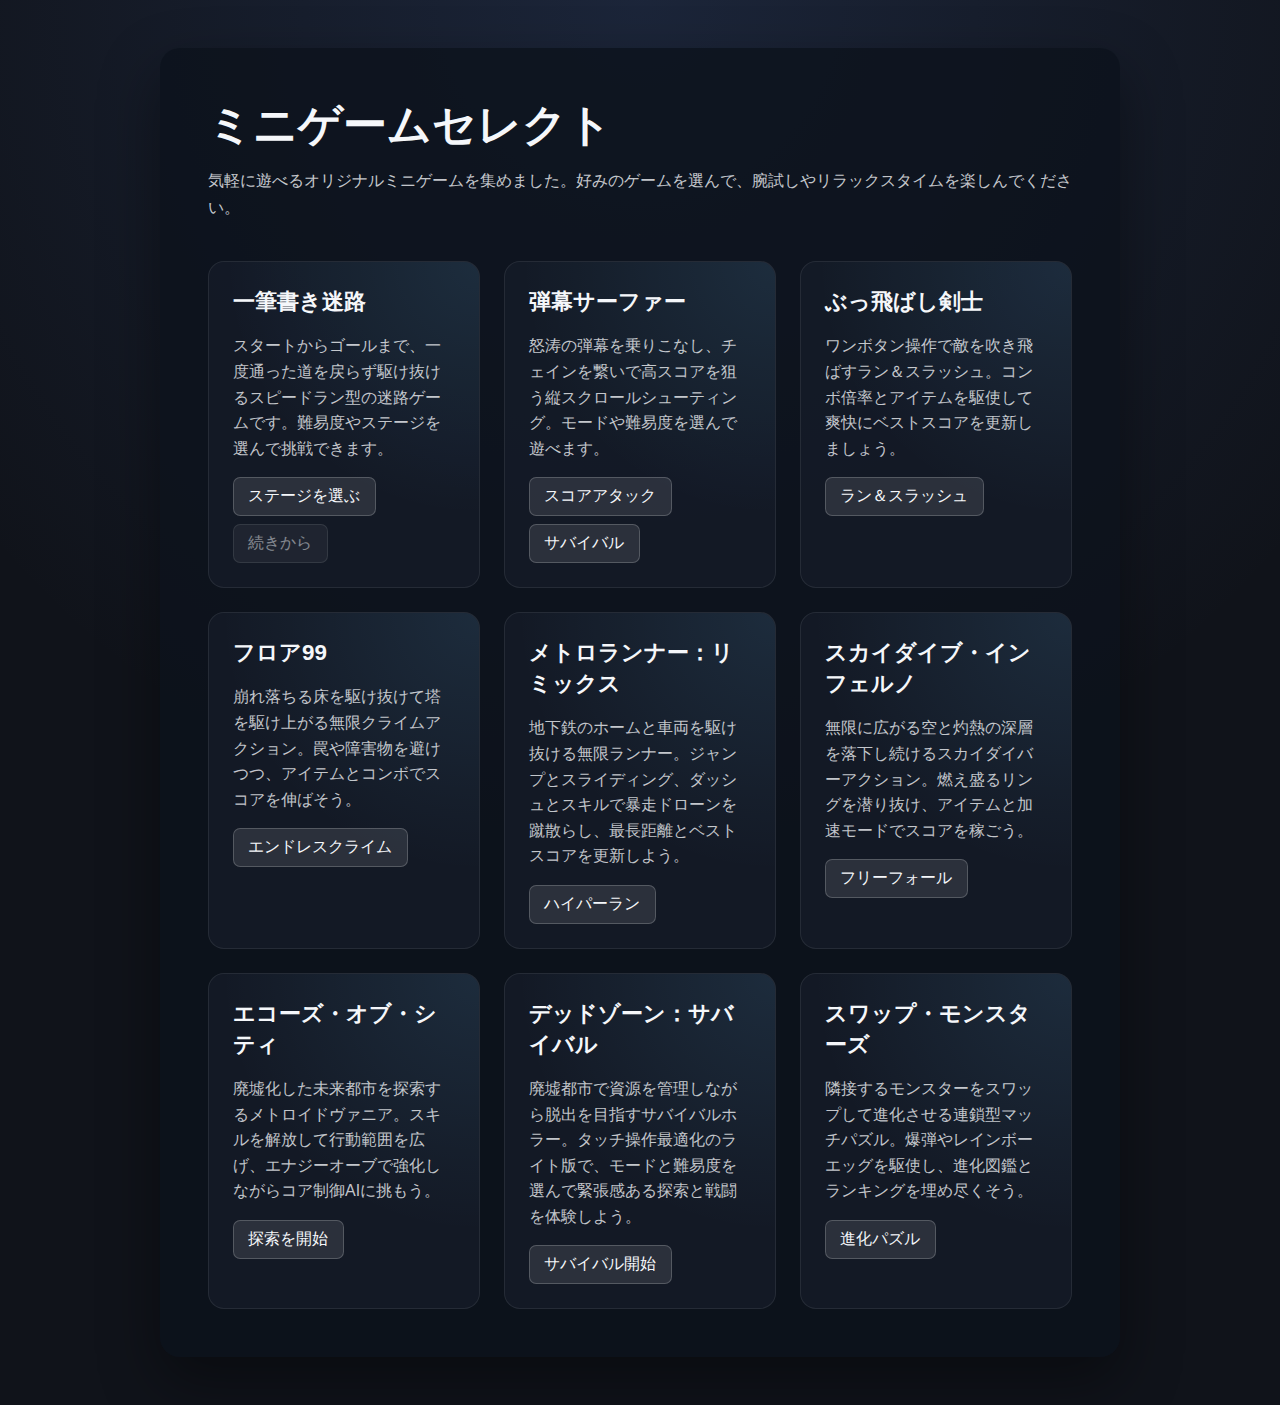
<file: index.html>
<!DOCTYPE html>
<html lang="ja">
<head>
  <meta charset="utf-8" />
  <meta name="viewport" content="width=device-width, initial-scale=1.0, maximum-scale=1.0, user-scalable=no" />
  <title>ミニゲームセレクト</title>
  <style>
    :root {
      color-scheme: dark light;
      --bg: #10131a;
      --panel: rgba(20, 27, 39, 0.85);
      --accent: #6cf;
      --text: #f5f7fa;
      --safe-top: env(safe-area-inset-top, 0px);
      --safe-right: env(safe-area-inset-right, 0px);
      --safe-bottom: env(safe-area-inset-bottom, 0px);
      --safe-left: env(safe-area-inset-left, 0px);
      --page-padding: clamp(1.5rem, 4vw, 3rem);
      font-family: 'Segoe UI', 'Hiragino Sans', sans-serif;
    }
    * { box-sizing: border-box; }
    body {
      margin: 0;
      min-height: 100vh;
      min-height: 100dvh;
      display: flex;
      justify-content: center;
      align-items: center;
      padding: var(--page-padding);
      padding-top: calc(var(--page-padding) + var(--safe-top));
      padding-bottom: calc(var(--page-padding) + var(--safe-bottom));
      padding-left: calc(var(--page-padding) + var(--safe-left));
      padding-right: calc(var(--page-padding) + var(--safe-right));
      background: radial-gradient(circle at top, rgba(80,120,200,0.18), transparent 55%), var(--bg);
      color: var(--text);
    }
    .menu-screen {
      width: min(960px, 100%);
      background: rgba(12,18,28,0.82);
      border-radius: 1.25rem;
      box-shadow: 0 24px 60px rgba(0,0,0,0.4);
      display: flex;
      justify-content: center;
    }
    .menu-content {
      width: 100%;
      padding: clamp(2rem, 5vw, 3rem);
      display: flex;
      flex-direction: column;
      gap: clamp(1.5rem, 4vw, 2.5rem);
    }
    .menu-header h1 {
      margin: 0 0 0.75rem;
      font-size: clamp(2rem, 4vw, 2.75rem);
    }
    .menu-header p {
      margin: 0;
      line-height: 1.7;
      color: rgba(245,247,250,0.8);
    }
    .menu-grid {
      display: grid;
      grid-template-columns: repeat(auto-fit, minmax(240px, 1fr));
      gap: 1.5rem;
    }
    .menu-card {
      background: rgba(20,27,39,0.9);
      border-radius: 1rem;
      padding: 1.5rem;
      display: flex;
      flex-direction: column;
      gap: 1rem;
      border: 1px solid rgba(255,255,255,0.08);
      position: relative;
      overflow: hidden;
    }
    .menu-card::before {
      content: '';
      position: absolute;
      inset: 0;
      background: radial-gradient(circle at top right, rgba(110,200,255,0.18), transparent 60%);
      opacity: 0.6;
      pointer-events: none;
      z-index: 0;
    }
    .menu-card > * {
      position: relative;
      z-index: 1;
    }
    .menu-card h2 {
      margin: 0;
      font-size: 1.4rem;
    }
    .menu-card p {
      margin: 0;
      line-height: 1.6;
      color: rgba(245,247,250,0.78);
    }
    .menu-actions {
      display: flex;
      flex-wrap: wrap;
      gap: 0.5rem;
    }
    button {
      font: inherit;
      border-radius: 0.45rem;
      border: 1px solid rgba(255,255,255,0.2);
      background: rgba(255,255,255,0.1);
      color: inherit;
      padding: 0.5rem 0.9rem;
      cursor: pointer;
      transition: transform 0.1s ease, background 0.2s ease;
    }
    button:hover:not(:disabled) { background: rgba(255,255,255,0.2); }
    button:active:not(:disabled) { transform: scale(0.97); }
    button:disabled {
      cursor: not-allowed;
      opacity: 0.5;
    }
    @media (max-width: 640px) {
      body {
        justify-content: flex-start;
        align-items: stretch;
      }
      .menu-actions {
        width: 100%;
      }
      button {
        flex: 1;
      }
    }
  </style>
</head>
<body>
  <div class="menu-screen" id="menuScreen">
    <div class="menu-content">
      <div class="menu-header">
        <h1>ミニゲームセレクト</h1>
        <p>気軽に遊べるオリジナルミニゲームを集めました。好みのゲームを選んで、腕試しやリラックスタイムを楽しんでください。</p>
      </div>
      <div class="menu-grid">
        <article class="menu-card">
          <h2>一筆書き迷路</h2>
          <p>スタートからゴールまで、一度通った道を戻らず駆け抜けるスピードラン型の迷路ゲームです。難易度やステージを選んで挑戦できます。</p>
          <div class="menu-actions">
            <button id="menuStartBtn" type="button">ステージを選ぶ</button>
            <button id="menuContinueBtn" type="button" aria-disabled="true" disabled>続きから</button>
          </div>
        </article>
        <article class="menu-card">
          <h2>弾幕サーファー</h2>
          <p>怒涛の弾幕を乗りこなし、チェインを繋いで高スコアを狙う縦スクロールシューティング。モードや難易度を選んで遊べます。</p>
          <div class="menu-actions">
            <button id="menuShooterScoreBtn" type="button">スコアアタック</button>
            <button id="menuShooterSurvivalBtn" type="button">サバイバル</button>
          </div>
        </article>
        <article class="menu-card">
          <h2>ぶっ飛ばし剣士</h2>
          <p>ワンボタン操作で敵を吹き飛ばすラン＆スラッシュ。コンボ倍率とアイテムを駆使して爽快にベストスコアを更新しましょう。</p>
          <div class="menu-actions">
            <button id="menuBladeBtn" type="button">ラン＆スラッシュ</button>
          </div>
        </article>
        <article class="menu-card">
          <h2>フロア99</h2>
          <p>崩れ落ちる床を駆け抜けて塔を駆け上がる無限クライムアクション。罠や障害物を避けつつ、アイテムとコンボでスコアを伸ばそう。</p>
          <div class="menu-actions">
            <button id="menuTowerBtn" type="button">エンドレスクライム</button>
          </div>
        </article>
        <article class="menu-card">
          <h2>メトロランナー：リミックス</h2>
          <p>地下鉄のホームと車両を駆け抜ける無限ランナー。ジャンプとスライディング、ダッシュとスキルで暴走ドローンを蹴散らし、最長距離とベストスコアを更新しよう。</p>
          <div class="menu-actions">
            <button id="menuRunnerBtn" type="button">ハイパーラン</button>
          </div>
        </article>
        <article class="menu-card">
          <h2>スカイダイブ・インフェルノ</h2>
          <p>無限に広がる空と灼熱の深層を落下し続けるスカイダイバーアクション。燃え盛るリングを潜り抜け、アイテムと加速モードでスコアを稼ごう。</p>
          <div class="menu-actions">
            <button id="menuSkydiveBtn" type="button">フリーフォール</button>
          </div>
        </article>
        <article class="menu-card">
          <h2>エコーズ・オブ・シティ</h2>
          <p>廃墟化した未来都市を探索するメトロイドヴァニア。スキルを解放して行動範囲を広げ、エナジーオーブで強化しながらコア制御AIに挑もう。</p>
          <div class="menu-actions">
            <button id="menuEchoesBtn" type="button">探索を開始</button>
          </div>
        </article>
        <article class="menu-card">
          <h2>デッドゾーン：サバイバル</h2>
          <p>廃墟都市で資源を管理しながら脱出を目指すサバイバルホラー。タッチ操作最適化のライト版で、モードと難易度を選んで緊張感ある探索と戦闘を体験しよう。</p>
          <div class="menu-actions">
            <button id="menuDeadzoneBtn" type="button">サバイバル開始</button>
          </div>
        </article>
        <article class="menu-card">
          <h2>スワップ・モンスターズ</h2>
          <p>隣接するモンスターをスワップして進化させる連鎖型マッチパズル。爆弾やレインボーエッグを駆使し、進化図鑑とランキングを埋め尽くそう。</p>
          <div class="menu-actions">
            <button id="menuSwapBtn" type="button">進化パズル</button>
          </div>
        </article>
      </div>
    </div>
  </div>
  <script>
  (() => {
    const startBtn = document.getElementById('menuStartBtn');
    const continueBtn = document.getElementById('menuContinueBtn');
    const scoreBtn = document.getElementById('menuShooterScoreBtn');
    const survivalBtn = document.getElementById('menuShooterSurvivalBtn');
    const bladeBtn = document.getElementById('menuBladeBtn');
    const towerBtn = document.getElementById('menuTowerBtn');
    const runnerBtn = document.getElementById('menuRunnerBtn');
    const skydiveBtn = document.getElementById('menuSkydiveBtn');
    const echoesBtn = document.getElementById('menuEchoesBtn');
    const deadzoneBtn = document.getElementById('menuDeadzoneBtn');
    const swapBtn = document.getElementById('menuSwapBtn');

    function getContinueData() {
      try {
        const data = JSON.parse(localStorage.getItem('osm_continue'));
        if (!data || typeof data !== 'object') return null;
        if (!data.difficulty || typeof data.stage === 'undefined') return null;
        return data;
      } catch (err) {
        return null;
      }
    }

    function updateContinue() {
      if (!continueBtn) return;
      const hasData = !!getContinueData();
      continueBtn.disabled = !hasData;
      continueBtn.setAttribute('aria-disabled', hasData ? 'false' : 'true');
    }

    if (startBtn) {
      startBtn.addEventListener('click', () => {
        window.location.href = 'maze.html';
      });
    }

    if (continueBtn) {
      continueBtn.addEventListener('click', () => {
        if (!continueBtn.disabled) {
          window.location.href = 'maze.html?continue=1';
        }
      });
    }

    if (scoreBtn) {
      scoreBtn.addEventListener('click', () => {
        window.location.href = 'shooter.html?mode=score&autostart=1';
      });
    }

    if (survivalBtn) {
      survivalBtn.addEventListener('click', () => {
        window.location.href = 'shooter.html?mode=survival&autostart=1';
      });
    }

    if (bladeBtn) {
      bladeBtn.addEventListener('click', () => {
        window.location.href = 'swordsman.html';
      });
    }

    if (towerBtn) {
      towerBtn.addEventListener('click', () => {
        window.location.href = 'floor99.html';
      });
    }

    if (runnerBtn) {
      runnerBtn.addEventListener('click', () => {
        window.location.href = 'metrorunner.html';
      });
    }

    if (skydiveBtn) {
      skydiveBtn.addEventListener('click', () => {
        window.location.href = 'skydive.html';
      });
    }

    if (echoesBtn) {
      echoesBtn.addEventListener('click', () => {
        window.location.href = 'echoes.html';
      });
    }

    if (deadzoneBtn) {
      deadzoneBtn.addEventListener('click', () => {
        window.location.href = 'deadzone.html';
      });
    }

    if (swapBtn) {
      swapBtn.addEventListener('click', () => {
        window.location.href = 'swapmonsters.html';
      });
    }

    updateContinue();
    window.addEventListener('storage', updateContinue);
  })();
  </script>
</body>
</html>
</file>
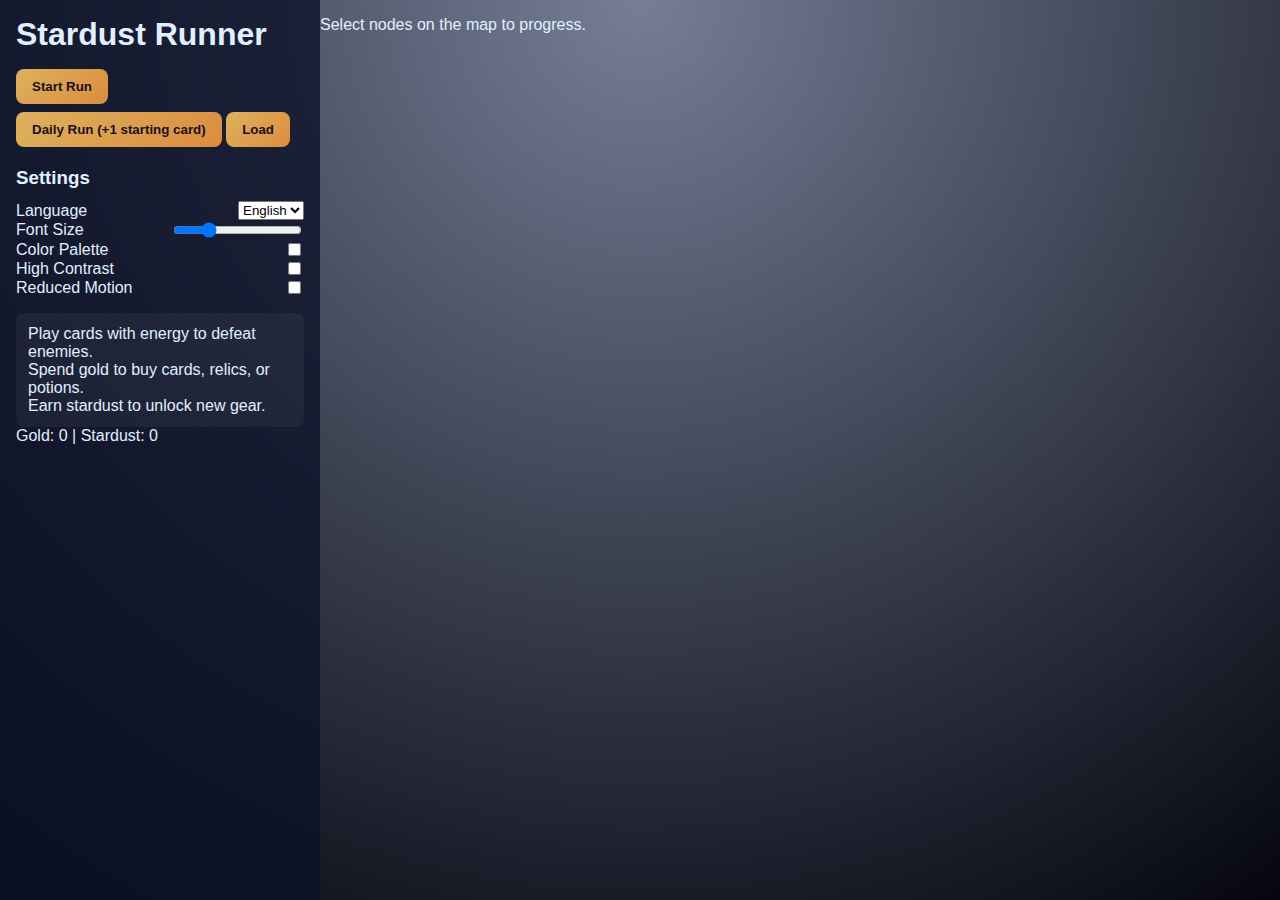
<file: stardust/index.html>
<!DOCTYPE html>
<html lang="en">
<head>
  <meta charset="UTF-8" />
  <title>Stardust Runner</title>
  <meta name="viewport" content="width=device-width, initial-scale=1" />
  <link rel="stylesheet" href="styles.css" />
</head>
<body>
  <main>
    <aside id="sidebar">
      <h1 id="title">Stardust Runner</h1>
      <div class="settings-group">
        <button id="start-btn"></button>
        <button id="daily-btn"></button>
        <button id="load-btn"></button>
      </div>
      <div class="settings-group">
        <h3 id="settings-title"></h3>
        <div class="label-row">
          <label for="language-select" id="language-label"></label>
          <select id="language-select">
            <option value="en">English</option>
            <option value="ja">日本語</option>
          </select>
        </div>
        <div class="label-row">
          <label for="font-range" id="font-label"></label>
          <input type="range" id="font-range" min="14" max="22" step="1" value="16" />
        </div>
        <div class="label-row">
          <label for="palette-toggle" id="palette-label"></label>
          <input type="checkbox" id="palette-toggle" />
        </div>
        <div class="label-row">
          <label for="contrast-toggle" id="contrast-label"></label>
          <input type="checkbox" id="contrast-toggle" />
        </div>
        <div class="label-row">
          <label for="motion-toggle" id="motion-label"></label>
          <input type="checkbox" id="motion-toggle" />
        </div>
      </div>
      <div id="tutorial"></div>
      <div id="meta"></div>
    </aside>
    <section id="content">
      <div id="scene"></div>
      <div class="toast" id="toast"></div>
    </section>
  </main>
  <script type="module" src="src/main.js"></script>
</body>
</html>
</file>
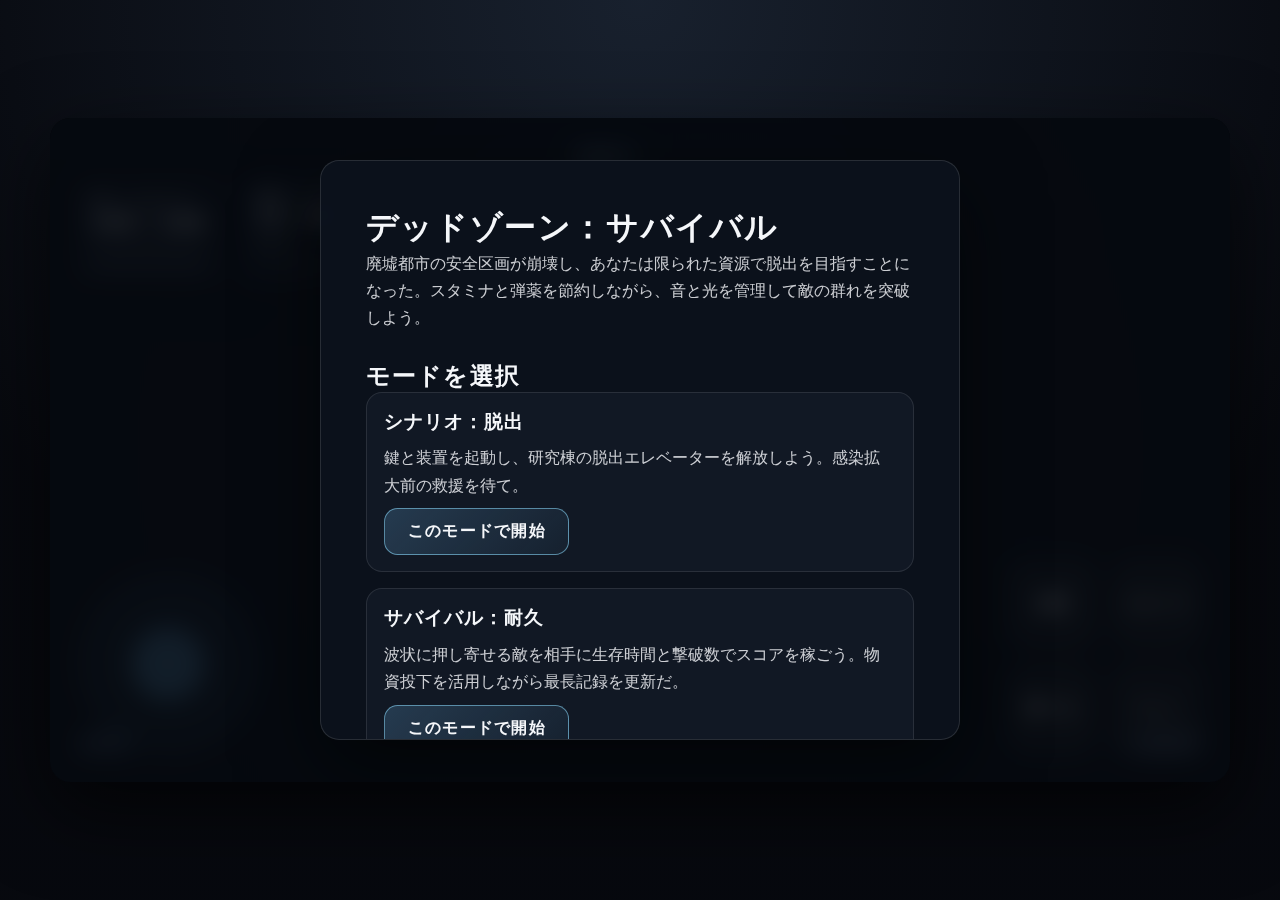
<file: deadzone.html>
<!DOCTYPE html>
<html lang="ja">
<head>
  <meta charset="utf-8" />
  <meta name="viewport" content="width=device-width, initial-scale=1.0, maximum-scale=1.0, user-scalable=no" />
  <title>デッドゾーン：サバイバル</title>
  <style>
    :root {
      color-scheme: dark;
      font-family: "Segoe UI", "Hiragino Sans", system-ui, sans-serif;
      --bg: radial-gradient(circle at top, rgba(28, 42, 64, 0.6), rgba(6, 8, 14, 0.92) 70%);
      --panel: rgba(12, 16, 24, 0.86);
      --panel-border: rgba(255, 255, 255, 0.12);
      --accent: #8cf;
      --accent-strong: #50c8ff;
      --danger: #ff5967;
      --safe-top: env(safe-area-inset-top, 0px);
      --safe-right: env(safe-area-inset-right, 0px);
      --safe-bottom: env(safe-area-inset-bottom, 0px);
      --safe-left: env(safe-area-inset-left, 0px);
      --page-padding: clamp(0.8rem, 3vw, 1.6rem);
    }
    * {
      box-sizing: border-box;
      user-select: none;
    }
    body {
      margin: 0;
      min-height: 100vh;
      min-height: 100dvh;
      background: var(--bg);
      color: #f5f7fa;
      display: flex;
      align-items: center;
      justify-content: center;
      padding: var(--page-padding);
      padding-top: calc(var(--page-padding) + var(--safe-top));
      padding-bottom: calc(var(--page-padding) + var(--safe-bottom));
      padding-left: calc(var(--page-padding) + var(--safe-left));
      padding-right: calc(var(--page-padding) + var(--safe-right));
      touch-action: none;
    }
    .app-shell {
      position: relative;
      width: min(1180px, 100%);
      aspect-ratio: 16 / 9;
      background: rgba(6, 10, 18, 0.92);
      border-radius: clamp(0.8rem, 1.6vw, 1.4rem);
      overflow: hidden;
      box-shadow: 0 28px 80px rgba(0, 0, 0, 0.65);
      display: flex;
      justify-content: stretch;
      align-items: stretch;
    }
    canvas#gameCanvas {
      flex: 1;
      width: 100%;
      height: 100%;
      display: block;
      background: radial-gradient(circle, rgba(12, 18, 28, 0.6), rgba(4, 6, 10, 0.96));
    }
    .hud-layer {
      position: absolute;
      inset: 0;
      display: flex;
      flex-direction: column;
      justify-content: space-between;
      pointer-events: none;
      padding: clamp(1rem, 3vw, 1.5rem);
    }
    .hud-top {
      display: flex;
      flex-wrap: wrap;
      gap: clamp(0.5rem, 1.2vw, 0.9rem);
      align-items: center;
    }
    .hud-bottom {
      display: flex;
      justify-content: space-between;
      align-items: flex-end;
      flex-wrap: wrap;
      gap: clamp(0.6rem, 1vw, 1.2rem);
    }
    .hud-card {
      pointer-events: auto;
      background: rgba(12, 18, 28, 0.78);
      border-radius: 0.9rem;
      border: 1px solid rgba(255, 255, 255, 0.12);
      padding: 0.65rem 0.9rem;
      min-width: 150px;
      box-shadow: 0 14px 40px rgba(0, 0, 0, 0.4);
    }
    .hud-card h2 {
      margin: 0;
      font-size: 0.85rem;
      letter-spacing: 0.08em;
      text-transform: uppercase;
      color: rgba(255, 255, 255, 0.7);
    }
    .hud-card strong {
      display: block;
      font-size: clamp(0.95rem, 1.8vw, 1.3rem);
      letter-spacing: 0.04em;
    }
    .bar {
      position: relative;
      height: 12px;
      border-radius: 999px;
      background: rgba(255, 255, 255, 0.12);
      overflow: hidden;
      margin-top: 0.4rem;
    }
    .bar span {
      position: absolute;
      inset: 0;
      width: 0%;
      border-radius: inherit;
      transition: width 0.2s ease;
    }
    .bar-health span { background: linear-gradient(90deg, #ff6575, #ff314e); }
    .bar-stamina span { background: linear-gradient(90deg, #66dcff, #3aa7ff); }
    .bar-noise span { background: linear-gradient(90deg, rgba(255, 214, 102, 0.92), rgba(255, 132, 74, 0.9)); }
    .ammo-indicator {
      display: grid;
      grid-template-columns: auto auto;
      gap: 0.25rem 0.75rem;
      margin-top: 0.4rem;
      font-size: 0.78rem;
      letter-spacing: 0.04em;
      color: rgba(255, 255, 255, 0.72);
    }
    .inventory {
      display: flex;
      gap: 0.35rem;
      margin-top: 0.4rem;
      flex-wrap: wrap;
    }
    .inventory-slot {
      width: 36px;
      height: 36px;
      border-radius: 0.6rem;
      background: rgba(255, 255, 255, 0.08);
      border: 1px solid rgba(255, 255, 255, 0.16);
      display: grid;
      place-items: center;
      font-size: 0.8rem;
      letter-spacing: 0.04em;
      color: rgba(255, 255, 255, 0.82);
    }
    .inventory-slot.empty {
      opacity: 0.35;
    }
    .minimap {
      width: clamp(120px, 18vw, 180px);
      height: clamp(120px, 18vw, 180px);
      border-radius: 1rem;
      background: rgba(6, 10, 18, 0.86);
      border: 1px solid rgba(255, 255, 255, 0.12);
      position: relative;
      overflow: hidden;
    }
    canvas#minimapCanvas {
      width: 100%;
      height: 100%;
      display: block;
    }
    .wave-info {
      background: rgba(20, 36, 56, 0.75);
      border-radius: 0.7rem;
      padding: 0.4rem 0.7rem;
      font-size: 0.75rem;
      letter-spacing: 0.05em;
      color: rgba(255, 255, 255, 0.76);
      align-self: flex-start;
    }
    .touch-controls {
      position: absolute;
      inset: 0;
      pointer-events: none;
      padding: clamp(0.9rem, 2.2vw, 1.8rem);
      display: flex;
      justify-content: space-between;
      align-items: flex-end;
      gap: 1rem;
    }
    .thumb-zone {
      pointer-events: auto;
      touch-action: none;
      display: grid;
      place-items: center;
    }
    .joystick {
      position: relative;
      width: clamp(120px, 24vw, 180px);
      height: clamp(120px, 24vw, 180px);
      border-radius: 50%;
      background: radial-gradient(circle, rgba(120, 200, 255, 0.16), rgba(120, 200, 255, 0.05));
      border: 1px solid rgba(120, 200, 255, 0.35);
      backdrop-filter: blur(6px);
    }
    .joystick-handle {
      position: absolute;
      width: 40%;
      height: 40%;
      border-radius: 50%;
      background: rgba(120, 200, 255, 0.5);
      border: 1px solid rgba(120, 200, 255, 0.8);
      transform: translate(-50%, -50%);
      left: 50%;
      top: 50%;
      transition: left 0.1s ease, top 0.1s ease;
    }
    .button-cluster {
      display: grid;
      grid-template-columns: repeat(2, minmax(66px, clamp(70px, 18vw, 90px)));
      grid-auto-rows: minmax(66px, clamp(70px, 18vw, 90px));
      gap: clamp(0.5rem, 1.4vw, 0.9rem);
    }
    .touch-button {
      pointer-events: auto;
      border-radius: 1.4rem;
      border: 1px solid rgba(255, 255, 255, 0.16);
      background: rgba(255, 255, 255, 0.08);
      color: #f5f7fa;
      font-weight: 600;
      letter-spacing: 0.04em;
      font-size: clamp(0.7rem, 1.4vw, 1rem);
      display: flex;
      justify-content: center;
      align-items: center;
      text-align: center;
      padding: 0.5rem;
      backdrop-filter: blur(8px);
    }
    .touch-button.highlight {
      background: rgba(128, 220, 255, 0.35);
      border-color: rgba(128, 220, 255, 0.8);
    }
    .touch-button.small {
      font-size: clamp(0.6rem, 1.2vw, 0.85rem);
      border-radius: 1rem;
    }
    .overlay {
      position: absolute;
      inset: 0;
      display: grid;
      place-items: center;
      background: rgba(6, 10, 16, 0.82);
      backdrop-filter: blur(12px);
      opacity: 0;
      pointer-events: none;
      transition: opacity 0.3s ease;
      padding: clamp(1.4rem, 4vw, 2.6rem);
    }
    .overlay.active {
      opacity: 1;
      pointer-events: auto;
    }
    .panel {
      width: min(640px, 100%);
      background: rgba(12, 18, 28, 0.92);
      border-radius: 1.2rem;
      border: 1px solid rgba(255, 255, 255, 0.12);
      box-shadow: 0 30px 80px rgba(0, 0, 0, 0.55);
      padding: clamp(1.6rem, 4vw, 2.8rem);
      display: flex;
      flex-direction: column;
      gap: clamp(1rem, 3vw, 1.8rem);
      max-height: min(100%, 88vh);
      overflow-y: auto;
      -webkit-overflow-scrolling: touch;
    }
    h1, h2, h3 {
      margin: 0;
      letter-spacing: 0.05em;
    }
    p {
      margin: 0;
      line-height: 1.7;
      color: rgba(245, 247, 250, 0.82);
    }
    .mode-list {
      display: grid;
      gap: 1rem;
    }
    .mode-card {
      background: rgba(18, 26, 38, 0.9);
      border-radius: 1rem;
      border: 1px solid rgba(255, 255, 255, 0.1);
      padding: 1rem 1.1rem;
      display: grid;
      gap: 0.6rem;
    }
    .mode-card button {
      justify-self: flex-start;
    }
    .button-row {
      display: flex;
      flex-wrap: wrap;
      gap: 0.6rem;
    }
    button {
      font: inherit;
      letter-spacing: 0.08em;
      font-weight: 600;
      border-radius: 0.85rem;
      border: 1px solid rgba(140, 220, 255, 0.55);
      padding: 0.75rem 1.4rem;
      background: linear-gradient(135deg, rgba(120, 200, 255, 0.2), rgba(120, 200, 255, 0.05));
      color: #f5f7fa;
      cursor: pointer;
      transition: transform 0.16s ease, background 0.2s ease, box-shadow 0.2s ease;
    }
    button:hover:not(:disabled) {
      background: linear-gradient(135deg, rgba(140, 220, 255, 0.35), rgba(120, 200, 255, 0.12));
    }
    button:active:not(:disabled) {
      transform: scale(0.97);
    }
    button:disabled {
      opacity: 0.5;
      cursor: not-allowed;
    }
    .toggle-row {
      display: grid;
      gap: 0.4rem;
    }
    label.option {
      display: flex;
      justify-content: space-between;
      align-items: center;
      gap: 0.6rem;
      font-size: 0.9rem;
    }
    input[type="range"] {
      width: 100%;
    }
    .results-grid {
      display: grid;
      grid-template-columns: repeat(auto-fit, minmax(180px, 1fr));
      gap: 0.9rem;
    }
    .result-card {
      padding: 0.75rem;
      background: rgba(12, 18, 28, 0.85);
      border-radius: 0.8rem;
      border: 1px solid rgba(255, 255, 255, 0.1);
      display: grid;
      gap: 0.3rem;
    }
    .result-card span {
      font-size: 0.75rem;
      letter-spacing: 0.05em;
      color: rgba(255, 255, 255, 0.68);
    }
    .result-card strong {
      font-size: 1.1rem;
      letter-spacing: 0.04em;
    }
    .badge-row {
      display: flex;
      flex-wrap: wrap;
      gap: 0.4rem;
    }
    .badge {
      padding: 0.3rem 0.6rem;
      background: rgba(120, 200, 255, 0.18);
      border-radius: 999px;
      font-size: 0.7rem;
      letter-spacing: 0.08em;
      color: rgba(245, 247, 250, 0.78);
      border: 1px solid rgba(120, 200, 255, 0.4);
    }
    .tutorial-tip {
      position: absolute;
      max-width: clamp(200px, 40vw, 300px);
      background: rgba(18, 26, 38, 0.9);
      border-radius: 0.8rem;
      border: 1px solid rgba(255, 255, 255, 0.12);
      padding: 0.75rem 1rem;
      box-shadow: 0 16px 40px rgba(0, 0, 0, 0.4);
      color: rgba(245, 247, 250, 0.85);
      backdrop-filter: blur(10px);
      pointer-events: auto;
      animation: fadeIn 0.4s ease;
    }
    .tutorial-tip button {
      margin-top: 0.6rem;
      padding: 0.55rem 1rem;
      font-size: 0.75rem;
    }
    @keyframes fadeIn {
      from { opacity: 0; transform: translateY(12px); }
      to { opacity: 1; transform: translateY(0); }
    }
    @media (max-width: 720px) {
      body { padding: 0; }
      .app-shell {
        border-radius: 0;
        width: 100vw;
        height: 100vh;
        aspect-ratio: auto;
      }
      .hud-layer {
        padding: 1rem;
      }
      .hud-card { min-width: unset; }
      .touch-controls { padding: 1rem; }
      .button-cluster { grid-template-columns: repeat(2, minmax(62px, 28vw)); }
    }
  </style>
</head>
<body>
  <div class="app-shell" id="appShell">
    <canvas id="gameCanvas" width="1280" height="720" aria-label="ゲーム画面"></canvas>
    <div class="hud-layer" aria-live="polite">
      <div class="hud-top">
        <div class="hud-card" id="healthCard">
          <h2>HP / スタミナ</h2>
          <strong id="healthText">100 / 100</strong>
          <div class="bar bar-health"><span id="healthBar"></span></div>
          <div class="bar bar-stamina"><span id="staminaBar"></span></div>
        </div>
        <div class="hud-card" id="ammoCard">
          <h2>弾薬 / スコア</h2>
          <strong id="ammoText">15 / 45</strong>
          <div class="ammo-indicator">
            <div>命中率</div><div id="accuracyText">0%</div>
            <div>ヘッドショット</div><div id="headshotText">0</div>
          </div>
        </div>
        <div class="hud-card" id="inventoryCard">
          <h2>所持品</h2>
          <div class="inventory" id="inventorySlots"></div>
        </div>
        <div class="wave-info" id="objectiveInfo">準備完了</div>
        <div class="minimap">
          <canvas id="minimapCanvas" width="180" height="180" aria-hidden="true"></canvas>
        </div>
      </div>
      <div class="hud-bottom">
        <div class="wave-info" id="timerInfo">00:00</div>
        <div class="wave-info" id="difficultyInfo">NORMAL</div>
      </div>
    </div>
    <div class="touch-controls" id="touchControls" aria-hidden="true">
      <div class="thumb-zone" id="leftThumb">
        <div class="joystick" id="joystick">
          <div class="joystick-handle" id="joystickHandle"></div>
        </div>
      </div>
      <div class="thumb-zone" id="rightThumb">
        <div class="button-cluster" id="buttonCluster">
          <div class="touch-button" id="shootButton">射撃</div>
          <div class="touch-button" id="reloadButton">リロード</div>
          <div class="touch-button" id="actionButton">調べる</div>
          <div class="touch-button small" id="lightButton">ライト</div>
        </div>
      </div>
    </div>
    <div class="overlay active" id="startOverlay" role="dialog" aria-modal="true">
      <div class="panel">
        <header>
          <h1>デッドゾーン：サバイバル</h1>
          <p>廃墟都市の安全区画が崩壊し、あなたは限られた資源で脱出を目指すことになった。スタミナと弾薬を節約しながら、音と光を管理して敵の群れを突破しよう。</p>
        </header>
        <section>
          <h2>モードを選択</h2>
          <div class="mode-list">
            <article class="mode-card">
              <h3>シナリオ：脱出</h3>
              <p>鍵と装置を起動し、研究棟の脱出エレベーターを解放しよう。感染拡大前の救援を待て。</p>
              <div class="button-row">
                <button data-mode="scenario">このモードで開始</button>
              </div>
            </article>
            <article class="mode-card">
              <h3>サバイバル：耐久</h3>
              <p>波状に押し寄せる敵を相手に生存時間と撃破数でスコアを稼ごう。物資投下を活用しながら最長記録を更新だ。</p>
              <div class="button-row">
                <button data-mode="survival">このモードで開始</button>
              </div>
            </article>
          </div>
        </section>
        <section>
          <h2>難易度</h2>
          <div class="button-row" id="difficultyButtons">
            <button data-difficulty="easy">EASY</button>
            <button data-difficulty="normal" class="active">NORMAL</button>
            <button data-difficulty="hard">HARD</button>
          </div>
        </section>
        <section class="toggle-row">
          <label class="option">照準アシスト強度 <input type="range" id="aimSlider" min="0" max="1" step="0.1" value="0.6" /></label>
          <label class="option">触覚フィードバック <input type="checkbox" id="vibrationToggle" checked /></label>
          <label class="option">片手モード <input type="checkbox" id="oneHandToggle" /></label>
          <label class="option">品質プリセット
            <select id="qualitySelect">
              <option value="high">高</option>
              <option value="medium" selected>中</option>
              <option value="low">低</option>
            </select>
          </label>
        </section>
        <section>
          <div class="button-row">
            <button id="continueButton" disabled>続きから</button>
            <button id="clearRecordsButton">記録をリセット</button>
          </div>
        </section>
      </div>
    </div>
    <div class="overlay" id="pauseOverlay" role="dialog" aria-modal="true" aria-hidden="true">
      <div class="panel">
        <h2>ポーズ</h2>
        <p>タッチまたはキーボードで操作を再開できます。戦術を見直し、資源を節約しよう。</p>
        <div class="button-row">
          <button id="resumeButton">再開</button>
          <button id="restartButton">やり直す</button>
          <button id="returnButton">メニューに戻る</button>
        </div>
        <section class="toggle-row">
          <label class="option">照準アシスト <input type="range" id="pauseAimSlider" min="0" max="1" step="0.1" /></label>
          <label class="option">スクリーンシェイク <input type="range" id="shakeSlider" min="0" max="1" step="0.1" value="0.6" /></label>
          <label class="option">UI左右反転 <input type="checkbox" id="swapUiToggle" /></label>
          <label class="option">ブラー抑制 <input type="checkbox" id="blurToggle" /></label>
        </section>
      </div>
    </div>
    <div class="overlay" id="resultOverlay" role="dialog" aria-modal="true" aria-hidden="true">
      <div class="panel">
        <header>
          <h2 id="resultTitle">リザルト</h2>
          <p id="resultSubtitle">スコアの詳細を確認しよう。</p>
        </header>
        <section class="results-grid">
          <div class="result-card"><span>総合スコア</span><strong id="resultScore">0</strong></div>
          <div class="result-card"><span>生存時間</span><strong id="resultTime">00:00</strong></div>
          <div class="result-card"><span>撃破数</span><strong id="resultKills">0</strong></div>
          <div class="result-card"><span>命中率</span><strong id="resultAccuracy">0%</strong></div>
          <div class="result-card"><span>最大連続ヘッドショット</span><strong id="resultStreak">0</strong></div>
          <div class="result-card"><span>探索率</span><strong id="resultExplore">0%</strong></div>
        </section>
        <section>
          <h3>取得ボーナス</h3>
          <div class="badge-row" id="resultBadges"></div>
        </section>
        <section>
          <h3>ベスト記録</h3>
          <p id="resultBest">-</p>
        </section>
        <div class="button-row">
          <button id="resultRetry">再挑戦</button>
          <button id="resultMenu">メニューへ戻る</button>
        </div>
      </div>
    </div>
    <div class="tutorial-tip" id="tutorialTip" hidden>
      <p id="tutorialText">移動：左のバーチャルスティックをドラッグ。</p>
      <button id="tutorialNext">次へ</button>
    </div>
  </div>
  <script>
  (() => {
    const canvas = document.getElementById('gameCanvas');
    const ctx = canvas.getContext('2d');
    const minimapCanvas = document.getElementById('minimapCanvas');
    const minimapCtx = minimapCanvas.getContext('2d');
    const appShell = document.getElementById('appShell');

    const startOverlay = document.getElementById('startOverlay');
    const pauseOverlay = document.getElementById('pauseOverlay');
    const resultOverlay = document.getElementById('resultOverlay');
    const tutorialTip = document.getElementById('tutorialTip');

    const aimSlider = document.getElementById('aimSlider');
    const pauseAimSlider = document.getElementById('pauseAimSlider');
    const vibrationToggle = document.getElementById('vibrationToggle');
    const oneHandToggle = document.getElementById('oneHandToggle');
    const qualitySelect = document.getElementById('qualitySelect');
    const shakeSlider = document.getElementById('shakeSlider');
    const swapUiToggle = document.getElementById('swapUiToggle');
    const blurToggle = document.getElementById('blurToggle');

    const healthBar = document.getElementById('healthBar');
    const staminaBar = document.getElementById('staminaBar');
    const ammoText = document.getElementById('ammoText');
    const healthText = document.getElementById('healthText');
    const accuracyText = document.getElementById('accuracyText');
    const headshotText = document.getElementById('headshotText');
    const objectiveInfo = document.getElementById('objectiveInfo');
    const timerInfo = document.getElementById('timerInfo');
    const difficultyInfo = document.getElementById('difficultyInfo');
    const inventorySlots = document.getElementById('inventorySlots');

    const joystick = document.getElementById('joystick');
    const joystickHandle = document.getElementById('joystickHandle');
    const shootButton = document.getElementById('shootButton');
    const reloadButton = document.getElementById('reloadButton');
    const actionButton = document.getElementById('actionButton');
    const lightButton = document.getElementById('lightButton');
    const touchControls = document.getElementById('touchControls');
    const rightThumb = document.getElementById('rightThumb');
    const leftThumb = document.getElementById('leftThumb');

    const resumeButton = document.getElementById('resumeButton');
    const restartButton = document.getElementById('restartButton');
    const returnButton = document.getElementById('returnButton');
    const tutorialNext = document.getElementById('tutorialNext');

    const resultTitle = document.getElementById('resultTitle');
    const resultSubtitle = document.getElementById('resultSubtitle');
    const resultScore = document.getElementById('resultScore');
    const resultTime = document.getElementById('resultTime');
    const resultKills = document.getElementById('resultKills');
    const resultAccuracy = document.getElementById('resultAccuracy');
    const resultStreak = document.getElementById('resultStreak');
    const resultExplore = document.getElementById('resultExplore');
    const resultBadges = document.getElementById('resultBadges');
    const resultBest = document.getElementById('resultBest');
    const resultRetry = document.getElementById('resultRetry');
    const resultMenu = document.getElementById('resultMenu');

    const continueButton = document.getElementById('continueButton');
    const clearRecordsButton = document.getElementById('clearRecordsButton');

    const difficultyButtons = Array.from(document.querySelectorAll('#difficultyButtons button'));
    let selectedDifficulty = 'normal';
    difficultyButtons.forEach(btn => {
      btn.addEventListener('click', () => {
        selectedDifficulty = btn.dataset.difficulty;
        difficultyButtons.forEach(b => b.classList.toggle('active', b === btn));
        difficultyInfo.textContent = selectedDifficulty.toUpperCase();
      });
    });

    const state = {
      scene: 'menu',
      mode: 'scenario',
      difficulty: 'normal',
      running: false,
      lastTimestamp: 0,
      delta: 0,
      time: 0,
      survivalTime: 0,
      headshotStreak: 0,
      bestHeadshotStreak: 0,
      kills: 0,
      shotsFired: 0,
      shotsHit: 0,
      exploredCells: 0,
      totalCells: 1,
      wave: 0,
      noiseLevel: 0,
      lightOn: false,
      paused: false,
      inventoryHinted: false,
      tutorialStep: 0,
      autopause: false,
      quality: 'medium',
      aimAssist: 0.6,
      touchAvailable: 'ontouchstart' in window || navigator.maxTouchPoints > 0,
      gyroOffsetX: 0,
      gyroOffsetY: 0,
      bossIntroduced: false,
      records: {},
      pendingSave: null,
      mapSeed: Math.random() * 1e9 | 0,
    };

    const player = {
      x: 640,
      y: 360,
      angle: 0,
      speed: 0,
      vx: 0,
      vy: 0,
      radius: 18,
      health: 100,
      maxHealth: 100,
      stamina: 100,
      maxStamina: 100,
      staminaRecovery: 18,
      dashCooldown: 0,
      dashWindow: 0,
      dashVector: { x: 0, y: 0 },
      ammo: 12,
      clip: 12,
      maxClip: 12,
      reserve: 48,
      reloadTime: 1.2,
      reloadTimer: 0,
      reloading: false,
      fireRate: 0.2,
      fireTimer: 0,
      meleeCooldown: 0,
      items: [],
      maxItems: 5,
      lightPower: 1,
      visionRange: 260,
      exploration: new Set(),
      lastShotNoise: 0,
    };

    const world = {
      width: 1600,
      height: 1200,
      rooms: [],
      obstacles: [],
      exit: { x: 1200, y: 220, radius: 40, locked: true, visible: false },
      noiseSpots: [],
      safeRooms: [],
    };

    const input = {
      keys: new Set(),
      mouse: { x: 0, y: 0, down: false },
      joystick: { active: false, x: 0, y: 0, magnitude: 0, dashTap: 0, lastTapTime: 0 },
      shootHeld: false,
      actionHeld: false,
      reloadHeld: false,
      meleeQueued: false,
      swapUi: false,
      aimAssist: 0.6,
    };

    const arrays = {
      enemies: [],
      bullets: [],
      particles: [],
      pickups: [],
      damageTexts: [],
    };

    const difficulties = {
      easy: {
        enemyHp: 0.8,
        staminaDrain: 0.85,
        ammoBonus: 12,
        aimAssist: 0.8,
        scoreMultiplier: 0.8,
      },
      normal: {
        enemyHp: 1,
        staminaDrain: 1,
        ammoBonus: 0,
        aimAssist: 0.6,
        scoreMultiplier: 1,
      },
      hard: {
        enemyHp: 1.2,
        staminaDrain: 1.2,
        ammoBonus: -6,
        aimAssist: 0.4,
        scoreMultiplier: 1.3,
      },
    };

    const enemyTypes = {
      zombie: { speed: 36, damage: 9, health: 65, noiseSense: 220, fov: 140, attackRate: 1.4, score: 30 },
      runner: { speed: 88, damage: 14, health: 45, noiseSense: 320, fov: 170, attackRate: 1, score: 40 },
      armored: { speed: 48, damage: 18, health: 150, noiseSense: 260, fov: 120, attackRate: 1.8, headshotOnly: true, score: 75 },
      boss: { speed: 42, damage: 26, health: 650, noiseSense: 400, fov: 200, attackRate: 0.8, boss: true, score: 500 },
    };

    const pickupTypes = {
      medkit: { label: '回復', effect: () => healPlayer(45) },
      ammo: { label: '弾薬', effect: () => addAmmo(24) },
      stamina: { label: 'スタミナ', effect: () => { player.stamina = Math.min(player.maxStamina, player.stamina + 40); } },
      flash: { label: '閃光', effect: () => { triggerFlash(); } },
      key: { label: '鍵', effect: () => unlockExit(); },
      toolkit: { label: '工具', effect: () => reduceCooldowns(); },
    };

    const tutorialSteps = [
      { text: '移動：左のバーチャルスティックをドラッグ、または WASD。', anchor: () => joystick.getBoundingClientRect() },
      { text: '射撃：右下の「射撃」ボタンを長押し。PC はマウス左クリック。', anchor: () => shootButton.getBoundingClientRect() },
      { text: 'ダッシュ：左スティックを二度タップ、PCは Shift。スタミナに注意。', anchor: () => joystick.getBoundingClientRect() },
      { text: 'アクション：アイテムや装置で「調べる」ボタン。', anchor: () => actionButton.getBoundingClientRect() },
      { text: 'ライト：暗所でライトを点灯し敵の目を眩ませよう。', anchor: () => lightButton.getBoundingClientRect() },
    ];

    function loadRecords() {
      try {
        const data = JSON.parse(localStorage.getItem('deadzone_records'));
        if (data && typeof data === 'object') {
          state.records = data;
        }
      } catch (err) {
        console.warn('record load failed', err);
      }
    }

    function saveRecords() {
      try {
        localStorage.setItem('deadzone_records', JSON.stringify(state.records));
      } catch (err) {
        console.warn('record save failed', err);
      }
    }

    loadRecords();

    function updateContinueButton() {
      const key = localStorage.getItem('deadzone_continue');
      continueButton.disabled = !key;
    }

    updateContinueButton();

    function setOverlay(overlay, active) {
      if (active) {
        overlay.classList.add('active');
        overlay.setAttribute('aria-hidden', 'false');
      } else {
        overlay.classList.remove('active');
        overlay.setAttribute('aria-hidden', 'true');
      }
    }

    function vibrate(pattern) {
      if (!vibrationToggle.checked) return;
      if (navigator.vibrate) navigator.vibrate(pattern);
    }

    function formatTime(sec) {
      const minutes = Math.floor(sec / 60).toString().padStart(2, '0');
      const seconds = Math.floor(sec % 60).toString().padStart(2, '0');
      return `${minutes}:${seconds}`;
    }

    function distance(ax, ay, bx, by) {
      const dx = ax - bx;
      const dy = ay - by;
      return Math.hypot(dx, dy);
    }

    function clamp(v, min, max) {
      return Math.max(min, Math.min(max, v));
    }

    function lerp(a, b, t) {
      return a + (b - a) * t;
    }

    function randRange(min, max) {
      return Math.random() * (max - min) + min;
    }

    function seededRandom(seed) {
      const x = Math.sin(seed++) * 10000;
      return x - Math.floor(x);
    }

    function seededShuffle(arr, seed) {
      const clone = [...arr];
      for (let i = clone.length - 1; i > 0; i--) {
        const r = Math.floor(seededRandom(seed + i * 13.37) * (i + 1));
        [clone[i], clone[r]] = [clone[r], clone[i]];
      }
      return clone;
    }

    function resetWorld(seed = Math.random() * 1e9 | 0) {
      state.mapSeed = seed;
      world.rooms = [];
      world.obstacles = [];
      world.safeRooms = [];
      world.exit.locked = true;
      world.exit.visible = false;
      arrays.pickups.length = 0;
      arrays.enemies.length = 0;
      arrays.bullets.length = 0;
      arrays.particles.length = 0;
      arrays.damageTexts.length = 0;
      state.wave = 0;
      state.bossIntroduced = false;

      const rng = () => seededRandom(seed++);
      world.width = 1600;
      world.height = 1200;

      const baseRooms = [
        { x: 160, y: 180, w: 320, h: 260 },
        { x: 520, y: 220, w: 360, h: 280 },
        { x: 980, y: 180, w: 360, h: 260 },
        { x: 300, y: 560, w: 400, h: 300 },
        { x: 760, y: 520, w: 420, h: 320 },
        { x: 1120, y: 620, w: 340, h: 300 },
        { x: 460, y: 900, w: 360, h: 240 },
        { x: 980, y: 940, w: 420, h: 260 },
      ];
      world.rooms = seededShuffle(baseRooms, seed);
      world.safeRooms = [world.rooms[0], world.rooms[3]];

      world.exit.x = world.rooms[world.rooms.length - 1].x + 0.5 * world.rooms[world.rooms.length - 1].w;
      world.exit.y = world.rooms[world.rooms.length - 1].y + 20;

      const obstacleCount = 18;
      for (let i = 0; i < obstacleCount; i++) {
        const w = 60 + rng() * 120;
        const h = 40 + rng() * 90;
        const x = 100 + rng() * (world.width - 200 - w);
        const y = 100 + rng() * (world.height - 200 - h);
        world.obstacles.push({ x, y, w, h, solid: true });
      }

      for (const room of world.rooms) {
        spawnPickupAt('ammo', room.x + room.w * rng(), room.y + room.h * rng());
        if (rng() > 0.5) spawnPickupAt('medkit', room.x + room.w * rng(), room.y + room.h * rng());
        if (rng() > 0.7) spawnPickupAt('stamina', room.x + room.w * rng(), room.y + room.h * rng());
      }

      spawnPickupAt('key', world.rooms[1].x + world.rooms[1].w / 2, world.rooms[1].y + world.rooms[1].h / 2);
      spawnPickupAt('toolkit', world.rooms[2].x + world.rooms[2].w / 2, world.rooms[2].y + world.rooms[2].h / 2);
      spawnPickupAt('flash', world.rooms[4].x + world.rooms[4].w / 2, world.rooms[4].y + world.rooms[4].h / 2);

      spawnInitialEnemies();
      updateExploration();
    }
    function spawnInitialEnemies() {
      const baseSpawns = [
        { type: 'zombie', count: 8 },
        { type: 'runner', count: 4 },
        { type: 'armored', count: 3 },
      ];
      if (state.mode === 'survival') baseSpawns.push({ type: 'runner', count: 4 });
      baseSpawns.forEach(sp => {
        for (let i = 0; i < sp.count; i++) {
          const pos = randomSpawnPoint();
          spawnEnemy(sp.type, pos.x, pos.y);
        }
      });
    }

    function spawnEnemy(type, x, y) {
      const def = enemyTypes[type];
      if (!def) return;
      const hp = def.health * difficulties[state.difficulty].enemyHp;
      arrays.enemies.push({
        type,
        x,
        y,
        vx: 0,
        vy: 0,
        radius: def.boss ? 38 : 20,
        health: hp,
        maxHealth: hp,
        state: 'patrol',
        patrolAngle: Math.random() * Math.PI * 2,
        speed: def.speed,
        damage: def.damage,
        attackTimer: 0,
        attackRate: def.attackRate,
        noiseSense: def.noiseSense,
        fov: def.fov,
        headshotOnly: !!def.headshotOnly,
        boss: !!def.boss,
        score: def.score,
        stunned: 0,
        target: null,
      });
    }

    function randomSpawnPoint() {
      const margin = 120;
      let x, y;
      do {
        x = margin + Math.random() * (world.width - margin * 2);
        y = margin + Math.random() * (world.height - margin * 2);
      } while (distance(x, y, player.x, player.y) < 180);
      return { x, y };
    }

    function spawnPickupAt(type, x, y) {
      const def = pickupTypes[type];
      if (!def) return;
      arrays.pickups.push({ type, x, y, radius: 18, active: true, label: def.label, glow: Math.random() * Math.PI * 2 });
    }

    function healPlayer(amount) {
      player.health = clamp(player.health + amount, 0, player.maxHealth);
      vibrate(20);
    }

    function addAmmo(amount) {
      player.reserve = Math.min(player.reserve + amount + difficulties[state.difficulty].ammoBonus, 120);
    }

    function triggerFlash() {
      arrays.enemies.forEach(e => {
        if (distance(e.x, e.y, player.x, player.y) < 260) {
          e.stunned = Math.max(e.stunned, 1.5);
        }
      });
      state.noiseLevel += 40;
      vibrate([20, 20, 20]);
    }

    function unlockExit() {
      world.exit.locked = false;
      world.exit.visible = true;
      objectiveInfo.textContent = '脱出地点が解放された！';
      addBadge('exit');
    }

    function reduceCooldowns() {
      player.reloadTime *= 0.85;
      player.fireRate *= 0.92;
    }

    function addBadge(type) {
      arrays.particles.push({ type: 'badge', ttl: 2 });
    }

    function updateInventorySlots() {
      inventorySlots.innerHTML = '';
      const max = player.maxItems;
      for (let i = 0; i < max; i++) {
        const slot = document.createElement('div');
        slot.className = 'inventory-slot';
        if (player.items[i]) {
          slot.textContent = player.items[i].label;
        } else {
          slot.classList.add('empty');
        }
        inventorySlots.appendChild(slot);
      }
    }

    function updateHUD() {
      healthBar.style.width = `${(player.health / player.maxHealth) * 100}%`;
      staminaBar.style.width = `${(player.stamina / player.maxStamina) * 100}%`;
      healthText.textContent = `${Math.round(player.health)} / ${player.maxHealth}`;
      ammoText.textContent = `${player.clip} / ${player.reserve}`;
      const accuracy = state.shotsFired ? Math.round((state.shotsHit / state.shotsFired) * 100) : 0;
      accuracyText.textContent = `${accuracy}%`;
      headshotText.textContent = `${state.bestHeadshotStreak}`;
      updateInventorySlots();
    }

    function exploreCurrentCell() {
      const cellSize = 140;
      const cx = Math.floor(player.x / cellSize);
      const cy = Math.floor(player.y / cellSize);
      const key = `${cx}:${cy}`;
      if (!player.exploration.has(key)) {
        player.exploration.add(key);
        state.exploredCells = player.exploration.size;
      }
    }

    function updateExploration() {
      const cellSize = 140;
      const cellsX = Math.ceil(world.width / cellSize);
      const cellsY = Math.ceil(world.height / cellSize);
      state.totalCells = cellsX * cellsY;
    }

    function drawMinimap() {
      minimapCtx.clearRect(0, 0, minimapCanvas.width, minimapCanvas.height);
      minimapCtx.fillStyle = 'rgba(20,30,44,0.85)';
      minimapCtx.fillRect(0, 0, minimapCanvas.width, minimapCanvas.height);
      const scaleX = minimapCanvas.width / world.width;
      const scaleY = minimapCanvas.height / world.height;
      minimapCtx.strokeStyle = 'rgba(120,200,255,0.35)';
      minimapCtx.lineWidth = 1;
      for (const room of world.rooms) {
        minimapCtx.strokeRect(room.x * scaleX, room.y * scaleY, room.w * scaleX, room.h * scaleY);
      }
      minimapCtx.fillStyle = 'rgba(255,0,80,0.8)';
      arrays.enemies.forEach(e => {
        minimapCtx.beginPath();
        minimapCtx.arc(e.x * scaleX, e.y * scaleY, e.boss ? 5 : 3, 0, Math.PI * 2);
        minimapCtx.fill();
      });
      minimapCtx.fillStyle = 'rgba(120,200,255,0.9)';
      minimapCtx.beginPath();
      minimapCtx.arc(player.x * scaleX, player.y * scaleY, 4, 0, Math.PI * 2);
      minimapCtx.fill();
      if (!world.exit.locked) {
        minimapCtx.fillStyle = 'rgba(255, 255, 120, 0.9)';
        minimapCtx.beginPath();
        minimapCtx.arc(world.exit.x * scaleX, world.exit.y * scaleY, 4, 0, Math.PI * 2);
        minimapCtx.fill();
      }
    }

    function setOneHandMode(enabled) {
      if (enabled) {
        touchControls.style.flexDirection = 'row-reverse';
        leftThumb.style.alignItems = 'flex-end';
        rightThumb.style.alignItems = 'flex-start';
      } else {
        touchControls.style.flexDirection = '';
        leftThumb.style.alignItems = '';
        rightThumb.style.alignItems = '';
      }
    }

    oneHandToggle.addEventListener('change', () => setOneHandMode(oneHandToggle.checked));

    swapUiToggle.addEventListener('change', () => {
      input.swapUi = swapUiToggle.checked;
      if (input.swapUi) {
        touchControls.style.flexDirection = 'row-reverse';
      } else {
        touchControls.style.flexDirection = '';
      }
    });

    aimSlider.addEventListener('input', () => {
      state.aimAssist = parseFloat(aimSlider.value);
      pauseAimSlider.value = state.aimAssist;
      input.aimAssist = state.aimAssist;
    });

    pauseAimSlider.addEventListener('input', () => {
      state.aimAssist = parseFloat(pauseAimSlider.value);
      aimSlider.value = state.aimAssist;
      input.aimAssist = state.aimAssist;
    });

    qualitySelect.addEventListener('change', () => {
      state.quality = qualitySelect.value;
    });

    blurToggle.addEventListener('change', () => {
      appShell.style.backdropFilter = blurToggle.checked ? 'none' : '';
    });

    clearRecordsButton.addEventListener('click', () => {
      state.records = {};
      saveRecords();
      updateContinueButton();
    });

    continueButton.addEventListener('click', () => {
      const saved = localStorage.getItem('deadzone_continue');
      if (!saved) return;
      try {
        const data = JSON.parse(saved);
        if (data) {
          state.mode = data.mode || 'scenario';
          state.difficulty = data.difficulty || 'normal';
          selectedDifficulty = state.difficulty;
          difficultyButtons.forEach(b => b.classList.toggle('active', b.dataset.difficulty === state.difficulty));
          loadGameState(data);
          beginGame();
        }
      } catch (err) {
        console.warn('failed to load continue', err);
      }
    });

    function loadGameState(data) {
      resetWorld(data.mapSeed || Math.random() * 1e9 | 0);
      player.x = data.player?.x ?? 640;
      player.y = data.player?.y ?? 360;
      player.health = data.player?.health ?? player.maxHealth;
      player.stamina = data.player?.stamina ?? player.maxStamina;
      player.clip = data.player?.clip ?? player.maxClip;
      player.reserve = data.player?.reserve ?? 48;
      player.items = data.player?.items ?? [];
      state.time = data.time ?? 0;
      state.wave = data.wave ?? 0;
      state.mode = data.mode || 'scenario';
      state.difficulty = data.difficulty || 'normal';
      state.noiseLevel = data.noiseLevel ?? 0;
      state.lightOn = data.lightOn ?? false;
      if (data.exit) {
        world.exit.locked = data.exit.locked;
        world.exit.visible = data.exit.visible;
      }
      updateInventorySlots();
      state.shotsFired = data.shotsFired ?? 0;
      state.shotsHit = data.shotsHit ?? 0;
      state.kills = data.kills ?? 0;
      state.bestHeadshotStreak = data.bestHeadshotStreak ?? 0;
    }

    function saveContinue() {
      const payload = {
        mode: state.mode,
        difficulty: state.difficulty,
        time: state.time,
        wave: state.wave,
        player: {
          x: player.x,
          y: player.y,
          health: player.health,
          stamina: player.stamina,
          clip: player.clip,
          reserve: player.reserve,
          items: player.items,
        },
        mapSeed: state.mapSeed,
        noiseLevel: state.noiseLevel,
        lightOn: state.lightOn,
        exit: { ...world.exit },
        shotsFired: state.shotsFired,
        shotsHit: state.shotsHit,
        kills: state.kills,
        bestHeadshotStreak: state.bestHeadshotStreak,
      };
      try {
        localStorage.setItem('deadzone_continue', JSON.stringify(payload));
        updateContinueButton();
      } catch (err) {
        console.warn('continue save failed', err);
      }
    }

    document.querySelectorAll('[data-mode]').forEach(btn => {
      btn.addEventListener('click', () => {
        state.mode = btn.dataset.mode;
        state.difficulty = selectedDifficulty;
        beginGame();
      });
    });

    function beginGame() {
      resetWorld(Math.random() * 1e9 | 0);
      state.running = true;
      state.scene = 'game';
      state.time = 0;
      state.survivalTime = 0;
      state.kills = 0;
      state.shotsFired = 0;
      state.shotsHit = 0;
      state.bestHeadshotStreak = 0;
      state.headshotStreak = 0;
      state.noiseLevel = 0;
      state.lightOn = false;
      state.paused = false;
      player.health = player.maxHealth;
      player.stamina = player.maxStamina;
      player.clip = player.maxClip;
      player.reserve = 48 + difficulties[state.difficulty].ammoBonus;
      player.items = [];
      player.exploration.clear();
      exploreCurrentCell();
      state.tutorialStep = 0;
      updateHUD();
      setOverlay(startOverlay, false);
      setOverlay(resultOverlay, false);
      setOverlay(pauseOverlay, false);
      tutorialTip.hidden = false;
      showTutorialStep(0);
      state.lastTimestamp = performance.now();
      requestAnimationFrame(gameLoop);
    }

    function showTutorialStep(index) {
      if (!tutorialSteps[index]) {
        tutorialTip.hidden = true;
        return;
      }
      const step = tutorialSteps[index];
      tutorialTip.hidden = false;
      tutorialTip.querySelector('#tutorialText').textContent = step.text;
      positionTutorial(step.anchor());
    }

    function positionTutorial(rect) {
      if (!rect) return;
      const tipRect = tutorialTip.getBoundingClientRect();
      const offsetX = rect.left + rect.width / 2 - tipRect.width / 2;
      const offsetY = rect.top - tipRect.height - 16;
      tutorialTip.style.left = `${Math.max(16, offsetX)}px`;
      tutorialTip.style.top = `${Math.max(16, offsetY)}px`;
    }

    tutorialNext.addEventListener('click', () => {
      state.tutorialStep += 1;
      if (state.tutorialStep >= tutorialSteps.length) {
        tutorialTip.hidden = true;
      } else {
        showTutorialStep(state.tutorialStep);
      }
    });

    resumeButton.addEventListener('click', () => togglePause(false));
    restartButton.addEventListener('click', () => beginGame());
    returnButton.addEventListener('click', () => {
      togglePause(false);
      state.scene = 'menu';
      state.running = false;
      setOverlay(startOverlay, true);
    });

    resultRetry.addEventListener('click', () => {
      setOverlay(resultOverlay, false);
      beginGame();
    });

    resultMenu.addEventListener('click', () => {
      setOverlay(resultOverlay, false);
      state.scene = 'menu';
      state.running = false;
      setOverlay(startOverlay, true);
    });

    document.addEventListener('visibilitychange', () => {
      if (document.hidden && state.scene === 'game') {
        togglePause(true);
        state.autopause = true;
      } else if (!document.hidden && state.autopause) {
        state.autopause = false;
      }
    });

    document.addEventListener('keydown', e => {
      if (['INPUT', 'TEXTAREA'].includes(e.target.tagName)) return;
      if (e.key === 'Escape') {
        togglePause(!state.paused);
      }
      if (state.scene !== 'game') return;
      input.keys.add(e.key.toLowerCase());
      if (e.key === ' ') {
        input.meleeQueued = true;
      }
      if (e.key === 'Shift') {
        dash();
      }
      if (e.key.toLowerCase() === 'f') {
        toggleLight();
      }
      if (e.key.toLowerCase() === 'r') {
        requestReload();
      }
      if (e.key.toLowerCase() === 'e') {
        interact();
      }
    });

    document.addEventListener('keyup', e => {
      input.keys.delete(e.key.toLowerCase());
    });

    canvas.addEventListener('mousedown', () => {
      input.mouse.down = true;
      input.shootHeld = true;
    });
    canvas.addEventListener('mouseup', () => {
      input.mouse.down = false;
      input.shootHeld = false;
    });
    canvas.addEventListener('mousemove', e => {
      const rect = canvas.getBoundingClientRect();
      input.mouse.x = (e.clientX - rect.left) * (canvas.width / rect.width);
      input.mouse.y = (e.clientY - rect.top) * (canvas.height / rect.height);
    });

    function setupTouchControls() {
      if (!state.touchAvailable) return;
      touchControls.setAttribute('aria-hidden', 'false');
      const activeTouches = new Map();

      const onPointerDown = (target, handler) => {
        target.addEventListener('pointerdown', handler);
        target.addEventListener('touchstart', e => e.preventDefault(), { passive: false });
      };

      onPointerDown(joystick, e => {
        joystick.setPointerCapture(e.pointerId);
        activeTouches.set(e.pointerId, 'joystick');
        updateJoystick(e, true);
      });

      joystick.addEventListener('pointermove', e => {
        if (activeTouches.get(e.pointerId) !== 'joystick') return;
        updateJoystick(e, false);
      });

      joystick.addEventListener('pointerup', e => {
        if (activeTouches.get(e.pointerId) !== 'joystick') return;
        activeTouches.delete(e.pointerId);
        resetJoystick();
      });

      function updateJoystick(e, start) {
        const rect = joystick.getBoundingClientRect();
        const x = e.clientX - rect.left;
        const y = e.clientY - rect.top;
        const cx = rect.width / 2;
        const cy = rect.height / 2;
        const dx = x - cx;
        const dy = y - cy;
        const dist = Math.hypot(dx, dy);
        const max = rect.width * 0.45;
        const ratio = Math.min(1, dist / max);
        const angle = Math.atan2(dy, dx);
        joystickHandle.style.left = `${cx + Math.cos(angle) * ratio * max}px`;
        joystickHandle.style.top = `${cy + Math.sin(angle) * ratio * max}px`;
        input.joystick.active = true;
        input.joystick.x = Math.cos(angle) * ratio;
        input.joystick.y = Math.sin(angle) * ratio;
        input.joystick.magnitude = ratio;
        if (start) {
          const now = performance.now();
          if (now - input.joystick.lastTapTime < 280) {
            dash();
          }
          input.joystick.lastTapTime = now;
        }
      }

      function resetJoystick() {
        joystickHandle.style.left = '50%';
        joystickHandle.style.top = '50%';
        input.joystick.active = false;
        input.joystick.x = 0;
        input.joystick.y = 0;
        input.joystick.magnitude = 0;
      }

      const handleButton = (button, onStart, onEnd) => {
        button.addEventListener('pointerdown', e => {
          e.preventDefault();
          button.setPointerCapture(e.pointerId);
          button.classList.add('highlight');
          onStart();
          activeTouches.set(e.pointerId, button.id);
        });
        button.addEventListener('pointerup', e => {
          e.preventDefault();
          button.releasePointerCapture(e.pointerId);
          button.classList.remove('highlight');
          onEnd();
          activeTouches.delete(e.pointerId);
        });
      };

      handleButton(shootButton, () => {
        input.shootHeld = true;
        shootButton.dataset.startX = null;
      }, () => {
        input.shootHeld = false;
      });

      shootButton.addEventListener('pointerdown', e => {
        shootButton.dataset.startX = e.clientX;
        shootButton.dataset.startY = e.clientY;
      });

      shootButton.addEventListener('pointerup', e => {
        if (!shootButton.dataset.startX) return;
        const dx = e.clientX - Number(shootButton.dataset.startX);
        const dy = e.clientY - Number(shootButton.dataset.startY);
        const distance = Math.hypot(dx, dy);
        if (distance > 60) {
          input.meleeQueued = true;
        }
        shootButton.dataset.startX = null;
      });

      handleButton(reloadButton, () => {
        requestReload();
        input.reloadHeld = true;
      }, () => {
        input.reloadHeld = false;
      });

      handleButton(actionButton, () => {
        input.actionHeld = true;
        interact();
      }, () => {
        input.actionHeld = false;
      });

      handleButton(lightButton, () => {
        toggleLight();
      }, () => {});
    }

    setupTouchControls();
    function togglePause(force) {
      if (state.scene !== 'game') return;
      state.paused = force;
      setOverlay(pauseOverlay, state.paused);
      if (!state.paused) {
        state.lastTimestamp = performance.now();
      }
    }

    function requestReload() {
      if (player.reloading || player.clip >= player.maxClip || player.reserve <= 0) return;
      player.reloading = true;
      player.reloadTimer = player.reloadTime;
      vibrate(16);
    }

    function toggleLight() {
      state.lightOn = !state.lightOn;
      if (state.lightOn) {
        objectiveInfo.textContent = 'ライト ON：敵が反応する場合があります。';
      } else {
        objectiveInfo.textContent = 'ライト OFF：静かに進め。';
      }
    }

    function dash() {
      if (player.stamina <= 15 || player.dashCooldown > 0) return;
      const dirX = input.joystick.active ? input.joystick.x : (input.keys.has('d') - input.keys.has('a'));
      const dirY = input.joystick.active ? input.joystick.y : (input.keys.has('s') - input.keys.has('w'));
      const mag = Math.hypot(dirX, dirY) || 1;
      player.dashVector.x = dirX / mag;
      player.dashVector.y = dirY / mag;
      player.dashCooldown = 1.2;
      player.stamina -= 18 * difficulties[state.difficulty].staminaDrain;
      player.dashWindow = 0.22;
      vibrate(30);
    }

    function interact() {
      let interacted = false;
      for (const pickup of arrays.pickups) {
        if (!pickup.active) continue;
        if (distance(player.x, player.y, pickup.x, pickup.y) < player.radius + pickup.radius + 10) {
          if (player.items.length >= player.maxItems && pickup.type !== 'key' && pickup.type !== 'toolkit') {
            objectiveInfo.textContent = '容量がいっぱいだ。セーフルームで整理しよう。';
            interacted = true;
            continue;
          }
          pickup.active = false;
          player.items.push({ type: pickup.type, label: pickup.label });
          objectiveInfo.textContent = `${pickup.label} を入手した。`;
          vibrate(20);
          interacted = true;
        }
      }

      if (distance(player.x, player.y, world.exit.x, world.exit.y) < 80) {
        if (state.mode === 'scenario') {
          if (world.exit.locked) {
            const hasKey = player.items.some(i => i.type === 'key');
            if (hasKey) {
              world.exit.locked = false;
              world.exit.visible = true;
              objectiveInfo.textContent = 'エレベーターが起動した。脱出地点へ。';
            } else {
              objectiveInfo.textContent = '鍵が必要だ。研究室を探索しよう。';
            }
          } else {
            finishGame(true, '脱出に成功した！');
          }
        }
        interacted = true;
      }

      if (!interacted && player.items.length) {
        useItem();
      }
      updateInventorySlots();
    }

    function useItem() {
      const item = player.items.shift();
      if (!item) return;
      const def = pickupTypes[item.type];
      if (def && def.effect) def.effect();
      objectiveInfo.textContent = `${item.label} を使用した。`;
      updateInventorySlots();
    }

    function shootBullet(target) {
      if (player.clip <= 0 || player.reloading) return;
      player.clip -= 1;
      state.shotsFired += 1;
      player.fireTimer = player.fireRate;
      const noise = 40;
      state.noiseLevel += noise;
      player.lastShotNoise = noise;
      vibrate(10);

      const targetAngle = target ? Math.atan2(target.y - player.y, target.x - player.x) : player.angle;
      const spread = lerp(0.02, 0.2, 1 - state.aimAssist);
      const angle = targetAngle + (Math.random() - 0.5) * spread;
      const speed = 640;
      const bullet = {
        x: player.x + Math.cos(angle) * 24,
        y: player.y + Math.sin(angle) * 24,
        vx: Math.cos(angle) * speed,
        vy: Math.sin(angle) * speed,
        life: 0.6,
        damage: 34,
        headshot: target ? Math.random() < (0.35 + state.aimAssist * 0.4) : false,
      };
      arrays.bullets.push(bullet);
    }

    function meleeAttack() {
      if (player.meleeCooldown > 0 || player.stamina < 10) return;
      player.meleeCooldown = 0.8;
      player.stamina -= 10 * difficulties[state.difficulty].staminaDrain;
      vibrate([20, 40, 20]);
      const range = 90;
      let hit = false;
      arrays.enemies.forEach(enemy => {
        if (distance(player.x, player.y, enemy.x, enemy.y) < range + enemy.radius) {
          enemy.health -= 40;
          enemy.stunned = 0.5;
          enemy.state = 'chase';
          addDamageText(enemy, 40, true);
          hit = true;
        }
      });
      if (!hit) {
        objectiveInfo.textContent = '空振りした。距離を詰めろ。';
      }
    }

    function addDamageText(enemy, amount, melee = false) {
      arrays.damageTexts.push({
        x: enemy.x + (Math.random() - 0.5) * 20,
        y: enemy.y - enemy.radius,
        value: amount,
        ttl: 0.8,
        melee,
      });
    }

    function spawnParticles(x, y, color, amount) {
      if (state.quality === 'low') amount = Math.min(amount, 4);
      for (let i = 0; i < amount; i++) {
        arrays.particles.push({
          x,
          y,
          vx: (Math.random() - 0.5) * 160,
          vy: (Math.random() - 0.5) * 160,
          ttl: 0.5 + Math.random() * 0.6,
          color,
        });
      }
    }

    function updatePlayer(dt) {
      let dirX = 0;
      let dirY = 0;
      if (input.joystick.active) {
        dirX = input.joystick.x;
        dirY = input.joystick.y;
      } else {
        dirX = (input.keys.has('d') ? 1 : 0) - (input.keys.has('a') ? 1 : 0);
        dirY = (input.keys.has('s') ? 1 : 0) - (input.keys.has('w') ? 1 : 0);
      }
      const speed = 140;
      let magnitude = Math.hypot(dirX, dirY);
      if (magnitude > 1) {
        dirX /= magnitude;
        dirY /= magnitude;
        magnitude = 1;
      }
      let currentSpeed = speed * magnitude;
      if (input.keys.has('shift') || (input.joystick.magnitude > 0.75)) {
        if (player.stamina > 1) {
          currentSpeed *= 1.65;
          player.stamina -= 28 * dt * difficulties[state.difficulty].staminaDrain;
          state.noiseLevel += 30 * dt;
        } else {
          objectiveInfo.textContent = 'スタミナが枯渇した。休め。';
        }
      }
      if (!input.keys.has('shift') && input.joystick.magnitude <= 0.75) {
        player.stamina = clamp(player.stamina + player.staminaRecovery * dt, 0, player.maxStamina);
      }

      player.vx = lerp(player.vx, dirX * currentSpeed, 0.4);
      player.vy = lerp(player.vy, dirY * currentSpeed, 0.4);

      if (player.dashWindow > 0) {
        const dashSpeed = 420;
        player.vx = player.dashVector.x * dashSpeed;
        player.vy = player.dashVector.y * dashSpeed;
        player.dashWindow -= dt;
      }

      const nextX = player.x + player.vx * dt;
      const nextY = player.y + player.vy * dt;
      if (!collides(nextX, player.y)) player.x = clamp(nextX, player.radius, world.width - player.radius);
      if (!collides(player.x, nextY)) player.y = clamp(nextY, player.radius, world.height - player.radius);

      player.dashCooldown = Math.max(0, player.dashCooldown - dt);
      player.fireTimer = Math.max(0, player.fireTimer - dt);
      player.meleeCooldown = Math.max(0, player.meleeCooldown - dt);

      if (player.reloading) {
        player.reloadTimer -= dt;
        if (player.reloadTimer <= 0) {
          const needed = player.maxClip - player.clip;
          const load = Math.min(needed, player.reserve);
          player.clip += load;
          player.reserve -= load;
          player.reloading = false;
          vibrate(10);
        }
      }

      const target = findAutoTarget();
      if (input.shootHeld && player.fireTimer <= 0) {
        shootBullet(target);
      }
      if (input.meleeQueued) {
        meleeAttack();
        input.meleeQueued = false;
      }

      if (state.lightOn) {
        state.noiseLevel += 5 * dt;
      }

      exploreCurrentCell();
    }

    function collides(x, y) {
      for (const obstacle of world.obstacles) {
        if (x > obstacle.x && x < obstacle.x + obstacle.w && y > obstacle.y && y < obstacle.y + obstacle.h) {
          return true;
        }
      }
      return false;
    }

    function findAutoTarget() {
      const range = 560;
      let best = null;
      let bestScore = Infinity;
      arrays.enemies.forEach(enemy => {
        const d = distance(player.x, player.y, enemy.x, enemy.y);
        if (d < range) {
          const score = d - (enemy.type === 'runner' ? 40 : 0) - (enemy.type === 'boss' ? 60 : 0);
          if (score < bestScore) {
            best = enemy;
            bestScore = score;
          }
        }
      });
      if (best && state.aimAssist > 0) {
        return { x: best.x, y: best.y, enemy: best };
      }
      return null;
    }

    function updateEnemies(dt) {
      const { enemies } = arrays;
      enemies.forEach(enemy => {
        if (enemy.health <= 0) return;
        if (enemy.stunned > 0) {
          enemy.stunned -= dt;
          return;
        }
        const dist = distance(player.x, player.y, enemy.x, enemy.y);
        if (dist < enemy.fov || state.noiseLevel > enemy.noiseSense) {
          enemy.state = 'chase';
        }
        if (state.lightOn && dist < 180) {
          enemy.stunned = 0.4;
          return;
        }
        if (enemy.state === 'chase') {
          const dirX = player.x - enemy.x;
          const dirY = player.y - enemy.y;
          const mag = Math.hypot(dirX, dirY) || 1;
          enemy.vx = (dirX / mag) * enemy.speed;
          enemy.vy = (dirY / mag) * enemy.speed;
        } else {
          enemy.vx = Math.cos(enemy.patrolAngle) * enemy.speed * 0.3;
          enemy.vy = Math.sin(enemy.patrolAngle) * enemy.speed * 0.3;
          if (Math.random() < 0.01) enemy.patrolAngle += (Math.random() - 0.5) * 0.8;
        }
        const nx = enemy.x + enemy.vx * dt;
        const ny = enemy.y + enemy.vy * dt;
        if (!collides(nx, enemy.y)) enemy.x = clamp(nx, enemy.radius, world.width - enemy.radius);
        if (!collides(enemy.x, ny)) enemy.y = clamp(ny, enemy.radius, world.height - enemy.radius);

        if (dist < enemy.radius + player.radius + 6) {
          enemy.attackTimer -= dt;
          if (enemy.attackTimer <= 0) {
            applyDamage(enemy.damage);
            enemy.attackTimer = enemy.attackRate;
          }
        } else {
          enemy.attackTimer = Math.max(enemy.attackTimer, 0);
        }
      });
    }

    function applyDamage(amount) {
      player.health -= amount;
      vibrate([30, 60, 30]);
      if (player.health <= 0) {
        finishGame(false, '感染により戦闘不能となった。');
      }
    }

    function updateBullets(dt) {
      const { bullets, enemies } = arrays;
      for (let i = bullets.length - 1; i >= 0; i--) {
        const bullet = bullets[i];
        bullet.x += bullet.vx * dt;
        bullet.y += bullet.vy * dt;
        bullet.life -= dt;
        let hitEnemy = null;
        for (const enemy of enemies) {
          if (enemy.health <= 0) continue;
          if (distance(bullet.x, bullet.y, enemy.x, enemy.y) < enemy.radius) {
            hitEnemy = enemy;
            break;
          }
        }
        if (hitEnemy) {
          const isHeadshot = bullet.headshot || bullet.damage > 40;
          if (hitEnemy.headshotOnly && !isHeadshot) {
            addDamageText(hitEnemy, 0);
          } else {
            hitEnemy.health -= bullet.damage * (isHeadshot ? 1.6 : 1);
            addDamageText(hitEnemy, Math.round(bullet.damage * (isHeadshot ? 1.6 : 1)));
            spawnParticles(hitEnemy.x, hitEnemy.y, isHeadshot ? '#ffd66a' : '#ff6677', state.quality === 'high' ? 12 : 6);
            state.shotsHit += 1;
            if (isHeadshot) {
              state.headshotStreak += 1;
              state.bestHeadshotStreak = Math.max(state.bestHeadshotStreak, state.headshotStreak);
            } else {
              state.headshotStreak = 0;
            }
            if (hitEnemy.health <= 0) {
              state.kills += 1;
              spawnPickupDrop(hitEnemy);
              if (hitEnemy.boss) {
                objectiveInfo.textContent = 'ボスを撃破！脱出経路が開く。';
                world.exit.visible = true;
                world.exit.locked = false;
              }
            }
          }
          bullets.splice(i, 1);
          continue;
        }
        if (bullet.life <= 0) {
          bullets.splice(i, 1);
          state.headshotStreak = 0;
        }
      }
    }

    function spawnPickupDrop(enemy) {
      if (Math.random() < 0.4) {
        spawnPickupAt('ammo', enemy.x, enemy.y);
      }
      if (Math.random() < 0.25) {
        spawnPickupAt('medkit', enemy.x + randRange(-20, 20), enemy.y + randRange(-20, 20));
      }
      if (!state.bossIntroduced && state.mode === 'survival' && state.wave >= 3 && Math.random() < 0.1) {
        spawnEnemy('boss', enemy.x + randRange(-120, 120), enemy.y + randRange(-120, 120));
        state.bossIntroduced = true;
        objectiveInfo.textContent = '大型ボス接近：ギミックを活用せよ。';
      }
    }

    function updatePickups(dt) {
      arrays.pickups.forEach(p => {
        p.glow += dt * 3;
      });
    }

    function updateParticles(dt) {
      for (let i = arrays.particles.length - 1; i >= 0; i--) {
        const p = arrays.particles[i];
        if (p.ttl !== undefined) {
          p.ttl -= dt;
          if (p.ttl <= 0) {
            arrays.particles.splice(i, 1);
            continue;
          }
        }
        if (p.vx !== undefined) {
          p.x += p.vx * dt;
          p.y += p.vy * dt;
          p.vx *= 0.92;
          p.vy *= 0.92;
        }
      }
      for (let i = arrays.damageTexts.length - 1; i >= 0; i--) {
        const dtxt = arrays.damageTexts[i];
        dtxt.ttl -= dt;
        dtxt.y -= 30 * dt;
        if (dtxt.ttl <= 0) arrays.damageTexts.splice(i, 1);
      }
    }

    function updateNoise(dt) {
      state.noiseLevel = Math.max(0, state.noiseLevel - dt * 35);
    }

    function updateWaves(dt) {
      if (state.mode !== 'survival') return;
      state.survivalTime += dt;
      const waveInterval = 35;
      if (state.survivalTime > (state.wave + 1) * waveInterval) {
        state.wave += 1;
        objectiveInfo.textContent = `ウェーブ ${state.wave + 1}`;
        for (let i = 0; i < 4 + state.wave; i++) {
          const pos = randomSpawnPoint();
          const type = Math.random() < 0.6 ? 'zombie' : Math.random() < 0.5 ? 'runner' : 'armored';
          spawnEnemy(type, pos.x, pos.y);
        }
        if (state.wave % 3 === 2) {
          const pos = randomSpawnPoint();
          spawnEnemy('boss', pos.x, pos.y);
        }
      }
    }

    function updateExitVisibility(dt) {
      if (state.mode === 'scenario' && !world.exit.locked) {
        world.exit.visible = true;
      }
      if (state.mode === 'survival') {
        world.exit.visible = false;
      }
    }

    function updateGame(dt) {
      if (state.paused) return;
      state.time += dt;
      updatePlayer(dt);
      updateEnemies(dt);
      updateBullets(dt);
      updatePickups(dt);
      updateParticles(dt);
      updateNoise(dt);
      updateWaves(dt);
      updateExitVisibility(dt);
      updateHUD();
      drawMinimap();

      if (state.time > 120 && state.mode === 'scenario' && !state.bossIntroduced) {
        state.bossIntroduced = true;
        const pos = randomSpawnPoint();
        spawnEnemy('boss', pos.x, pos.y);
        objectiveInfo.textContent = '大型ボス出現：弱点のコアを狙え。';
      }
    }

    function renderGame() {
      ctx.clearRect(0, 0, canvas.width, canvas.height);
      ctx.save();
      const cameraX = clamp(player.x - canvas.width / 2, 0, world.width - canvas.width);
      const cameraY = clamp(player.y - canvas.height / 2, 0, world.height - canvas.height);
      ctx.translate(-cameraX, -cameraY);

      ctx.fillStyle = '#101722';
      ctx.fillRect(0, 0, world.width, world.height);

      ctx.strokeStyle = 'rgba(255,255,255,0.04)';
      world.rooms.forEach(room => {
        ctx.fillStyle = 'rgba(40,52,70,0.3)';
        ctx.fillRect(room.x, room.y, room.w, room.h);
        ctx.strokeRect(room.x, room.y, room.w, room.h);
      });

      ctx.fillStyle = 'rgba(255,255,255,0.08)';
      world.obstacles.forEach(ob => {
        ctx.fillRect(ob.x, ob.y, ob.w, ob.h);
      });

      if (world.exit.visible) {
        ctx.strokeStyle = 'rgba(255,255,160,0.8)';
        ctx.lineWidth = 4;
        ctx.beginPath();
        ctx.arc(world.exit.x, world.exit.y, world.exit.radius, 0, Math.PI * 2);
        ctx.stroke();
      }

      arrays.pickups.forEach(p => {
        if (!p.active) return;
        const glow = (Math.sin(p.glow) * 0.4 + 0.6);
        ctx.fillStyle = `rgba(120,200,255,${0.5 * glow})`;
        ctx.beginPath();
        ctx.arc(p.x, p.y, p.radius, 0, Math.PI * 2);
        ctx.fill();
        ctx.fillStyle = 'rgba(12,16,20,0.7)';
        ctx.fillRect(p.x - p.radius / 2, p.y - 4, p.radius, 8);
      });

      arrays.enemies.forEach(enemy => {
        if (enemy.health <= 0) return;
        ctx.fillStyle = enemy.type === 'runner' ? '#ff7666' : enemy.type === 'armored' ? '#8894ff' : enemy.type === 'boss' ? '#ffb347' : '#8cffd1';
        ctx.beginPath();
        ctx.arc(enemy.x, enemy.y, enemy.radius, 0, Math.PI * 2);
        ctx.fill();
        const hpRatio = clamp(enemy.health / enemy.maxHealth, 0, 1);
        ctx.fillStyle = '#ff4455';
        ctx.fillRect(enemy.x - enemy.radius, enemy.y - enemy.radius - 10, enemy.radius * 2 * hpRatio, 4);
      });

      ctx.fillStyle = '#3aa7ff';
      ctx.beginPath();
      ctx.arc(player.x, player.y, player.radius, 0, Math.PI * 2);
      ctx.fill();

      arrays.bullets.forEach(b => {
        ctx.fillStyle = '#ffd166';
        ctx.fillRect(b.x - 2, b.y - 2, 4, 4);
      });

      arrays.particles.forEach(p => {
        if (p.color) {
          ctx.fillStyle = p.color;
          ctx.fillRect(p.x, p.y, 3, 3);
        }
      });

      arrays.damageTexts.forEach(d => {
        ctx.fillStyle = d.melee ? '#8cf' : '#ffd166';
        ctx.font = '16px Segoe UI';
        ctx.fillText(d.value, d.x, d.y);
      });

      if (state.lightOn) {
        const gradient = ctx.createRadialGradient(player.x, player.y, 20, player.x, player.y, player.visionRange);
        gradient.addColorStop(0, 'rgba(255,255,200,0.35)');
        gradient.addColorStop(1, 'rgba(255,255,200,0)');
        ctx.fillStyle = gradient;
        ctx.beginPath();
        ctx.arc(player.x, player.y, player.visionRange, 0, Math.PI * 2);
        ctx.fill();
      }

      ctx.restore();

      if (state.paused) {
        ctx.fillStyle = 'rgba(6,10,16,0.45)';
        ctx.fillRect(0, 0, canvas.width, canvas.height);
      }
    }

    function finishGame(victory, message) {
      state.running = false;
      setOverlay(resultOverlay, true);
      state.scene = 'result';
      const score = calculateScore(victory);
      const accuracy = state.shotsFired ? Math.round((state.shotsHit / state.shotsFired) * 100) : 0;
      const exploreRate = state.totalCells ? Math.min(100, Math.round((state.exploredCells / state.totalCells) * 100)) : 0;
      resultTitle.textContent = victory ? '脱出成功' : '任務失敗';
      resultSubtitle.textContent = message;
      resultScore.textContent = `${score}`;
      resultTime.textContent = formatTime(state.time);
      resultKills.textContent = `${state.kills}`;
      resultAccuracy.textContent = `${accuracy}%`;
      resultStreak.textContent = `${state.bestHeadshotStreak}`;
      resultExplore.textContent = `${exploreRate}%`;
      const badges = [];
      if (state.time >= 600) badges.push('10分生存');
      if (state.bestHeadshotStreak >= 5) badges.push('ヘッドショット名人');
      if (player.health === player.maxHealth) badges.push('ノーダメージ');
      if (accuracy >= 70) badges.push('精密射撃');
      resultBadges.innerHTML = '';
      badges.forEach(b => {
        const span = document.createElement('span');
        span.className = 'badge';
        span.textContent = b;
        resultBadges.appendChild(span);
      });
      const recordKey = `${state.mode}_${state.difficulty}`;
      const prev = state.records[recordKey];
      if (!prev || prev.score < score) {
        state.records[recordKey] = { score, time: state.time, kills: state.kills, accuracy };
        saveRecords();
      }
      const best = state.records[recordKey];
      if (best) {
        resultBest.textContent = `ベスト：${best.score} / ${formatTime(best.time)} / 撃破 ${best.kills}`;
      } else {
        resultBest.textContent = '-';
      }
      localStorage.removeItem('deadzone_continue');
      updateContinueButton();
    }

    function calculateScore(victory) {
      const baseTime = state.time * 12;
      const killScore = state.kills * 40;
      const accuracy = state.shotsFired ? state.shotsHit / state.shotsFired : 0;
      const accuracyBonus = Math.round(accuracy * 220);
      const exploreBonus = Math.round((state.exploredCells / state.totalCells) * 400);
      const streakBonus = state.bestHeadshotStreak * 30;
      const healthBonus = Math.round((player.health / player.maxHealth) * 180);
      const victoryBonus = victory ? 500 : 0;
      const multiplier = difficulties[state.difficulty].scoreMultiplier;
      return Math.round((baseTime + killScore + accuracyBonus + exploreBonus + streakBonus + healthBonus + victoryBonus) * multiplier);
    }

    function gameLoop(timestamp) {
      if (!state.running) return;
      const dt = Math.min(0.05, (timestamp - state.lastTimestamp) / 1000);
      state.lastTimestamp = timestamp;
      updateGame(dt);
      renderGame();
      timerInfo.textContent = formatTime(state.time);
      requestAnimationFrame(gameLoop);
    }

    resultOverlay.addEventListener('transitionend', () => {
      if (!resultOverlay.classList.contains('active')) {
        state.scene = 'menu';
      }
    });

    pauseOverlay.addEventListener('transitionend', () => {
      if (!pauseOverlay.classList.contains('active')) {
        state.paused = false;
      }
    });

    window.addEventListener('resize', () => {
      if (!tutorialTip.hidden && tutorialSteps[state.tutorialStep]) {
        positionTutorial(tutorialSteps[state.tutorialStep].anchor());
      }
    });

    if (window.DeviceOrientationEvent) {
      window.addEventListener('deviceorientation', e => {
        if (e.gamma == null || e.beta == null) return;
        state.gyroOffsetX = e.gamma / 90;
        state.gyroOffsetY = e.beta / 90;
      });
    }

    shootButton.addEventListener('contextmenu', e => e.preventDefault());
    reloadButton.addEventListener('contextmenu', e => e.preventDefault());
    actionButton.addEventListener('contextmenu', e => e.preventDefault());

    setOneHandMode(oneHandToggle.checked);
    pauseAimSlider.value = aimSlider.value;
    difficultyInfo.textContent = selectedDifficulty.toUpperCase();
    updateInventorySlots();
    updateHUD();

    document.addEventListener('keydown', e => {
      if (e.key.toLowerCase() === 'p') {
        togglePause(!state.paused);
      }
    });

    function persistProgress() {
      if (state.scene === 'game' && state.running) {
        saveContinue();
      }
    }

    window.addEventListener('beforeunload', persistProgress);
  })();
  </script>
</body>
</html>
</file>
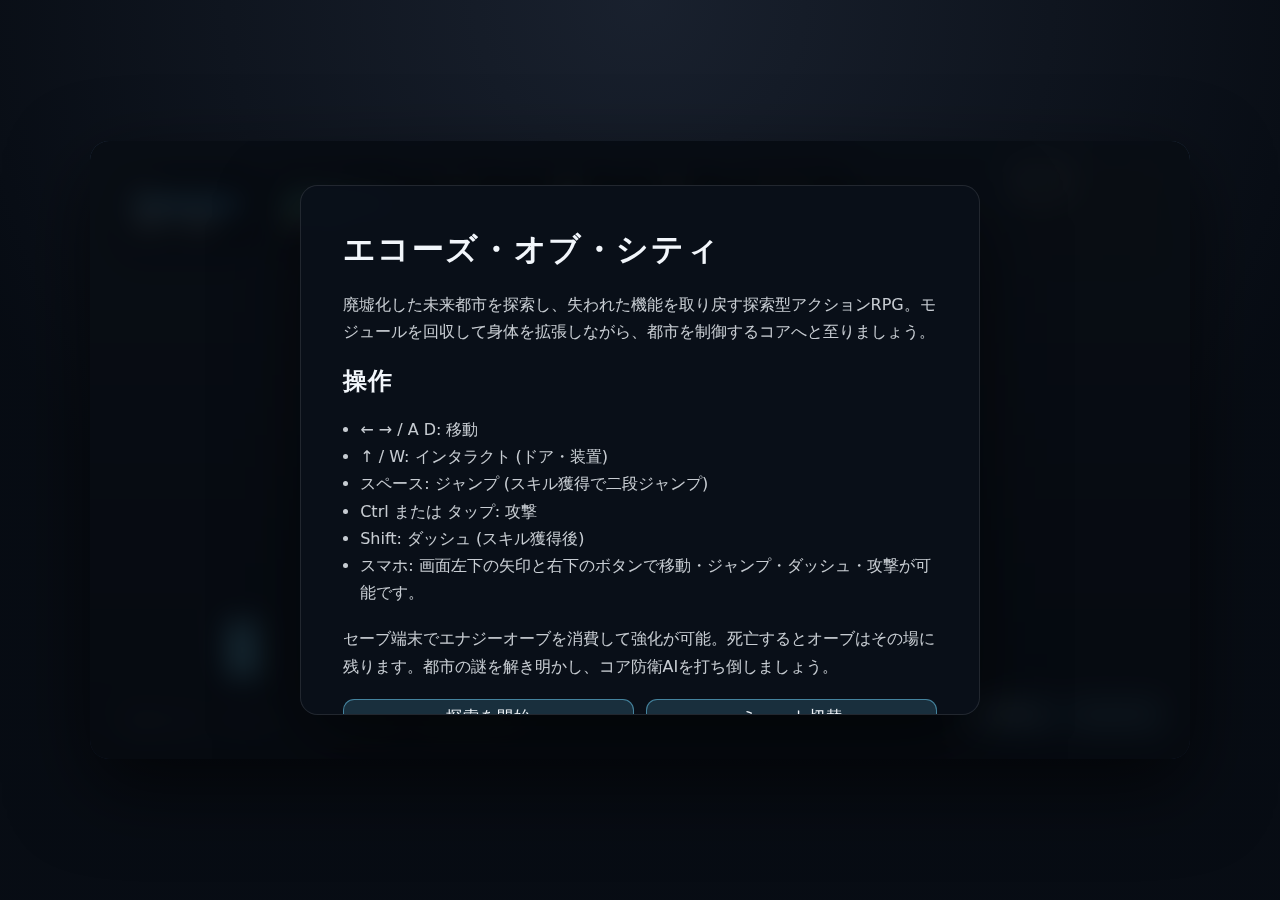
<file: echoes.html>
<!DOCTYPE html>
<html lang="ja">
<head>
  <meta charset="utf-8" />
  <meta name="viewport" content="width=device-width, initial-scale=1.0, maximum-scale=1.0, user-scalable=no" />
  <title>エコーズ・オブ・シティ</title>
  <style>
    :root {
      color-scheme: dark;
      font-family: 'Segoe UI', 'Hiragino Sans', 'Noto Sans JP', system-ui, sans-serif;
      --bg: radial-gradient(circle at top, rgba(38,60,98,0.35), rgba(7,12,20,0.95) 65%);
      --panel: rgba(12,16,24,0.86);
      --panel-border: rgba(255,255,255,0.12);
      --accent: #70d7ff;
      --accent-soft: rgba(112,215,255,0.22);
      --text: #f2f6fb;
      --safe-top: env(safe-area-inset-top, 0px);
      --safe-right: env(safe-area-inset-right, 0px);
      --safe-bottom: env(safe-area-inset-bottom, 0px);
      --safe-left: env(safe-area-inset-left, 0px);
      --page-padding: clamp(1rem, 3vw, 2rem);
      --overlay-padding: clamp(1.6rem, 4vw, 2.8rem);
      --touch-padding: clamp(0.8rem, 4vw, 1.6rem);
    }
    * { box-sizing: border-box; }
    body {
      margin: 0;
      min-height: 100vh;
      min-height: 100dvh;
      background: var(--bg);
      display: flex;
      align-items: center;
      justify-content: center;
      color: var(--text);
      padding: var(--page-padding);
      padding-top: calc(var(--page-padding) + var(--safe-top));
      padding-bottom: calc(var(--page-padding) + var(--safe-bottom));
      padding-left: calc(var(--page-padding) + var(--safe-left));
      padding-right: calc(var(--page-padding) + var(--safe-right));
    }
    .app {
      position: relative;
      width: min(1100px, 100%);
      aspect-ratio: 16 / 9;
      background: rgba(5,9,14,0.85);
      border-radius: 1.2rem;
      overflow: hidden;
      box-shadow: 0 28px 80px rgba(0,0,0,0.6);
    }
    canvas {
      width: 100%;
      height: 100%;
      display: block;
      background: #05080f;
    }
    .hud-layer {
      position: absolute;
      inset: 0;
      display: flex;
      flex-direction: column;
      justify-content: space-between;
      pointer-events: none;
      padding: clamp(1.1rem, 3vw, 1.6rem);
      gap: 0.75rem;
    }
    .top-stats {
      display: flex;
      flex-wrap: wrap;
      gap: 0.75rem;
      align-items: flex-start;
    }
    .stat-card {
      background: rgba(10,16,24,0.78);
      border: 1px solid rgba(255,255,255,0.08);
      border-radius: 0.9rem;
      padding: 0.6rem 0.85rem;
      min-width: 140px;
      display: flex;
      flex-direction: column;
      gap: 0.3rem;
      pointer-events: auto;
      box-shadow: 0 12px 24px rgba(0,0,0,0.3);
    }
    .stat-card.small {
      min-width: 92px;
      text-align: center;
      gap: 0.2rem;
      padding: 0.55rem 0.7rem;
    }
    .stat-card span {
      font-size: 0.7rem;
      letter-spacing: 0.05em;
      opacity: 0.72;
    }
    .stat-card strong {
      font-size: 0.95rem;
      letter-spacing: 0.04em;
    }
    .bar {
      width: 100%;
      height: 14px;
      border-radius: 999px;
      background: rgba(255,255,255,0.08);
      overflow: hidden;
      border: 1px solid rgba(255,255,255,0.12);
    }
    .bar .fill {
      height: 100%;
      background: linear-gradient(90deg, rgba(120,210,255,0.9), rgba(70,180,255,0.88));
      width: 0%;
      transition: width 0.2s ease;
    }
    .bar .fill.skill {
      background: linear-gradient(90deg, rgba(100,255,200,0.85), rgba(120,180,255,0.9));
    }
    .bottom-hud {
      display: flex;
      justify-content: space-between;
      align-items: flex-end;
    }
    .skill-strip {
      display: flex;
      gap: 0.5rem;
      flex-wrap: wrap;
    }
    .skill-strip span {
      padding: 0.3rem 0.6rem;
      border-radius: 0.6rem;
      border: 1px solid rgba(255,255,255,0.12);
      background: rgba(255,255,255,0.06);
      font-size: 0.68rem;
      letter-spacing: 0.06em;
      opacity: 0.45;
      transition: opacity 0.2s ease, background 0.3s ease, border-color 0.3s ease;
    }
    .skill-strip span.active {
      opacity: 0.95;
      background: rgba(110,210,255,0.18);
      border-color: rgba(110,210,255,0.35);
      box-shadow: 0 0 12px rgba(110,210,255,0.2);
    }
    .hud-buttons {
      display: flex;
      gap: 0.5rem;
      pointer-events: auto;
    }
    button {
      font: inherit;
      border: 1px solid rgba(112,215,255,0.5);
      border-radius: 0.7rem;
      background: rgba(112,215,255,0.16);
      color: var(--text);
      padding: 0.45rem 0.9rem;
      letter-spacing: 0.06em;
      cursor: pointer;
      transition: transform 0.14s ease, background 0.2s ease, box-shadow 0.2s ease;
    }
    button:hover {
      background: rgba(112,215,255,0.28);
      box-shadow: 0 10px 24px rgba(112,215,255,0.25);
    }
    button:active {
      transform: translateY(2px) scale(0.98);
    }
    .message {
      position: absolute;
      left: 50%;
      bottom: 14%;
      transform: translateX(-50%);
      background: rgba(10,16,24,0.9);
      border: 1px solid rgba(255,255,255,0.1);
      border-radius: 0.9rem;
      padding: 0.6rem 1rem;
      font-size: 0.82rem;
      letter-spacing: 0.05em;
      opacity: 0;
      transition: opacity 0.3s ease;
      pointer-events: none;
      max-width: 70%;
      text-align: center;
      box-shadow: 0 16px 36px rgba(0,0,0,0.4);
      z-index: 8;
    }
    .message.show { opacity: 1; }
    .overlay {
      position: absolute;
      inset: 0;
      display: grid;
      place-items: center;
      background: rgba(5,9,14,0.82);
      backdrop-filter: blur(14px);
      opacity: 0;
      pointer-events: none;
      transition: opacity 0.3s ease;
      padding: var(--overlay-padding);
      overflow-y: auto;
      -webkit-overflow-scrolling: touch;
      z-index: 10;
    }
    .overlay.active {
      opacity: 1;
      pointer-events: auto;
    }
    .panel {
      width: min(680px, 100%);
      background: rgba(10,16,26,0.92);
      border: 1px solid rgba(255,255,255,0.1);
      border-radius: 1.1rem;
      padding: clamp(1.5rem, 4vw, 2.6rem);
      box-shadow: 0 28px 80px rgba(0,0,0,0.55);
      display: flex;
      flex-direction: column;
      gap: 1.2rem;
      max-height: min(100%, 90vh, 90dvh);
      overflow-y: auto;
      -webkit-overflow-scrolling: touch;
    }
    .panel h1, .panel h2, .panel h3 { margin: 0; letter-spacing: 0.05em; }
    .panel p { margin: 0; line-height: 1.7; color: rgba(242,246,251,0.82); }
    .panel ul {
      margin: 0;
      padding-left: 1.1rem;
      color: rgba(242,246,251,0.82);
      line-height: 1.7;
    }
    .panel-footer {
      display: flex;
      flex-wrap: wrap;
      gap: 0.75rem;
    }
    .panel-footer button { flex: 1; min-width: 160px; }
    .touch-controls {
      position: absolute;
      inset: 0;
      display: none;
      justify-content: space-between;
      align-items: flex-end;
      padding: var(--touch-padding);
      padding-bottom: calc(var(--touch-padding) + var(--safe-bottom));
      padding-left: calc(var(--touch-padding) + var(--safe-left));
      padding-right: calc(var(--touch-padding) + var(--safe-right));
      pointer-events: none;
      opacity: 0;
      transition: opacity 0.25s ease;
      z-index: 6;
      gap: clamp(1rem, 6vw, 2.4rem);
    }
    .touch-controls.visible {
      display: flex;
    }
    .touch-controls.visible.controls-enabled {
      opacity: 1;
    }
    .touch-controls .touch-panel {
      display: flex;
      pointer-events: none;
    }
    .touch-controls .touch-panel.left {
      flex-direction: column;
      align-items: flex-start;
      gap: clamp(0.4rem, 2.4vw, 0.8rem);
    }
    .touch-controls .touch-panel.right {
      flex-direction: column;
      align-items: flex-end;
      gap: clamp(0.4rem, 2.4vw, 0.8rem);
    }
    .touch-move {
      display: flex;
      flex-direction: column;
      align-items: center;
      gap: clamp(0.35rem, 2vw, 0.6rem);
      pointer-events: none;
    }
    .touch-move-row {
      display: flex;
      gap: clamp(0.35rem, 2vw, 0.6rem);
      pointer-events: none;
    }
    .touch-controls button {
      font: inherit;
      border-radius: 0.9rem;
      border: 1px solid rgba(112,215,255,0.4);
      background: rgba(112,215,255,0.22);
      color: var(--text);
      min-width: clamp(58px, 16vw, 88px);
      min-height: clamp(58px, 16vw, 88px);
      display: grid;
      place-items: center;
      box-shadow: 0 14px 32px rgba(0,0,0,0.35);
      backdrop-filter: blur(10px);
      letter-spacing: 0.05em;
      font-size: clamp(0.95rem, 3.4vw, 1.2rem);
      pointer-events: auto;
      touch-action: none;
      transition: transform 0.12s ease, box-shadow 0.2s ease;
    }
    .touch-controls button.small {
      min-width: clamp(52px, 14vw, 74px);
      min-height: clamp(52px, 14vw, 74px);
      font-size: clamp(0.85rem, 3vw, 1.05rem);
    }
    .touch-controls button.action {
      min-width: clamp(68px, 18vw, 108px);
      min-height: clamp(68px, 18vw, 108px);
    }
    .touch-controls button.primary {
      background: rgba(112,215,255,0.32);
      border-color: rgba(112,215,255,0.55);
      box-shadow: 0 18px 38px rgba(112,215,255,0.25);
    }
    .touch-controls button.attack {
      border-radius: 1.1rem;
      font-size: clamp(1.1rem, 4vw, 1.6rem);
    }
    .touch-controls button:focus {
      outline: none;
    }
    .touch-controls button:focus-visible {
      outline: 2px solid rgba(112,215,255,0.6);
      outline-offset: 2px;
    }
    .touch-controls button.active {
      transform: scale(0.94);
      box-shadow: 0 0 0 4px rgba(112,215,255,0.45);
    }
    .upgrade-grid {
      display: grid;
      grid-template-columns: repeat(auto-fit, minmax(180px, 1fr));
      gap: 1rem;
    }
    .upgrade-card {
      background: rgba(12,18,30,0.9);
      border: 1px solid rgba(112,215,255,0.16);
      border-radius: 0.95rem;
      padding: 0.8rem 1rem;
      display: flex;
      flex-direction: column;
      gap: 0.6rem;
    }
    .upgrade-card h3 {
      font-size: 1rem;
    }
    .upgrade-card button {
      margin-top: auto;
    }
    .result-stats {
      display: grid;
      grid-template-columns: repeat(auto-fit, minmax(200px, 1fr));
      gap: 1rem;
    }
    .result-stats div {
      background: rgba(12,18,28,0.85);
      border: 1px solid rgba(255,255,255,0.08);
      border-radius: 0.9rem;
      padding: 0.9rem 1.1rem;
      display: flex;
      flex-direction: column;
      gap: 0.3rem;
    }
    .result-stats span { font-size: 0.75rem; opacity: 0.7; }
    .result-stats strong { font-size: 1.1rem; }
    @media (max-width: 900px) {
      body {
        flex-direction: column;
        justify-content: flex-start;
        align-items: center;
      }
    }

    @media (max-width: 720px) {
      :root {
        --page-padding: clamp(0.85rem, 4vw, 1.4rem);
        --overlay-padding: clamp(1.3rem, 5vw, 2.2rem);
        --touch-padding: clamp(0.7rem, 5vw, 1.4rem);
      }
      .hud-layer {
        padding: clamp(0.9rem, 4vw, 1.2rem);
        gap: 0.6rem;
      }
      .top-stats {
        gap: 0.6rem;
      }
      .stat-card {
        min-width: 120px;
        padding: 0.55rem 0.75rem;
      }
      .stat-card.small {
        min-width: calc(50% - 0.4rem);
      }
      .stat-card span {
        font-size: 0.65rem;
      }
      .stat-card strong {
        font-size: 0.9rem;
      }
      .bar {
        height: 12px;
      }
      .skill-strip {
        gap: 0.4rem;
      }
      .skill-strip span {
        font-size: 0.64rem;
        padding: 0.28rem 0.55rem;
      }
      .hud-buttons {
        gap: 0.4rem;
      }
      .hud-buttons button {
        padding: 0.4rem 0.75rem;
        font-size: 0.74rem;
      }
      .message {
        max-width: 84%;
        font-size: 0.78rem;
      }
      .overlay {
        position: fixed;
        inset: var(--safe-top) var(--safe-right) var(--safe-bottom) var(--safe-left);
        place-items: start center;
        align-content: start;
      }
      .panel {
        width: min(560px, 100%);
        max-height: calc(100vh - var(--safe-top) - var(--safe-bottom) - var(--overlay-padding) * 2);
      }
      .touch-controls {
        gap: clamp(0.85rem, 6vw, 1.6rem);
      }
      .touch-controls .touch-panel.left,
      .touch-controls .touch-panel.right,
      .touch-controls .touch-move,
      .touch-controls .touch-move-row {
        gap: clamp(0.4rem, 4vw, 0.8rem);
      }
      @supports (height: 100dvh) {
        .panel {
          max-height: calc(100dvh - var(--safe-top) - var(--safe-bottom) - var(--overlay-padding) * 2);
        }
      }
    }

    @media (max-width: 540px) {
      .app {
        border-radius: 0.9rem;
      }
      .hud-layer {
        padding: clamp(0.75rem, 4vw, 1.05rem);
        gap: 0.5rem;
      }
      .top-stats {
        gap: 0.5rem;
      }
      .stat-card {
        min-width: calc(50% - 0.4rem);
        padding: 0.5rem 0.65rem;
      }
      .stat-card.small {
        min-width: calc(50% - 0.4rem);
      }
      .stat-card span {
        font-size: 0.6rem;
      }
      .stat-card strong {
        font-size: 0.82rem;
      }
      .bar {
        height: 10px;
      }
      .skill-strip {
        gap: 0.3rem;
      }
      .skill-strip span {
        font-size: 0.58rem;
        padding: 0.24rem 0.45rem;
      }
      .hud-buttons {
        flex-wrap: wrap;
      }
      .hud-buttons button {
        flex: 1 1 calc(50% - 0.4rem);
        min-width: 0;
        font-size: 0.7rem;
        padding: 0.4rem 0.6rem;
      }
      .message {
        font-size: 0.72rem;
        padding: 0.45rem 0.7rem;
        max-width: 90%;
      }
      .touch-controls {
        gap: clamp(0.7rem, 7vw, 1.2rem);
      }
      .touch-controls button {
        min-width: clamp(46px, 16vw, 64px);
        min-height: clamp(46px, 16vw, 64px);
        font-size: clamp(0.76rem, 3.8vw, 0.96rem);
      }
      .touch-controls button.small {
        min-width: clamp(38px, 14vw, 52px);
        min-height: clamp(38px, 14vw, 52px);
        font-size: clamp(0.66rem, 3.2vw, 0.88rem);
      }
      .touch-controls button.action {
        min-width: clamp(48px, 18vw, 68px);
        min-height: clamp(48px, 18vw, 68px);
      }
      .touch-controls button.attack {
        font-size: clamp(0.95rem, 5vw, 1.25rem);
      }
      .panel h1 {
        font-size: 1.35rem;
      }
      .panel h2 {
        font-size: 1.15rem;
      }
      .panel p,
      .panel ul {
        font-size: 0.9rem;
      }
      .panel-footer {
        flex-direction: column;
        align-items: stretch;
      }
      .panel-footer button {
        width: 100%;
        min-width: 0;
      }
      .result-stats {
        grid-template-columns: repeat(auto-fit, minmax(150px, 1fr));
      }
    }
  </style>
</head>
<body>
  <div class="app">
    <canvas id="game" width="960" height="540"></canvas>
    <div class="hud-layer">
      <div class="top-stats">
        <div class="stat-card">
          <span>体力</span>
          <div class="bar"><div id="hpBar" class="fill"></div></div>
          <strong id="hpText">100 / 100</strong>
        </div>
        <div class="stat-card">
          <span>スキルゲージ</span>
          <div class="bar"><div id="skillBar" class="fill skill"></div></div>
          <strong id="skillText">60 / 60</strong>
        </div>
        <div class="stat-card small">
          <span>所持オーブ</span>
          <strong id="orbText">0</strong>
        </div>
        <div class="stat-card small">
          <span>探索率</span>
          <strong id="exploreText">0%</strong>
        </div>
        <div class="stat-card small">
          <span>撃破数</span>
          <strong id="killText">0</strong>
        </div>
        <div class="stat-card small">
          <span>データキャッシュ</span>
          <strong id="cacheText">0 / 3</strong>
        </div>
      </div>
      <div class="bottom-hud">
        <div class="skill-strip" id="skillStrip">
          <span data-skill="double">二段ジャンプ</span>
          <span data-skill="dash">ダッシュ</span>
          <span data-skill="climb">ウォールクライム</span>
          <span data-skill="blade">エナジーブレード</span>
        </div>
        <div class="hud-buttons">
          <button id="pauseBtn" type="button">一時停止</button>
          <button id="muteBtn" type="button">ミュート</button>
        </div>
      </div>
    </div>
    <div class="message" id="messageBox"></div>
    <div class="touch-controls" id="touchControls" aria-hidden="true">
      <div class="touch-panel left">
        <div class="touch-move">
          <button type="button" class="small" data-action="up" aria-label="上方向へインタラクト">↑</button>
          <div class="touch-move-row">
            <button type="button" data-action="left" aria-label="左へ移動">←</button>
            <button type="button" data-action="right" aria-label="右へ移動">→</button>
          </div>
          <button type="button" class="small" data-action="down" aria-label="しゃがむ">↓</button>
        </div>
      </div>
      <div class="touch-panel right">
        <button type="button" class="action attack" data-action="attack" aria-label="攻撃">⚔</button>
        <div class="touch-move-row">
          <button type="button" class="action primary" data-action="jump" aria-label="ジャンプ">ジャンプ</button>
          <button type="button" class="action" data-action="dash" aria-label="ダッシュ">ダッシュ</button>
        </div>
      </div>
    </div>
    <div class="overlay active" id="titleOverlay">
      <div class="panel">
        <h1>エコーズ・オブ・シティ</h1>
        <p>廃墟化した未来都市を探索し、失われた機能を取り戻す探索型アクションRPG。モジュールを回収して身体を拡張しながら、都市を制御するコアへと至りましょう。</p>
        <h2>操作</h2>
        <ul>
          <li>← → / A D: 移動</li>
          <li>↑ / W: インタラクト (ドア・装置)</li>
          <li>スペース: ジャンプ (スキル獲得で二段ジャンプ)</li>
          <li>Ctrl または タップ: 攻撃</li>
          <li>Shift: ダッシュ (スキル獲得後)</li>
          <li>スマホ: 画面左下の矢印と右下のボタンで移動・ジャンプ・ダッシュ・攻撃が可能です。</li>
        </ul>
        <p>セーブ端末でエナジーオーブを消費して強化が可能。死亡するとオーブはその場に残ります。都市の謎を解き明かし、コア防衛AIを打ち倒しましょう。</p>
        <div class="panel-footer">
          <button id="startBtn" type="button">探索を開始</button>
          <button id="muteBtnTitle" type="button">ミュート切替</button>
        </div>
      </div>
    </div>
    <div class="overlay" id="pauseOverlay">
      <div class="panel">
        <h2>ポーズ</h2>
        <p>探索を一時停止中です。</p>
        <div class="panel-footer">
          <button id="resumeBtn" type="button">再開</button>
          <button id="restartBtn" type="button">最初から</button>
        </div>
      </div>
    </div>
    <div class="overlay" id="upgradeOverlay">
      <div class="panel">
        <h2>アップグレード端末</h2>
        <p>所持オーブを使用して能力を強化できます。</p>
        <div class="upgrade-grid">
          <div class="upgrade-card">
            <h3>体力増幅</h3>
            <p>最大体力を増加し、生存性を高めます。</p>
            <strong id="hpCostLabel">30 オーブ</strong>
            <button id="hpUpgradeBtn" type="button">強化する</button>
          </div>
          <div class="upgrade-card">
            <h3>出力向上</h3>
            <p>攻撃力を向上し、敵へのダメージを増やします。</p>
            <strong id="atkCostLabel">35 オーブ</strong>
            <button id="atkUpgradeBtn" type="button">強化する</button>
          </div>
          <div class="upgrade-card">
            <h3>スキルコンデンサ</h3>
            <p>スキルゲージ容量を拡張し、ダッシュやブレードを連続使用可能に。</p>
            <strong id="skillCostLabel">25 オーブ</strong>
            <button id="skillUpgradeBtn" type="button">強化する</button>
          </div>
        </div>
        <div class="panel-footer">
          <button id="upgradeCloseBtn" type="button">閉じる</button>
        </div>
      </div>
    </div>
    <div class="overlay" id="resultOverlay">
      <div class="panel">
        <h2>コア制御奪還</h2>
        <p>都市コアは再起動し、静寂だった街に再び律動が戻った。</p>
        <div class="result-stats">
          <div>
            <span>探索率</span>
            <strong id="resultExplore">0%</strong>
          </div>
          <div>
            <span>撃破数</span>
            <strong id="resultKills">0</strong>
          </div>
          <div>
            <span>データキャッシュ</span>
            <strong id="resultCaches">0 / 3</strong>
          </div>
          <div>
            <span>経過時間</span>
            <strong id="resultTime">0:00</strong>
          </div>
          <div>
            <span>死亡回数</span>
            <strong id="resultDeaths">0</strong>
          </div>
        </div>
        <div class="panel-footer">
          <button id="resultRestartBtn" type="button">再挑戦</button>
          <button id="resultMenuBtn" type="button">タイトルへ</button>
        </div>
      </div>
    </div>
  </div>
  <script>
  (function () {
    const canvas = document.getElementById('game');
    const ctx = canvas.getContext('2d');
    ctx.imageSmoothingEnabled = false;

    const hpBar = document.getElementById('hpBar');
    const hpText = document.getElementById('hpText');
    const skillBar = document.getElementById('skillBar');
    const skillText = document.getElementById('skillText');
    const orbText = document.getElementById('orbText');
    const exploreText = document.getElementById('exploreText');
    const killText = document.getElementById('killText');
    const cacheText = document.getElementById('cacheText');

    const messageBox = document.getElementById('messageBox');
    const titleOverlay = document.getElementById('titleOverlay');
    const pauseOverlay = document.getElementById('pauseOverlay');
    const upgradeOverlay = document.getElementById('upgradeOverlay');
    const resultOverlay = document.getElementById('resultOverlay');
    const touchControls = document.getElementById('touchControls');
    const touchButtons = touchControls ? Array.from(touchControls.querySelectorAll('button[data-action]')) : [];

    const startBtn = document.getElementById('startBtn');
    const muteBtn = document.getElementById('muteBtn');
    const muteBtnTitle = document.getElementById('muteBtnTitle');
    const pauseBtn = document.getElementById('pauseBtn');
    const resumeBtn = document.getElementById('resumeBtn');
    const restartBtn = document.getElementById('restartBtn');
    const upgradeCloseBtn = document.getElementById('upgradeCloseBtn');
    const hpUpgradeBtn = document.getElementById('hpUpgradeBtn');
    const atkUpgradeBtn = document.getElementById('atkUpgradeBtn');
    const skillUpgradeBtn = document.getElementById('skillUpgradeBtn');
    const hpCostLabel = document.getElementById('hpCostLabel');
    const atkCostLabel = document.getElementById('atkCostLabel');
    const skillCostLabel = document.getElementById('skillCostLabel');
    const resultRestartBtn = document.getElementById('resultRestartBtn');
    const resultMenuBtn = document.getElementById('resultMenuBtn');

    const resultExplore = document.getElementById('resultExplore');
    const resultKills = document.getElementById('resultKills');
    const resultCaches = document.getElementById('resultCaches');
    const resultTime = document.getElementById('resultTime');
    const resultDeaths = document.getElementById('resultDeaths');

    const skillStrip = document.getElementById('skillStrip');
    const skillBadges = {
      double: skillStrip.querySelector('[data-skill="double"]'),
      dash: skillStrip.querySelector('[data-skill="dash"]'),
      climb: skillStrip.querySelector('[data-skill="climb"]'),
      blade: skillStrip.querySelector('[data-skill="blade"]')
    };

    const KEY_BINDINGS = {
      ArrowLeft: 'left',
      KeyA: 'left',
      ArrowRight: 'right',
      KeyD: 'right',
      ArrowUp: 'up',
      KeyW: 'up',
      ArrowDown: 'down',
      KeyS: 'down',
      Space: 'jump',
      KeyZ: 'attack',
      KeyX: 'dash',
      ControlLeft: 'attack',
      ControlRight: 'attack',
      ShiftLeft: 'dash',
      ShiftRight: 'dash'
    };

    const input = {
      left: false,
      right: false,
      up: false,
      down: false,
      jump: false,
      attack: false,
      dash: false,
      jumpPressed: false,
      attackPressed: false,
      dashPressed: false,
      interactPressed: false
    };

    const activeTouchPointers = new Map();
    const activeActionCounts = new Map();

    function pressAction(action) {
      if (!action) return;
      if (input[action]) {
        if (action === 'jump') input.jumpPressed = false;
        if (action === 'attack') input.attackPressed = false;
        if (action === 'dash') input.dashPressed = false;
        if (action === 'up') input.interactPressed = false;
      }
      input[action] = true;
      if (action === 'jump') input.jumpPressed = true;
      if (action === 'attack') input.attackPressed = true;
      if (action === 'dash') input.dashPressed = true;
      if (action === 'up') input.interactPressed = true;
    }

    function releaseAction(action) {
      if (!action) return;
      input[action] = false;
    }

    function clearTouchInputs() {
      if (activeTouchPointers.size) {
        for (const [pointerId, info] of activeTouchPointers.entries()) {
          if (info.element) {
            info.element.classList.remove('active');
            try { info.element.releasePointerCapture(pointerId); } catch (err) {}
          }
        }
        activeTouchPointers.clear();
      }
      if (activeActionCounts.size) {
        for (const action of activeActionCounts.keys()) {
          releaseAction(action);
        }
        activeActionCounts.clear();
      }
    }

    function beginTouchAction(action, pointerId, element) {
      if (!action) return;
      const count = activeActionCounts.get(action) || 0;
      if (count === 0) pressAction(action);
      activeActionCounts.set(action, count + 1);
      activeTouchPointers.set(pointerId, { action, element });
      if (element) element.classList.add('active');
    }

    function endTouchAction(pointerId) {
      const info = activeTouchPointers.get(pointerId);
      if (!info) return;
      const { action, element } = info;
      const count = activeActionCounts.get(action) || 0;
      if (count <= 1) {
        activeActionCounts.delete(action);
        releaseAction(action);
      } else {
        activeActionCounts.set(action, count - 1);
      }
      if (element) element.classList.remove('active');
      activeTouchPointers.delete(pointerId);
    }

    function resetPressedFlags() {
      input.jumpPressed = false;
      input.attackPressed = false;
      input.dashPressed = false;
      input.interactPressed = false;
    }

    function handleKeyDown(e) {
      const action = KEY_BINDINGS[e.code];
      if (e.code === 'Escape') {
        if (game.state === 'playing') {
          pauseGame();
        } else if (game.state === 'paused') {
          resumeGame();
        }
        e.preventDefault();
        return;
      }
      if (!action) return;
      if (['left', 'right', 'up', 'down', 'jump', 'attack', 'dash'].includes(action)) {
        e.preventDefault();
      }
      pressAction(action);
    }

    function handleKeyUp(e) {
      const action = KEY_BINDINGS[e.code];
      if (!action) return;
      releaseAction(action);
    }

    document.addEventListener('keydown', handleKeyDown, { passive: false });
    document.addEventListener('keyup', handleKeyUp, { passive: false });

    canvas.addEventListener('pointerdown', () => {
      pressAction('attack');
    });
    canvas.addEventListener('pointerup', () => {
      releaseAction('attack');
    });
    canvas.addEventListener('pointercancel', () => {
      releaseAction('attack');
    });

    window.addEventListener('blur', () => {
      clearTouchInputs();
      for (const key in input) {
        if (typeof input[key] === 'boolean') input[key] = false;
      }
    });

    function clamp(v, min, max) {
      return Math.max(min, Math.min(max, v));
    }

    function lerp(a, b, t) {
      return a + (b - a) * t;
    }

    function rect(x, y, width, height) {
      return { x, y, width, height };
    }

    function copyRect(r) {
      return { x: r.x, y: r.y, width: r.width, height: r.height };
    }

    function intersects(a, b) {
      return (
        a.x < b.x + b.width &&
        a.x + a.width > b.x &&
        a.y < b.y + b.height &&
        a.y + a.height > b.y
      );
    }

    function centerOf(r) {
      return { x: r.x + r.width / 2, y: r.y + r.height / 2 };
    }

    function rand(min, max) {
      return Math.random() * (max - min) + min;
    }

    class SoundManager {
      constructor() {
        this.ctx = null;
        this.master = null;
        this.ambientOsc = null;
        this.ambientGain = null;
        this.muted = false;
        this.mode = 'calm';
      }

      ensure() {
        if (!this.ctx) {
          const Ctx = window.AudioContext || window.webkitAudioContext;
          if (!Ctx) return;
          this.ctx = new Ctx();
          this.master = this.ctx.createGain();
          this.master.gain.value = 0.18;
          this.master.connect(this.ctx.destination);
        }
        if (this.ctx && this.ctx.state === 'suspended') {
          this.ctx.resume();
        }
      }

      setMuted(flag) {
        this.muted = flag;
        if (this.master) {
          this.master.gain.value = flag ? 0 : 0.18;
        }
        if (!flag && this.mode) {
          this.setAmbient(this.mode);
        }
      }

      playTone(freq, duration, type = 'sine', gain = 0.2) {
        if (this.muted) return;
        this.ensure();
        if (!this.ctx) return;
        const osc = this.ctx.createOscillator();
        const g = this.ctx.createGain();
        osc.type = type;
        osc.frequency.value = freq;
        g.gain.value = gain;
        g.gain.exponentialRampToValueAtTime(0.0001, this.ctx.currentTime + duration);
        osc.connect(g).connect(this.master);
        osc.start();
        osc.stop(this.ctx.currentTime + duration);
      }

      play(name) {
        switch (name) {
          case 'attack':
            this.playTone(520, 0.1, 'sawtooth', 0.06);
            break;
          case 'blade':
            this.playTone(720, 0.18, 'square', 0.08);
            break;
          case 'dash':
            this.playTone(340, 0.12, 'sine', 0.06);
            break;
          case 'hit':
            this.playTone(180, 0.08, 'square', 0.05);
            break;
          case 'hurt':
            this.playTone(120, 0.25, 'triangle', 0.06);
            break;
          case 'orb':
            this.playTone(680, 0.18, 'triangle', 0.05);
            break;
          case 'skill':
            this.playTone(440, 0.4, 'sawtooth', 0.08);
            this.playTone(660, 0.45, 'triangle', 0.06);
            break;
          case 'upgrade':
            this.playTone(520, 0.25, 'triangle', 0.06);
            break;
          case 'death':
            this.playTone(90, 0.6, 'sine', 0.08);
            break;
          case 'bossDown':
            this.playTone(820, 0.5, 'square', 0.09);
            this.playTone(440, 0.5, 'triangle', 0.07);
            break;
          default:
            break;
        }
      }

      setAmbient(mode) {
        this.mode = mode;
        if (this.muted) return;
        this.ensure();
        if (!this.ctx) return;
        const freqMap = { calm: 130, danger: 210, boss: 290, triumph: 160 };
        const gainMap = { calm: 0.05, danger: 0.09, boss: 0.12, triumph: 0.08 };
        const freq = freqMap[mode] || 130;
        const gain = gainMap[mode] || 0.05;
        if (!this.ambientOsc) {
          this.ambientOsc = this.ctx.createOscillator();
          this.ambientOsc.type = 'triangle';
          this.ambientGain = this.ctx.createGain();
          this.ambientGain.gain.value = gain;
          this.ambientOsc.connect(this.ambientGain).connect(this.master);
          this.ambientOsc.frequency.value = freq;
          this.ambientOsc.start();
        }
        this.ambientGain.gain.setTargetAtTime(gain, this.ctx.currentTime, 1.0);
        this.ambientOsc.frequency.setTargetAtTime(freq, this.ctx.currentTime, 0.8);
      }
    }

    const sound = new SoundManager();

    const dpr = window.devicePixelRatio || 1;
    function resizeCanvas() {
      const displayWidth = 960 * dpr;
      const displayHeight = 540 * dpr;
      if (canvas.width !== displayWidth || canvas.height !== displayHeight) {
        canvas.width = displayWidth;
        canvas.height = displayHeight;
      }
      ctx.setTransform(dpr, 0, 0, dpr, 0, 0);
    }

    window.addEventListener('resize', resizeCanvas);
    resizeCanvas();

    const BASE_PLATFORMS = [
      rect(-60, 520, 1080, 80),
      rect(-60, -60, 60, 660),
      rect(960, -60, 60, 660),
      rect(-60, -60, 1080, 60)
    ];

    function withBoundaries(extra) {
      return extra.concat(BASE_PLATFORMS.map(copyRect));
    }

    const ROOM_DEFS = {
      '0,0': {
        key: '0,0',
        name: '崩落した玄関',
        ambient: 'calm',
        background: { base: '#08131f', glow: '#16283d' },
        spawn: { x: 120, y: 420 },
        platforms: withBoundaries([
          rect(20, 440, 160, 20),
          rect(260, 410, 160, 20),
          rect(520, 470, 220, 22),
          rect(760, 420, 160, 20),
          rect(840, 360, 100, 18)
        ]),
        doors: [
          { id: 'start_east', x: 920, y: 320, width: 40, height: 200, to: '1,0', label: '旧コンコース', spawn: { x: 120, y: 420 } }
        ],
        barriers: [
          { id: 'atrium_cache_gate', x: 180, y: 420, width: 26, height: 120, requirement: 'blade', label: 'エナジーシール', breakable: true }
        ],
        skillCapsules: [],
        collectibles: [
          { id: 'cache_atrium', type: 'cache', x: 80, y: 390, width: 26, height: 26, requirement: 'blade' }
        ],
        enemySpawns: [
          { id: 'start_drone', type: 'drone', x: 360, y: 400, patrol: [260, 560], amplitude: 16, speed: 1.3, hp: 26, orbs: 12 }
        ],
        savePoint: null,
        hazards: []
      },
      '1,0': {
        key: '1,0',
        name: '旧コンコース',
        ambient: 'danger',
        background: { base: '#0a1826', glow: '#203953' },
        spawn: { x: 140, y: 420 },
        platforms: withBoundaries([
          rect(120, 500, 320, 20),
          rect(520, 460, 220, 20),
          rect(620, 380, 220, 20),
          rect(720, 300, 140, 18),
          rect(200, 430, 140, 18)
        ]),
        doors: [
          { id: 'concourse_west', x: -20, y: 360, width: 40, height: 200, to: '0,0', label: '玄関区画', spawn: { x: 840, y: 420 } },
          { id: 'concourse_down', x: 760, y: 200, width: 60, height: 160, to: '1,1', requirement: 'double', lockedText: '上部の端子に届く推進力が必要', spawn: { x: 420, y: 420 } },
          { id: 'concourse_east', x: 940, y: 280, width: 40, height: 200, to: '2,0', requirement: 'double', lockedText: '高所から跳び移ろう', spawn: { x: 120, y: 420 } }
        ],
        barriers: [],
        skillCapsules: [
          { id: 'skill_double', skill: 'double', x: 760, y: 260, width: 32, height: 32, label: '二段ジャンプモジュール', guardianId: 'concourse_guard' }
        ],
        collectibles: [],
        enemySpawns: [
          { id: 'concourse_guard', type: 'guard', x: 580, y: 440, patrol: [480, 820], hp: 140, damage: 16, orbs: 48, guardian: true }
        ],
        savePoint: null,
        hazards: []
      },
      '2,0': {
        key: '2,0',
        name: '補助リレー棟',
        ambient: 'danger',
        background: { base: '#0a1a28', glow: '#27405d' },
        spawn: { x: 120, y: 420 },
        platforms: withBoundaries([
          rect(140, 500, 320, 20),
          rect(520, 460, 220, 20),
          rect(520, 360, 220, 18),
          rect(720, 300, 160, 18)
        ]),
        doors: [
          { id: 'aux_west', x: -20, y: 320, width: 40, height: 200, to: '1,0', label: '旧コンコース', spawn: { x: 820, y: 320 } },
          { id: 'aux_down', x: 780, y: 200, width: 60, height: 160, to: '2,1', requirement: 'climb', lockedText: '壁面昇降ユニットが必要', spawn: { x: 240, y: 420 } }
        ],
        barriers: [],
        skillCapsules: [],
        collectibles: [
          { id: 'cache_aux', type: 'cache', x: 760, y: 260, width: 26, height: 26 }
        ],
        enemySpawns: [
          { id: 'aux_shooter', type: 'shooter', x: 600, y: 408, facing: -1, cooldown: 150, hp: 90, damage: 16, orbs: 32 },
          { id: 'aux_drone', type: 'drone', x: 300, y: 420, patrol: [220, 480], amplitude: 14, speed: 1.5, hp: 26, orbs: 14 }
        ],
        savePoint: null,
        hazards: []
      },
      '0,1': {
        key: '0,1',
        name: '換気ダクト帯',
        ambient: 'danger',
        background: { base: '#081622', glow: '#1a3246' },
        spawn: { x: 820, y: 420 },
        platforms: withBoundaries([
          rect(120, 500, 280, 20),
          rect(480, 460, 200, 20),
          rect(540, 360, 180, 20),
          rect(300, 320, 140, 18),
          rect(140, 400, 120, 18),
          rect(680, 300, 140, 18)
        ]),
        doors: [
          { id: 'duct_east', x: 940, y: 320, width: 40, height: 200, to: '1,1', label: 'プラザ', spawn: { x: 160, y: 420 } },
          { id: 'duct_down', x: 200, y: 520, width: 80, height: 40, to: '0,2', spawn: { x: 420, y: 160 } }
        ],
        barriers: [
          { id: 'duct_secret', x: 280, y: 440, width: 24, height: 110, requirement: 'dash', label: '補助推進で突破', autoUnlock: true }
        ],
        skillCapsules: [
          { id: 'skill_climb', skill: 'climb', x: 600, y: 280, width: 30, height: 30, label: 'ウォールクライムモジュール', guardianId: 'duct_guardian' }
        ],
        collectibles: [
          { id: 'cache_duct', type: 'cache', x: 220, y: 410, width: 26, height: 26, requirement: 'dash' }
        ],
        enemySpawns: [
          { id: 'duct_guardian', type: 'guard', x: 520, y: 440, patrol: [420, 660], hp: 120, damage: 16, orbs: 42, guardian: true },
          { id: 'duct_shooter', type: 'shooter', x: 260, y: 368, facing: 1, cooldown: 130, hp: 80, damage: 14, orbs: 22 }
        ],
        savePoint: null,
        hazards: []
      },
      '1,1': {
        key: '1,1',
        name: '中央プラザ',
        ambient: 'danger',
        background: { base: '#0b1828', glow: '#213750' },
        spawn: { x: 460, y: 420 },
        platforms: withBoundaries([
          rect(60, 500, 200, 20),
          rect(360, 500, 220, 20),
          rect(660, 500, 220, 20),
          rect(260, 420, 140, 18),
          rect(540, 420, 200, 18),
          rect(640, 340, 200, 18),
          rect(280, 320, 140, 18),
          rect(420, 260, 120, 18)
        ]),
        doors: [
          { id: 'plaza_up', x: 460, y: 200, width: 40, height: 180, to: '1,0', label: '旧コンコース', spawn: { x: 700, y: 320 } },
          { id: 'plaza_west', x: -20, y: 360, width: 40, height: 200, to: '0,1', requirement: 'dash', lockedText: 'ダッシュで断絶を越えろ', spawn: { x: 820, y: 420 } },
          { id: 'plaza_east', x: 940, y: 320, width: 40, height: 200, to: '2,1', requirement: 'climb', lockedText: '壁面を駆け上がれ', spawn: { x: 140, y: 420 } },
          { id: 'plaza_core', x: 460, y: 500, width: 40, height: 80, to: '1,2', requirement: 'blade', lockedText: 'エナジーブレードで封鎖を破壊', spawn: { x: 480, y: 140 } }
        ],
        barriers: [
          { id: 'plaza_seal', x: 430, y: 500, width: 100, height: 80, requirement: 'blade', label: 'エナジーシール', breakable: true }
        ],
        skillCapsules: [
          { id: 'skill_dash', skill: 'dash', x: 680, y: 300, width: 32, height: 32, label: 'ダッシュモジュール', guardianId: 'plaza_guardian' }
        ],
        collectibles: [
          { id: 'cache_plaza', type: 'cache', x: 240, y: 280, width: 26, height: 26, requirement: 'dash' }
        ],
        enemySpawns: [
          { id: 'plaza_guardian', type: 'guard', x: 520, y: 480, patrol: [360, 760], hp: 160, damage: 18, orbs: 55, guardian: true },
          { id: 'plaza_turret', type: 'shooter', x: 340, y: 468, facing: 1, cooldown: 150, hp: 90, damage: 14, orbs: 24 }
        ],
        savePoint: rect(420, 430, 60, 90),
        hazards: []
      },
      '2,1': {
        key: '2,1',
        name: '東塔メンテナンス',
        ambient: 'danger',
        background: { base: '#091523', glow: '#213c58' },
        spawn: { x: 140, y: 420 },
        platforms: withBoundaries([
          rect(220, 520, 240, 20),
          rect(480, 480, 220, 20),
          rect(520, 380, 200, 18),
          rect(520, 260, 200, 18),
          rect(520, 160, 200, 18),
          rect(320, 320, 160, 18)
        ]),
        doors: [
          { id: 'spire_west', x: -20, y: 320, width: 40, height: 200, to: '1,1', label: 'プラザ', spawn: { x: 820, y: 420 } },
          { id: 'spire_up', x: 760, y: 120, width: 60, height: 160, to: '2,0', spawn: { x: 220, y: 420 } }
        ],
        barriers: [
          { id: 'spire_secret', x: 860, y: 220, width: 24, height: 200, requirement: 'blade', label: '封鎖フィールド', breakable: true }
        ],
        skillCapsules: [
          { id: 'skill_blade', skill: 'blade', x: 600, y: 140, width: 32, height: 32, label: 'エナジーブレードモジュール', guardianId: 'spire_guardian' }
        ],
        collectibles: [
          { id: 'cache_spire', type: 'cache', x: 880, y: 200, width: 26, height: 26, requirement: 'blade' }
        ],
        enemySpawns: [
          { id: 'spire_guardian', type: 'guard', x: 560, y: 460, patrol: [520, 720], hp: 190, damage: 20, orbs: 60, guardian: true },
          { id: 'spire_turret', type: 'shooter', x: 360, y: 300, facing: 1, cooldown: 120, hp: 90, damage: 16, orbs: 26 }
        ],
        savePoint: null,
        hazards: []
      },
      '0,2': {
        key: '0,2',
        name: 'サービス下層',
        ambient: 'calm',
        background: { base: '#09111c', glow: '#1b2a3a' },
        spawn: { x: 420, y: 160 },
        platforms: withBoundaries([
          rect(80, 520, 320, 20),
          rect(420, 480, 220, 20),
          rect(720, 500, 200, 20),
          rect(520, 380, 160, 18),
          rect(220, 340, 160, 18)
        ]),
        doors: [
          { id: 'service_up', x: 420, y: 520, width: 80, height: 40, to: '0,1', label: '換気ダクト帯', spawn: { x: 220, y: 420 } },
          { id: 'service_east', x: 940, y: 360, width: 40, height: 200, to: '1,2', requirement: 'blade', lockedText: 'ブレードで隔壁を切断', spawn: { x: 160, y: 420 } }
        ],
        barriers: [],
        skillCapsules: [],
        collectibles: [
          { id: 'cache_service', type: 'cache', x: 520, y: 340, width: 26, height: 26, requirement: 'blade' }
        ],
        enemySpawns: [
          { id: 'service_guard', type: 'guard', x: 340, y: 480, patrol: [220, 580], hp: 120, damage: 16, orbs: 36 },
          { id: 'service_drone', type: 'drone', x: 660, y: 420, patrol: [580, 820], amplitude: 16, speed: 1.2, hp: 26, orbs: 12 }
        ],
        savePoint: null,
        hazards: []
      },
      '1,2': {
        key: '1,2',
        name: 'コア制御室',
        ambient: 'boss',
        background: { base: '#0b1324', glow: '#27345a' },
        spawn: { x: 460, y: 420 },
        platforms: withBoundaries([
          rect(100, 520, 260, 20),
          rect(540, 520, 260, 20),
          rect(360, 440, 180, 18),
          rect(360, 280, 180, 18),
          rect(80, 360, 120, 18),
          rect(700, 360, 120, 18)
        ]),
        doors: [
          { id: 'core_up', x: 460, y: 80, width: 40, height: 180, to: '1,1', label: '中央プラザ', spawn: { x: 460, y: 420 } },
          { id: 'core_secret', x: 940, y: 320, width: 40, height: 220, to: '2,2', requirement: 'boss', lockedText: 'コア制圧後に開放', spawn: { x: 120, y: 420 } }
        ],
        barriers: [],
        skillCapsules: [],
        collectibles: [],
        enemySpawns: [
          { id: 'core_boss', type: 'boss', x: 420, y: 340 }
        ],
        savePoint: rect(420, 460, 60, 70),
        hazards: []
      },
      '2,2': {
        key: '2,2',
        name: '封印区画',
        ambient: 'calm',
        background: { base: '#101e2c', glow: '#2c4a63' },
        spawn: { x: 140, y: 420 },
        platforms: withBoundaries([
          rect(120, 520, 320, 20),
          rect(520, 480, 220, 18),
          rect(680, 360, 180, 18),
          rect(280, 340, 140, 18)
        ]),
        doors: [
          { id: 'sealed_west', x: -20, y: 320, width: 40, height: 200, to: '1,2', label: 'コア制御室', spawn: { x: 820, y: 320 } }
        ],
        barriers: [],
        skillCapsules: [],
        collectibles: [
          { id: 'cache_core', type: 'cache', x: 720, y: 320, width: 26, height: 26 }
        ],
        enemySpawns: [
          { id: 'secret_drone', type: 'drone', x: 400, y: 420, patrol: [320, 520], amplitude: 18, speed: 1.4, hp: 28, orbs: 14 }
        ],
        savePoint: null,
        hazards: []
      }
    };

    const SKILL_INFO = {
      double: { name: '二段ジャンプ', badge: skillBadges.double, hint: '旧コンコース東端の高台からプラザへ到達できる。' },
      dash: { name: 'ダッシュ', badge: skillBadges.dash, hint: 'プラザ西側の断絶を越えて換気ダクトへ進める。' },
      climb: { name: 'ウォールクライム', badge: skillBadges.climb, hint: 'プラザ東塔の垂直路を駆け上がれるようになった。' },
      blade: { name: 'エナジーブレード', badge: skillBadges.blade, hint: 'プラザ下層のエナジーシールを破壊し、コアへの門が開く。' }
    };

    const ROOM_KEYS = Object.keys(ROOM_DEFS);
    const TOTAL_ROOMS = ROOM_KEYS.length;
    const TOTAL_CACHES = ROOM_KEYS.reduce((sum, key) => {
      const room = ROOM_DEFS[key];
      return sum + room.collectibles.filter(c => c.type === 'cache').length;
    }, 0);

    cacheText.textContent = `0 / ${TOTAL_CACHES}`;

    const game = {
      state: 'title',
      currentRoomKey: '0,0',
      roomStates: new Map(),
      visitedRooms: new Set(),
      orbs: 0,
      killCount: 0,
      caches: new Set(),
      messageTimer: 0,
      messageText: '',
      highlightTimer: 0,
      highlightText: '',
      highlightPhase: 0,
      startTime: 0,
      elapsed: 0,
      deathCount: 0,
      timeScale: 1,
      slowTimer: 0,
      lostOrbs: null,
      bossDefeated: false,
      pendingResult: 0
    };

    function refreshTouchControlsState() {
      if (!touchControls) return;
      const visible = touchControls.classList.contains('visible');
      const enabled = visible && game.state === 'playing';
      if (!enabled) {
        clearTouchInputs();
      }
      touchControls.classList.toggle('controls-enabled', enabled);
      touchControls.setAttribute('aria-hidden', enabled ? 'false' : 'true');
    }

    function setupTouchControls() {
      if (!touchControls || touchButtons.length === 0) return;
      const coarseQuery = window.matchMedia('(pointer: coarse)');

      const updateVisibility = () => {
        const shouldShow = coarseQuery.matches || window.innerWidth < 900;
        touchControls.classList.toggle('visible', shouldShow);
        refreshTouchControlsState();
      };

      updateVisibility();
      if (typeof coarseQuery.addEventListener === 'function') {
        coarseQuery.addEventListener('change', updateVisibility);
      } else if (typeof coarseQuery.addListener === 'function') {
        coarseQuery.addListener(updateVisibility);
      }
      window.addEventListener('resize', updateVisibility);

      touchButtons.forEach((btn) => {
        const action = btn.dataset.action;
        if (!action) return;
        btn.addEventListener('pointerdown', (event) => {
          if (!touchControls.classList.contains('controls-enabled')) return;
          event.preventDefault();
          event.stopPropagation();
          beginTouchAction(action, event.pointerId, btn);
          try { btn.setPointerCapture(event.pointerId); } catch (err) {}
        });
        const finish = (event) => {
          const info = activeTouchPointers.get(event.pointerId);
          if (!info || info.element !== btn) return;
          event.preventDefault();
          event.stopPropagation();
          endTouchAction(event.pointerId);
          try { btn.releasePointerCapture(event.pointerId); } catch (err) {}
        };
        btn.addEventListener('pointerup', finish);
        btn.addEventListener('pointercancel', finish);
        btn.addEventListener('lostpointercapture', (event) => {
          const info = activeTouchPointers.get(event.pointerId);
          if (!info || info.element !== btn) return;
          endTouchAction(event.pointerId);
        });
      });
    }

    const player = {
      x: 120,
      y: 420,
      width: 28,
      height: 48,
      vx: 0,
      vy: 0,
      direction: 1,
      onGround: false,
      wallGrab: false,
      wallDir: 0,
      jumpCount: 0,
      dashTimer: 0,
      dashCooldown: 0,
      attackCooldown: 0,
      invulnTimer: 0,
      maxHealth: 100,
      health: 100,
      attackPower: 18,
      skillGauge: 60,
      skillGaugeMax: 60,
      skills: { double: false, dash: false, climb: false, blade: false },
      upgrades: { hp: 0, attack: 0, skill: 0 }
    };

    let activeRoom = null;
    let solids = [];
    let enemies = [];
    let enemyProjectiles = [];
    let playerProjectiles = [];
    let playerHitboxes = [];
    let orbDrops = [];

    let lastTime = 0;
    let accumulator = 0;

    function getRoomState(key) {
      if (!game.roomStates.has(key)) {
        game.roomStates.set(key, {
          openBarriers: new Set(),
          collectedCapsules: new Set(),
          collectedCollectibles: new Set(),
          clearedEnemies: new Set()
        });
      }
      return game.roomStates.get(key);
    }

    function playerHasRequirement(req) {
      if (!req) return true;
      switch (req) {
        case 'double':
          return player.skills.double;
        case 'dash':
          return player.skills.dash;
        case 'climb':
          return player.skills.climb;
        case 'blade':
          return player.skills.blade;
        case 'boss':
          return game.bossDefeated;
        default:
          return true;
      }
    }

    function computeSolids(room, state) {
      const list = room.platforms.map(copyRect);
      if (room.barriers) {
        room.barriers.forEach(bar => {
          if (state.openBarriers.has(bar.id)) return;
          if (bar.autoUnlock && playerHasRequirement(bar.requirement)) {
            state.openBarriers.add(bar.id);
            return;
          }
          list.push(rect(bar.x, bar.y, bar.width, bar.height));
        });
      }
      return list;
    }

    function showMessage(text, duration = 3) {
      game.messageText = text;
      game.messageTimer = duration;
      messageBox.textContent = text;
      messageBox.classList.add('show');
    }

    function clearMessage() {
      game.messageTimer = 0;
      game.messageText = '';
      messageBox.classList.remove('show');
    }

    function updateHud() {
      hpBar.style.width = `${(player.health / player.maxHealth) * 100}%`;
      hpText.textContent = `${Math.round(player.health)} / ${player.maxHealth}`;
      skillBar.style.width = `${(player.skillGauge / player.skillGaugeMax) * 100}%`;
      skillText.textContent = `${Math.round(player.skillGauge)} / ${player.skillGaugeMax}`;
      orbText.textContent = Math.floor(game.orbs);
      const exploreRate = Math.floor((game.visitedRooms.size / TOTAL_ROOMS) * 100);
      exploreText.textContent = `${exploreRate}%`;
      killText.textContent = game.killCount;
      cacheText.textContent = `${game.caches.size} / ${TOTAL_CACHES}`;
      for (const key of Object.keys(SKILL_INFO)) {
        const badge = SKILL_INFO[key].badge;
        if (badge) {
          badge.classList.toggle('active', !!player.skills[key]);
        }
      }
    }

    function updateAmbience() {
      if (!activeRoom) return;
      let mode = activeRoom.ambient || 'calm';
      if (mode !== 'boss') {
        const danger = enemies.some(e => !e.isPassive);
        if (danger) mode = mode === 'boss' ? 'boss' : 'danger';
        else if (mode !== 'calm') mode = activeRoom.ambient;
      }
      if (game.slowTimer > 0) {
        sound.setAmbient('triumph');
      } else {
        sound.setAmbient(mode);
      }
    }

    function resetPlayerStats() {
      player.x = 120;
      player.y = 420;
      player.vx = 0;
      player.vy = 0;
      player.direction = 1;
      player.onGround = false;
      player.wallGrab = false;
      player.wallDir = 0;
      player.jumpCount = 0;
      player.dashTimer = 0;
      player.dashCooldown = 0;
      player.attackCooldown = 0;
      player.invulnTimer = 0;
      player.health = player.maxHealth;
      player.skillGauge = Math.min(player.skillGauge, player.skillGaugeMax);
    }

    function grantSkill(skill) {
      if (!player.skills[skill]) {
        player.skills[skill] = true;
        const info = SKILL_INFO[skill];
        sound.play('skill');
        if (info) {
          showMessage(`${info.name}を獲得！`);
          game.highlightText = info.hint;
          game.highlightTimer = 5;
        }
        updateHud();
      }
    }

    function addOrbs(amount) {
      game.orbs += amount;
      sound.play('orb');
      updateHud();
    }

    function spendOrbs(amount) {
      if (game.orbs >= amount) {
        game.orbs -= amount;
        updateHud();
        return true;
      }
      return false;
    }

    function recordKill() {
      game.killCount += 1;
      updateHud();
    }

    function collectCache(id) {
      if (!game.caches.has(id)) {
        game.caches.add(id);
        updateHud();
      }
    }

    function enterRoom(key, spawnPoint) {
      const room = ROOM_DEFS[key];
      if (!room) return;
      activeRoom = room;
      game.currentRoomKey = key;
      const state = getRoomState(key);
      solids = computeSolids(room, state);
      const spawn = spawnPoint || room.spawn;
      player.x = spawn.x;
      player.y = spawn.y;
      player.vx = 0;
      player.vy = 0;
      player.onGround = false;
      player.wallGrab = false;
      player.jumpCount = 0;
      enemies = [];
      enemyProjectiles = [];
      playerProjectiles = [];
      playerHitboxes = [];
      orbDrops = [];
      room.enemySpawns.forEach(spawnInfo => {
        if (state.clearedEnemies.has(spawnInfo.id)) return;
        const enemy = createEnemy(spawnInfo);
        if (enemy) enemies.push(enemy);
      });
      if (game.lostOrbs && game.lostOrbs.room === key) {
        orbDrops.push({ x: game.lostOrbs.x, y: game.lostOrbs.y, amount: game.lostOrbs.amount, vx: 0, vy: 0, lost: true });
      }
      game.visitedRooms.add(key);
      updateAmbience();
      updateHud();
    }

    function resetGame() {
      game.state = 'playing';
      game.currentRoomKey = '0,0';
      game.roomStates.clear();
      game.visitedRooms.clear();
      game.orbs = 0;
      game.killCount = 0;
      game.caches.clear();
      game.deathCount = 0;
      game.lostOrbs = null;
      game.bossDefeated = false;
      game.pendingResult = 0;
      game.checkpoint = { room: '0,0', spawn: { x: ROOM_DEFS['0,0'].spawn.x, y: ROOM_DEFS['0,0'].spawn.y } };
      game.startTime = performance.now();
      game.elapsed = 0;
      player.maxHealth = 100;
      player.health = 100;
      player.attackPower = 18;
      player.skillGaugeMax = 60;
      player.skillGauge = 60;
      player.skills.double = false;
      player.skills.dash = false;
      player.skills.climb = false;
      player.skills.blade = false;
      player.upgrades = { hp: 0, attack: 0, skill: 0 };
      for (const key of Object.keys(SKILL_INFO)) {
        const badge = SKILL_INFO[key].badge;
        if (badge) badge.classList.remove('active');
      }
      resetPlayerStats();
      enterRoom('0,0');
      refreshTouchControlsState();
    }

    function pauseGame() {
      if (game.state !== 'playing') return;
      game.state = 'paused';
      pauseOverlay.classList.add('active');
      refreshTouchControlsState();
    }

    function resumeGame() {
      if (game.state !== 'paused') return;
      game.state = 'playing';
      pauseOverlay.classList.remove('active');
      refreshTouchControlsState();
    }

    function openUpgradeTerminal() {
      if (game.state !== 'playing') return;
      game.state = 'upgrade';
      upgradeOverlay.classList.add('active');
      refreshUpgradeCosts();
      refreshTouchControlsState();
    }

    function closeUpgradeTerminal() {
      if (game.state !== 'upgrade') return;
      upgradeOverlay.classList.remove('active');
      game.state = 'playing';
      refreshTouchControlsState();
    }

    function formatTime(ms) {
      const totalSec = Math.floor(ms / 1000);
      const minutes = Math.floor(totalSec / 60);
      const seconds = totalSec % 60;
      return `${minutes}:${seconds.toString().padStart(2, '0')}`;
    }

    function openResultScreen() {
      resultExplore.textContent = exploreText.textContent;
      resultKills.textContent = game.killCount;
      resultCaches.textContent = `${game.caches.size} / ${TOTAL_CACHES}`;
      resultTime.textContent = formatTime(game.elapsed);
      resultDeaths.textContent = game.deathCount;
      resultOverlay.classList.add('active');
      game.state = 'result';
      sound.setAmbient('triumph');
      refreshTouchControlsState();
    }

    function showHighlight(text) {
      game.highlightText = text;
      game.highlightTimer = 5;
      game.highlightPhase = 0;
    }

    function refreshUpgradeCosts() {
      const hpCost = 30 + player.upgrades.hp * 12;
      const atkCost = 35 + player.upgrades.attack * 14;
      const skillCost = 25 + player.upgrades.skill * 10;
      hpCostLabel.textContent = `${hpCost} オーブ`;
      atkCostLabel.textContent = `${atkCost} オーブ`;
      skillCostLabel.textContent = `${skillCost} オーブ`;
      hpUpgradeBtn.dataset.cost = hpCost;
      atkUpgradeBtn.dataset.cost = atkCost;
      skillUpgradeBtn.dataset.cost = skillCost;
    }

    function applyUpgrade(type) {
      const cost = Number(type.dataset.cost || 0);
      if (!spendOrbs(cost)) {
        showMessage('オーブが足りない');
        return;
      }
      switch (type) {
        case hpUpgradeBtn:
          player.upgrades.hp += 1;
          player.maxHealth += 25;
          player.health = player.maxHealth;
          break;
        case atkUpgradeBtn:
          player.upgrades.attack += 1;
          player.attackPower += 3;
          break;
        case skillUpgradeBtn:
          player.upgrades.skill += 1;
          player.skillGaugeMax += 18;
          player.skillGauge = player.skillGaugeMax;
          break;
      }
      sound.play('upgrade');
      refreshUpgradeCosts();
      updateHud();
    }

    function dropLostOrbs(amount) {
      if (!amount) return;
      game.lostOrbs = { room: game.currentRoomKey, x: player.x + player.width / 2, y: player.y, amount, active: true };
    }

    function collectLostOrbs(drop) {
      if (drop.lost) {
        addOrbs(drop.amount);
        if (game.lostOrbs) game.lostOrbs = null;
      }
    }

    function playerTakeDamage(amount, knockbackX = 0) {
      if (player.invulnTimer > 0) return;
      player.health -= amount;
      player.invulnTimer = 1;
      player.vx += knockbackX;
      player.vy = -5;
      sound.play('hurt');
      if (player.health <= 0) {
        handlePlayerDeath();
      }
      updateHud();
    }

    function handlePlayerDeath() {
      game.deathCount += 1;
      dropLostOrbs(game.orbs);
      game.orbs = 0;
      sound.play('death');
      resetPlayerStats();
      enemies = [];
      enemyProjectiles = [];
      playerProjectiles = [];
      playerHitboxes = [];
      orbDrops = [];
      const checkpoint = game.checkpoint || { room: '0,0', spawn: ROOM_DEFS['0,0'].spawn };
      enterRoom(checkpoint.room, { x: checkpoint.spawn.x, y: checkpoint.spawn.y });
      showMessage('コア端末で再構築…');
    }

    function clampEntityToBounds(entity) {
      if (entity.x < -40) entity.x = -40;
      if (entity.x + entity.width > 960) entity.x = 960 - entity.width;
      if (entity.y + entity.height > 600) {
        entity.y = 600 - entity.height;
        entity.vy = 0;
      }
    }

    function createEnemy(spawn) {
      switch (spawn.type) {
        case 'drone':
          return createDrone(spawn);
        case 'shooter':
          return createShooter(spawn);
        case 'guard':
          return createGuard(spawn);
        case 'boss':
          return createBoss(spawn);
        default:
          return null;
      }
    }

    // Enemy constructors will be defined below

    function startGame() {
      resetGame();
      titleOverlay.classList.remove('active');
      sound.setAmbient('calm');
    }

    startBtn.addEventListener('click', () => {
      sound.ensure();
      sound.setMuted(false);
      startGame();
    });

    pauseBtn.addEventListener('click', () => {
      if (game.state === 'playing') pauseGame();
      else if (game.state === 'paused') resumeGame();
    });

    muteBtn.addEventListener('click', () => {
      sound.setMuted(!sound.muted);
    });

    muteBtnTitle.addEventListener('click', () => {
      sound.setMuted(!sound.muted);
    });

    resumeBtn.addEventListener('click', () => resumeGame());
    restartBtn.addEventListener('click', () => {
      pauseOverlay.classList.remove('active');
      resetGame();
    });
    upgradeCloseBtn.addEventListener('click', closeUpgradeTerminal);
    hpUpgradeBtn.addEventListener('click', () => applyUpgrade(hpUpgradeBtn));
    atkUpgradeBtn.addEventListener('click', () => applyUpgrade(atkUpgradeBtn));
    skillUpgradeBtn.addEventListener('click', () => applyUpgrade(skillUpgradeBtn));
    resultRestartBtn.addEventListener('click', () => {
      resultOverlay.classList.remove('active');
      resetGame();
    });
    resultMenuBtn.addEventListener('click', () => {
      resultOverlay.classList.remove('active');
      titleOverlay.classList.add('active');
      game.state = 'title';
      refreshTouchControlsState();
    });

    setupTouchControls();
    refreshTouchControlsState();

    // --- Mechanics constants and helpers ---
    const MOVE_ACCEL_GROUND = 900;
    const MOVE_ACCEL_AIR = 520;
    const MAX_RUN_SPEED = 240;
    const GRAVITY = 2200;
    const MAX_FALL_SPEED = 960;
    const JUMP_VELOCITY = -630;
    const DOUBLE_JUMP_VELOCITY = -600;
    const WALL_JUMP_VELOCITY_X = 480;
    const WALL_JUMP_VELOCITY_Y = -640;
    const WALL_SLIDE_SPEED = 160;
    const DASH_SPEED = 760;
    const DASH_DURATION = 0.22;
    const DASH_COOLDOWN = 0.55;
    const DASH_COST = 18;
    const BLADE_COST = 22;
    const BLADE_SPEED = 620;
    const SKILL_REGEN = 26;

    function resolveEntity(entity, dt) {
      entity.onGround = false;
      entity.touchLeft = false;
      entity.touchRight = false;

      entity.x += entity.vx * dt;
      for (const solid of solids) {
        if (intersects(entity, solid)) {
          if (entity.vx > 0) {
            entity.x = solid.x - entity.width;
            entity.touchRight = true;
          } else if (entity.vx < 0) {
            entity.x = solid.x + solid.width;
            entity.touchLeft = true;
          }
          entity.vx = 0;
        }
      }

      entity.y += entity.vy * dt;
      for (const solid of solids) {
        if (intersects(entity, solid)) {
          if (entity.vy > 0) {
            entity.y = solid.y - entity.height;
            entity.onGround = true;
          } else if (entity.vy < 0) {
            entity.y = solid.y + solid.height;
          }
          entity.vy = 0;
        }
      }
      clampEntityToBounds(entity);
    }

    function spawnOrbs(total, x, y, lost = false) {
      if (!total) return;
      const parts = Math.max(1, Math.round(total / 15));
      let remaining = Math.round(total);
      for (let i = 0; i < parts; i += 1) {
        const amount = i === parts - 1 ? remaining : Math.max(1, Math.round(total / parts));
        remaining -= amount;
        orbDrops.push({
          x,
          y,
          vx: rand(-120, 120),
          vy: rand(-240, -140),
          width: 12,
          height: 12,
          amount,
          lost
        });
      }
    }

    function defeatEnemy(enemy) {
      const state = getRoomState(game.currentRoomKey);
      if (enemy.id) state.clearedEnemies.add(enemy.id);
      spawnOrbs(enemy.orbs || 20, enemy.x + enemy.width / 2, enemy.y, false);
      recordKill();
      enemies = enemies.filter(e => e !== enemy);
    }

    // Enemy constructors and behaviour definitions
    function createDrone(spawn) {
      const drone = {
        id: spawn.id,
        type: 'drone',
        x: spawn.x,
        y: spawn.y,
        baseY: spawn.y,
        width: 28,
        height: 24,
        dir: spawn.dir || 1,
        patrol: spawn.patrol || [spawn.x - 140, spawn.x + 140],
        amplitude: spawn.amplitude || 16,
        speed: (spawn.speed || 140),
        hp: spawn.hp || 30,
        maxHp: spawn.hp || 30,
        damage: spawn.damage || 12,
        orbs: spawn.orbs || 12,
        phase: 0,
        isPassive: false,
        update(dt, scale) {
          this.phase += dt * scale * 2.6;
          this.x += this.dir * this.speed * dt * scale;
          if (this.x < this.patrol[0]) {
            this.x = this.patrol[0];
            this.dir = 1;
          }
          if (this.x > this.patrol[1]) {
            this.x = this.patrol[1];
            this.dir = -1;
          }
          this.y = this.baseY + Math.sin(this.phase) * this.amplitude;
          if (intersects(this, player)) {
            playerTakeDamage(this.damage, this.dir * 160);
          }
        },
        takeDamage(amount) {
          this.hp -= amount;
          sound.play('hit');
          if (this.hp <= 0) {
            defeatEnemy(this);
          }
        }
      };
      return drone;
    }

    function createShooter(spawn) {
      const cooldown = (spawn.cooldown || 150) / 60;
      const shooter = {
        id: spawn.id,
        type: 'shooter',
        x: spawn.x,
        y: spawn.y,
        width: 36,
        height: 40,
        hp: spawn.hp || 90,
        maxHp: spawn.hp || 90,
        damage: spawn.damage || 14,
        orbs: spawn.orbs || 24,
        cooldown,
        timer: cooldown * Math.random(),
        facing: spawn.facing || 1,
        isPassive: false,
        update(dt, scale) {
          this.timer -= dt * scale;
          const px = player.x + player.width / 2;
          this.facing = px < this.x ? -1 : 1;
          if (this.timer <= 0) {
            this.timer = this.cooldown;
            this.fire();
          }
          if (intersects(this, player)) {
            playerTakeDamage(this.damage, this.facing * 120);
          }
        },
        fire() {
          const originX = this.x + this.width / 2;
          const originY = this.y + 12;
          const tx = player.x + player.width / 2;
          const ty = player.y + player.height / 2;
          const angle = Math.atan2(ty - originY, tx - originX);
          const speed = 320;
          enemyProjectiles.push({
            x: originX - 6,
            y: originY - 6,
            width: 12,
            height: 12,
            vx: Math.cos(angle) * speed,
            vy: Math.sin(angle) * speed,
            damage: this.damage,
            time: 4
          });
        },
        takeDamage(amount) {
          this.hp -= amount;
          sound.play('hit');
          if (this.hp <= 0) {
            defeatEnemy(this);
          }
        }
      };
      return shooter;
    }

    function createGuard(spawn) {
      const guard = {
        id: spawn.id,
        type: 'guard',
        x: spawn.x,
        y: spawn.y,
        width: 34,
        height: 52,
        vx: 0,
        vy: 0,
        dir: spawn.dir || -1,
        patrol: spawn.patrol || [spawn.x - 180, spawn.x + 180],
        speed: spawn.speed || 260,
        hp: spawn.hp || 160,
        maxHp: spawn.hp || 160,
        damage: spawn.damage || 18,
        orbs: spawn.orbs || 48,
        guardian: !!spawn.guardian,
        isPassive: false,
        update(dt, scale) {
          const accel = this.onGround ? 700 : 420;
          this.vx += this.dir * accel * dt * scale;
          this.vx = clamp(this.vx, -this.speed, this.speed);
          this.vy += GRAVITY * dt * scale;
          if (this.vy > MAX_FALL_SPEED) this.vy = MAX_FALL_SPEED;
          resolveEntity(this, dt * scale);
          if (this.x < this.patrol[0]) {
            this.x = this.patrol[0];
            this.dir = 1;
          }
          if (this.x + this.width > this.patrol[1]) {
            this.x = this.patrol[1] - this.width;
            this.dir = -1;
          }
          if (this.onGround && Math.random() < 0.01) {
            this.vy = -420;
          }
          if (intersects(this, player)) {
            playerTakeDamage(this.damage, this.dir * 220);
          }
        },
        takeDamage(amount) {
          this.hp -= amount;
          sound.play('hit');
          if (this.hp <= 0) {
            defeatEnemy(this);
          }
        }
      };
      return guard;
    }

    function createBoss(spawn) {
      const boss = {
        id: spawn.id,
        type: 'boss',
        x: spawn.x,
        y: spawn.y,
        width: 84,
        height: 84,
        vx: 0,
        vy: 0,
        dir: 1,
        hp: 540,
        maxHp: 540,
        shieldHealth: 140,
        shieldActive: true,
        shieldTimer: 0,
        damage: 26,
        orbs: 120,
        attackTimer: 2.8,
        isPassive: false,
        update(dt, scale) {
          this.attackTimer -= dt * scale;
          this.vy += GRAVITY * dt * scale * 0.6;
          if (this.vy > MAX_FALL_SPEED) this.vy = MAX_FALL_SPEED;
          resolveEntity(this, dt * scale);
          const leftBound = 200;
          const rightBound = 720 - this.width;
          if (this.x < leftBound) {
            this.x = leftBound;
            this.dir = 1;
          }
          if (this.x > rightBound) {
            this.x = rightBound;
            this.dir = -1;
          }
          if (this.attackTimer <= 0) {
            if (this.shieldActive) {
              this.fireBurst();
              this.attackTimer = 3.6;
            } else {
              this.dashStrike();
              this.attackTimer = 2.4;
            }
          }
          if (!this.shieldActive) {
            this.shieldTimer -= dt * scale;
            if (this.shieldTimer <= 0) {
              this.shieldActive = true;
              this.shieldHealth = 140;
              showMessage('シールドが再展開した…', 2);
            }
          }
          if (intersects(this, player)) {
            playerTakeDamage(this.damage, this.dir * 260);
          }
        },
        fireBurst() {
          const originX = this.x + this.width / 2;
          const originY = this.y + this.height / 2;
          const patterns = 6;
          for (let i = 0; i < patterns; i += 1) {
            const angle = -0.5 + (i / (patterns - 1)) * 1.0;
            const vx = Math.cos(angle) * 360;
            const vy = Math.sin(angle) * 360;
            enemyProjectiles.push({
              x: originX - 8,
              y: originY - 8,
              width: 16,
              height: 16,
              vx,
              vy,
              damage: 24,
              time: 3
            });
          }
        },
        dashStrike() {
          this.vx = this.dir * 520;
          this.vy = -360;
          this.dir *= -1;
        },
        takeDamage(amount, source) {
          if (this.shieldActive) {
            if (source === 'blade') {
              this.shieldHealth -= amount;
              sound.play('hit');
              if (this.shieldHealth <= 0) {
                this.shieldActive = false;
                this.shieldTimer = 8;
                showMessage('シールドを破壊！', 2.4);
              }
            } else {
              this.hp -= amount * 0.1;
            }
          } else {
            this.hp -= amount;
          }
          if (this.hp <= 0) {
            defeatEnemy(this);
            handleBossDefeat(this);
          }
        }
      };
      return boss;
    }

    function handleBossDefeat(boss) {
      if (game.bossDefeated) return;
      sound.play('bossDown');
      game.bossDefeated = true;
      game.slowTimer = 2.6;
      game.timeScale = 0.35;
      showHighlight('都市コアが制圧された。');
      if (!game.pendingResult) game.pendingResult = 3.2;
    }

    function handlePlayerMovement(dt) {
      const move = (input.right ? 1 : 0) - (input.left ? 1 : 0);
      if (player.dashTimer > 0) {
        player.vx = player.direction * DASH_SPEED;
        player.vy = 0;
      } else {
        const accel = player.onGround ? MOVE_ACCEL_GROUND : MOVE_ACCEL_AIR;
        if (move !== 0) {
          player.vx += move * accel * dt;
          player.direction = move > 0 ? 1 : -1;
        } else {
          const friction = (player.onGround ? MOVE_ACCEL_GROUND : MOVE_ACCEL_AIR * 0.4) * dt;
          if (Math.abs(player.vx) <= friction) player.vx = 0;
          else player.vx -= Math.sign(player.vx) * friction;
        }
        player.vx = clamp(player.vx, -MAX_RUN_SPEED, MAX_RUN_SPEED);
      }

      if (!player.onGround && !player.wallGrab) {
        player.vy += GRAVITY * dt;
        if (player.vy > MAX_FALL_SPEED) player.vy = MAX_FALL_SPEED;
      }

      if (input.jumpPressed) {
        if (player.onGround) {
          player.vy = JUMP_VELOCITY;
          player.onGround = false;
          player.jumpCount = 1;
        } else if (player.wallGrab) {
          player.vy = WALL_JUMP_VELOCITY_Y;
          player.vx = -player.wallDir * WALL_JUMP_VELOCITY_X;
          player.wallGrab = false;
          player.jumpCount = 1;
        } else if (player.skills.double && player.jumpCount < 2) {
          player.vy = DOUBLE_JUMP_VELOCITY;
          player.jumpCount = 2;
        }
      }

      if (input.dashPressed && player.skills.dash && player.dashCooldown <= 0 && player.skillGauge >= DASH_COST) {
        const dir = input.right ? 1 : input.left ? -1 : player.direction;
        if (dir !== 0) {
          player.direction = dir;
          player.dashTimer = DASH_DURATION;
          player.dashCooldown = DASH_COOLDOWN;
          player.vx = dir * DASH_SPEED;
          player.vy = 0;
          player.skillGauge = Math.max(0, player.skillGauge - DASH_COST);
          player.invulnTimer = Math.max(player.invulnTimer, 0.3);
          sound.play('dash');
        }
      }
    }

    function performAttack() {
      if (player.attackCooldown > 0) return;
      player.attackCooldown = player.skills.blade ? 0.28 : 0.32;
      const slashWidth = player.skills.blade ? 56 : 42;
      const slashHeight = 32;
      const slashX = player.direction > 0 ? player.x + player.width : player.x - slashWidth;
      const slash = {
        x: slashX,
        y: player.y + 10,
        width: slashWidth,
        height: slashHeight,
        damage: player.attackPower,
        time: 0.18,
        type: player.skills.blade ? 'bladeSlash' : 'slash',
        hitSet: new Set()
      };
      playerHitboxes.push(slash);
      sound.play('attack');
      if (player.skills.blade && player.skillGauge >= BLADE_COST) {
        player.skillGauge = Math.max(0, player.skillGauge - BLADE_COST);
        playerProjectiles.push({
          type: 'blade',
          x: player.direction > 0 ? player.x + player.width + 6 : player.x - 34,
          y: player.y + 16,
          width: 34,
          height: 18,
          vx: player.direction * BLADE_SPEED,
          vy: 0,
          damage: player.attackPower + 6,
          time: 0.8
        });
        sound.play('blade');
      }
    }

    function updatePlayerAttacks(dt) {
      for (let i = playerHitboxes.length - 1; i >= 0; i -= 1) {
        const hit = playerHitboxes[i];
        hit.time -= dt;
        if (hit.time <= 0) {
          playerHitboxes.splice(i, 1);
          continue;
        }
        for (const enemy of enemies) {
          if (hit.hitSet.has(enemy.id)) continue;
          if (intersects(hit, enemy)) {
            hit.hitSet.add(enemy.id);
            enemy.takeDamage(hit.damage, hit.type === 'bladeSlash' ? 'blade' : 'melee');
          }
        }
      }
    }

    function updateProjectiles(dt) {
      for (let i = playerProjectiles.length - 1; i >= 0; i -= 1) {
        const proj = playerProjectiles[i];
        proj.time -= dt;
        proj.x += proj.vx * dt;
        proj.y += (proj.vy || 0) * dt;
        let remove = proj.time <= 0;
        if (!remove) {
          for (const solid of solids) {
            if (intersects(proj, solid)) {
              remove = true;
              break;
            }
          }
        }
        if (!remove) {
          for (const enemy of enemies) {
            if (intersects(proj, enemy)) {
              enemy.takeDamage(proj.damage, proj.type);
              remove = true;
              break;
            }
          }
        }
        if (remove) {
          playerProjectiles.splice(i, 1);
        }
      }
    }

    function updateEnemyProjectiles(dt) {
      for (let i = enemyProjectiles.length - 1; i >= 0; i -= 1) {
        const proj = enemyProjectiles[i];
        proj.time -= dt;
        proj.x += proj.vx * dt;
        proj.y += proj.vy * dt;
        let remove = proj.time <= 0;
        if (!remove) {
          for (const solid of solids) {
            if (intersects(proj, solid)) {
              remove = true;
              break;
            }
          }
        }
        if (!remove && intersects(proj, player)) {
          playerTakeDamage(proj.damage, Math.sign(proj.vx) * 140);
          remove = true;
        }
        if (remove) {
          enemyProjectiles.splice(i, 1);
        }
      }
    }

    function updateOrbs(dt) {
      for (let i = orbDrops.length - 1; i >= 0; i -= 1) {
        const orb = orbDrops[i];
        orb.vy += GRAVITY * dt * 0.6;
        orb.vx *= 0.96;
        orb.vy *= 0.96;
        const dx = player.x + player.width / 2 - orb.x;
        const dy = player.y + player.height / 2 - orb.y;
        const dist = Math.hypot(dx, dy);
        if (dist < 180) {
          const pull = (180 - dist) * 4 * dt;
          orb.vx += (dx / Math.max(dist, 1)) * pull;
          orb.vy += (dy / Math.max(dist, 1)) * pull;
        }
        orb.x += orb.vx * dt;
        orb.y += orb.vy * dt;
        const orbRect = { x: orb.x - 6, y: orb.y - 6, width: 12, height: 12 };
        if (intersects(orbRect, player)) {
          if (orb.lost) {
            collectLostOrbs(orb);
          } else {
            addOrbs(orb.amount);
          }
          orbDrops.splice(i, 1);
        }
      }
    }

    function checkBarriers() {
      if (!activeRoom || !activeRoom.barriers) return;
      const state = getRoomState(game.currentRoomKey);
      let changed = false;
      for (const barrier of activeRoom.barriers) {
        if (state.openBarriers.has(barrier.id)) continue;
        if (barrier.autoUnlock && playerHasRequirement(barrier.requirement)) {
          state.openBarriers.add(barrier.id);
          changed = true;
          continue;
        }
        if (barrier.requirement === 'blade' && player.skills.blade) {
          const area = rect(barrier.x, barrier.y, barrier.width, barrier.height);
          let broken = false;
          for (const hit of playerHitboxes) {
            if (intersects(hit, area)) {
              broken = true;
              break;
            }
          }
          if (!broken) {
            for (const proj of playerProjectiles) {
              if (proj.type === 'blade' && intersects(proj, area)) {
                broken = true;
                break;
              }
            }
          }
          if (broken) {
            state.openBarriers.add(barrier.id);
            changed = true;
            showMessage('封鎖を破壊した！', 1.6);
          }
        }
      }
      if (changed) {
        solids = computeSolids(activeRoom, state);
      }
    }

    function checkInteractions(dt) {
      if (!activeRoom) return;
      const state = getRoomState(game.currentRoomKey);

      if (activeRoom.savePoint) {
        const sp = activeRoom.savePoint;
        const area = typeof sp.width === 'number' ? sp : rect(sp.x, sp.y, sp.width, sp.height);
        if (intersects(player, area)) {
          if (input.interactPressed) {
            game.checkpoint = { room: game.currentRoomKey, spawn: { x: player.x, y: player.y - 6 } };
            showMessage('再構築ポイント更新', 1.4);
            openUpgradeTerminal();
          } else if (game.messageTimer <= 0) {
            showMessage('↑で端末アクセス', 1.0);
          }
        }
      }

      if (activeRoom.skillCapsules) {
        for (const capsule of activeRoom.skillCapsules) {
          if (state.collectedCapsules.has(capsule.id)) continue;
          if (capsule.guardianId && !state.clearedEnemies.has(capsule.guardianId)) continue;
          const area = rect(capsule.x, capsule.y, capsule.width, capsule.height);
          if (intersects(player, area)) {
            state.collectedCapsules.add(capsule.id);
            grantSkill(capsule.skill);
          }
        }
      }

      if (activeRoom.collectibles) {
        for (const item of activeRoom.collectibles) {
          if (state.collectedCollectibles.has(item.id)) continue;
          if (item.requirement && !playerHasRequirement(item.requirement)) continue;
          const area = rect(item.x, item.y, item.width, item.height);
          if (intersects(player, area)) {
            state.collectedCollectibles.add(item.id);
            if (item.type === 'cache') {
              collectCache(item.id);
              showMessage('データキャッシュを回収', 1.4);
            } else {
              addOrbs(item.value || 25);
            }
          }
        }
      }

      for (const door of activeRoom.doors) {
        const area = rect(door.x, door.y, door.width, door.height);
        if (intersects(player, area)) {
          if (!playerHasRequirement(door.requirement)) {
            if (door.lockedText && game.messageTimer <= 0) {
              showMessage(door.lockedText, 1.5);
            }
            continue;
          }
          const targetSpawn = door.spawn ? { x: door.spawn.x, y: door.spawn.y } : { x: ROOM_DEFS[door.to].spawn.x, y: ROOM_DEFS[door.to].spawn.y };
          enterRoom(door.to, targetSpawn);
          return;
        }
      }
    }

    function updateGame(dt) {
      if (!activeRoom) return;
      const isPlaying = game.state === 'playing';
      const scaledDt = dt * (isPlaying ? game.timeScale : 1);

      if (isPlaying) {
        game.elapsed = performance.now() - game.startTime;
      }

      if (game.pendingResult > 0 && isPlaying) {
        game.pendingResult -= dt;
        if (game.pendingResult <= 0) {
          openResultScreen();
          return;
        }
      }

      if (game.slowTimer > 0 && isPlaying) {
        game.slowTimer -= dt;
        if (game.slowTimer <= 0) {
          game.timeScale = 1;
          game.slowTimer = 0;
        }
      }

      if (game.messageTimer > 0) {
        game.messageTimer -= scaledDt;
        if (game.messageTimer <= 0) clearMessage();
      }
      if (game.highlightTimer > 0) {
        game.highlightTimer -= scaledDt;
        game.highlightPhase += scaledDt;
        if (game.highlightTimer <= 0) {
          game.highlightText = '';
        }
      }

      if (!isPlaying) {
        resetPressedFlags();
        return;
      }

      player.skillGauge = clamp(player.skillGauge + SKILL_REGEN * scaledDt, 0, player.skillGaugeMax);
      if (player.invulnTimer > 0) player.invulnTimer = Math.max(0, player.invulnTimer - scaledDt);
      if (player.attackCooldown > 0) player.attackCooldown = Math.max(0, player.attackCooldown - scaledDt);
      if (player.dashCooldown > 0) player.dashCooldown = Math.max(0, player.dashCooldown - scaledDt);
      if (player.dashTimer > 0) player.dashTimer = Math.max(0, player.dashTimer - scaledDt);

      handlePlayerMovement(scaledDt);
      resolveEntity(player, scaledDt);
      if (player.onGround) {
        player.jumpCount = 0;
        player.wallGrab = false;
      } else if (player.skills.climb && ((player.touchLeft && input.left) || (player.touchRight && input.right))) {
        player.wallGrab = true;
        player.wallDir = player.touchLeft ? -1 : 1;
        if (player.vy > WALL_SLIDE_SPEED) player.vy = WALL_SLIDE_SPEED;
        if (input.up) player.vy = -360;
      } else {
        player.wallGrab = false;
      }

      if ((input.attackPressed || (input.attack && player.attackCooldown <= 0))) {
        performAttack();
      }

      updatePlayerAttacks(scaledDt);
      updateProjectiles(scaledDt);
      updateEnemyProjectiles(scaledDt);
      updateOrbs(scaledDt);
      checkBarriers();
      for (let i = enemies.length - 1; i >= 0; i -= 1) {
        enemies[i].update(dt, game.timeScale);
      }
      checkInteractions(scaledDt);
      updateAmbience();
      updateHud();
      resetPressedFlags();
    }

    function drawGame() {
      ctx.setTransform(dpr, 0, 0, dpr, 0, 0);
      const room = activeRoom;
      const bg = room ? room.background : { base: '#0d1320', glow: '#1b2738' };
      const gradient = ctx.createLinearGradient(0, 0, 0, 540);
      gradient.addColorStop(0, bg.glow);
      gradient.addColorStop(1, bg.base);
      ctx.fillStyle = gradient;
      ctx.fillRect(0, 0, 960, 540);

      if (room) {
        drawRoomGeometry(room);
      }

      drawOrbsVisual();
      drawProjectilesVisual();
      drawEnemies();
      drawPlayer();
      drawHighlightText();
      drawMinimap();
    }

    function drawRoomGeometry(room) {
      const state = getRoomState(game.currentRoomKey);
      ctx.fillStyle = 'rgba(30,48,72,0.8)';
      for (const platform of room.platforms) {
        if (platform.x < -40 || platform.y < -40) continue;
        ctx.fillRect(platform.x, platform.y, platform.width, platform.height);
      }

      if (room.barriers) {
        for (const barrier of room.barriers) {
          if (state.openBarriers.has(barrier.id)) continue;
          const grad = ctx.createLinearGradient(barrier.x, barrier.y, barrier.x + barrier.width, barrier.y + barrier.height);
          grad.addColorStop(0, 'rgba(110,200,255,0.8)');
          grad.addColorStop(1, 'rgba(110,200,255,0.2)');
          ctx.fillStyle = grad;
          ctx.fillRect(barrier.x, barrier.y, barrier.width, barrier.height);
        }
      }

      if (room.doors) {
        ctx.fillStyle = 'rgba(255,255,255,0.06)';
        for (const door of room.doors) {
          ctx.fillRect(door.x, door.y, door.width, door.height);
        }
      }

      if (room.savePoint) {
        const sp = room.savePoint;
        const area = typeof sp.width === 'number' ? sp : rect(sp.x, sp.y, sp.width, sp.height);
        const grad = ctx.createLinearGradient(area.x, area.y, area.x, area.y + area.height);
        grad.addColorStop(0, 'rgba(120,220,255,0.6)');
        grad.addColorStop(1, 'rgba(80,160,220,0.1)');
        ctx.fillStyle = grad;
        ctx.fillRect(area.x, area.y, area.width, area.height);
      }

      if (room.skillCapsules) {
        for (const capsule of room.skillCapsules) {
          if (state.collectedCapsules.has(capsule.id)) continue;
          if (capsule.guardianId && !state.clearedEnemies.has(capsule.guardianId)) continue;
          ctx.fillStyle = 'rgba(110,210,255,0.85)';
          ctx.beginPath();
          ctx.arc(capsule.x + capsule.width / 2, capsule.y + capsule.height / 2, capsule.width / 2, 0, Math.PI * 2);
          ctx.fill();
        }
      }

      if (room.collectibles) {
        for (const item of room.collectibles) {
          if (state.collectedCollectibles.has(item.id)) continue;
          ctx.fillStyle = item.type === 'cache' ? 'rgba(255,220,120,0.9)' : 'rgba(140,255,160,0.9)';
          ctx.fillRect(item.x, item.y, item.width, item.height);
        }
      }
    }

    function drawPlayer() {
      ctx.save();
      ctx.translate(player.x, player.y);
      ctx.fillStyle = player.invulnTimer > 0 ? 'rgba(255,200,220,0.8)' : 'rgba(120,220,255,0.85)';
      ctx.fillRect(0, 0, player.width, player.height);
      ctx.fillStyle = 'rgba(20,30,40,0.6)';
      ctx.fillRect(player.direction > 0 ? player.width - 8 : 0, 12, 8, 12);
      ctx.restore();
    }

    function drawEnemies() {
      for (const enemy of enemies) {
        ctx.save();
        ctx.translate(enemy.x, enemy.y);
        let color = 'rgba(255,150,140,0.9)';
        if (enemy.type === 'drone') color = 'rgba(140,200,255,0.85)';
        if (enemy.type === 'shooter') color = 'rgba(255,170,110,0.85)';
        if (enemy.type === 'boss') color = 'rgba(200,140,255,0.85)';
        ctx.fillStyle = color;
        ctx.fillRect(0, 0, enemy.width, enemy.height);
        if (enemy.type === 'boss') {
          const boss = enemy;
          if (boss.shieldActive) {
            ctx.strokeStyle = 'rgba(120,220,255,0.7)';
            ctx.lineWidth = 4;
            ctx.strokeRect(-4, -4, enemy.width + 8, enemy.height + 8);
          }
        }
        ctx.restore();
      }
    }

    function drawProjectilesVisual() {
      ctx.fillStyle = 'rgba(120,230,255,0.8)';
      for (const proj of playerProjectiles) {
        ctx.fillRect(proj.x, proj.y, proj.width, proj.height);
      }
      ctx.fillStyle = 'rgba(255,130,130,0.8)';
      for (const proj of enemyProjectiles) {
        ctx.fillRect(proj.x, proj.y, proj.width, proj.height);
      }
    }

    function drawOrbsVisual() {
      for (const orb of orbDrops) {
        ctx.fillStyle = orb.lost ? 'rgba(255,200,120,0.9)' : 'rgba(140,255,200,0.9)';
        ctx.beginPath();
        ctx.arc(orb.x, orb.y, 6, 0, Math.PI * 2);
        ctx.fill();
      }
    }

    function drawHighlightText() {
      if (!game.highlightText) return;
      ctx.fillStyle = 'rgba(255,255,255,0.85)';
      ctx.font = '16px "Segoe UI", sans-serif';
      ctx.textAlign = 'center';
      ctx.fillText(game.highlightText, 480, 70);
    }

    function drawMinimap() {
      const width = 132;
      const height = 90;
      const cellW = width / 3;
      const cellH = height / 3;
      const offsetX = 960 - width - 20;
      const offsetY = 20;
      ctx.fillStyle = 'rgba(10,16,24,0.7)';
      ctx.fillRect(offsetX, offsetY, width, height);
      for (const key of ROOM_KEYS) {
        const [rx, ry] = key.split(',').map(Number);
        const x = offsetX + rx * cellW;
        const y = offsetY + ry * cellH;
        const visited = game.visitedRooms.has(key);
        ctx.fillStyle = visited ? 'rgba(110,200,255,0.6)' : 'rgba(255,255,255,0.08)';
        ctx.fillRect(x + 2, y + 2, cellW - 4, cellH - 4);
        if (game.currentRoomKey === key) {
          ctx.strokeStyle = 'rgba(255,255,255,0.85)';
          ctx.lineWidth = 2;
          ctx.strokeRect(x + 2, y + 2, cellW - 4, cellH - 4);
        }
      }
    }

    const STEP = 1 / 60;
    function loop(timestamp) {
      if (!lastTime) lastTime = timestamp;
      let delta = (timestamp - lastTime) / 1000;
      if (delta > 0.08) delta = 0.08;
      accumulator += delta;
      while (accumulator >= STEP) {
        updateGame(STEP);
        accumulator -= STEP;
      }
      drawGame();
      lastTime = timestamp;
      requestAnimationFrame(loop);
    }

    updateHud();
    drawGame();
    requestAnimationFrame(loop);
  })();
  </script>
</body>
</html>
</file>
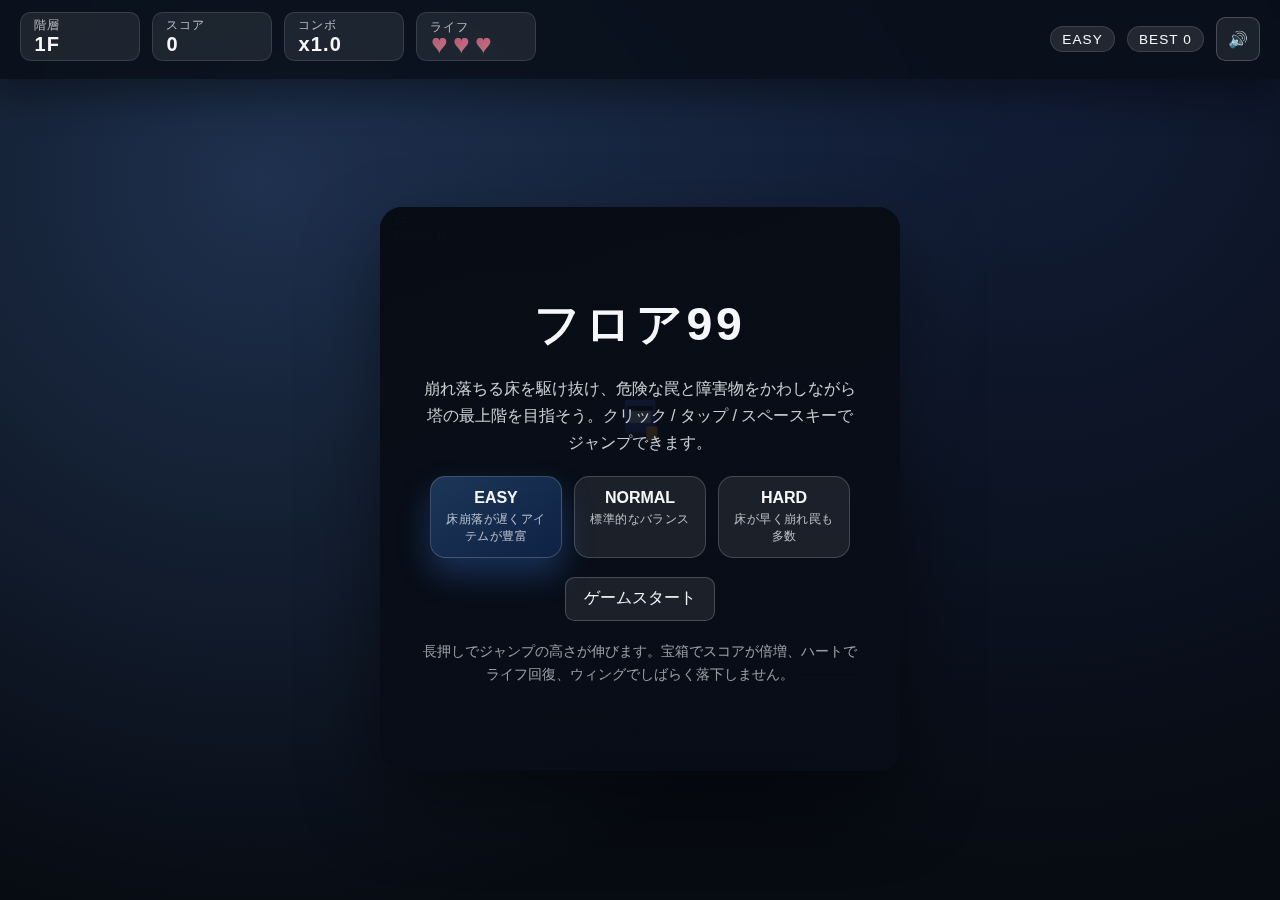
<file: floor99.html>
<!DOCTYPE html>
<html lang="ja">
<head>
  <meta charset="utf-8" />
  <meta name="viewport" content="width=device-width, initial-scale=1.0, maximum-scale=1.0, user-scalable=no" />
  <link rel="stylesheet" href="styles/responsive.css" />
  <title>フロア99</title>
  <style>
    :root {
      color-scheme: dark light;
      --bg: #070b12;
      --bg-soft: #111a28;
      --panel: rgba(10, 16, 26, 0.86);
      --panel-strong: rgba(18, 28, 44, 0.92);
      --accent: #6dc7ff;
      --accent-strong: #39a8ff;
      --danger: #ff6f8e;
      --warning: #ffb449;
      --success: #5be0b5;
      --text: #f5f7fa;
      --safe-top: env(safe-area-inset-top, 0px);
      --safe-right: env(safe-area-inset-right, 0px);
      --safe-bottom: env(safe-area-inset-bottom, 0px);
      --safe-left: env(safe-area-inset-left, 0px);
      font-family: 'Segoe UI', 'Hiragino Sans', sans-serif;
    }
    * { box-sizing: border-box; }
    body {
      margin: 0;
      min-height: 100vh;
      min-height: 100dvh;
      display: flex;
      flex-direction: column;
      background: radial-gradient(circle at 20% 20%, rgba(100,160,255,0.25), transparent 60%),
                  radial-gradient(circle at 80% 10%, rgba(60,100,200,0.2), transparent 60%),
                  var(--bg);
      color: var(--text);
      padding-top: var(--safe-top);
      padding-bottom: var(--safe-bottom);
      padding-left: var(--safe-left);
      padding-right: var(--safe-right);
    }
    button {
      font: inherit;
      border-radius: 0.6rem;
      border: 1px solid rgba(255,255,255,0.2);
      background: rgba(255,255,255,0.08);
      color: inherit;
      padding: 0.65rem 1.1rem;
      cursor: pointer;
      transition: transform 0.12s ease, background 0.2s ease, box-shadow 0.2s ease;
      position: relative;
      overflow: hidden;
    }
    button::after {
      content: '';
      position: absolute;
      inset: 0;
      background: radial-gradient(circle at top, rgba(255,255,255,0.24), transparent 70%);
      opacity: 0;
      transition: opacity 0.2s ease;
      pointer-events: none;
    }
    button:hover:not(:disabled) {
      background: rgba(255,255,255,0.16);
    }
    button:hover:not(:disabled)::after { opacity: 0.4; }
    button:active:not(:disabled) { transform: scale(0.97); }
    button:disabled {
      cursor: not-allowed;
      opacity: 0.55;
    }
    .tower-app {
      display: flex;
      flex-direction: column;
      min-height: 100vh;
    }
    .tower-topbar {
      display: flex;
      justify-content: space-between;
      gap: 1rem;
      align-items: center;
      padding: 0.75rem 1.25rem;
      background: rgba(8, 14, 24, 0.84);
      backdrop-filter: blur(12px);
      position: sticky;
      top: var(--safe-top);
      z-index: 20;
      box-shadow: 0 18px 36px rgba(0,0,0,0.35);
    }
    .hud-left {
      display: flex;
      gap: 0.75rem;
      flex-wrap: wrap;
      align-items: stretch;
    }
    .hud-item {
      display: flex;
      flex-direction: column;
      justify-content: center;
      padding: 0.35rem 0.9rem;
      background: rgba(255,255,255,0.08);
      border-radius: 0.65rem;
      min-width: 120px;
      box-shadow: inset 0 0 0 1px rgba(255,255,255,0.12);
    }
    .hud-item span {
      font-size: 0.72rem;
      letter-spacing: 0.08em;
      opacity: 0.7;
      text-transform: uppercase;
    }
    .hud-item strong {
      font-size: 1.25rem;
      font-weight: 600;
      letter-spacing: 0.06em;
    }
    .life-strip {
      display: flex;
      gap: 0.25rem;
      margin-top: 0.2rem;
      align-items: center;
    }
    .life-heart {
      width: 18px;
      height: 16px;
      background: linear-gradient(135deg, #ff708a, #ff9ab0);
      clip-path: path('M9 3 C9 -1 16 -1 16 4 C16 8 9 12 9 16 C9 12 2 8 2 4 C2 -1 9 -1 9 3 Z');
      filter: drop-shadow(0 2px 4px rgba(255,105,135,0.35));
      opacity: 0.88;
    }
    .hud-right {
      display: flex;
      align-items: center;
      gap: 0.75rem;
      flex-wrap: wrap;
      justify-content: flex-end;
    }
    .hud-badge {
      padding: 0.35rem 0.75rem;
      border-radius: 999px;
      background: rgba(255,255,255,0.1);
      font-size: 0.85rem;
      letter-spacing: 0.08em;
      text-transform: uppercase;
      box-shadow: inset 0 0 0 1px rgba(255,255,255,0.12);
    }
    .hud-btn {
      width: 44px;
      height: 44px;
      display: grid;
      place-items: center;
      padding: 0;
    }
    .hud-btn[aria-pressed="true"] {
      background: rgba(255,255,255,0.2);
      box-shadow: 0 0 0 2px rgba(109,199,255,0.45);
    }
    .hud-buffs {
      display: flex;
      gap: 0.4rem;
      margin-top: 0.35rem;
      flex-wrap: wrap;
    }
    .buff-tag {
      padding: 0.25rem 0.55rem;
      border-radius: 0.5rem;
      font-size: 0.75rem;
      letter-spacing: 0.05em;
      background: rgba(255,255,255,0.16);
      box-shadow: inset 0 0 0 1px rgba(255,255,255,0.14);
    }
    .buff-tag.wing { background: rgba(93,224,181,0.25); }
    .buff-tag.treasure { background: rgba(255,180,73,0.25); }

    .tower-main {
      flex: 1;
      display: flex;
      justify-content: center;
      align-items: center;
      padding: clamp(1rem, 4vw, 2.5rem);
    }
    .tower-stage {
      position: relative;
      width: 100%;
      max-width: 520px;
      --frame-max-width: 520px;
      --frame-aspect: 0.6666667;
      --frame-horizontal-gap: clamp(1rem, 4vw, 2.5rem);
      --frame-vertical-gap: calc(clamp(1rem, 4vw, 2.5rem) + 8rem);
      aspect-ratio: 2 / 3;
      background: rgba(12,18,28,0.82);
      border-radius: 1.4rem;
      overflow: hidden;
      box-shadow: 0 32px 80px rgba(0,0,0,0.45);
      display: flex;
      justify-content: center;
      align-items: center;
    }
    canvas {
      width: 100%;
      height: 100%;
      display: block;
      touch-action: none;
    }
    .tower-overlay {
      position: absolute;
      inset: 0;
      display: flex;
      flex-direction: column;
      justify-content: center;
      align-items: center;
      text-align: center;
      padding: clamp(1.5rem, 4vw, 2.5rem);
      gap: 1.2rem;
      background: linear-gradient(160deg, rgba(8,12,20,0.92), rgba(8,12,22,0.82));
      color: var(--text);
      transition: opacity 0.35s ease;
      z-index: 5;
      overflow-y: auto;
      -webkit-overflow-scrolling: touch;
    }
    .tower-overlay.hidden {
      opacity: 0;
      pointer-events: none;
    }
    .tower-overlay h1 {
      margin: 0;
      font-size: clamp(2rem, 5vw, 2.9rem);
      letter-spacing: 0.08em;
    }
    .tower-overlay p {
      margin: 0;
      line-height: 1.7;
      color: rgba(245,247,250,0.82);
    }
    .tower-difficulty {
      display: grid;
      grid-template-columns: repeat(auto-fit, minmax(120px, 1fr));
      gap: 0.75rem;
      width: min(420px, 100%);
    }
    .tower-difficulty button {
      display: flex;
      flex-direction: column;
      gap: 0.25rem;
      padding: 0.75rem 0.85rem;
      border-radius: 0.95rem;
      border: 1px solid rgba(255,255,255,0.18);
      background: rgba(255,255,255,0.08);
      font-weight: 600;
    }
    .tower-difficulty button span {
      font-size: 0.75rem;
      font-weight: 400;
      opacity: 0.72;
      letter-spacing: 0.04em;
    }
    .tower-difficulty button.active {
      background: linear-gradient(145deg, rgba(80,160,255,0.28), rgba(40,120,255,0.2));
      box-shadow: 0 16px 32px rgba(70,140,255,0.28);
    }
    .result-grid {
      display: grid;
      grid-template-columns: repeat(auto-fit, minmax(160px, 1fr));
      gap: 0.75rem;
      width: min(460px, 100%);
    }
    .result-card {
      padding: 0.85rem 0.9rem;
      border-radius: 0.9rem;
      background: rgba(255,255,255,0.08);
      box-shadow: inset 0 0 0 1px rgba(255,255,255,0.12);
      display: flex;
      flex-direction: column;
      gap: 0.2rem;
    }
    .result-card span {
      font-size: 0.75rem;
      opacity: 0.7;
      letter-spacing: 0.06em;
      text-transform: uppercase;
    }
    .result-card strong {
      font-size: 1.45rem;
      letter-spacing: 0.04em;
    }
    .overlay-actions {
      display: flex;
      gap: 0.75rem;
      flex-wrap: wrap;
      justify-content: center;
    }
    .tips {
      font-size: 0.85rem;
      opacity: 0.75;
    }
    @media (max-width: 640px) {
      .tower-topbar {
        flex-direction: column;
        align-items: stretch;
      }
      .hud-left { justify-content: center; }
      .hud-right { justify-content: center; }
      .tower-stage {
        max-width: min(92vw, 480px);
        --frame-horizontal-gap: clamp(1rem, 4vw, 2.5rem);
        --frame-vertical-gap: calc(clamp(1rem, 4vw, 2.5rem) + 7rem);
      }
    }
  </style>
</head>
<body>
  <div class="tower-app">
    <header class="tower-topbar">
      <div>
        <div class="hud-left">
          <div class="hud-item">
            <span>階層</span>
            <strong id="hudFloor">1F</strong>
          </div>
          <div class="hud-item">
            <span>スコア</span>
            <strong id="hudScore">0</strong>
          </div>
          <div class="hud-item">
            <span>コンボ</span>
            <strong id="hudCombo">x1.0</strong>
          </div>
          <div class="hud-item">
            <span>ライフ</span>
            <div class="life-strip" id="hudLife"></div>
          </div>
        </div>
        <div class="hud-buffs" id="hudBuffs"></div>
      </div>
      <div class="hud-right">
        <div class="hud-badge" id="hudDifficulty">NORMAL</div>
        <div class="hud-badge" id="hudBest">BEST 0</div>
        <button class="hud-btn" id="hudMuteBtn" type="button" aria-pressed="false" title="ミュート切替">🔊</button>
      </div>
    </header>
    <main class="tower-main">
      <div class="tower-stage responsive-frame responsive-frame--tower">
        <canvas id="towerCanvas" width="480" height="720" aria-label="ゲーム画面"></canvas>
        <div class="tower-overlay" id="startOverlay">
          <h1>フロア99</h1>
          <p>崩れ落ちる床を駆け抜け、危険な罠と障害物をかわしながら塔の最上階を目指そう。クリック / タップ / スペースキーでジャンプできます。</p>
          <div class="tower-difficulty">
            <button type="button" data-diff="easy" class="active">
              EASY
              <span>床崩落が遅くアイテムが豊富</span>
            </button>
            <button type="button" data-diff="normal">
              NORMAL
              <span>標準的なバランス</span>
            </button>
            <button type="button" data-diff="hard">
              HARD
              <span>床が早く崩れ罠も多数</span>
            </button>
          </div>
          <button id="startBtn" type="button">ゲームスタート</button>
          <p class="tips">長押しでジャンプの高さが伸びます。宝箱でスコアが倍増、ハートでライフ回復、ウィングでしばらく落下しません。</p>
        </div>
        <div class="tower-overlay hidden" id="gameOverOverlay">
          <h2>ゲームオーバー</h2>
          <div class="result-grid">
            <div class="result-card">
              <span>到達階層</span>
              <strong id="resultFloor">1F</strong>
            </div>
            <div class="result-card">
              <span>スコア</span>
              <strong id="resultScore">0</strong>
            </div>
            <div class="result-card">
              <span>ベストスコア</span>
              <strong id="resultBest">0</strong>
            </div>
          </div>
          <div class="overlay-actions">
            <button id="retryBtn" type="button">リトライ</button>
            <button id="menuBtn" type="button">メニューへ</button>
          </div>
        </div>
      </div>
    </main>
  </div>
  <script>
  (() => {
    const canvas = document.getElementById('towerCanvas');
    const ctx = canvas.getContext('2d');

    const hudFloor = document.getElementById('hudFloor');
    const hudScore = document.getElementById('hudScore');
    const hudCombo = document.getElementById('hudCombo');
    const hudLife = document.getElementById('hudLife');
    const hudBuffs = document.getElementById('hudBuffs');
    const hudDiff = document.getElementById('hudDifficulty');
    const hudBest = document.getElementById('hudBest');
    const muteBtn = document.getElementById('hudMuteBtn');

    const startOverlay = document.getElementById('startOverlay');
    const gameOverOverlay = document.getElementById('gameOverOverlay');
    const startBtn = document.getElementById('startBtn');
    const retryBtn = document.getElementById('retryBtn');
    const menuBtn = document.getElementById('menuBtn');
    const diffButtons = Array.from(document.querySelectorAll('.tower-difficulty button'));

    const resultFloor = document.getElementById('resultFloor');
    const resultScore = document.getElementById('resultScore');
    const resultBest = document.getElementById('resultBest');

    const storageKey = 'floor99_best_score';

    const difficulties = {
      easy: {
        label: 'EASY',
        collapseDelay: 2.6,
        collapseSpeed: 520,
        floorGap: 130,
        floorGapVariance: 28,
        runSpeed: 150,
        gravity: 2200,
        jumpSpeed: 840,
        holdBoost: 1400,
        holdDuration: 0.18,
        coyoteTime: 0.14,
        spikeChance: 0.14,
        obstacleChance: 0.2,
        fallChance: 0.12,
        itemChance: 0.48,
        minFloorWidth: 200,
        maxFloorWidth: 320
      },
      normal: {
        label: 'NORMAL',
        collapseDelay: 2.05,
        collapseSpeed: 600,
        floorGap: 150,
        floorGapVariance: 32,
        runSpeed: 170,
        gravity: 2360,
        jumpSpeed: 880,
        holdBoost: 1650,
        holdDuration: 0.17,
        coyoteTime: 0.12,
        spikeChance: 0.2,
        obstacleChance: 0.28,
        fallChance: 0.2,
        itemChance: 0.34,
        minFloorWidth: 182,
        maxFloorWidth: 300
      },
      hard: {
        label: 'HARD',
        collapseDelay: 1.6,
        collapseSpeed: 680,
        floorGap: 164,
        floorGapVariance: 34,
        runSpeed: 188,
        gravity: 2520,
        jumpSpeed: 910,
        holdBoost: 1820,
        holdDuration: 0.16,
        coyoteTime: 0.1,
        spikeChance: 0.26,
        obstacleChance: 0.36,
        fallChance: 0.28,
        itemChance: 0.24,
        minFloorWidth: 170,
        maxFloorWidth: 280
      }
    };

    const audio = {
      ctx: null,
      muted: false,
      ensure() {
        if (!this.ctx) {
          const AudioCtx = window.AudioContext || window.webkitAudioContext;
          if (AudioCtx) {
            this.ctx = new AudioCtx();
          }
        }
      },
      play(type) {
        if (this.muted) return;
        this.ensure();
        if (!this.ctx) return;
        const ctx = this.ctx;
        const now = ctx.currentTime;
        const osc = ctx.createOscillator();
        const gain = ctx.createGain();
        gain.gain.setValueAtTime(0.16, now);
        let duration = 0.22;
        switch (type) {
          case 'jump':
            osc.frequency.setValueAtTime(540, now);
            osc.frequency.exponentialRampToValueAtTime(880, now + 0.18);
            duration = 0.18;
            break;
          case 'collapse':
            osc.frequency.setValueAtTime(220, now);
            osc.frequency.exponentialRampToValueAtTime(90, now + 0.32);
            gain.gain.setValueAtTime(0.2, now);
            duration = 0.32;
            break;
          case 'treasure':
            osc.frequency.setValueAtTime(660, now);
            osc.frequency.exponentialRampToValueAtTime(1240, now + 0.28);
            gain.gain.setValueAtTime(0.18, now);
            duration = 0.3;
            break;
          case 'gameover':
            osc.frequency.setValueAtTime(420, now);
            osc.frequency.linearRampToValueAtTime(140, now + 0.6);
            gain.gain.setValueAtTime(0.24, now);
            duration = 0.6;
            break;
          default:
            osc.frequency.setValueAtTime(400, now);
        }
        gain.gain.exponentialRampToValueAtTime(0.001, now + duration);
        osc.type = 'triangle';
        osc.connect(gain);
        gain.connect(ctx.destination);
        osc.start(now);
        osc.stop(now + duration);
      }
    };

    const input = {
      holding: false,
      pressed: false
    };

    const player = {
      width: 48,
      height: 64,
      x: canvas.width / 2 - 24,
      y: -120,
      vx: 0,
      vy: 0,
      dir: 1,
      onGround: false,
      coyoteTimer: 0,
      life: 3,
      maxLife: 5,
      invincibleTimer: 0,
      wingTimer: 0,
      jumpHold: false,
      jumpHoldTime: 0,
      currentFloor: null,
      lastFloorId: null,
      highestLevel: 1,
      hitFlash: 0,
      prevY: -120
    };

    const game = {
      state: 'ready',
      difficulty: 'easy',
      floors: [],
      obstacles: [],
      items: [],
      floorId: 0,
      levelCounter: 0,
      nextSpawnY: -150,
      cameraY: -360,
      score: 0,
      floorReached: 1,
      comboCount: 0,
      comboMultiplier: 1,
      treasureTimer: 0,
      bestScore: Number(localStorage.getItem(storageKey) || 0)
    };

    let lastTime = 0;

    const hudState = {
      floor: null,
      score: null,
      combo: null,
      best: null,
      life: null,
      wingLabel: null,
      treasureActive: false
    };

    function setDifficulty(diffKey) {
      if (!difficulties[diffKey]) return;
      game.difficulty = diffKey;
      diffButtons.forEach(btn => {
        btn.classList.toggle('active', btn.dataset.diff === diffKey);
      });
      hudDiff.textContent = difficulties[diffKey].label;
    }

    function updateLifeDisplay() {
      if (hudState.life === player.life) return;
      hudLife.innerHTML = '';
      for (let i = 0; i < player.life; i += 1) {
        const span = document.createElement('span');
        span.className = 'life-heart';
        hudLife.appendChild(span);
      }
      hudState.life = player.life;
    }

    function updateBuffDisplay() {
      const wingActive = player.wingTimer > 0;
      const wingLabel = wingActive ? player.wingTimer.toFixed(1) : null;
      const treasureActive = game.treasureTimer > 0;
      if (hudState.wingLabel === wingLabel && hudState.treasureActive === treasureActive) return;
      const tags = [];
      if (wingActive && wingLabel) {
        tags.push(`<span class="buff-tag wing">WING ${wingLabel}s</span>`);
      }
      if (treasureActive) {
        tags.push(`<span class="buff-tag treasure">SCORE x2</span>`);
      }
      hudBuffs.innerHTML = tags.join('');
      hudState.wingLabel = wingLabel;
      hudState.treasureActive = treasureActive;
    }

    function updateHUD() {
      const floorValue = Math.max(game.floorReached, 1);
      const scoreValue = Math.round(game.score);
      const comboValue = `x${game.comboMultiplier.toFixed(1)}`;
      const bestValue = Math.round(Math.max(game.bestScore, game.score));

      if (hudState.floor !== floorValue) {
        hudFloor.textContent = `${floorValue}F`;
        hudState.floor = floorValue;
      }
      if (hudState.score !== scoreValue) {
        hudScore.textContent = scoreValue.toLocaleString('ja-JP');
        hudState.score = scoreValue;
      }
      if (hudState.combo !== comboValue) {
        hudCombo.textContent = comboValue;
        hudState.combo = comboValue;
      }
      if (hudState.best !== bestValue) {
        hudBest.textContent = `BEST ${bestValue.toLocaleString('ja-JP')}`;
        hudState.best = bestValue;
      }
      updateLifeDisplay();
      updateBuffDisplay();
    }

    function createFloor(props = {}) {
      game.floorId += 1;
      const floor = {
        id: game.floorId,
        level: props.levelOverride ?? (game.levelCounter + 1),
        x: props.x ?? 60,
        y: props.y ?? -100,
        width: props.width ?? 260,
        height: 24,
        type: props.type || 'normal',
        touched: false,
        timer: 0,
        collapsing: false,
        collapseVelocity: 0,
        immutable: !!props.immutable
      };
      game.levelCounter = Math.max(game.levelCounter, floor.level);
      if (floor.type === 'base') {
        floor.immutable = true;
      }
      game.floors.push(floor);
      return floor;
    }

    function spawnInitialFloors() {
      game.floors.length = 0;
      game.obstacles.length = 0;
      game.items.length = 0;
      game.floorId = 0;
      game.levelCounter = 0;

      const baseWidth = 340;
      const baseFloor = createFloor({
        y: 0,
        x: canvas.width / 2 - baseWidth / 2,
        width: baseWidth,
        type: 'base',
        immutable: true,
        levelOverride: 1
      });
      baseFloor.touched = true;

      const diff = difficulties[game.difficulty];
      game.nextSpawnY = baseFloor.y - diff.floorGap;
      game.levelCounter = 1;

      while (game.nextSpawnY > game.cameraY - canvas.height * 1.4) {
        spawnFloor();
      }

      player.x = canvas.width / 2 - player.width / 2;
      player.y = baseFloor.y - player.height;
      player.vx = diff.runSpeed;
      player.vy = 0;
      player.dir = 1;
      player.onGround = true;
      player.currentFloor = baseFloor;
      player.lastFloorId = baseFloor.id;
      player.highestLevel = baseFloor.level;
      player.coyoteTimer = diff.coyoteTime;
    }

    function randomRange(min, max) {
      return Math.random() * (max - min) + min;
    }

    function spawnFloor() {
      const diff = difficulties[game.difficulty];
      const width = randomRange(diff.minFloorWidth, diff.maxFloorWidth);
      const x = randomRange(36, canvas.width - width - 36);
      const gap = diff.floorGap + Math.random() * diff.floorGapVariance;
      const y = game.nextSpawnY;
      game.nextSpawnY -= gap;

      const level = game.levelCounter + 1;
      let type = 'normal';
      if (level > 2 && Math.random() < diff.spikeChance) {
        type = 'spike';
      }
      const floor = createFloor({ y, x, width, type, levelOverride: level });
      floor.timer = 0;

      if (type === 'normal' && level > 2 && Math.random() < diff.itemChance) {
        spawnItemOnFloor(floor);
      }
      if (level > 3 && Math.random() < diff.obstacleChance) {
        spawnObstacleNearFloor(floor);
      } else if (level > 4 && Math.random() < diff.fallChance) {
        spawnFallingBlock(floor);
      }
    }

    function spawnItemOnFloor(floor) {
      const roll = Math.random();
      let type = 'treasure';
      if (roll < 0.33) type = 'heart';
      else if (roll < 0.66) type = 'wing';
      const item = {
        id: `item_${floor.id}_${Math.random().toString(16).slice(2, 6)}`,
        type,
        x: floor.x + floor.width / 2 - 16,
        y: floor.y - 32,
        width: 32,
        height: 32,
        phase: Math.random() * Math.PI * 2,
        collected: false
      };
      game.items.push(item);
    }

    function spawnObstacleNearFloor(floor) {
      const type = Math.random() < 0.55 ? 'slider' : 'wall';
      if (type === 'slider') {
        const range = Math.min(randomRange(90, 170), canvas.width - 60);
        const baseX = Math.max(28, floor.x - 40);
        const slider = {
          id: `obs_${floor.id}_${Math.random().toString(16).slice(2, 6)}`,
          type: 'slider',
          baseX,
          x: baseX + Math.random() * Math.max(20, Math.min(range, canvas.width - baseX - 80)),
          range: Math.max(60, Math.min(range, canvas.width - baseX - 60)),
          width: 60,
          height: randomRange(110, 180),
          y: floor.y - randomRange(120, 180),
          speed: randomRange(70, 110),
          dir: Math.random() < 0.5 ? -1 : 1
        };
        game.obstacles.push(slider);
      } else {
        const wall = {
          id: `obs_${floor.id}_${Math.random().toString(16).slice(2, 6)}`,
          type: 'wall',
          x: Math.random() < 0.5 ? floor.x - 30 : floor.x + floor.width - 30,
          width: 60,
          height: randomRange(120, 200),
          y: floor.y - randomRange(80, 160),
          slideDir: Math.random() < 0.5 ? -1 : 1,
          slideRange: randomRange(0, 60),
          slideBase: 0,
          slideSpeed: randomRange(30, 60)
        };
        wall.slideBase = wall.x;
        game.obstacles.push(wall);
      }
    }

    function spawnFallingBlock(floor) {
      const block = {
        id: `fall_${floor.id}_${Math.random().toString(16).slice(2, 6)}`,
        type: 'fall',
        x: floor.x + Math.random() * Math.max(40, floor.width - 40),
        y: floor.y - randomRange(200, 260),
        width: 44,
        height: 44,
        vy: 0,
        dropDelay: randomRange(0.25, 0.9)
      };
      game.obstacles.push(block);
    }
    function addScore(points) {
      const treasureMultiplier = game.treasureTimer > 0 ? 2 : 1;
      const total = Math.round(points * treasureMultiplier * game.comboMultiplier);
      game.score += total;
    }

    function updateCombo() {
      game.comboMultiplier = Math.min(2, 1 + game.comboCount * 0.1);
    }

    function resetCombo() {
      game.comboCount = 0;
      updateCombo();
    }

    function applyDamage(amount = 1) {
      if (player.invincibleTimer > 0 || game.state !== 'playing') return;
      player.life -= amount;
      player.invincibleTimer = 1.2;
      player.hitFlash = 0.35;
      resetCombo();
      player.vy = -difficulties[game.difficulty].jumpSpeed * 0.55;
      player.dir *= -1;
      if (player.life <= 0) {
        triggerGameOver();
      }
      updateLifeDisplay();
    }

    function triggerGameOver() {
      if (game.state === 'gameover') return;
      game.state = 'gameover';
      resultFloor.textContent = `${Math.max(game.floorReached, 1)}F`;
      resultScore.textContent = Math.round(game.score).toLocaleString('ja-JP');
      const best = Math.max(game.bestScore, game.score);
      game.bestScore = best;
      localStorage.setItem(storageKey, String(Math.round(best)));
      resultBest.textContent = Math.round(best).toLocaleString('ja-JP');
      hudBest.textContent = `BEST ${Math.round(best).toLocaleString('ja-JP')}`;
      hudState.best = Math.round(best);
      gameOverOverlay.classList.remove('hidden');
      startOverlay.classList.add('hidden');
      audio.play('gameover');
    }

    function resetGameState() {
      const diff = difficulties[game.difficulty];
      player.life = 3;
      player.maxLife = 5;
      player.invincibleTimer = 0;
      player.wingTimer = 0;
      player.hitFlash = 0;
      player.jumpHold = false;
      player.jumpHoldTime = 0;
      player.dir = 1;
      player.highestLevel = 1;
      player.lastFloorId = null;
      player.currentFloor = null;
      game.score = 0;
      game.floorReached = 1;
      game.comboCount = 0;
      game.comboMultiplier = 1;
      game.treasureTimer = 0;
      game.cameraY = -360;
      game.nextSpawnY = -diff.floorGap;
      spawnInitialFloors();
      updateHUD();
    }

    function startGame() {
      resetGameState();
      game.state = 'playing';
      startOverlay.classList.add('hidden');
      gameOverOverlay.classList.add('hidden');
    }

    function loop(time) {
      const dt = Math.min((time - lastTime) / 1000 || 0, 0.05);
      lastTime = time;

      if (game.state === 'playing') {
        updateGame(dt);
      }
      renderGame();
      requestAnimationFrame(loop);
    }

    function updateGame(dt) {
      const diff = difficulties[game.difficulty];
      player.prevY = player.y;

      if (player.onGround) {
        player.coyoteTimer = diff.coyoteTime;
      } else if (player.coyoteTimer > 0) {
        player.coyoteTimer = Math.max(0, player.coyoteTimer - dt);
      }

      player.invincibleTimer = Math.max(0, player.invincibleTimer - dt);
      player.wingTimer = Math.max(0, player.wingTimer - dt);
      game.treasureTimer = Math.max(0, game.treasureTimer - dt);
      if (player.hitFlash > 0) player.hitFlash = Math.max(0, player.hitFlash - dt);

      if (input.pressed) {
        attemptJump();
        input.pressed = false;
      }

      if (player.jumpHold && input.holding) {
        player.jumpHoldTime += dt;
        if (player.jumpHoldTime < diff.holdDuration) {
          player.vy -= diff.holdBoost * dt;
        } else {
          player.jumpHold = false;
        }
      } else {
        player.jumpHold = false;
      }

      const gravity = player.wingTimer > 0 ? diff.gravity * 0.28 : diff.gravity;
      player.vy += gravity * dt;
      if (player.wingTimer > 0) {
        player.vy = Math.min(player.vy, 90);
      } else {
        player.vy = Math.min(player.vy, 980);
      }

      if (player.onGround) {
        player.vx = player.dir * diff.runSpeed;
      }

      player.x += player.vx * dt;
      player.y += player.vy * dt;

      if (player.x < 28) {
        player.x = 28;
        player.dir = 1;
        if (!player.onGround) player.vx = Math.abs(player.vx);
      } else if (player.x + player.width > canvas.width - 28) {
        player.x = canvas.width - 28 - player.width;
        player.dir = -1;
        if (!player.onGround) player.vx = -Math.abs(player.vx);
      }

      const prevBottom = player.prevY + player.height;
      const currentBottom = player.y + player.height;
      let landedFloor = null;

      for (let i = game.floors.length - 1; i >= 0; i -= 1) {
        const floor = game.floors[i];
        if (floor.touched && !floor.immutable && !floor.collapsing) {
          floor.timer += dt;
          if (floor.timer >= diff.collapseDelay) {
            floor.collapsing = true;
            floor.collapseVelocity = 40;
            audio.play('collapse');
            if (player.currentFloor && player.currentFloor.id === floor.id) {
              player.onGround = false;
            }
          }
        }
        if (floor.collapsing) {
          floor.collapseVelocity += diff.gravity * 0.8 * dt;
          floor.y += floor.collapseVelocity * dt;
          if (floor.y - game.cameraY > canvas.height + 120) {
            if (player.currentFloor && player.currentFloor.id === floor.id) {
              player.currentFloor = null;
              player.onGround = false;
            }
            game.floors.splice(i, 1);
            continue;
          }
        }
        if (!floor.collapsing && prevBottom <= floor.y && currentBottom >= floor.y) {
          const playerLeft = player.x + player.width * 0.2;
          const playerRight = player.x + player.width * 0.8;
          if (playerRight > floor.x && playerLeft < floor.x + floor.width) {
            landedFloor = floor;
          }
        }
        if (floor.y - game.cameraY > canvas.height + 200) {
          if (player.currentFloor && player.currentFloor.id === floor.id) {
            player.currentFloor = null;
          }
          game.floors.splice(i, 1);
        }
      }

      if (landedFloor && !landedFloor.collapsing) {
        player.y = landedFloor.y - player.height;
        player.vy = 0;
        player.onGround = true;
        player.currentFloor = landedFloor;
        player.dir = Math.sign(player.vx || player.dir) || 1;
        landedFloor.touched = true;

        if (landedFloor.level > player.highestLevel) {
          player.highestLevel = landedFloor.level;
          if (landedFloor.type !== 'spike') {
            game.floorReached = landedFloor.level;
            game.comboCount += 1;
            updateCombo();
            addScore(10);
          }
        }

        if (landedFloor.type === 'spike') {
          applyDamage(1);
          player.vy = -diff.jumpSpeed * 0.6;
          player.onGround = false;
        }
      } else {
        if (player.onGround) {
          player.onGround = false;
        }
      }

      if (player.onGround && player.currentFloor) {
        const floor = player.currentFloor;
        const leftBound = floor.x;
        const rightBound = floor.x + floor.width - player.width;
        if (player.x <= leftBound) {
          player.x = leftBound;
          player.dir = 1;
        } else if (player.x >= rightBound) {
          player.x = rightBound;
          player.dir = -1;
        }
      }

      for (let i = game.obstacles.length - 1; i >= 0; i -= 1) {
        const obs = game.obstacles[i];
        if (obs.type === 'slider') {
          obs.x += obs.speed * dt * obs.dir;
          if (obs.x < obs.baseX) {
            obs.x = obs.baseX;
            obs.dir = 1;
          } else if (obs.x > obs.baseX + obs.range) {
            obs.x = obs.baseX + obs.range;
            obs.dir = -1;
          }
        } else if (obs.type === 'wall') {
          if (obs.slideRange > 0) {
            obs.slideBase += obs.slideSpeed * dt * obs.slideDir;
            if (obs.slideBase > obs.x + obs.slideRange) {
              obs.slideDir = -1;
            } else if (obs.slideBase < obs.x - obs.slideRange) {
              obs.slideDir = 1;
            }
            obs.x = obs.slideBase;
          }
        } else if (obs.type === 'fall') {
          if (obs.dropDelay > 0) {
            obs.dropDelay -= dt;
          } else {
            obs.vy += diff.gravity * 0.75 * dt;
            obs.y += obs.vy * dt;
          }
          if (obs.y - game.cameraY > canvas.height + 200) {
            game.obstacles.splice(i, 1);
            continue;
          }
        }

        const screenY = obs.y - game.cameraY;
        if (screenY > canvas.height + 220) {
          game.obstacles.splice(i, 1);
          continue;
        }

        if (rectsIntersect(player.x, player.y, player.width, player.height, obs.x, obs.y, obs.width, obs.height)) {
          applyDamage(1);
          if (obs.type === 'slider' || obs.type === 'wall') {
            if (player.x + player.width / 2 < obs.x + obs.width / 2) {
              player.dir = -1;
              player.vx = -Math.abs(player.vx);
            } else {
              player.dir = 1;
              player.vx = Math.abs(player.vx);
            }
          } else if (obs.type === 'fall') {
            obs.vy *= 0.6;
          }
        }
      }

      for (let i = game.items.length - 1; i >= 0; i -= 1) {
        const item = game.items[i];
        item.phase += dt * 3;
        const offset = Math.sin(item.phase) * 6;
        const itemTop = item.y + offset;
        if (itemTop - game.cameraY > canvas.height + 200) {
          game.items.splice(i, 1);
          continue;
        }
        if (!item.collected && rectsIntersect(player.x, player.y, player.width, player.height, item.x, itemTop, item.width, item.height)) {
          item.collected = true;
          handleItemPickup(item.type);
          game.items.splice(i, 1);
        }
      }

      const targetCamera = player.y - canvas.height * 0.45;
      if (targetCamera < game.cameraY) {
        game.cameraY += (targetCamera - game.cameraY) * 0.2;
      } else {
        game.cameraY += (targetCamera - game.cameraY) * 0.05;
      }

      while (game.nextSpawnY > game.cameraY - canvas.height * 1.4) {
        spawnFloor();
      }

      if (player.y - game.cameraY > canvas.height + 60) {
        triggerGameOver();
      }

      updateHUD();
    }
    function attemptJump() {
      if (game.state !== 'playing') return;
      const diff = difficulties[game.difficulty];
      if (player.onGround || player.coyoteTimer > 0.01) {
        player.vy = -diff.jumpSpeed;
        player.onGround = false;
        player.jumpHold = true;
        player.jumpHoldTime = 0;
        player.coyoteTimer = 0;
        audio.play('jump');
      }
    }

    function rectsIntersect(ax, ay, aw, ah, bx, by, bw, bh) {
      return ax < bx + bw && ax + aw > bx && ay < by + bh && ay + ah > by;
    }

    function handleItemPickup(type) {
      if (type === 'treasure') {
        game.treasureTimer = Math.max(game.treasureTimer, 8);
        addScore(150);
        audio.play('treasure');
      } else if (type === 'heart') {
        if (player.life < player.maxLife) {
          player.life += 1;
        }
        addScore(60);
        audio.play('treasure');
      } else if (type === 'wing') {
        player.wingTimer = Math.max(player.wingTimer, 5.5);
        addScore(80);
        audio.play('treasure');
      }
      updateLifeDisplay();
    }

    function renderGame() {
      const gradient = ctx.createLinearGradient(0, 0, 0, canvas.height);
      gradient.addColorStop(0, '#0a1320');
      gradient.addColorStop(0.5, '#0e1b2e');
      gradient.addColorStop(1, '#09111c');
      ctx.fillStyle = gradient;
      ctx.fillRect(0, 0, canvas.width, canvas.height);

      const parallax = (game.cameraY % 80);
      ctx.fillStyle = 'rgba(255,255,255,0.04)';
      for (let y = parallax; y < canvas.height; y += 80) {
        ctx.fillRect(0, Math.round(y), canvas.width, 1);
      }

      for (const floor of game.floors) {
        const screenY = floor.y - game.cameraY;
        if (screenY > canvas.height + 120 || screenY + floor.height < -120) continue;
        const grd = ctx.createLinearGradient(floor.x, screenY, floor.x, screenY + floor.height);
        if (floor.type === 'spike') {
          grd.addColorStop(0, '#2c3444');
          grd.addColorStop(1, '#1c2434');
        } else if (floor.type === 'base') {
          grd.addColorStop(0, '#2a3a52');
          grd.addColorStop(1, '#1b2638');
        } else {
          grd.addColorStop(0, '#253447');
          grd.addColorStop(1, '#1a2534');
        }
        ctx.fillStyle = grd;
        ctx.fillRect(floor.x, screenY, floor.width, floor.height);
        ctx.fillStyle = 'rgba(255,255,255,0.08)';
        ctx.fillRect(floor.x, screenY, floor.width, 2);

        if (floor.type === 'spike') {
          const spikeCount = Math.max(3, Math.floor(floor.width / 16));
          ctx.fillStyle = '#ff748b';
          for (let i = 0; i < spikeCount; i += 1) {
            const sx = floor.x + (i / spikeCount) * floor.width;
            ctx.beginPath();
            ctx.moveTo(sx, screenY + floor.height);
            ctx.lineTo(sx + floor.width / spikeCount / 2, screenY - 10);
            ctx.lineTo(sx + floor.width / spikeCount, screenY + floor.height);
            ctx.closePath();
            ctx.fill();
          }
        }

        if (floor.collapsing) {
          ctx.fillStyle = 'rgba(255,90,110,0.35)';
          ctx.fillRect(floor.x, screenY, floor.width, floor.height);
        } else if (floor.touched && !floor.immutable) {
          ctx.fillStyle = 'rgba(255,255,255,0.08)';
          const timerRatio = Math.min(1, floor.timer / difficulties[game.difficulty].collapseDelay);
          ctx.fillRect(floor.x, screenY, floor.width * timerRatio, 4);
        }
      }

      for (const obs of game.obstacles) {
        const screenY = obs.y - game.cameraY;
        if (screenY > canvas.height + 160 || screenY + obs.height < -160) continue;
        if (obs.type === 'slider') {
          ctx.fillStyle = '#2d90ff';
          ctx.fillRect(obs.x, screenY, obs.width, obs.height);
          ctx.fillStyle = 'rgba(255,255,255,0.18)';
          ctx.fillRect(obs.x + 6, screenY + 6, obs.width - 12, obs.height - 12);
        } else if (obs.type === 'wall') {
          ctx.fillStyle = '#1f2b3c';
          ctx.fillRect(obs.x, screenY, obs.width, obs.height);
          ctx.fillStyle = 'rgba(255,255,255,0.08)';
          for (let y = screenY; y < screenY + obs.height; y += 16) {
            ctx.fillRect(obs.x, y, obs.width, 2);
          }
        } else if (obs.type === 'fall') {
          ctx.fillStyle = '#ffa24d';
          ctx.fillRect(obs.x, screenY, obs.width, obs.height);
          ctx.fillStyle = 'rgba(255,255,255,0.25)';
          ctx.fillRect(obs.x + 6, screenY + 6, obs.width - 12, obs.height - 12);
        }
      }

      for (const item of game.items) {
        const offset = Math.sin(item.phase) * 6;
        const screenY = item.y + offset - game.cameraY;
        if (screenY > canvas.height + 120 || screenY + item.height < -120) continue;
        ctx.save();
        ctx.translate(item.x + item.width / 2, screenY + item.height / 2);
        if (item.type === 'treasure') {
          ctx.fillStyle = '#ffb347';
          ctx.fillRect(-16, -12, 32, 24);
          ctx.fillStyle = '#ffe9b0';
          ctx.fillRect(-14, -4, 28, 8);
        } else if (item.type === 'heart') {
          ctx.fillStyle = '#ff6f8e';
          ctx.beginPath();
          ctx.moveTo(0, 12);
          ctx.bezierCurveTo(18, -4, 12, -18, 0, -6);
          ctx.bezierCurveTo(-12, -18, -18, -4, 0, 12);
          ctx.fill();
        } else if (item.type === 'wing') {
          ctx.fillStyle = '#6de0ff';
          ctx.beginPath();
          ctx.moveTo(-16, 8);
          ctx.quadraticCurveTo(-4, -12, 0, -2);
          ctx.quadraticCurveTo(4, -12, 16, 8);
          ctx.quadraticCurveTo(4, 0, 0, 6);
          ctx.quadraticCurveTo(-4, 0, -16, 8);
          ctx.fill();
        }
        ctx.restore();
      }

      const playerScreenY = player.y - game.cameraY;
      if (!(player.invincibleTimer > 0 && Math.floor(player.invincibleTimer * 10) % 2 === 0)) {
        ctx.save();
        ctx.translate(player.x + player.width / 2, playerScreenY + player.height / 2);
        if (player.dir < 0) ctx.scale(-1, 1);
        ctx.translate(-player.width / 2, -player.height / 2);
        const bodyGradient = ctx.createLinearGradient(0, 0, 0, player.height);
        bodyGradient.addColorStop(0, '#4f6cff');
        bodyGradient.addColorStop(1, '#2038a8');
        ctx.fillStyle = player.hitFlash > 0 ? 'rgba(255,100,120,0.8)' : bodyGradient;
        ctx.fillRect(10, 6, player.width - 20, player.height - 12);
        ctx.fillStyle = '#1a2030';
        ctx.fillRect(10, player.height - 16, player.width - 20, 16);
        ctx.fillStyle = '#b8e1ff';
        ctx.fillRect(14, 16, player.width - 28, 20);
        ctx.fillStyle = '#0d1320';
        ctx.fillRect(12, 14, player.width - 24, 6);
        ctx.fillStyle = '#ffb347';
        ctx.fillRect(player.width - 18, player.height - 24, 10, 18);
        if (player.wingTimer > 0) {
          ctx.fillStyle = 'rgba(109,224,255,0.45)';
          ctx.beginPath();
          ctx.moveTo(-12, 18);
          ctx.quadraticCurveTo(-24, 4, -12, -12);
          ctx.quadraticCurveTo(0, -4, -4, 12);
          ctx.fill();
          ctx.beginPath();
          ctx.moveTo(player.width + 12, 18);
          ctx.quadraticCurveTo(player.width + 24, 4, player.width + 12, -12);
          ctx.quadraticCurveTo(player.width, -4, player.width + 4, 12);
          ctx.fill();
        }
        ctx.restore();
      }

      ctx.fillStyle = 'rgba(255,255,255,0.12)';
      ctx.font = '14px "Segoe UI", sans-serif';
      ctx.textBaseline = 'top';
      ctx.fillText(`${Math.max(game.floorReached, 1)}F`, 12, 12);
      ctx.fillText(`Score ${Math.round(game.score)}`, 12, 30);
    }

    function handlePointerDown(event) {
      event.preventDefault();
      input.holding = true;
      input.pressed = true;
      audio.ensure();
      if (audio.ctx) {
        audio.ctx.resume().catch(() => {});
      }
    }

    function handlePointerUp(event) {
      event.preventDefault();
      input.holding = false;
      player.jumpHold = false;
    }

    function handleKeyDown(event) {
      if (event.code === 'Space') {
        event.preventDefault();
        if (!input.holding) {
          input.pressed = true;
          input.holding = true;
        }
        audio.ensure();
        if (audio.ctx) {
          audio.ctx.resume().catch(() => {});
        }
      }
    }

    function handleKeyUp(event) {
      if (event.code === 'Space') {
        event.preventDefault();
        input.holding = false;
        player.jumpHold = false;
      }
    }

    canvas.addEventListener('pointerdown', handlePointerDown);
    canvas.addEventListener('pointerup', handlePointerUp);
    canvas.addEventListener('pointerleave', handlePointerUp);
    canvas.addEventListener('pointercancel', handlePointerUp);
    window.addEventListener('keydown', handleKeyDown);
    window.addEventListener('keyup', handleKeyUp);

    muteBtn.addEventListener('click', () => {
      audio.muted = !audio.muted;
      muteBtn.setAttribute('aria-pressed', audio.muted ? 'true' : 'false');
      muteBtn.textContent = audio.muted ? '🔇' : '🔊';
    });

    diffButtons.forEach(btn => {
      btn.addEventListener('click', () => {
        const diff = btn.dataset.diff;
        setDifficulty(diff);
      });
    });

    startBtn.addEventListener('click', () => {
      startGame();
    });

    retryBtn.addEventListener('click', () => {
      startGame();
    });

    menuBtn.addEventListener('click', () => {
      window.location.href = 'index.html';
    });

    setDifficulty('easy');
    updateHUD();
    lastTime = performance.now();
    requestAnimationFrame(loop);
  })();
  </script>
</body>
</html>
</file>
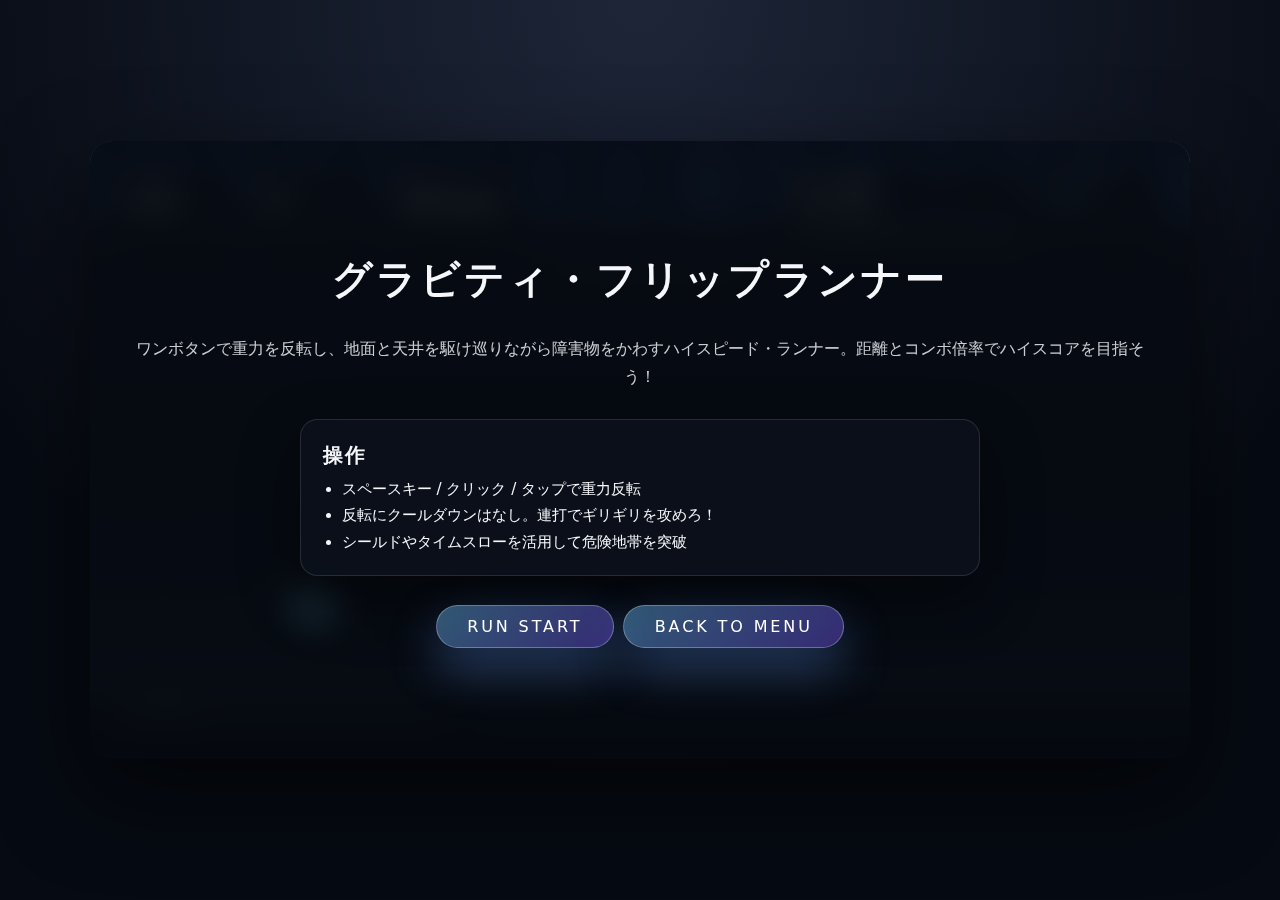
<file: gravityflip.html>
<!DOCTYPE html>
<html lang="ja">
<head>
  <meta charset="utf-8" />
  <meta name="viewport" content="width=device-width, initial-scale=1.0, maximum-scale=1.0, user-scalable=no" />
  <link rel="stylesheet" href="styles/responsive.css" />
  <title>グラビティ・フリップランナー</title>
  <style>
    :root {
      color-scheme: dark;
      font-family: 'Segoe UI', 'Hiragino Sans', 'Noto Sans JP', system-ui, sans-serif;
      --bg: radial-gradient(circle at top, rgba(90, 140, 255, 0.16), rgba(6, 10, 18, 1) 70%);
      --panel: rgba(12, 16, 26, 0.82);
      --panel-border: rgba(255, 255, 255, 0.12);
      --accent: #6cf8ff;
      --accent-soft: rgba(110, 200, 255, 0.18);
      --text: #f5f7fa;
      --safe-top: env(safe-area-inset-top, 0px);
      --safe-right: env(safe-area-inset-right, 0px);
      --safe-bottom: env(safe-area-inset-bottom, 0px);
      --safe-left: env(safe-area-inset-left, 0px);
      --page-padding: clamp(1rem, 3vw, 2rem);
    }
    * { box-sizing: border-box; }
    body {
      margin: 0;
      min-height: 100vh;
      min-height: 100dvh;
      display: flex;
      align-items: center;
      justify-content: center;
      padding: var(--page-padding);
      padding-top: calc(var(--page-padding) + var(--safe-top));
      padding-bottom: calc(var(--page-padding) + var(--safe-bottom));
      padding-left: calc(var(--page-padding) + var(--safe-left));
      padding-right: calc(var(--page-padding) + var(--safe-right));
      background: var(--bg);
      color: var(--text);
      overflow: hidden;
    }
    .app {
      position: relative;
      width: 100%;
      max-width: 1100px;
      --frame-max-width: 1100px;
      --frame-horizontal-gap: var(--page-padding);
      --frame-vertical-gap: var(--page-padding);
      --frame-min-width: 280px;
      aspect-ratio: 16 / 9;
      background: rgba(4, 8, 14, 0.94);
      border-radius: clamp(1rem, 2vw, 1.4rem);
      box-shadow: 0 32px 90px rgba(0, 0, 0, 0.6);
      overflow: hidden;
      display: flex;
      align-items: stretch;
      justify-content: stretch;
      touch-action: none;
    }
    canvas {
      width: 100%;
      height: 100%;
      display: block;
      background: #03060a;
    }
    .hud {
      position: absolute;
      inset: 0;
      padding: clamp(1rem, 3vw, 1.6rem);
      display: flex;
      flex-direction: column;
      justify-content: space-between;
      pointer-events: none;
    }
    .hud-row {
      display: flex;
      gap: clamp(0.6rem, 2vw, 1rem);
      flex-wrap: wrap;
    }
    .hud-card {
      background: rgba(10, 16, 26, 0.78);
      border-radius: 0.9rem;
      border: 1px solid rgba(255, 255, 255, 0.12);
      padding: 0.6rem 0.85rem;
      min-width: 120px;
      pointer-events: auto;
      box-shadow: 0 18px 36px rgba(0, 0, 0, 0.35);
    }
    .hud-card strong {
      display: block;
      font-size: clamp(1.05rem, 2.2vw, 1.3rem);
      letter-spacing: 0.05em;
    }
    .hud-card span {
      display: block;
      font-size: clamp(0.65rem, 1.5vw, 0.75rem);
      opacity: 0.72;
      letter-spacing: 0.08em;
    }
    .hud-right {
      margin-left: auto;
      display: flex;
      align-items: stretch;
      gap: clamp(0.5rem, 1.5vw, 0.8rem);
      flex-wrap: wrap;
    }
    .combo-panel {
      display: flex;
      flex-direction: column;
      justify-content: center;
      gap: 0.25rem;
    }
    .combo-panel strong {
      font-size: clamp(1.1rem, 2.5vw, 1.4rem);
      letter-spacing: 0.08em;
    }
    .combo-panel small {
      font-size: clamp(0.58rem, 1.4vw, 0.72rem);
      letter-spacing: 0.08em;
      opacity: 0.74;
    }
    .combo-meter {
      position: relative;
      width: clamp(160px, 22vw, 220px);
      height: 14px;
      border-radius: 999px;
      background: rgba(255, 255, 255, 0.1);
      overflow: hidden;
      border: 1px solid rgba(255, 255, 255, 0.16);
    }
    .combo-meter-fill {
      position: absolute;
      inset: 0;
      width: 0%;
      background: linear-gradient(120deg, rgba(110, 200, 255, 0.85), rgba(160, 120, 255, 0.9));
      transition: width 0.15s ease;
    }
    .shield-dots {
      display: flex;
      gap: 0.3rem;
      align-items: center;
      margin-top: 0.3rem;
    }
    .shield-dot {
      width: 15px;
      height: 15px;
      border-radius: 50%;
      border: 1px solid rgba(120, 220, 255, 0.75);
      background: rgba(120, 220, 255, 0.6);
      box-shadow: 0 0 10px rgba(120, 220, 255, 0.75);
    }
    .shield-dot.empty {
      background: transparent;
      border-color: rgba(255, 255, 255, 0.2);
      box-shadow: none;
      opacity: 0.4;
    }
    .status-tags {
      display: flex;
      gap: 0.35rem;
      flex-wrap: wrap;
      margin-top: 0.4rem;
    }
    .status-tag {
      background: rgba(255, 255, 255, 0.16);
      padding: 0.18rem 0.55rem;
      border-radius: 999px;
      font-size: clamp(0.52rem, 1.2vw, 0.68rem);
      letter-spacing: 0.08em;
      text-transform: uppercase;
      box-shadow: 0 0 12px rgba(255, 255, 255, 0.25);
    }
    .status-tag.slow {
      background: rgba(120, 200, 255, 0.22);
      box-shadow: 0 0 14px rgba(120, 200, 255, 0.4);
    }
    .status-tag.combo {
      background: rgba(160, 120, 255, 0.24);
      box-shadow: 0 0 14px rgba(160, 120, 255, 0.45);
    }
    .overlay {
      position: absolute;
      inset: 0;
      background: rgba(6, 10, 16, 0.82);
      backdrop-filter: blur(16px);
      display: flex;
      flex-direction: column;
      align-items: center;
      justify-content: center;
      padding: clamp(1.5rem, 4vw, 2.6rem);
      gap: clamp(1.2rem, 3vw, 1.8rem);
      text-align: center;
      color: var(--text);
      transition: opacity 0.25s ease;
      opacity: 0;
      pointer-events: none;
      z-index: 5;
    }
    .overlay.active {
      opacity: 1;
      pointer-events: auto;
    }
    .overlay h1 {
      margin: 0;
      font-size: clamp(1.8rem, 4vw, 2.5rem);
      letter-spacing: 0.08em;
    }
    .overlay p {
      margin: 0;
      line-height: 1.7;
      opacity: 0.82;
      font-size: clamp(0.85rem, 1.9vw, 1rem);
    }
    .overlay-section {
      width: min(680px, 100%);
      background: rgba(12, 18, 30, 0.78);
      border-radius: 1.1rem;
      border: 1px solid rgba(255, 255, 255, 0.12);
      padding: clamp(1rem, 2.8vw, 1.4rem);
      text-align: left;
      box-shadow: 0 24px 60px rgba(0, 0, 0, 0.45);
    }
    .overlay-section h2 {
      margin: 0 0 0.6rem;
      font-size: clamp(1rem, 2.2vw, 1.25rem);
      letter-spacing: 0.06em;
    }
    .overlay-section ul {
      margin: 0;
      padding-left: 1.2em;
      display: grid;
      gap: 0.35rem;
      font-size: clamp(0.8rem, 1.9vw, 0.95rem);
    }
    .overlay button {
      font: inherit;
      padding: 0.7rem 1.9rem;
      border-radius: 999px;
      border: 1px solid rgba(255, 255, 255, 0.28);
      background: linear-gradient(135deg, rgba(110, 200, 255, 0.42), rgba(120, 90, 255, 0.42));
      color: #fff;
      cursor: pointer;
      letter-spacing: 0.18em;
      text-transform: uppercase;
      transition: transform 0.2s ease, box-shadow 0.2s ease;
      box-shadow: 0 20px 48px rgba(100, 160, 255, 0.35);
      pointer-events: auto;
    }
    .overlay button:hover {
      transform: translateY(-2px);
      box-shadow: 0 26px 60px rgba(120, 180, 255, 0.45);
    }
    .overlay button:active {
      transform: translateY(1px);
    }
    .overlay-buttons {
      display: flex;
      flex-wrap: wrap;
      gap: 0.6rem;
      justify-content: center;
    }
    .result-grid {
      display: grid;
      grid-template-columns: repeat(auto-fit, minmax(180px, 1fr));
      gap: 0.8rem;
      margin-top: 0.8rem;
    }
    .result-card {
      background: rgba(10, 16, 26, 0.75);
      border-radius: 0.9rem;
      border: 1px solid rgba(255, 255, 255, 0.12);
      padding: 0.75rem;
      display: flex;
      flex-direction: column;
      gap: 0.2rem;
    }
    .result-card strong {
      font-size: 1.1rem;
      letter-spacing: 0.06em;
    }
    .result-card span {
      font-size: 0.78rem;
      opacity: 0.76;
      letter-spacing: 0.05em;
    }
    .achievement-list {
      margin: 0;
      padding-left: 1.2em;
      display: grid;
      gap: 0.35rem;
      font-size: clamp(0.75rem, 1.8vw, 0.9rem);
    }
    .toast-container {
      position: absolute;
      left: clamp(0.8rem, 2.2vw, 1.4rem);
      bottom: clamp(0.8rem, 2.2vw, 1.4rem);
      display: grid;
      gap: 0.4rem;
      pointer-events: none;
      z-index: 6;
    }
    .toast {
      background: rgba(12, 20, 36, 0.9);
      border-radius: 0.8rem;
      border: 1px solid rgba(120, 200, 255, 0.35);
      padding: 0.65rem 0.9rem;
      display: flex;
      flex-direction: column;
      gap: 0.2rem;
      color: #e9f6ff;
      box-shadow: 0 18px 40px rgba(0, 0, 0, 0.35);
      animation: toast-in 0.3s ease, toast-out 0.3s ease 3.2s forwards;
    }
    .toast strong {
      letter-spacing: 0.06em;
    }
    @keyframes toast-in {
      from { opacity: 0; transform: translateY(10px); }
      to { opacity: 1; transform: translateY(0); }
    }
    @keyframes toast-out {
      to { opacity: 0; transform: translateY(10px); }
    }
    @media (max-width: 900px), (max-height: 700px) {
      body {
        align-items: stretch;
        justify-content: flex-start;
      }
    }
    @media (max-width: 680px) {
      .hud-card { flex: 1; min-width: auto; }
      .combo-meter { width: 100%; }
      .overlay-section { padding: 1rem; }
      .overlay-buttons { flex-direction: column; }
      .overlay button { width: 100%; }
    }
    @media (prefers-reduced-motion: reduce) {
      *, *::before, *::after {
        animation-duration: 0.001ms !important;
        animation-iteration-count: 1 !important;
        transition-duration: 0.001ms !important;
        scroll-behavior: auto !important;
      }
    }
  </style>
</head>
<body class="mobile-full-bleed">
  <div class="app responsive-frame responsive-frame--wide" id="app" aria-label="グラビティ・フリップランナー">
    <canvas id="gameCanvas" width="1280" height="720" role="img" aria-label="ゲーム画面"></canvas>
    <div class="hud" aria-live="polite">
      <div class="hud-row">
        <div class="hud-card" aria-label="走行距離">
          <span>Distance</span>
          <strong id="distanceValue">0 m</strong>
        </div>
        <div class="hud-card" aria-label="スコア">
          <span>Score</span>
          <strong id="scoreValue">0</strong>
        </div>
        <div class="hud-card" aria-label="速度">
          <span>Speed</span>
          <strong id="speedValue">0 km/h</strong>
        </div>
        <div class="hud-right">
          <div class="hud-card combo-panel" aria-label="コンボ倍率">
            <strong id="comboValue">x1.00</strong>
            <small id="comboLabel">FLIP COMBO</small>
            <div class="combo-meter" aria-hidden="true">
              <div class="combo-meter-fill" id="comboMeter"></div>
            </div>
          </div>
          <div class="hud-card" aria-label="シールド">
            <span>Shield</span>
            <div class="shield-dots" id="shieldDots" aria-hidden="true"></div>
          </div>
        </div>
      </div>
      <div class="hud-row">
        <div class="hud-card" style="min-width: clamp(200px, 40%, 320px);">
          <span>ステータス</span>
          <div class="status-tags" id="statusTags"></div>
        </div>
      </div>
    </div>
    <div class="overlay active" id="startOverlay" role="dialog" aria-modal="true">
      <h1>グラビティ・フリップランナー</h1>
      <p>ワンボタンで重力を反転し、地面と天井を駆け巡りながら障害物をかわすハイスピード・ランナー。距離とコンボ倍率でハイスコアを目指そう！</p>
      <div class="overlay-section">
        <h2>操作</h2>
        <ul>
          <li>スペースキー / クリック / タップで重力反転</li>
          <li>反転にクールダウンはなし。連打でギリギリを攻めろ！</li>
          <li>シールドやタイムスローを活用して危険地帯を突破</li>
        </ul>
      </div>
      <div class="overlay-buttons">
        <button type="button" id="startButton">RUN START</button>
        <button type="button" id="menuButton">BACK TO MENU</button>
      </div>
    </div>
    <div class="overlay" id="resultOverlay" role="dialog" aria-modal="true" aria-live="assertive">
      <h1>リザルト</h1>
      <div class="result-grid">
        <div class="result-card">
          <span>総スコア</span>
          <strong id="resultScore">0</strong>
        </div>
        <div class="result-card">
          <span>走行距離</span>
          <strong id="resultDistance">0 m</strong>
        </div>
        <div class="result-card">
          <span>最大コンボ</span>
          <strong id="resultCombo">x1.00</strong>
        </div>
        <div class="result-card">
          <span>最高速度</span>
          <strong id="resultSpeed">0 km/h</strong>
        </div>
        <div class="result-card">
          <span>ベストスコア</span>
          <strong id="resultBest">0</strong>
        </div>
      </div>
      <div class="overlay-section">
        <h2>アンロック実績</h2>
        <ul class="achievement-list" id="resultAchievements"></ul>
      </div>
      <div class="overlay-buttons">
        <button type="button" id="restartButton">RETRY</button>
        <button type="button" id="resultMenuButton">BACK TO MENU</button>
      </div>
    </div>
    <div class="toast-container" id="toastContainer" aria-live="polite" aria-atomic="true"></div>
  </div>
  <script>
    (() => {
      const canvas = document.getElementById('gameCanvas');
      const ctx = canvas.getContext('2d');
      const distanceEl = document.getElementById('distanceValue');
      const scoreEl = document.getElementById('scoreValue');
      const speedEl = document.getElementById('speedValue');
      const comboEl = document.getElementById('comboValue');
      const comboLabelEl = document.getElementById('comboLabel');
      const comboMeterEl = document.getElementById('comboMeter');
      const shieldDotsEl = document.getElementById('shieldDots');
      const statusTagsEl = document.getElementById('statusTags');
      const startOverlay = document.getElementById('startOverlay');
      const resultOverlay = document.getElementById('resultOverlay');
      const startButton = document.getElementById('startButton');
      const restartButton = document.getElementById('restartButton');
      const menuButton = document.getElementById('menuButton');
      const resultMenuButton = document.getElementById('resultMenuButton');
      const resultScoreEl = document.getElementById('resultScore');
      const resultDistanceEl = document.getElementById('resultDistance');
      const resultComboEl = document.getElementById('resultCombo');
      const resultSpeedEl = document.getElementById('resultSpeed');
      const resultBestEl = document.getElementById('resultBest');
      const resultAchievementsEl = document.getElementById('resultAchievements');
      const toastContainer = document.getElementById('toastContainer');
      const app = document.getElementById('app');

      const laneTop = 150;
      const laneBottom = 570;
      const laneHeight = laneBottom - laneTop;
      const laneMid = (laneTop + laneBottom) / 2;
      const playerRadius = 26;
      const comboWindow = 2.6;

      const baseSpeed = 320;
      const maxSpeed = 780;
      const metersPerUnit = 1 / 16;

      const achievementCatalog = [
        { id: 'distance1k', label: '1000m突破', desc: '走行距離1000mに到達した。' },
        { id: 'combo10', label: '10連続フリップ成功', desc: 'フリップコンボ倍率を10段階まで繋いだ。' },
        { id: 'speedHold', label: '速度MAX維持10秒', desc: '最高速度ゾーンを10秒キープした。' }
      ];

      const storageKey = 'gravity_flip_runner_best';
      const achievementKey = 'gravity_flip_runner_achievements';

      let bestScore = Number(localStorage.getItem(storageKey) || '0');
      let achievementData = {};
      try {
        const raw = JSON.parse(localStorage.getItem(achievementKey) || '{}');
        if (raw && typeof raw === 'object') {
          achievementData = raw;
        }
      } catch (err) {
        achievementData = {};
      }

      const game = {
        running: false,
        distance: 0,
        score: 0,
        speed: baseSpeed,
        targetSpeed: baseSpeed,
        stagePhase: 0,
        shields: 1,
        slowTimer: 0,
        comboSlowTimer: 0,
        comboLevel: 0,
        comboTimer: 0,
        comboMultiplier: 1,
        maxCombo: 1,
        maxComboLevel: 0,
        maxSpeed: baseSpeed,
        invincibleTime: 0,
        spawnTimer: 1.2,
        hazards: [],
        items: [],
        particles: [],
        neonTrails: [],
        flipFlash: 0,
        backgroundShift: 0,
        lastStageMessage: -1,
        lastFlipTime: -10,
        lastComboTime: -10,
        highSpeedHold: 0,
        achievementsThisRun: new Set()
      };

      const player = {
        x: 260,
        y: laneBottom - playerRadius,
        vy: 0,
        gravity: 1,
        angle: 0,
        flipVisual: 0,
        shadow: 0
      };

      let audioCtx = null;
      let audioGain = null;
      let beatNextTime = 0;
      let beatTempo = 90;
      let lastTime = 0;

      function initAudio() {
        if (audioCtx) return;
        try {
          audioCtx = new (window.AudioContext || window.webkitAudioContext)();
          audioGain = audioCtx.createGain();
          audioGain.gain.value = 0.12;
          audioGain.connect(audioCtx.destination);
          beatNextTime = audioCtx.currentTime + 0.25;
        } catch (err) {
          audioCtx = null;
        }
      }

      function playTone(frequency, duration = 0.12, gainValue = 0.2) {
        if (!audioCtx || !audioGain) return;
        const osc = audioCtx.createOscillator();
        const gain = audioCtx.createGain();
        osc.frequency.value = frequency;
        osc.type = 'triangle';
        gain.gain.setValueAtTime(Math.max(0.0001, gainValue), audioCtx.currentTime);
        gain.gain.exponentialRampToValueAtTime(0.0001, audioCtx.currentTime + duration);
        osc.connect(gain);
        gain.connect(audioGain);
        osc.start();
        osc.stop(audioCtx.currentTime + duration);
      }

      function playFlipSound() {
        playTone(540 + Math.random() * 120, 0.12, 0.26);
      }

      function playComboSound(level) {
        const base = 320 + level * 22;
        playTone(base, 0.18, 0.28);
      }

      function playItemSound(type) {
        const freq = type === 'shield' ? 420 : type === 'slow' ? 300 : 680;
        playTone(freq, 0.22, 0.24);
      }

      function resizeCanvas() {
        const ratio = canvas.width / canvas.height;
        const parent = canvas.parentElement;
        if (!parent) return;
        const width = parent.clientWidth;
        const height = parent.clientHeight;
        const parentRatio = width / height;
        if (parentRatio > ratio) {
          canvas.style.width = `${height * ratio}px`;
          canvas.style.height = `${height}px`;
        } else {
          canvas.style.width = `${width}px`;
          canvas.style.height = `${width / ratio}px`;
        }
      }

      function resetGame() {
        game.running = false;
        game.distance = 0;
        game.score = 0;
        game.speed = baseSpeed;
        game.targetSpeed = baseSpeed;
        game.stagePhase = 0;
        game.shields = 1;
        game.slowTimer = 0;
        game.comboSlowTimer = 0;
        game.comboLevel = 0;
        game.comboTimer = 0;
        game.comboMultiplier = 1;
        game.maxCombo = 1;
        game.maxComboLevel = 0;
        game.maxSpeed = baseSpeed;
        game.invincibleTime = 0;
        game.spawnTimer = 1.2;
        game.hazards = [];
        game.items = [];
        game.particles = [];
        game.neonTrails = [];
        game.flipFlash = 0;
        game.backgroundShift = 0;
        game.lastStageMessage = -1;
        game.lastFlipTime = -10;
        game.lastComboTime = -10;
        game.highSpeedHold = 0;
        game.achievementsThisRun = new Set();
        player.x = 260;
        player.y = laneBottom - playerRadius;
        player.vy = 0;
        player.gravity = 1;
        player.angle = 0;
        player.flipVisual = 0;
        player.shadow = 0;
        updateHud();
      }

      function startGame() {
        resetGame();
        initAudio();
        if (audioCtx && audioCtx.state === 'suspended') {
          audioCtx.resume().catch(() => {});
        }
        startOverlay.classList.remove('active');
        resultOverlay.classList.remove('active');
        game.running = true;
      }

      function goToMenu() {
        window.location.href = 'index.html';
      }

      function formatNumber(value) {
        return Math.round(value).toLocaleString('ja-JP');
      }

      function formatDistance(value) {
        return `${Math.floor(value)} m`;
      }

      function updateHud() {
        distanceEl.textContent = formatDistance(game.distance);
        scoreEl.textContent = formatNumber(game.score);
        const speedKmh = game.speed * 0.12;
        speedEl.textContent = `${Math.round(speedKmh)} km/h`;
        comboEl.textContent = `x${game.comboMultiplier.toFixed(2)}`;
        comboLabelEl.textContent = game.comboLevel > 0 ? `COMBO ${game.comboLevel}` : 'FLIP COMBO';
        comboMeterEl.style.width = `${Math.min(100, (game.comboTimer / comboWindow) * 100)}%`;
        shieldDotsEl.innerHTML = '';
        const maxShields = 3;
        for (let i = 0; i < maxShields; i += 1) {
          const dot = document.createElement('span');
          dot.className = 'shield-dot' + (i < game.shields ? '' : ' empty');
          shieldDotsEl.appendChild(dot);
        }
        const tags = [];
        if (game.slowTimer > 0) tags.push('<span class="status-tag slow">TIME SLOW</span>');
        if (game.comboLevel >= 3) tags.push('<span class="status-tag combo">FLIP COMBO</span>');
        if (game.invincibleTime > 0) tags.push('<span class="status-tag">SHIELD ACTIVE</span>');
        statusTagsEl.innerHTML = tags.join('');
      }

      function showToast(title, message) {
        const toast = document.createElement('div');
        toast.className = 'toast';
        toast.innerHTML = `<strong>${title}</strong><span>${message}</span>`;
        toastContainer.appendChild(toast);
        setTimeout(() => {
          toast.remove();
        }, 3600);
      }

      function markAchievement(id) {
        if (game.achievementsThisRun.has(id)) return;
        const info = achievementCatalog.find((a) => a.id === id);
        if (!info) return;
        game.achievementsThisRun.add(id);
        if (!achievementData[id]) {
          achievementData[id] = true;
          localStorage.setItem(achievementKey, JSON.stringify(achievementData));
          showToast('実績アンロック', info.label);
        } else {
          showToast('実績達成', info.label);
        }
      }
      function updateResultAchievements() {
        resultAchievementsEl.innerHTML = '';
        if (game.achievementsThisRun.size === 0) {
          const li = document.createElement('li');
          li.textContent = '今回は新しい実績は獲得していません。';
          resultAchievementsEl.appendChild(li);
          return;
        }
        for (const id of game.achievementsThisRun) {
          const info = achievementCatalog.find((a) => a.id === id);
          if (!info) continue;
          const li = document.createElement('li');
          const strong = document.createElement('strong');
          strong.textContent = info.label;
          const span = document.createElement('span');
          span.textContent = info.desc;
          li.appendChild(strong);
          li.appendChild(document.createElement('br'));
          li.appendChild(span);
          resultAchievementsEl.appendChild(li);
        }
      }

      function endGame() {
        if (!game.running) return;
        game.running = false;
        if (audioCtx && audioCtx.state === 'running' && audioCtx.suspend) {
          audioCtx.suspend().catch(() => {});
        }
        resultScoreEl.textContent = formatNumber(game.score);
        resultDistanceEl.textContent = formatDistance(game.distance);
        resultComboEl.textContent = `x${game.maxCombo.toFixed(2)}`;
        resultSpeedEl.textContent = `${Math.round(game.maxSpeed * 0.12)} km/h`;
        if (game.score > bestScore) {
          bestScore = Math.round(game.score);
          localStorage.setItem(storageKey, String(bestScore));
        }
        resultBestEl.textContent = formatNumber(bestScore);
        updateResultAchievements();
        resultOverlay.classList.add('active');
      }

      function spawnParticles(x, y, count, color) {
        for (let i = 0; i < count; i += 1) {
          const angle = Math.random() * Math.PI * 2;
          const speed = 180 + Math.random() * 200;
          game.particles.push({
            x,
            y,
            vx: Math.cos(angle) * speed,
            vy: Math.sin(angle) * speed,
            life: 0,
            maxLife: 0.6 + Math.random() * 0.25,
            size: 3 + Math.random() * 4,
            color
          });
        }
      }

      function spawnFlipParticles(x, y) {
        const hue = game.stagePhase === 2 ? 280 : game.stagePhase === 1 ? 200 : 190;
        spawnParticles(x, y, 18, `hsla(${hue}, 85%, 62%, 1)`);
      }

      function addCombo(now) {
        if (now - game.lastComboTime < 0.25) {
          game.comboTimer = comboWindow;
          return;
        }
        game.lastComboTime = now;
        game.comboLevel += 1;
        game.comboTimer = comboWindow;
        game.comboMultiplier = 1 + Math.min(game.comboLevel, 12) * 0.2;
        game.maxCombo = Math.max(game.maxCombo, game.comboMultiplier);
        game.maxComboLevel = Math.max(game.maxComboLevel, game.comboLevel);
        game.score += 180 * game.comboMultiplier;
        game.comboSlowTimer = Math.min(game.comboSlowTimer + 0.45, 1.1);
        playComboSound(game.comboLevel);
        spawnParticles(player.x, player.y, 14, 'rgba(180, 120, 255, 0.9)');
        if (game.comboLevel >= 10) {
          markAchievement('combo10');
        }
      }

      function checkFlipCombo(prevGravity, now) {
        for (const hazard of game.hazards) {
          const dx = hazard.x - player.x;
          if (dx < -40 || dx > 150) continue;
          if (hazard.type === 'spike') {
            if ((prevGravity === 1 && hazard.orientation === 'floor') || (prevGravity === -1 && hazard.orientation === 'ceiling')) {
              if (dx > -15 && dx < 120) {
                addCombo(now);
                return true;
              }
            }
          } else if (hazard.type === 'laser') {
            if ((prevGravity === 1 && hazard.activeSide === 1) || (prevGravity === -1 && hazard.activeSide === -1)) {
              if (dx > -20 && dx < 110) {
                addCombo(now);
                return true;
              }
            }
          } else if (hazard.type === 'block') {
            const top = hazard.centerY - hazard.height / 2;
            const bottom = hazard.centerY + hazard.height / 2;
            if (prevGravity === 1 && player.y >= top - 10) {
              if (dx > -10 && dx < 120) {
                addCombo(now);
                return true;
              }
            }
            if (prevGravity === -1 && player.y <= bottom + 10) {
              if (dx > -10 && dx < 120) {
                addCombo(now);
                return true;
              }
            }
          }
        }
        return false;
      }

      function circleRectCollision(px, py, radius, rx, ry, rw, rh) {
        const closestX = Math.max(rx, Math.min(px, rx + rw));
        const closestY = Math.max(ry, Math.min(py, ry + rh));
        const dx = px - closestX;
        const dy = py - closestY;
        return dx * dx + dy * dy < radius * radius;
      }

      function spawnSpike(x, orientation) {
        const height = 120;
        const width = 70;
        game.hazards.push({
          type: 'spike',
          x,
          width,
          height,
          orientation
        });
      }

      function spawnMovingBlock(x) {
        const width = 120;
        const height = 90 + Math.random() * 40;
        const base = laneTop + laneHeight * (0.3 + Math.random() * 0.4);
        const amplitude = 70 + Math.random() * 90;
        game.hazards.push({
          type: 'block',
          x,
          width,
          height,
          centerY: base,
          amplitude,
          phase: Math.random() * Math.PI * 2,
          speed: 1.2 + Math.random() * 0.9
        });
      }

      function spawnLaserGate(x) {
        const cycle = 1.6 - Math.min(game.distance / 2600, 0.6);
        game.hazards.push({
          type: 'laser',
          x,
          width: 60,
          cycle,
          timer: Math.random() * cycle,
          activeSide: Math.random() < 0.5 ? 1 : -1,
          pulse: 0
        });
      }

      function spawnItem(x, lane) {
        const typeRoll = Math.random();
        let type = 'orb';
        if (typeRoll > 0.7) {
          type = 'shield';
        } else if (typeRoll > 0.45) {
          type = 'slow';
        }
        let y = lane === 1 ? laneBottom - 100 : laneTop + 100;
        if (type === 'slow') {
          y = laneMid;
        }
        game.items.push({
          type,
          x,
          y,
          radius: type === 'orb' ? 18 : 24,
          pulse: 0,
          value: type === 'orb' ? 260 : 0
        });
      }

      function maybeSpawnItem(baseX) {
        const chance = 0.45 + Math.min(game.distance / 2400, 0.25);
        if (Math.random() > chance) return;
        const laneChoice = Math.random() < 0.5 ? 1 : -1;
        spawnItem(baseX + 120 + Math.random() * 80, laneChoice);
      }

      function spawnPattern() {
        const baseX = canvas.width + 140;
        const stage = game.stagePhase;
        const difficulty = Math.min(1, game.distance / 2400);
        const roll = Math.random();
        if (roll < 0.35) {
          spawnSpike(baseX, Math.random() < 0.55 ? 'floor' : 'ceiling');
          if (Math.random() < 0.45 + difficulty * 0.4) {
            spawnSpike(baseX + 150, Math.random() < 0.5 ? 'ceiling' : 'floor');
          }
        } else if (roll < 0.65) {
          spawnMovingBlock(baseX + 40);
          if (difficulty > 0.4 && Math.random() < difficulty) {
            spawnSpike(baseX + 220, Math.random() < 0.5 ? 'floor' : 'ceiling');
          }
        } else {
          spawnLaserGate(baseX + 20);
          if (difficulty > 0.6 && Math.random() < 0.6) {
            spawnMovingBlock(baseX + 200);
          }
        }
        if (stage >= 1 && Math.random() < 0.3 + difficulty * 0.4) {
          spawnLaserGate(baseX + 320 + Math.random() * 60);
        }
        maybeSpawnItem(baseX);
      }
      const starField = Array.from({ length: 64 }, () => ({
        x: Math.random() * canvas.width,
        y: Math.random() * canvas.height,
        depth: 0.45 + Math.random() * 0.7
      }));

      const cyberLines = Array.from({ length: 26 }, () => ({
        offset: Math.random() * canvas.width,
        tilt: 0.6 + Math.random() * 0.4
      }));
      function handleDamage() {
        if (game.invincibleTime > 0) return;
        if (game.shields > 0) {
          game.shields -= 1;
          game.invincibleTime = 1.1;
          game.comboLevel = 0;
          game.comboTimer = 0;
          game.comboMultiplier = 1;
          game.comboSlowTimer = 0;
          spawnParticles(player.x, player.y, 26, 'rgba(120, 220, 255, 0.9)');
          playItemSound('shield');
          updateHud();
        } else {
          spawnParticles(player.x, player.y, 34, 'rgba(255, 80, 140, 0.9)');
          endGame();
        }
      }

      function collectItem(item) {
        if (item.type === 'orb') {
          const bonus = (item.value || 260) * game.comboMultiplier;
          game.score += bonus;
          spawnParticles(item.x, item.y, 16, 'rgba(255, 220, 120, 0.9)');
        } else if (item.type === 'shield') {
          if (game.shields < 3) {
            game.shields += 1;
          }
          game.invincibleTime = Math.max(game.invincibleTime, 0.3);
          spawnParticles(item.x, item.y, 18, 'rgba(120, 220, 255, 0.95)');
        } else if (item.type === 'slow') {
          game.slowTimer = Math.max(game.slowTimer, 3.8);
          spawnParticles(item.x, item.y, 18, 'rgba(120, 200, 255, 0.85)');
        }
        playItemSound(item.type);
        updateHud();
      }

      function updateHazards(dt, rawDt) {
        const radius = playerRadius - 6;
        const floorY = laneBottom;
        const ceilingY = laneTop;
        game.hazards = game.hazards.filter((hazard) => {
          hazard.x -= game.speed * dt;
          if (hazard.type === 'block') {
            if (!('base' in hazard)) hazard.base = hazard.centerY;
            hazard.phase += rawDt * hazard.speed;
            hazard.centerY = hazard.base + Math.sin(hazard.phase) * hazard.amplitude;
            const half = hazard.height / 2;
            const minY = laneTop + half + 20;
            const maxY = laneBottom - half - 20;
            hazard.centerY = Math.max(minY, Math.min(maxY, hazard.centerY));
            const rectX = hazard.x - hazard.width / 2;
            const rectY = hazard.centerY - half;
            if (game.invincibleTime <= 0 && circleRectCollision(player.x, player.y, radius, rectX, rectY, hazard.width, hazard.height)) {
              handleDamage();
            }
          } else if (hazard.type === 'spike') {
            const width = hazard.width;
            const left = hazard.x - width / 2;
            const triHeight = hazard.height - 20;
            if (hazard.orientation === 'floor') {
              const top = floorY - hazard.height;
              if (game.invincibleTime <= 0 && circleRectCollision(player.x, player.y, radius, left + 6, top + 12, width - 12, triHeight)) {
                handleDamage();
              }
            } else {
              const top = ceilingY;
              if (game.invincibleTime <= 0 && circleRectCollision(player.x, player.y, radius, left + 6, top, width - 12, triHeight)) {
                handleDamage();
              }
            }
          } else if (hazard.type === 'laser') {
            hazard.timer += rawDt;
            if (hazard.timer >= hazard.cycle) {
              hazard.timer -= hazard.cycle;
              hazard.activeSide *= -1;
            }
            const left = hazard.x - hazard.width / 2;
            const beamGap = 20;
            if (hazard.activeSide === 1) {
              const top = laneMid + beamGap;
              const height = laneBottom - top;
              if (game.invincibleTime <= 0 && circleRectCollision(player.x, player.y, radius, left, top, hazard.width, height)) {
                handleDamage();
              }
            } else {
              const top = laneTop;
              const height = laneMid - beamGap - top;
              if (game.invincibleTime <= 0 && circleRectCollision(player.x, player.y, radius, left, top, hazard.width, height)) {
                handleDamage();
              }
            }
            hazard.pulse = Math.sin((hazard.timer / hazard.cycle) * Math.PI);
          }
          return hazard.x + 200 > 0;
        });
      }

      function updateItems(dt, rawDt) {
        game.items = game.items.filter((item) => {
          item.x -= game.speed * dt;
          item.pulse += rawDt * 3.2;
          if (item.x < -160) return false;
          const dist = Math.hypot(player.x - item.x, player.y - item.y);
          if (dist < playerRadius + item.radius) {
            collectItem(item);
            return false;
          }
          return true;
        });
      }

      function updateParticles(rawDt, dt) {
        game.particles = game.particles.filter((p) => {
          p.life += rawDt;
          p.x += p.vx * dt;
          p.y += p.vy * dt;
          p.vx *= 0.98;
          p.vy *= 0.98;
          return p.life < p.maxLife;
        });
      }

      function updateTrails(rawDt) {
        if (game.running && (game.speed > baseSpeed + 40 || game.comboLevel > 0)) {
          game.neonTrails.push({
            x: player.x,
            y: player.y,
            angle: player.angle,
            life: 0,
            maxLife: 0.42 + Math.min(game.comboLevel * 0.05, 0.6)
          });
        }
        game.neonTrails = game.neonTrails.filter((trail) => {
          trail.life += rawDt;
          return trail.life < trail.maxLife;
        });
      }

      function computeTimeScale() {
        let scale = 1;
        if (game.slowTimer > 0) scale = Math.min(scale, 0.45);
        if (game.comboSlowTimer > 0) scale = Math.min(scale, 0.65);
        return scale;
      }

      function updateBeat(rawDt) {
        if (!audioCtx || !audioGain || !game.running) return;
        const desiredTempo = 100 + Math.min((game.speed - baseSpeed) * 0.18, 90);
        beatTempo += (desiredTempo - beatTempo) * Math.min(1, rawDt * 4);
        const now = audioCtx.currentTime;
        const interval = 60 / Math.max(40, beatTempo);
        while (now >= beatNextTime) {
          scheduleBeat(beatNextTime);
          beatNextTime += interval;
        }
      }

      function scheduleBeat(time) {
        if (!audioCtx || !audioGain) return;
        const osc = audioCtx.createOscillator();
        const gain = audioCtx.createGain();
        const stageBase = 140 + game.stagePhase * 45;
        const comboBoost = Math.min(game.comboLevel * 6, 60);
        osc.type = 'sawtooth';
        osc.frequency.setValueAtTime(stageBase + comboBoost, time);
        gain.gain.setValueAtTime(0.0001, time);
        gain.gain.linearRampToValueAtTime(0.22, time + 0.02);
        gain.gain.exponentialRampToValueAtTime(0.0001, time + 0.32);
        osc.connect(gain);
        gain.connect(audioGain);
        osc.start(time);
        osc.stop(time + 0.34);
      }
      function updateGame(rawDt, dt) {
        if (!game.running) return;
        if (game.slowTimer > 0) game.slowTimer = Math.max(0, game.slowTimer - rawDt);
        if (game.comboSlowTimer > 0) game.comboSlowTimer = Math.max(0, game.comboSlowTimer - rawDt);
        if (game.invincibleTime > 0) game.invincibleTime = Math.max(0, game.invincibleTime - rawDt);
        if (game.comboTimer > 0) {
          game.comboTimer = Math.max(0, game.comboTimer - rawDt);
          if (game.comboTimer === 0 && game.comboLevel > 0) {
            game.comboLevel = 0;
            game.comboMultiplier = 1;
          }
        }
        player.flipVisual = Math.max(0, player.flipVisual - rawDt * 2.6);
        player.shadow = Math.max(0, player.shadow - rawDt * 2.2);
        game.flipFlash = Math.max(0, game.flipFlash - rawDt * 2.4);

        const targetAngle = player.gravity === 1 ? 0 : Math.PI;
        player.angle += (targetAngle - player.angle) * Math.min(1, dt * 6.2);

        const gravityForce = 2400;
        player.vy += player.gravity * gravityForce * dt;
        player.vy *= 1 - Math.min(0.22, dt * 0.6);
        player.y += player.vy * dt;

        const floorTarget = laneBottom - playerRadius;
        const ceilTarget = laneTop + playerRadius;
        if (player.gravity === 1 && player.y > floorTarget) {
          player.y = floorTarget;
          player.vy = 0;
        } else if (player.gravity === -1 && player.y < ceilTarget) {
          player.y = ceilTarget;
          player.vy = 0;
        }

        const distanceGain = game.speed * dt * metersPerUnit;
        game.distance += distanceGain;
        const scoreGain = distanceGain * 10 * game.comboMultiplier;
        game.score += scoreGain;

        const targetSpeed = baseSpeed + Math.min(game.distance * 0.4, maxSpeed - baseSpeed);
        game.targetSpeed = targetSpeed;
        game.speed += (game.targetSpeed - game.speed) * Math.min(1, dt * 2.4);
        game.speed = Math.min(game.speed, maxSpeed);
        game.maxSpeed = Math.max(game.maxSpeed, game.speed);

        game.backgroundShift = (game.backgroundShift + game.speed * dt) % canvas.width;

        game.spawnTimer -= dt * (0.9 + game.speed / 420);
        if (game.spawnTimer <= 0) {
          spawnPattern();
          game.spawnTimer = 1.2 - Math.min(game.distance / 2600, 0.6) + Math.random() * 0.5;
        }

        updateHazards(dt, rawDt);
        updateItems(dt, rawDt);
        updateParticles(rawDt, dt);
        updateTrails(rawDt);

        const newStage = game.distance < 1200 ? 0 : game.distance < 2600 ? 1 : 2;
        if (newStage !== game.stagePhase) {
          game.stagePhase = newStage;
          const stageNames = ['ネオシティゾーン', '宇宙トンネル', 'サイバー空間'];
          showToast('ステージチェンジ', stageNames[newStage]);
        }

        if (game.distance >= 1000) {
          markAchievement('distance1k');
        }
        if (game.speed > maxSpeed - 50) {
          game.highSpeedHold += rawDt;
          if (game.highSpeedHold >= 10) {
            markAchievement('speedHold');
          }
        } else {
          game.highSpeedHold = Math.max(0, game.highSpeedHold - rawDt * 0.5);
        }

        updateBeat(rawDt);
        updateHud();
      }

      function updateIdle(rawDt) {
        const idleDt = rawDt * 0.5;
        game.backgroundShift = (game.backgroundShift + 120 * idleDt) % canvas.width;
        player.shadow = Math.max(0, player.shadow - rawDt * 2.2);
        game.flipFlash = Math.max(0, game.flipFlash - rawDt * 2.4);
        updateParticles(rawDt, idleDt);
        game.neonTrails = game.neonTrails.filter((trail) => {
          trail.life += rawDt;
          return trail.life < trail.maxLife;
        });
      }

      function drawBackground() {
        ctx.save();
        let gradient;
        if (game.stagePhase === 0) {
          gradient = ctx.createLinearGradient(0, 0, 0, canvas.height);
          gradient.addColorStop(0, '#0f1f3a');
          gradient.addColorStop(1, '#04070f');
        } else if (game.stagePhase === 1) {
          gradient = ctx.createLinearGradient(0, 0, 0, canvas.height);
          gradient.addColorStop(0, '#140c33');
          gradient.addColorStop(1, '#050712');
        } else {
          gradient = ctx.createLinearGradient(0, 0, 0, canvas.height);
          gradient.addColorStop(0, '#081b25');
          gradient.addColorStop(1, '#02040a');
        }
        ctx.fillStyle = gradient;
        ctx.fillRect(0, 0, canvas.width, canvas.height);

        const shift = game.backgroundShift % canvas.width;
        if (game.stagePhase === 0) {
          ctx.fillStyle = 'rgba(20, 30, 48, 0.65)';
          for (let i = -2; i < 18; i += 1) {
            const offset = ((i * 150) - shift * 0.4 + canvas.width * 3) % (canvas.width + 150) - 150;
            const height = 180 + ((i * 63) % 120);
            ctx.fillRect(offset, laneBottom + 70 - height, 140, height);
          }
          ctx.fillStyle = 'rgba(70, 120, 200, 0.16)';
          for (let i = -2; i < 20; i += 1) {
            const offset = ((i * 90) - shift * 0.8 + canvas.width * 4) % (canvas.width + 90) - 90;
            ctx.fillRect(offset, laneTop - 140, 60, laneTop - 20);
          }
        } else if (game.stagePhase === 1) {
          ctx.fillStyle = 'rgba(120, 200, 255, 0.12)';
          for (const star of starField) {
            let sx = star.x - shift * star.depth * 0.3;
            while (sx < -4) sx += canvas.width;
            while (sx > canvas.width + 4) sx -= canvas.width;
            const size = 1.2 + star.depth * 3.2;
            ctx.fillRect(sx, star.y, size, size);
          }
          ctx.strokeStyle = 'rgba(120, 200, 255, 0.18)';
          ctx.lineWidth = 2;
          ctx.beginPath();
          for (let i = 0; i < 14; i += 1) {
            const y = laneTop - 120 + i * 28;
            const offset = (shift * 0.3 + i * 40) % 200;
            ctx.moveTo(-offset, y);
            ctx.lineTo(canvas.width - offset, y + 8);
          }
          ctx.stroke();
        } else {
          ctx.strokeStyle = 'rgba(100, 255, 220, 0.18)';
          ctx.lineWidth = 1.5;
          for (const line of cyberLines) {
            let offset = (line.offset - shift * (1.1 + line.tilt * 0.6)) % (canvas.width + 200);
            if (offset < -100) offset += canvas.width + 200;
            const x = offset;
            ctx.beginPath();
            ctx.moveTo(x, laneTop - 160);
            ctx.lineTo(x + line.tilt * 180, laneBottom + 180);
            ctx.stroke();
          }
          ctx.fillStyle = 'rgba(120, 255, 200, 0.08)';
          for (let i = 0; i < 12; i += 1) {
            const offset = ((i * 120) - shift * 1.2 + canvas.width * 5) % (canvas.width + 120) - 120;
            ctx.fillRect(offset, laneBottom + 60, 100, 8);
          }
        }

        const tunnelGradient = ctx.createLinearGradient(0, laneTop - 60, 0, laneBottom + 60);
        tunnelGradient.addColorStop(0, 'rgba(12, 18, 32, 0.92)');
        tunnelGradient.addColorStop(0.5, 'rgba(6, 12, 24, 0.92)');
        tunnelGradient.addColorStop(1, 'rgba(12, 18, 32, 0.92)');
        ctx.fillStyle = tunnelGradient;
        ctx.fillRect(0, laneTop - 60, canvas.width, laneHeight + 120);

        ctx.fillStyle = 'rgba(120, 200, 255, 0.16)';
        ctx.fillRect(0, laneTop - 60, canvas.width, 6);
        ctx.fillRect(0, laneBottom + 54, canvas.width, 6);

        if (game.speed > baseSpeed + 60) {
          const blurAlpha = Math.min(0.35, (game.speed - baseSpeed) / 600);
          ctx.fillStyle = `rgba(120, 200, 255, ${blurAlpha})`;
          ctx.fillRect(0, laneTop - 40, canvas.width, 3);
          ctx.fillRect(0, laneBottom + 37, canvas.width, 3);
        }
        ctx.restore();
      }

      function drawHazards() {
        for (const hazard of game.hazards) {
          if (hazard.type === 'spike') {
            const left = hazard.x - hazard.width / 2;
            ctx.beginPath();
            if (hazard.orientation === 'floor') {
              ctx.moveTo(left, laneBottom);
              ctx.lineTo(hazard.x, laneBottom - hazard.height);
              ctx.lineTo(left + hazard.width, laneBottom);
            } else {
              ctx.moveTo(left, laneTop);
              ctx.lineTo(hazard.x, laneTop + hazard.height);
              ctx.lineTo(left + hazard.width, laneTop);
            }
            ctx.closePath();
            ctx.fillStyle = hazard.orientation === 'floor' ? 'rgba(255, 120, 110, 0.9)' : 'rgba(110, 220, 255, 0.9)';
            ctx.fill();
          } else if (hazard.type === 'block') {
            const left = hazard.x - hazard.width / 2;
            const top = hazard.centerY - hazard.height / 2;
            const grd = ctx.createLinearGradient(left, top, left, top + hazard.height);
            grd.addColorStop(0, 'rgba(60, 80, 140, 0.9)');
            grd.addColorStop(1, 'rgba(30, 40, 70, 0.9)');
            ctx.fillStyle = grd;
            ctx.fillRect(left, top, hazard.width, hazard.height);
            ctx.strokeStyle = 'rgba(160, 220, 255, 0.35)';
            ctx.lineWidth = 2;
            ctx.strokeRect(left, top, hazard.width, hazard.height);
          } else if (hazard.type === 'laser') {
            const left = hazard.x - hazard.width / 2;
            ctx.fillStyle = 'rgba(40, 60, 110, 0.5)';
            ctx.fillRect(left, laneTop, hazard.width, laneHeight);
            ctx.save();
            ctx.globalCompositeOperation = 'lighter';
            if (hazard.activeSide === 1) {
              const top = laneMid + 20;
              const height = laneBottom - top;
              ctx.fillStyle = 'rgba(255, 90, 110, 0.8)';
              ctx.fillRect(left, top, hazard.width, height);
            } else {
              const top = laneTop;
              const height = laneMid - 20 - top;
              ctx.fillStyle = 'rgba(120, 200, 255, 0.8)';
              ctx.fillRect(left, top, hazard.width, height);
            }
            ctx.restore();
          }
        }
      }

      function drawItems() {
        for (const item of game.items) {
          ctx.save();
          ctx.translate(item.x, item.y);
          const pulse = 1 + Math.sin(item.pulse * 2) * 0.12;
          ctx.beginPath();
          ctx.fillStyle = item.type === 'orb' ? 'rgba(255, 220, 140, 0.9)' : item.type === 'shield' ? 'rgba(110, 220, 255, 0.9)' : 'rgba(120, 200, 255, 0.85)';
          ctx.arc(0, 0, item.radius * pulse, 0, Math.PI * 2);
          ctx.fill();
          ctx.strokeStyle = 'rgba(255, 255, 255, 0.6)';
          ctx.lineWidth = 2;
          ctx.stroke();
          ctx.restore();
        }
      }

      function drawTrails() {
        for (const trail of game.neonTrails) {
          const alpha = 1 - trail.life / trail.maxLife;
          ctx.save();
          ctx.globalAlpha = alpha * 0.45;
          ctx.translate(trail.x, trail.y);
          ctx.rotate(trail.angle);
          ctx.beginPath();
          ctx.fillStyle = 'rgba(120, 200, 255, 0.9)';
          ctx.ellipse(0, 0, playerRadius * 1.1, playerRadius * 0.6, 0, 0, Math.PI * 2);
          ctx.fill();
          ctx.restore();
        }
      }

      function drawPlayer() {
        ctx.save();
        ctx.translate(player.x, player.y);
        ctx.rotate(player.angle);
        const glow = Math.max(0.4, Math.min(1, (game.speed - baseSpeed) / 320 + game.comboLevel * 0.05));
        ctx.fillStyle = `rgba(110, 220, 255, ${0.6 + glow * 0.4})`;
        ctx.shadowColor = 'rgba(110, 220, 255, 0.8)';
        ctx.shadowBlur = 18 + glow * 12;
        ctx.beginPath();
        const stretch = 1 + player.flipVisual * 0.25;
        ctx.ellipse(0, 0, playerRadius * 0.9, playerRadius * 0.6 * stretch, 0, 0, Math.PI * 2);
        ctx.fill();
        ctx.shadowBlur = 0;
        if (game.invincibleTime > 0 || game.shields > 0) {
          ctx.strokeStyle = 'rgba(120, 220, 255, 0.6)';
          ctx.lineWidth = 3;
          ctx.beginPath();
          ctx.ellipse(0, 0, playerRadius + 10, playerRadius + 4, 0, 0, Math.PI * 2);
          ctx.stroke();
        }
        ctx.restore();
      }

      function drawParticles() {
        ctx.save();
        for (const p of game.particles) {
          const alpha = 1 - p.life / p.maxLife;
          ctx.globalAlpha = alpha;
          ctx.fillStyle = p.color;
          ctx.beginPath();
          ctx.arc(p.x, p.y, p.size, 0, Math.PI * 2);
          ctx.fill();
        }
        ctx.restore();
      }

      function drawOverlayEffects() {
        if (game.flipFlash > 0) {
          ctx.save();
          ctx.globalAlpha = game.flipFlash * 0.5;
          ctx.fillStyle = 'rgba(200, 240, 255, 0.8)';
          ctx.fillRect(0, 0, canvas.width, canvas.height);
          ctx.restore();
        }
        if (game.comboLevel >= 3) {
          const alpha = Math.min(0.35, game.comboLevel * 0.05);
          ctx.save();
          ctx.globalAlpha = alpha;
          ctx.fillStyle = 'rgba(180, 120, 255, 0.6)';
          ctx.fillRect(0, 0, canvas.width, canvas.height);
          ctx.restore();
        }
      }

      function render() {
        ctx.clearRect(0, 0, canvas.width, canvas.height);
        drawBackground();
        drawHazards();
        drawItems();
        drawTrails();
        drawPlayer();
        drawParticles();
        drawOverlayEffects();
      }

      function toggleGravity() {
        if (!game.running) return;
        const now = performance.now() * 0.001;
        const prev = player.gravity;
        player.gravity = -player.gravity;
        player.flipVisual = 1;
        player.shadow = 1.1;
        game.flipFlash = 0.45;
        playFlipSound();
        spawnFlipParticles(player.x, player.y);
        const triggered = checkFlipCombo(prev, now);
        if (!triggered) {
          game.comboTimer = Math.min(comboWindow, game.comboTimer + 0.2);
        }
        game.lastFlipTime = now;
      }
      function gameLoop(timestamp) {
        if (!lastTime) lastTime = timestamp;
        let rawDt = (timestamp - lastTime) / 1000;
        rawDt = Math.min(rawDt, 0.05);
        lastTime = timestamp;
        if (game.running) {
          const timeScale = computeTimeScale();
          const dt = rawDt * timeScale;
          updateGame(rawDt, dt);
        } else {
          updateIdle(rawDt);
        }
        render();
        requestAnimationFrame(gameLoop);
      }

      startButton.addEventListener('click', () => {
        startGame();
      });

      restartButton.addEventListener('click', () => {
        startGame();
      });

      menuButton.addEventListener('click', () => {
        goToMenu();
      });

      resultMenuButton.addEventListener('click', () => {
        goToMenu();
      });

      app.addEventListener('pointerdown', (event) => {
        if (!game.running) return;
        event.preventDefault();
        toggleGravity();
      }, { passive: false });

      app.addEventListener('contextmenu', (event) => {
        event.preventDefault();
      });

      window.addEventListener('keydown', (event) => {
        if (event.code === 'Space' || event.code === 'ArrowUp') {
          if (event.repeat) return;
          event.preventDefault();
          if (game.running) {
            toggleGravity();
          } else if (resultOverlay.classList.contains('active')) {
            startGame();
          } else if (startOverlay.classList.contains('active')) {
            startGame();
          }
        } else if (event.code === 'Escape') {
          event.preventDefault();
          goToMenu();
        }
      });

      window.addEventListener('resize', resizeCanvas);

      resizeCanvas();
      updateHud();
      render();
      requestAnimationFrame(gameLoop);
    })();
  </script>
</body>
</html>
</file>
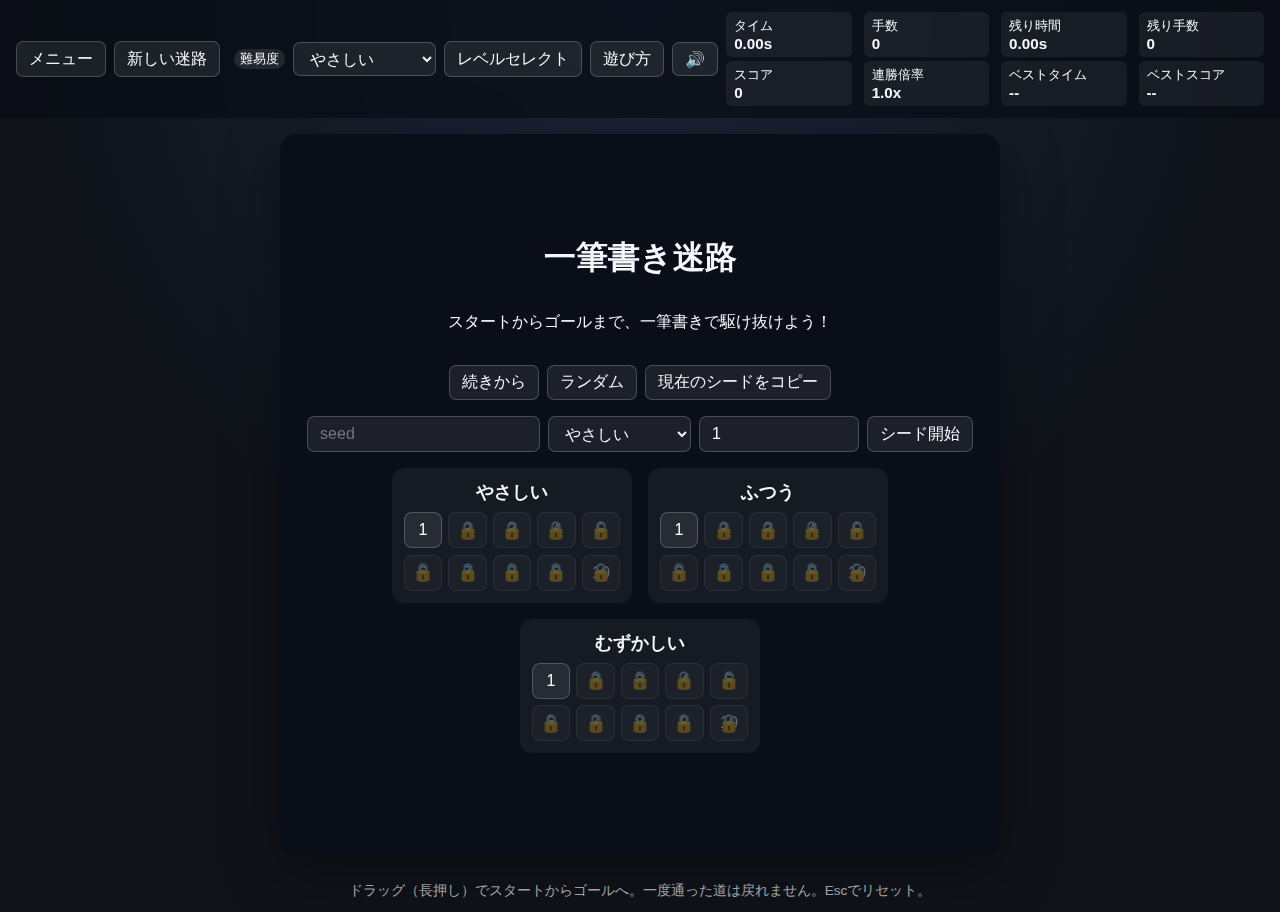
<file: maze.html>
<!DOCTYPE html>
<html lang="ja">
<head>
  <meta charset="utf-8" />
  <meta name="viewport" content="width=device-width, initial-scale=1.0, maximum-scale=1.0, user-scalable=no" />
  <title>一筆書き迷路</title>
  <style>
    :root {
      color-scheme: dark light;
      --bg: #10131a;
      --panel: rgba(20, 27, 39, 0.85);
      --accent: #6cf;
      --green: #38c172;
      --purple: #9966ff;
      --ice: #4ec7ff;
      --warp: #ff7de9;
      --crumble: #d4b483;
      --door-gold: #f5c542;
      --door-blue: #3f8cff;
      --door-red: #ff5f6d;
      --text: #f5f7fa;
      --safe-top: env(safe-area-inset-top, 0px);
      --safe-right: env(safe-area-inset-right, 0px);
      --safe-bottom: env(safe-area-inset-bottom, 0px);
      --safe-left: env(safe-area-inset-left, 0px);
      font-family: 'Segoe UI', 'Hiragino Sans', sans-serif;
    }
    * { box-sizing: border-box; }
    body {
      margin: 0;
      min-height: 100vh;
      min-height: 100dvh;
      background: radial-gradient(circle at top, rgba(80,120,200,0.18), transparent 55%), var(--bg);
      color: var(--text);
      display: flex;
      flex-direction: column;
      padding-top: var(--safe-top);
      padding-bottom: var(--safe-bottom);
      padding-left: var(--safe-left);
      padding-right: var(--safe-right);
    }
    button:disabled {
      cursor: not-allowed;
      opacity: 0.5;
    }
    button, select, input {
      font: inherit;
      border-radius: 0.45rem;
      border: 1px solid rgba(255,255,255,0.2);
      background: rgba(255,255,255,0.08);
      color: inherit;
      padding: 0.4rem 0.75rem;
      cursor: pointer;
      transition: transform 0.1s ease, background 0.2s ease;
    }
    button:hover, select:hover { background: rgba(255,255,255,0.18); }
    button:active { transform: scale(0.97); }
    select { padding-right: 1.8rem; }
    header {
      display: flex;
      flex-wrap: wrap;
      align-items: center;
      justify-content: space-between;
      gap: 0.5rem;
      padding: 0.75rem 1rem;
      background: rgba(8, 12, 20, 0.75);
      backdrop-filter: blur(12px);
      position: sticky;
      top: var(--safe-top);
      z-index: 20;
    }
    header .controls {
      display: flex;
      align-items: center;
      gap: 0.5rem;
      flex-wrap: wrap;
    }
    header .stats {
      display: grid;
      grid-template-columns: repeat(auto-fit, minmax(120px, 1fr));
      gap: 0.25rem 0.75rem;
      min-width: 260px;
      flex: 1;
    }
    header .stat {
      display: flex;
      flex-direction: column;
      font-size: 0.8rem;
      background: rgba(255, 255, 255, 0.06);
      padding: 0.35rem 0.5rem;
      border-radius: 0.35rem;
      min-width: 120px;
    }
    header .stat strong { font-size: 0.95rem; font-weight: 600; }
    main {
      flex: 1;
      display: flex;
      justify-content: center;
      align-items: center;
      padding: 1rem;
      position: relative;
    }
    .canvas-shell {
      position: relative;
      width: min(90vw, 720px);
      aspect-ratio: 1 / 1;
      background: rgba(12,18,28,0.75);
      border-radius: 1rem;
      overflow: hidden;
      box-shadow: 0 20px 60px rgba(0,0,0,0.35);
    }
    #mazeCanvas {
      width: 100%;
      height: 100%;
      display: block;
      touch-action: none;
    }
    .overlay {
      position: absolute;
      inset: 0;
      display: flex;
      flex-direction: column;
      justify-content: center;
      align-items: center;
      background: rgba(10, 14, 24, 0.92);
      color: var(--text);
      padding: 1.5rem;
      gap: 1rem;
      text-align: center;
      overflow-y: auto;
    }
    .overlay.hidden { display: none; }
    .overlay h1, .overlay h2 { margin: 0; }
    .home-actions {
      display: flex;
      flex-wrap: wrap;
      gap: 0.5rem;
      justify-content: center;
    }
    .seed-entry {
      display: flex;
      flex-wrap: wrap;
      gap: 0.5rem;
      justify-content: center;
    }
    .seed-entry input { min-width: 160px; }
    .stage-columns {
      display: flex;
      flex-wrap: wrap;
      justify-content: center;
      gap: 1rem;
      width: 100%;
    }
    .stage-column {
      background: rgba(255,255,255,0.05);
      padding: 0.75rem;
      border-radius: 0.75rem;
      width: min(240px, 100%);
    }
    .stage-column h2 {
      margin-bottom: 0.5rem;
      font-size: 1.1rem;
    }
    .stage-buttons {
      display: grid;
      grid-template-columns: repeat(5, minmax(0, 1fr));
      gap: 0.4rem;
    }
    .stage-buttons button {
      padding: 0.5rem 0.25rem;
      border-radius: 0.5rem;
    }
    .stage-buttons button.locked {
      opacity: 0.35;
      cursor: not-allowed;
      position: relative;
    }
    .stage-buttons button.locked::after {
      content: '\1f512';
      position: absolute;
      inset: 0;
      display: grid;
      place-items: center;
      font-size: 1.1rem;
    }
    .badge {
      font-size: 0.8rem;
      padding: 0.1rem 0.4rem;
      background: rgba(255,255,255,0.1);
      border-radius: 999px;
      margin-left: 0.35rem;
    }
    footer {
      padding: 0.75rem;
      text-align: center;
      font-size: 0.85rem;
      color: rgba(255,255,255,0.7);
    }
    .modal {
      position: fixed;
      inset: 0;
      display: flex;
      justify-content: center;
      align-items: center;
      background: rgba(0,0,0,0.6);
      padding: 1rem;
      z-index: 50;
    }
    .modal.hidden { display: none; }
    .modal-content {
      background: rgba(10,14,24,0.95);
      border-radius: 0.75rem;
      padding: 1.25rem;
      max-width: 420px;
      width: 100%;
      text-align: left;
      line-height: 1.6;
    }
    .modal-content h2 { margin-top: 0; }
    .toast {
      position: fixed;
      bottom: 1.5rem;
      left: 50%;
      transform: translateX(-50%);
      background: rgba(0,0,0,0.65);
      padding: 0.5rem 1rem;
      border-radius: 999px;
      font-size: 0.9rem;
      pointer-events: none;
      opacity: 0;
      transition: opacity 0.3s ease, transform 0.3s ease;
      z-index: 60;
    }
    .toast.show {
      opacity: 1;
      transform: translate(-50%, -0.25rem);
    }
    .clear-panel {
      background: rgba(255,255,255,0.05);
      padding: 1rem 1.5rem;
      border-radius: 1rem;
      display: flex;
      flex-direction: column;
      gap: 0.75rem;
      width: min(360px, 100%);
    }
    .clear-panel h2 {
      margin: 0;
      font-size: 1.8rem;
      color: var(--accent);
    }
    .clear-panel .scoreline {
      display: flex;
      justify-content: space-between;
    }
    @media (max-width: 720px) {
      header {
        flex-direction: column;
        align-items: stretch;
      }
      header .controls {
        width: 100%;
        justify-content: center;
      }
      header .stats { width: 100%; }
      .canvas-shell { width: min(100%, 520px); }
    }
  </style>
</head>
<body>
  <header>
    <div class="controls">
      <button id="menuReturnBtn" aria-label="メニューに戻る">メニュー</button>
      <button id="newGameBtn" aria-label="新しい迷路を生成">新しい迷路</button>
      <label class="badge" for="difficultySelect">難易度</label>
      <select id="difficultySelect" aria-label="難易度選択">
        <option value="easy">やさしい</option>
        <option value="normal">ふつう</option>
        <option value="hard">むずかしい</option>
      </select>
      <button id="levelSelectBtn" aria-label="レベルセレクトを開く">レベルセレクト</button>
      <button id="howToBtn" aria-label="遊び方を表示">遊び方</button>
      <button id="muteBtn" aria-label="ミュート切替" aria-pressed="false">🔊</button>
    </div>
    <div class="stats" role="status" aria-live="polite">
      <div class="stat"><span>タイム</span><strong id="timeLabel">0.00s</strong></div>
      <div class="stat"><span>手数</span><strong id="stepsLabel">0</strong></div>
      <div class="stat"><span>残り時間</span><strong id="timeRemainLabel">--</strong></div>
      <div class="stat"><span>残り手数</span><strong id="stepsRemainLabel">--</strong></div>
      <div class="stat"><span>スコア</span><strong id="scoreLabel">0</strong></div>
      <div class="stat"><span>連勝倍率</span><strong id="comboLabel">1.0x</strong></div>
      <div class="stat"><span>ベストタイム</span><strong id="bestTimeLabel">--</strong></div>
      <div class="stat"><span>ベストスコア</span><strong id="bestScoreLabel">--</strong></div>
    </div>
  </header>
  <main>
    <div class="canvas-shell" id="canvasShell">
      <canvas id="mazeCanvas" aria-label="一筆書き迷路"></canvas>
      <div class="overlay" id="homeOverlay" role="dialog" aria-modal="true">
        <h1>一筆書き迷路</h1>
        <p>スタートからゴールまで、一筆書きで駆け抜けよう！</p>
        <div class="home-actions">
          <button id="continueBtn">続きから</button>
          <button id="randomBtn">ランダム</button>
          <button id="seedCopyBtn">現在のシードをコピー</button>
        </div>
        <div class="seed-entry" aria-label="シード指定">
          <input id="seedInput" type="text" placeholder="seed" />
          <select id="seedDifficulty">
            <option value="easy">やさしい</option>
            <option value="normal">ふつう</option>
            <option value="hard">むずかしい</option>
          </select>
          <input id="seedStage" type="number" min="1" max="10" value="1" aria-label="ステージ番号" />
          <button id="seedStartBtn">シード開始</button>
        </div>
        <div class="stage-columns" id="stageColumns"></div>
      </div>
      <div class="overlay hidden" id="clearOverlay" role="dialog" aria-modal="true">
        <div class="clear-panel">
          <h2>クリア！</h2>
          <div class="scoreline"><span>タイム</span><strong id="clearTime">0.00s</strong></div>
          <div class="scoreline"><span>手数</span><strong id="clearSteps">0</strong></div>
          <div class="scoreline"><span>スコア</span><strong id="clearScore">0</strong></div>
          <div class="scoreline"><span>ベスト更新</span><strong id="clearBest">-</strong></div>
          <div class="home-actions">
            <button id="nextStageBtn">次のステージ</button>
            <button id="retryBtn">もう一度</button>
            <button id="shareBtn">Share</button>
          </div>
        </div>
      </div>
    </div>
  </main>
  <footer id="statusLine">ドラッグ（長押し）でスタートからゴールへ。一度通った道は戻れません。Escでリセット。</footer>
  <div class="modal hidden" id="howToModal" role="dialog" aria-modal="true" aria-labelledby="howToTitle">
    <div class="modal-content">
      <h2 id="howToTitle">遊び方</h2>
      <p>スタート地点を押し、指やマウスを離さずにゴールまで進みます。同じマスや道を二度通ることはできません。氷は滑り、一方通行は矢印の向きにしか進めません。鍵を取ると対応する扉が開き、ワープはペアのマスへ瞬間移動します。崩れる床は一度だけ渡れます。</p>
      <p>時間と手数の制限に気をつけて、コンボ倍率を育てながら高スコアを目指しましょう！</p>
      <button id="howToCloseBtn">閉じる</button>
    </div>
  </div>
  <div class="toast" id="toast"></div>

  <script>
  (() => {
    const $ = (sel) => document.querySelector(sel);
    const canvas = $('#mazeCanvas');
    const ctx = canvas.getContext('2d');
    const shell = $('#canvasShell');
    const homeOverlay = $('#homeOverlay');
    const clearOverlay = $('#clearOverlay');
    const howToModal = $('#howToModal');
    const toastEl = $('#toast');
    const menuReturnBtn = $('#menuReturnBtn');

    const difficultySelect = $('#difficultySelect');
    const stageColumns = $('#stageColumns');
    const continueBtn = $('#continueBtn');
    const randomBtn = $('#randomBtn');
    const seedCopyBtn = $('#seedCopyBtn');
    const seedInput = $('#seedInput');
    const seedDifficulty = $('#seedDifficulty');
    const seedStage = $('#seedStage');
    const seedStartBtn = $('#seedStartBtn');
    const newGameBtn = $('#newGameBtn');
    const levelSelectBtn = $('#levelSelectBtn');
    const howToBtn = $('#howToBtn');
    const howToCloseBtn = $('#howToCloseBtn');
    const muteBtn = $('#muteBtn');

    const timeLabel = $('#timeLabel');
    const stepsLabel = $('#stepsLabel');
    const timeRemainLabel = $('#timeRemainLabel');
    const stepsRemainLabel = $('#stepsRemainLabel');
    const scoreLabel = $('#scoreLabel');
    const comboLabel = $('#comboLabel');
    const bestTimeLabel = $('#bestTimeLabel');
    const bestScoreLabel = $('#bestScoreLabel');
    const statusLine = $('#statusLine');

    const clearTime = $('#clearTime');
    const clearSteps = $('#clearSteps');
    const clearScore = $('#clearScore');
    const clearBest = $('#clearBest');
    const nextStageBtn = $('#nextStageBtn');
    const retryBtn = $('#retryBtn');
    const shareBtn = $('#shareBtn');

    const difficulties = {
      easy: { label: 'やさしい', size: 9, timeLimit: 60, stepLimit: 120, bonus: 200 },
      normal: { label: 'ふつう', size: 15, timeLimit: 90, stepLimit: 220, bonus: 500 },
      hard: { label: 'むずかしい', size: 21, timeLimit: 120, stepLimit: 350, bonus: 900 }
    };

    const colors = {
      start: '#38c172',
      goal: '#9966ff',
      ice: 'rgba(90, 200, 255, 0.35)',
      iceLine: '#4ec7ff',
      warp: '#ff7de9',
      oneway: '#ffbf66',
      crumble: '#d4b483',
      door: {
        gold: '#f5c542',
        blue: '#5ab0ff',
        red: '#ff5f6d'
      },
      key: {
        gold: '#ffd34d',
        blue: '#7cd3ff',
        red: '#ff7f88'
      }
    };

    const combos = { min: 1.0, step: 0.1, max: 1.5 };
    const stageCount = 10;

    const params = new URLSearchParams(location.search);
    const debugMode = params.get('debug') === '1';

    let animationHandle = 0;
    let pixelRatio = window.devicePixelRatio || 1;
    let tileSize = 0;
    let offsetX = 0;
    let offsetY = 0;

    const state = {
      grid: null,
      startCell: null,
      goalCell: null,
      current: null,
      pathCells: [],
      visitedCells: new Set(),
      visitedEdges: new Set(),
      difficulty: 'easy',
      stage: 1,
      stageSeed: '',
      customStage: false,
      timerStart: 0,
      elapsed: 0,
      steps: 0,
      score: 0,
      combo: loadCombo(),
      keyState: {},
      doorLookup: {},
      autoSliding: false,
      slideDir: null,
      pointerDown: false,
      runStarted: false,
      completed: false,
      failed: false,
      lastTick: performance.now(),
      warpCooldown: 0,
      stageInfo: null,
      bestTime: null,
      bestScore: null,
      stepLimit: 0,
      timeLimit: 0,
      difficultyBonus: 0
    };

    const particles = [];
    const audio = createAudio();
    muteBtn.textContent = audio.muted ? '🔇' : '🔊';
    muteBtn.setAttribute('aria-pressed', audio.muted ? 'true' : 'false');

    function loadCombo() {
      const v = parseFloat(localStorage.getItem('osm_combo'));
      if (!Number.isFinite(v)) return 1.0;
      return Math.min(Math.max(v, combos.min), combos.max);
    }

    function saveCombo(v) {
      localStorage.setItem('osm_combo', String(v.toFixed(2)));
    }

    function showToast(text, duration = 1800) {
      toastEl.textContent = text;
      toastEl.classList.add('show');
      setTimeout(() => toastEl.classList.remove('show'), duration);
    }

    function hashString(str) {
      let h = 1779033703 ^ str.length;
      for (let i = 0; i < str.length; i++) {
        h = Math.imul(h ^ str.charCodeAt(i), 3432918353);
        h = (h << 13) | (h >>> 19);
      }
      h = Math.imul(h ^ (h >>> 16), 2246822507);
      h = Math.imul(h ^ (h >>> 13), 3266489909);
      return (h ^= h >>> 16) >>> 0;
    }

    function mulberry32(a) {
      return function () {
        let t = (a += 0x6d2b79f5);
        t = Math.imul(t ^ (t >>> 15), t | 1);
        t ^= t + Math.imul(t ^ (t >>> 7), t | 61);
        return ((t ^ (t >>> 14)) >>> 0) / 4294967296;
      };
    }

    function rngFromSeed(seed) {
      const hashed = hashString(seed);
      const rand = mulberry32(hashed || 1);
      return {
        next: () => rand(),
        int: (max) => Math.floor(rand() * max),
        pick: (arr) => arr[Math.floor(rand() * arr.length)]
      };
    }

    function stageSeedKey(diff, index) {
      return hashString(`${diff}:${index}`);
    }

    function stageSeedString(diff, index) {
      return stageSeedKey(diff, index).toString(16).padStart(8, '0');
    }

    function buildStageList() {
      stageColumns.innerHTML = '';
      Object.entries(difficulties).forEach(([key, info]) => {
        const column = document.createElement('div');
        column.className = 'stage-column';
        const title = document.createElement('h2');
        title.textContent = info.label;
        column.appendChild(title);
        const buttonsWrap = document.createElement('div');
        buttonsWrap.className = 'stage-buttons';
        const unlock = getUnlocked(key);
        for (let i = 1; i <= stageCount; i++) {
          const btn = document.createElement('button');
          btn.textContent = i;
          btn.dataset.difficulty = key;
          btn.dataset.stage = String(i);
          if (i > unlock) {
            btn.disabled = true;
            btn.classList.add('locked');
          } else {
            btn.addEventListener('click', () => {
              homeOverlay.classList.add('hidden');
              startStage({ difficulty: key, stage: i, seed: stageSeedString(key, i), custom: false });
            });
          }
          buttonsWrap.appendChild(btn);
        }
        column.appendChild(buttonsWrap);
        stageColumns.appendChild(column);
      });
    }

    function getUnlocked(diff) {
      const key = `osm_unlock_${diff}`;
      const value = parseInt(localStorage.getItem(key), 10);
      if (!Number.isFinite(value)) {
        localStorage.setItem(key, '1');
        return 1;
      }
      return Math.min(Math.max(value, 1), stageCount);
    }

    function setUnlocked(diff, value) {
      localStorage.setItem(`osm_unlock_${diff}`, String(Math.min(value, stageCount)));
    }

    function createGrid(size) {
      return Array.from({ length: size }, (_, r) =>
        Array.from({ length: size }, (_, c) => ({
          r,
          c,
          walls: { N: true, E: true, S: true, W: true },
          type: 'normal',
          meta: {},
          special: null
        }))
      );
    }

    function carveMaze(grid, rng) {
      const stack = [];
      const visited = new Set();
      const start = grid[0][0];
      stack.push(start);
      visited.add('0,0');
      const dirs = [
        { dr: -1, dc: 0, wall: 'N', opp: 'S' },
        { dr: 0, dc: 1, wall: 'E', opp: 'W' },
        { dr: 1, dc: 0, wall: 'S', opp: 'N' },
        { dr: 0, dc: -1, wall: 'W', opp: 'E' }
      ];

      while (stack.length) {
        const current = stack[stack.length - 1];
        const neighbors = dirs
          .map((dir) => ({ dir, cell: cellAt(grid, current.r + dir.dr, current.c + dir.dc) }))
          .filter(({ cell }) => cell && !visited.has(`${cell.r},${cell.c}`));
        if (neighbors.length === 0) {
          stack.pop();
        } else {
          const { dir, cell } = neighbors[rng.int(neighbors.length)];
          current.walls[dir.wall] = false;
          cell.walls[dir.opp] = false;
          visited.add(`${cell.r},${cell.c}`);
          stack.push(cell);
        }
      }
    }

    function cellAt(grid, r, c) {
      if (!grid) return null;
      if (r < 0 || c < 0 || r >= grid.length || c >= grid.length) return null;
      return grid[r][c];
    }

    function findPath(grid, startCell, goalCell) {
      const visited = new Set();
      const path = [];
      const dirs = [
        { dr: -1, dc: 0, wall: 'N' },
        { dr: 0, dc: 1, wall: 'E' },
        { dr: 1, dc: 0, wall: 'S' },
        { dr: 0, dc: -1, wall: 'W' }
      ];

      function dfs(cell) {
        path.push(cell);
        if (cell === goalCell) return true;
        visited.add(`${cell.r},${cell.c}`);
        for (const dir of dirs) {
          if (cell.walls[dir.wall]) continue;
          const next = cellAt(grid, cell.r + dir.dr, cell.c + dir.dc);
          if (!next || visited.has(`${next.r},${next.c}`)) continue;
          if (dfs(next)) return true;
        }
        path.pop();
        return false;
      }
      dfs(startCell);
      return path.slice();
    }

    function directionBetween(a, b) {
      const dr = b.r - a.r;
      const dc = b.c - a.c;
      if (dr === -1 && dc === 0) return 'N';
      if (dr === 1 && dc === 0) return 'S';
      if (dr === 0 && dc === -1) return 'W';
      if (dr === 0 && dc === 1) return 'E';
      return null;
    }

    function applyGimmicks(grid, path, rng, difficultyKey) {
      const startCell = path[0];
      const goalCell = path[path.length - 1];
      startCell.special = 'start';
      goalCell.special = 'goal';

      const avoid = new Set(path.map((cell) => `${cell.r},${cell.c}`));

      const colorsOrder = ['gold', 'blue', 'red'];
      const color = colorsOrder[rng.int(colorsOrder.length)];
      const doorIdx = Math.max(2, Math.min(path.length - 2, Math.floor(path.length * 0.65)));
      const keyIdx = Math.max(1, Math.floor(doorIdx * 0.5));
      const doorCell = path[doorIdx];
      const keyCell = path[keyIdx];
      if (doorCell && keyCell) {
        doorCell.type = 'door';
        doorCell.meta = { color, locked: true };
        keyCell.type = 'key';
        keyCell.meta = { color };
      }

      const onewayCount = difficultyKey === 'hard' ? 4 : difficultyKey === 'normal' ? 3 : 2;
      const usedIndices = new Set([0, path.length - 1, keyIdx, doorIdx]);
      for (let i = 0; i < onewayCount; i++) {
        let idx = Math.floor(path.length * (0.2 + 0.6 * rng.next()));
        let safety = 0;
        while ((usedIndices.has(idx) || idx <= 1 || idx >= path.length - 2) && safety++ < 40) {
          idx = Math.floor(path.length * rng.next());
        }
        if (usedIndices.has(idx) || idx <= 1 || idx >= path.length - 1) continue;
        usedIndices.add(idx);
        const cell = path[idx];
        if (!cell || cell.type !== 'normal') continue;
        const dir = directionBetween(path[idx - 1], cell);
        const dirOut = directionBetween(cell, path[idx + 1]) || dir;
        cell.type = 'oneway';
        cell.meta = { dirIn: dir, dirOut };
      }

      const straightSegments = [];
      for (let i = 1; i < path.length - 1; i++) {
        const dir1 = directionBetween(path[i - 1], path[i]);
        const dir2 = directionBetween(path[i], path[i + 1]);
        if (dir1 && dir1 === dir2) {
          straightSegments.push({ index: i, dir: dir1 });
        }
      }
      const iceCount = difficultyKey === 'hard' ? 4 : difficultyKey === 'normal' ? 3 : 2;
      const iceUsed = new Set([keyIdx, doorIdx]);
      for (let i = 0; i < iceCount && straightSegments.length; i++) {
        const pick = straightSegments.splice(rng.int(straightSegments.length), 1)[0];
        if (!pick) continue;
        let idx = pick.index;
        if (iceUsed.has(idx)) continue;
        const dir = pick.dir;
        let len = 1 + rng.int(2);
        let j = 0;
        while (j < len && idx + j < path.length - 1) {
          const target = path[idx + j];
          if (!target || target.type !== 'normal') break;
          target.type = 'ice';
          target.meta = { dir };
          iceUsed.add(idx + j);
          j++;
        }
      }

      const warpPairs = Math.min(1 + (difficultyKey === 'hard' ? 1 : 0), Math.floor(path.length / 6));
      const warpList = [];
      for (let p = 0; p < warpPairs; p++) {
        const idxA = Math.max(2, Math.floor(path.length * (0.15 + rng.next() * 0.3)));
        const idxB = Math.max(idxA + 3, Math.floor(path.length * (0.55 + rng.next() * 0.35)));
        const cellA = path[idxA];
        const cellB = path[Math.min(path.length - 2, idxB)];
        if (!cellA || !cellB || cellA === cellB) continue;
        if (cellA.type !== 'normal' || cellB.type !== 'normal') continue;
        const warpId = `warp-${p}-${rng.int(9999)}`;
        cellA.type = 'warp';
        cellA.meta = { id: warpId };
        cellB.type = 'warp';
        cellB.meta = { id: warpId };
        warpList.push({ id: warpId, a: cellA, b: cellB });
      }
      warpList.forEach(({ a, b }) => {
        a.meta.pair = b;
        b.meta.pair = a;
      });

      const branchCells = [];
      for (let r = 0; r < grid.length; r++) {
        for (let c = 0; c < grid.length; c++) {
          const cell = grid[r][c];
          const key = `${r},${c}`;
          if (avoid.has(key)) continue;
          const degree = neighborCells(grid, cell).length;
          if (degree <= 1) branchCells.push(cell);
        }
      }
      const crumbleCount = Math.min(branchCells.length, difficultyKey === 'hard' ? 8 : difficultyKey === 'normal' ? 6 : 4);
      for (let i = 0; i < crumbleCount; i++) {
        const cell = branchCells.splice(rng.int(branchCells.length), 1)[0];
        if (!cell) break;
        cell.type = 'crumble';
        cell.meta = { collapsed: false };
      }

      return { startCell, goalCell, doorCell, keyCell };
    }

    function neighborCells(grid, cell) {
      const dirs = [
        { dr: -1, dc: 0, wall: 'N' },
        { dr: 0, dc: 1, wall: 'E' },
        { dr: 1, dc: 0, wall: 'S' },
        { dr: 0, dc: -1, wall: 'W' }
      ];
      const result = [];
      for (const dir of dirs) {
        if (cell.walls[dir.wall]) continue;
        const next = cellAt(grid, cell.r + dir.dr, cell.c + dir.dc);
        if (next) result.push({ cell: next, dir: dir.wall });
      }
      return result;
    }

    function posToCell(x, y) {
      const rect = canvas.getBoundingClientRect();
      const px = x - rect.left;
      const py = y - rect.top;
      const col = Math.floor((px - offsetX) / tileSize);
      const row = Math.floor((py - offsetY) / tileSize);
      if (Number.isNaN(row) || Number.isNaN(col)) return null;
      if (!state.grid || row < 0 || col < 0 || row >= state.grid.length || col >= state.grid.length) return null;
      return state.grid[row][col];
    }

    function centerOf(cell) {
      return [offsetX + (cell.c + 0.5) * tileSize, offsetY + (cell.r + 0.5) * tileSize];
    }

    function keyFor(cell) {
      return `${cell.r},${cell.c}`;
    }

    function edgeKey(a, b) {
      return a.r < b.r || (a.r === b.r && a.c < b.c) ? `${keyFor(a)}|${keyFor(b)}` : `${keyFor(b)}|${keyFor(a)}`;
    }

    function resetState() {
      state.pathCells = [];
      state.visitedCells.clear();
      state.visitedEdges.clear();
      state.steps = 0;
      state.elapsed = 0;
      state.timerStart = 0;
      state.runStarted = false;
      state.autoSliding = false;
      state.slideDir = null;
      state.pointerDown = false;
      state.completed = false;
      state.failed = false;
      state.warpCooldown = 0;
      state.keyState = {};
      state.score = 0;
      if (state.grid) {
        for (let r = 0; r < state.grid.length; r++) {
          for (let c = 0; c < state.grid.length; c++) {
            const cell = state.grid[r][c];
            if (cell.type === 'crumble' && cell.meta) {
              cell.meta.collapsed = false;
            }
          }
        }
      }
      Object.values(state.doorLookup || {}).forEach((door) => {
        if (door && door.meta) {
          door.type = 'door';
          door.meta.locked = true;
          door.meta.opened = false;
        }
      });
      particles.length = 0;
      if (state.startCell) {
        state.current = state.startCell;
        state.pathCells.push(state.startCell);
        state.visitedCells.add(keyFor(state.startCell));
      }
      updateHUD();
    }

    function startStage({ difficulty, stage, seed, custom }) {
      state.difficulty = difficulty;
      difficultySelect.value = difficulty;
      state.stage = typeof stage === 'number' ? stage : 1;
      state.stageSeed = seed || stageSeedString(difficulty, state.stage);
      state.customStage = Boolean(custom);
      const info = difficulties[difficulty];
      state.timeLimit = info.timeLimit;
      state.stepLimit = info.stepLimit;
      state.difficultyBonus = info.bonus;
      state.stageInfo = info;

      const rng = rngFromSeed(state.stageSeed);
      const size = info.size;
      const grid = createGrid(size);
      carveMaze(grid, rng);
      const path = findPath(grid, grid[0][0], grid[size - 1][size - 1]);
      const { startCell, goalCell, doorCell } = applyGimmicks(grid, path, rng, difficulty);
      state.grid = grid;
      state.startCell = startCell;
      state.goalCell = goalCell;
      state.doorLookup = {};
      if (doorCell && doorCell.meta) {
        state.doorLookup[doorCell.meta.color] = doorCell;
      }
      state.bestTime = loadBest('time');
      state.bestScore = loadBest('score');
      resetState();
      resize();
      updateURL();
      const stageText = state.customStage ? 'カスタム' : `ステージ ${state.stage}`;
      statusLine.textContent = `${info.label} ${stageText} | シード ${state.stageSeed}`;
      localStorage.setItem('osm_continue', JSON.stringify({ difficulty, stage: state.stage, seed: state.stageSeed, custom: !!custom }));
      hideOverlays();
      playSound('start');
    }

    function updateURL() {
      const params = new URLSearchParams(location.search);
      params.set('difficulty', state.difficulty);
      params.set('seed', state.stageSeed);
      params.set('stage', String(state.stage));
      if (debugMode) params.set('debug', '1');
      history.replaceState(null, '', `${location.pathname}?${params.toString()}`);
    }

    function hideOverlays() {
      homeOverlay.classList.add('hidden');
      clearOverlay.classList.add('hidden');
      howToModal.classList.add('hidden');
    }

    function loadBest(kind) {
      const key = state.customStage ? `osm_best_${kind}_${state.stageSeed}` : `osm_best_${kind}_${state.difficulty}_${state.stage}`;
      const value = parseFloat(localStorage.getItem(key));
      if (!Number.isFinite(value)) return null;
      return value;
    }

    function saveBest(kind, value) {
      const key = state.customStage ? `osm_best_${kind}_${state.stageSeed}` : `osm_best_${kind}_${state.difficulty}_${state.stage}`;
      localStorage.setItem(key, String(value));
    }

    function formatTime(value) {
      if (!Number.isFinite(value)) return '--';
      return value.toFixed(2) + 's';
    }

    function updateHUD() {
      timeLabel.textContent = formatTime(state.elapsed);
      stepsLabel.textContent = state.steps.toString();
      const remainTime = Math.max(0, state.timeLimit - state.elapsed);
      timeRemainLabel.textContent = formatTime(remainTime);
      stepsRemainLabel.textContent = Math.max(0, state.stepLimit - state.steps).toString();
      scoreLabel.textContent = Math.round(state.score).toString();
      comboLabel.textContent = `${state.combo.toFixed(1)}x`;
      bestTimeLabel.textContent = state.bestTime ? formatTime(state.bestTime) : '--';
      bestScoreLabel.textContent = state.bestScore ? Math.round(state.bestScore).toString() : '--';
    }

    function pointerDown(event) {
      event.preventDefault();
      if (!state.grid || state.completed || state.failed) return;
      state.pointerDown = true;
      canvas.setPointerCapture(event.pointerId);
      const cell = posToCell(event.clientX, event.clientY);
      if (!cell) return;
      if (cell !== state.startCell && !state.runStarted) {
        state.pointerDown = false;
        return;
      }
      if (!state.runStarted) {
        state.runStarted = true;
        state.timerStart = performance.now();
        state.elapsed = 0;
        state.pathCells = [state.startCell];
        state.visitedCells = new Set([keyFor(state.startCell)]);
        state.visitedEdges = new Set();
        state.current = state.startCell;
        state.autoSliding = false;
        state.score = 0;
      }
      handlePointerMove(event);
    }

    function pointerMove(event) {
      if (!state.pointerDown || state.completed || state.failed) return;
      handlePointerMove(event);
    }

    function handlePointerMove(event) {
      if (!state.runStarted || state.autoSliding) return;
      const cell = posToCell(event.clientX, event.clientY);
      if (!cell || cell === state.current) return;
      attemptMove(cell, { auto: false, dir: directionBetween(state.current, cell) });
    }

    function pointerUp(event) {
      if (!state.pointerDown) return;
      state.pointerDown = false;
      if (canvas.hasPointerCapture(event.pointerId)) {
        canvas.releasePointerCapture(event.pointerId);
      }
      if (!state.completed) {
        fail('指を離しました');
      }
    }

    function keyHandler(event) {
      if (event.repeat) return;
      if (event.key === 'Escape') {
        if (state.grid) fail('リセット');
      } else if (event.key === 'Enter' || event.key === ' ') {
        if (!state.runStarted && homeOverlay && !homeOverlay.classList.contains('hidden')) {
          const data = getContinueData();
          if (data) startStage(data);
          else startStage({ difficulty: difficultySelect.value, stage: 1, seed: stageSeedString(difficultySelect.value, 1), custom: false });
        }
      }
    }

    function attemptMove(target, context = { auto: false, dir: null }) {
      const current = state.current;
      if (!current || target === current) return;
      const dr = target.r - current.r;
      const dc = target.c - current.c;
      if (Math.abs(dr) + Math.abs(dc) !== 1) return;
      const dir = dr === -1 ? 'N' : dr === 1 ? 'S' : dc === -1 ? 'W' : 'E';
      if (current.walls[dir]) {
        if (context.auto) {
          state.autoSliding = false;
          return;
        }
        fail('壁にぶつかりました');
        return;
      }
      if (!canEnter(current, target, dir)) {
        if (context.auto) {
          state.autoSliding = false;
          return;
        }
        fail('通れません');
        return;
      }
      const key = keyFor(target);
      if (state.visitedCells.has(key)) {
        fail('同じマスは通れません');
        return;
      }
      const eKey = edgeKey(current, target);
      if (state.visitedEdges.has(eKey)) {
        fail('同じ道は通れません');
        return;
      }
      applyMove(current, target, dir, context);
    }

    function canEnter(from, to, dir) {
      if (to.type === 'door' && to.meta.locked) return false;
      if (to.type === 'crumble' && to.meta.collapsed) return false;
      if (to.type === 'oneway') {
        const allowed = to.meta.dirIn;
        if (allowed && allowed !== dir) return false;
      }
      return true;
    }

    function applyMove(from, to, dir, context) {
      state.current = to;
      state.visitedCells.add(keyFor(to));
      state.visitedEdges.add(edgeKey(from, to));
      state.pathCells.push(to);
      state.steps += 1;
      playSound('move');
      checkLimits();
      handleTile(from, to, dir, context);
      updateHUD();
    }

    function handleTile(from, to, dir, context) {
      if (from.type === 'crumble' && !from.meta.collapsed) {
        from.meta.collapsed = true;
      }
      if (to === state.goalCell) {
        complete();
        return;
      }
      switch (to.type) {
        case 'key':
          collectKey(to.meta.color);
          break;
        case 'warp':
          triggerWarp(to, dir);
          break;
        case 'ice':
          state.autoSliding = true;
          state.slideDir = dir;
          break;
        default:
          state.autoSliding = false;
          state.slideDir = null;
          break;
      }
    }

    function collectKey(color) {
      if (state.keyState[color]) return;
      playSound('key');
      state.keyState[color] = true;
      const doorCell = state.doorLookup[color];
      if (doorCell) {
        doorCell.type = 'normal';
        doorCell.meta.locked = false;
        doorCell.meta.opened = true;
      }
      showToast(`${colorName(color)}の鍵を入手！`);
    }

    function triggerWarp(cell, dir) {
      if (!cell.meta.pair || state.warpCooldown > 0) return;
      playSound('warp');
      const target = cell.meta.pair;
      if (state.visitedCells.has(keyFor(target))) {
        fail('ワープ先は通れません');
        return;
      }
      state.warpCooldown = 2;
      state.current = target;
      state.visitedCells.add(keyFor(target));
      state.pathCells.push(target);
      if (target === state.goalCell) {
        complete();
        return;
      }
      if (target.type === 'key') {
        collectKey(target.meta.color);
      }
      if (target.type === 'ice') {
        state.autoSliding = true;
        state.slideDir = dir || directionBetween(cell, target) || 'N';
      } else {
        state.autoSliding = false;
        state.slideDir = null;
      }
    }

    function colorName(color) {
      switch (color) {
        case 'gold':
          return '金';
        case 'blue':
          return '青';
        case 'red':
          return '赤';
        default:
          return color;
      }
    }

    function checkLimits() {
      if (state.steps > state.stepLimit) {
        fail('手数制限を超えました');
      }
    }

    function fail(reason) {
      if (state.failed) return;
      state.failed = true;
      state.autoSliding = false;
      state.pointerDown = false;
      state.combo = combos.min;
      saveCombo(state.combo);
      showToast(reason || '失敗');
      playSound('fail');
      setTimeout(() => {
        resetState();
        state.failed = false;
      }, 600);
    }

    function complete() {
      if (state.completed) return;
      state.completed = true;
      state.pointerDown = false;
      state.autoSliding = false;
      const now = performance.now();
      state.elapsed = ((now - state.timerStart) || 0) / 1000;
      const baseScore = Math.max(0, 10000 - state.elapsed * 100 - state.steps * 2 + state.difficultyBonus);
      let score = baseScore * state.combo;
      let bestBonus = false;
      if (!state.bestScore || score > state.bestScore) {
        score += 500;
        bestBonus = true;
      }
      state.score = Math.max(0, Math.round(score));
      if (!state.bestTime || state.elapsed < state.bestTime) {
        saveBest('time', state.elapsed);
        state.bestTime = state.elapsed;
        bestBonus = true;
      }
      if (!state.bestScore || state.score > state.bestScore) {
        saveBest('score', state.score);
        state.bestScore = state.score;
      }
      state.combo = Math.min(state.combo + combos.step, combos.max);
      saveCombo(state.combo);
      updateHUD();
      playSound('clear');
      spawnParticles(centerOf(state.goalCell));
      clearTime.textContent = formatTime(state.elapsed);
      clearSteps.textContent = state.steps.toString();
      clearScore.textContent = state.score.toString();
      clearBest.textContent = bestBonus ? 'Yes!' : 'No';
      clearOverlay.classList.remove('hidden');
      unlockNext();
    }

    function unlockNext() {
      if (state.customStage) return;
      const unlock = getUnlocked(state.difficulty);
      if (state.stage === unlock && state.stage < stageCount) {
        setUnlocked(state.difficulty, state.stage + 1);
        buildStageList();
      }
    }

    function spawnParticles([x, y]) {
      for (let i = 0; i < 26; i++) {
        particles.push({
          x,
          y,
          vx: (Math.random() - 0.5) * 120,
          vy: (Math.random() - 0.5) * 120,
          life: 600,
          age: 0,
          hue: 260 + Math.random() * 40
        });
      }
    }

    function updateParticles(dt) {
      for (let i = particles.length - 1; i >= 0; i--) {
        const p = particles[i];
        p.age += dt;
        if (p.age >= p.life) {
          particles.splice(i, 1);
          continue;
        }
        const t = dt / 1000;
        p.x += p.vx * t;
        p.y += p.vy * t;
        p.vy += 160 * t;
      }
    }

    function draw() {
      if (!state.grid) {
        ctx.clearRect(0, 0, canvas.width, canvas.height);
        return;
      }
      const { grid } = state;
      const size = grid.length;
      ctx.save();
      ctx.clearRect(0, 0, canvas.width, canvas.height);
      ctx.fillStyle = 'rgba(10,13,20,0.95)';
      ctx.fillRect(0, 0, canvas.width / pixelRatio, canvas.height / pixelRatio);
      ctx.save();
      ctx.translate(offsetX, offsetY);
      ctx.fillStyle = 'rgba(255,255,255,0.02)';
      ctx.fillRect(0, 0, tileSize * size, tileSize * size);
      for (let r = 0; r < size; r++) {
        for (let c = 0; c < size; c++) {
          drawCellFloor(grid[r][c]);
        }
      }
      ctx.strokeStyle = 'rgba(255,255,255,0.25)';
      ctx.lineWidth = Math.max(1.5, tileSize * 0.08);
      ctx.beginPath();
      for (let r = 0; r < size; r++) {
        for (let c = 0; c < size; c++) {
          drawCellWalls(grid[r][c]);
        }
      }
      ctx.stroke();
      ctx.restore();

      drawPath();
      drawParticles();

      if (debugMode) {
        ctx.save();
        ctx.fillStyle = 'rgba(255,255,255,0.4)';
        ctx.font = `${Math.max(10, tileSize * 0.35)}px monospace`;
        for (let r = 0; r < size; r++) {
          for (let c = 0; c < size; c++) {
            const cell = grid[r][c];
            const [cx, cy] = centerOf(cell);
            ctx.fillText(cell.type[0], cx - tileSize * 0.15, cy + tileSize * 0.15);
          }
        }
        ctx.restore();
      }
      ctx.restore();
    }

    function drawCellFloor(cell) {
      const [x, y] = [cell.c * tileSize, cell.r * tileSize];
      const size = tileSize;
      ctx.save();
      if (cell.special === 'start') {
        ctx.fillStyle = colors.start;
        ctx.beginPath();
        ctx.arc(x + size / 2, y + size / 2, size * 0.28, 0, Math.PI * 2);
        ctx.fill();
        ctx.restore();
        return;
      }
      if (cell.special === 'goal') {
        ctx.fillStyle = colors.goal;
        drawRoundedRect(x + 4, y + 4, size - 8, size - 8, Math.max(6, size * 0.2));
        ctx.fill();
        ctx.restore();
        return;
      }
      switch (cell.type) {
        case 'ice':
          ctx.fillStyle = colors.ice;
          ctx.fillRect(x + 3, y + 3, size - 6, size - 6);
          ctx.strokeStyle = colors.iceLine;
          ctx.lineWidth = Math.max(1, size * 0.05);
          ctx.beginPath();
          ctx.moveTo(x + size * 0.25, y + size * 0.25);
          ctx.lineTo(x + size * 0.75, y + size * 0.75);
          ctx.moveTo(x + size * 0.25, y + size * 0.75);
          ctx.lineTo(x + size * 0.75, y + size * 0.25);
          ctx.stroke();
          break;
        case 'warp':
          ctx.fillStyle = 'rgba(255, 125, 233, 0.25)';
          ctx.fillRect(x + 3, y + 3, size - 6, size - 6);
          ctx.strokeStyle = colors.warp;
          ctx.lineWidth = Math.max(1.5, size * 0.08);
          ctx.beginPath();
          ctx.arc(x + size / 2, y + size / 2, size * 0.25, 0, Math.PI * 2);
          ctx.stroke();
          break;
        case 'oneway':
          ctx.fillStyle = 'rgba(255, 191, 102, 0.35)';
          ctx.fillRect(x + 3, y + 3, size - 6, size - 6);
          drawArrow(cell.meta.dirIn, x, y, size);
          break;
        case 'key':
          ctx.fillStyle = 'rgba(255,255,255,0.08)';
          ctx.fillRect(x + 3, y + 3, size - 6, size - 6);
          drawKey(cell.meta.color, x, y, size);
          break;
        case 'door':
          ctx.fillStyle = colors.door[cell.meta.color] || colors.door.gold;
          ctx.fillRect(x + 3, y + 3, size - 6, size - 6);
          ctx.strokeStyle = 'rgba(0,0,0,0.45)';
          ctx.lineWidth = Math.max(1, size * 0.05);
          ctx.beginPath();
          ctx.moveTo(x + size * 0.3, y + size * 0.2);
          ctx.lineTo(x + size * 0.7, y + size * 0.2);
          ctx.lineTo(x + size * 0.7, y + size * 0.8);
          ctx.lineTo(x + size * 0.3, y + size * 0.8);
          ctx.closePath();
          ctx.stroke();
          break;
        case 'crumble':
          ctx.fillStyle = cell.meta.collapsed ? 'rgba(80,60,30,0.4)' : 'rgba(212, 180, 131, 0.28)';
          ctx.fillRect(x + 3, y + 3, size - 6, size - 6);
          ctx.strokeStyle = 'rgba(80,60,30,0.6)';
          ctx.lineWidth = Math.max(1, size * 0.05);
          ctx.beginPath();
          ctx.moveTo(x + size * 0.2, y + size * 0.3);
          ctx.lineTo(x + size * 0.45, y + size * 0.55);
          ctx.lineTo(x + size * 0.3, y + size * 0.8);
          ctx.stroke();
          break;
        default:
          ctx.fillStyle = 'rgba(255,255,255,0.03)';
          ctx.fillRect(x + 3, y + 3, size - 6, size - 6);
          break;
      }
      ctx.restore();
    }

    function drawArrow(dir, x, y, size) {
      ctx.save();
      ctx.translate(x + size / 2, y + size / 2);
      const angle = dir === 'N' ? -Math.PI / 2 : dir === 'S' ? Math.PI / 2 : dir === 'E' ? 0 : Math.PI;
      ctx.rotate(angle);
      ctx.fillStyle = 'rgba(255, 210, 130, 0.9)';
      ctx.beginPath();
      ctx.moveTo(-size * 0.25, size * 0.15);
      ctx.lineTo(0, -size * 0.28);
      ctx.lineTo(size * 0.25, size * 0.15);
      ctx.closePath();
      ctx.fill();
      ctx.restore();
    }

    function drawKey(color, x, y, size) {
      ctx.strokeStyle = colors.key[color] || colors.key.gold;
      ctx.lineWidth = Math.max(1.5, size * 0.08);
      ctx.beginPath();
      ctx.arc(x + size * 0.4, y + size * 0.5, size * 0.18, 0, Math.PI * 2);
      ctx.moveTo(x + size * 0.4, y + size * 0.5);
      ctx.lineTo(x + size * 0.7, y + size * 0.5);
      ctx.moveTo(x + size * 0.64, y + size * 0.45);
      ctx.lineTo(x + size * 0.64, y + size * 0.58);
      ctx.stroke();
    }

    function drawCellWalls(cell) {
      const x = cell.c * tileSize;
      const y = cell.r * tileSize;
      const s = tileSize;
      if (cell.walls.N) {
        ctx.moveTo(x, y);
        ctx.lineTo(x + s, y);
      }
      if (cell.walls.S) {
        ctx.moveTo(x, y + s);
        ctx.lineTo(x + s, y + s);
      }
      if (cell.walls.W) {
        ctx.moveTo(x, y);
        ctx.lineTo(x, y + s);
      }
      if (cell.walls.E) {
        ctx.moveTo(x + s, y);
        ctx.lineTo(x + s, y + s);
      }
    }

    function drawPath() {
      if (state.pathCells.length < 2) return;
      ctx.save();
      ctx.shadowColor = 'rgba(100, 200, 255, 0.7)';
      ctx.shadowBlur = Math.max(8, tileSize * 0.4);
      ctx.strokeStyle = 'rgba(120, 220, 255, 0.9)';
      ctx.lineWidth = Math.max(6, tileSize * 0.2);
      ctx.lineJoin = 'round';
      ctx.lineCap = 'round';
      ctx.beginPath();
      const [sx, sy] = centerOf(state.pathCells[0]);
      ctx.moveTo(sx, sy);
      for (let i = 1; i < state.pathCells.length; i++) {
        const [x, y] = centerOf(state.pathCells[i]);
        ctx.lineTo(x, y);
      }
      ctx.stroke();
      ctx.restore();
    }

    function drawParticles() {
      ctx.save();
      for (const p of particles) {
        const alpha = Math.max(0, 1 - p.age / p.life);
        ctx.fillStyle = `hsla(${p.hue.toFixed(1)}, 80%, 60%, ${alpha.toFixed(2)})`;
        ctx.beginPath();
        ctx.arc(p.x, p.y, Math.max(2, tileSize * 0.12) * alpha, 0, Math.PI * 2);
        ctx.fill();
      }
      ctx.restore();
    }

    function drawRoundedRect(x, y, w, h, r) {
      const radius = Math.min(r, w / 2, h / 2);
      ctx.beginPath();
      ctx.moveTo(x + radius, y);
      ctx.lineTo(x + w - radius, y);
      ctx.quadraticCurveTo(x + w, y, x + w, y + radius);
      ctx.lineTo(x + w, y + h - radius);
      ctx.quadraticCurveTo(x + w, y + h, x + w - radius, y + h);
      ctx.lineTo(x + radius, y + h);
      ctx.quadraticCurveTo(x, y + h, x, y + h - radius);
      ctx.lineTo(x, y + radius);
      ctx.quadraticCurveTo(x, y, x + radius, y);
      ctx.closePath();
    }

    function resize() {
      const rect = shell.getBoundingClientRect();
      pixelRatio = window.devicePixelRatio || 1;
      canvas.width = Math.floor(rect.width * pixelRatio);
      canvas.height = Math.floor(rect.height * pixelRatio);
      ctx.setTransform(pixelRatio, 0, 0, pixelRatio, 0, 0);
      if (state.grid) {
        const size = state.grid.length;
        tileSize = Math.min(rect.width, rect.height) / size;
        const drawSize = tileSize * size;
        offsetX = Math.max(0, (rect.width - drawSize) / 2);
        offsetY = Math.max(0, (rect.height - drawSize) / 2);
      }
    }

    const observer = new ResizeObserver(() => {
      resize();
      draw();
    });
    observer.observe(shell);

    function loop(now) {
      animationHandle = requestAnimationFrame(loop);
      const dt = now - state.lastTick;
      state.lastTick = now;
      if (state.runStarted && !state.completed && !state.failed) {
        state.elapsed = (now - state.timerStart) / 1000;
        if (state.elapsed >= state.timeLimit) {
          fail('時間切れ');
        }
        if (state.autoSliding) {
          const dir = state.slideDir;
          const current = state.current;
          const next = neighborByDir(current, dir);
          if (!next || current.walls[dir] || state.visitedCells.has(keyFor(next)) || !canEnter(current, next, dir)) {
            state.autoSliding = false;
          } else {
            attemptMove(next, { auto: true, dir });
          }
        }
      }
      updateParticles(dt);
      updateHUD();
      draw();
    }

    function neighborByDir(cell, dir) {
      if (!cell) return null;
      switch (dir) {
        case 'N':
          return cellAt(state.grid, cell.r - 1, cell.c);
        case 'S':
          return cellAt(state.grid, cell.r + 1, cell.c);
        case 'W':
          return cellAt(state.grid, cell.r, cell.c - 1);
        case 'E':
          return cellAt(state.grid, cell.r, cell.c + 1);
        default:
          return null;
      }
    }

    function getContinueData() {
      try {
        const data = JSON.parse(localStorage.getItem('osm_continue'));
        if (!data) return null;
        if (!difficulties[data.difficulty]) return null;
        return data;
      } catch (err) {
        return null;
      }
    }

    function setupEvents() {
      canvas.addEventListener('pointerdown', pointerDown);
      window.addEventListener('pointermove', pointerMove);
      window.addEventListener('pointerup', pointerUp);
      window.addEventListener('pointercancel', pointerUp);
      window.addEventListener('keydown', keyHandler);

      if (menuReturnBtn) {
        menuReturnBtn.addEventListener('click', () => {
          window.location.href = 'index.html';
        });
      }

      newGameBtn.addEventListener('click', () => {
        const diff = difficultySelect.value;
        const seed = Math.random().toString(36).slice(2, 10);
        startStage({ difficulty: diff, stage: 0, seed, custom: true });
      });

      levelSelectBtn.addEventListener('click', () => {
        homeOverlay.classList.remove('hidden');
      });

      howToBtn.addEventListener('click', () => {
        howToModal.classList.remove('hidden');
      });

      howToCloseBtn.addEventListener('click', () => {
        howToModal.classList.add('hidden');
      });

      muteBtn.addEventListener('click', () => {
        audio.toggle();
        muteBtn.textContent = audio.muted ? '🔇' : '🔊';
        muteBtn.setAttribute('aria-pressed', audio.muted ? 'true' : 'false');
      });

      continueBtn.addEventListener('click', () => {
        const data = getContinueData();
        if (data) startStage(data);
        else showToast('続きはありません');
      });

      randomBtn.addEventListener('click', () => {
        const diff = difficultySelect.value;
        const seed = Math.random().toString(36).slice(2, 10);
        startStage({ difficulty: diff, stage: 0, seed, custom: true });
      });

      seedCopyBtn.addEventListener('click', () => {
        copyText(`${location.origin}${location.pathname}?seed=${state.stageSeed}&difficulty=${state.difficulty}&stage=${state.stage}`);
      });

      seedStartBtn.addEventListener('click', () => {
        const seed = seedInput.value.trim() || Math.random().toString(36).slice(2, 10);
        const diff = seedDifficulty.value;
        const stage = Math.max(1, Math.min(stageCount, Number(seedStage.value) || 1));
        startStage({ difficulty: diff, stage, seed, custom: true });
      });

      nextStageBtn.addEventListener('click', () => {
        if (state.customStage) {
          startStage({ difficulty: state.difficulty, stage: 0, seed: Math.random().toString(36).slice(2, 10), custom: true });
        } else {
          const nextStage = Math.min(stageCount, state.stage + 1);
          startStage({ difficulty: state.difficulty, stage: nextStage, seed: stageSeedString(state.difficulty, nextStage), custom: false });
        }
      });

      retryBtn.addEventListener('click', () => {
        startStage({ difficulty: state.difficulty, stage: state.stage, seed: state.stageSeed, custom: state.customStage });
      });

      shareBtn.addEventListener('click', shareStage);
    }

    function shareStage() {
      const stageLabel = state.customStage ? 'カスタム' : `ステージ${state.stage}`;
      const url = `${location.origin}${location.pathname}?seed=${state.stageSeed}&difficulty=${state.difficulty}&stage=${state.stage}`;
      const text = `一筆書き迷路 ${difficulties[state.difficulty].label} ${stageLabel} - シード:${state.stageSeed}`;
      if (navigator.share) {
        navigator.share({ title: '一筆書き迷路', text, url }).catch(() => copyText(url));
      } else {
        copyText(url);
      }
    }

    function copyText(text) {
      if (navigator.clipboard) {
        navigator.clipboard.writeText(text).then(() => showToast('URLをコピーしました')).catch(() => showToast('コピーできませんでした'));
      } else {
        showToast('クリップボードに対応していません');
      }
    }

    function initFromQuery({ autoStart = false } = {}) {
      const diffParam = params.get('difficulty');
      const stageParam = parseInt(params.get('stage'), 10);
      const seedParam = params.get('seed');
      const difficulty = diffParam && difficulties[diffParam] ? diffParam : 'easy';
      const stage = Number.isFinite(stageParam) ? stageParam : 1;
      difficultySelect.value = difficulty;
      seedDifficulty.value = difficulty;
      seedStage.value = String(Math.max(1, stage));
      seedInput.value = seedParam ? seedParam : '';
      if (!autoStart) return;
      if (seedParam) {
        startStage({ difficulty, stage, seed: seedParam, custom: true });
      } else {
        startStage({ difficulty, stage, seed: stageSeedString(difficulty, stage), custom: false });
      }
    }

    function createAudio() {
      const AudioContext = window.AudioContext || window.webkitAudioContext;
      const ctxAudio = AudioContext ? new AudioContext() : null;
      let muted = localStorage.getItem('osm_muted') === '1';
      let unlocked = false;
      if (ctxAudio) {
        const resume = () => {
          if (!unlocked) {
            ctxAudio.resume();
            unlocked = true;
          }
        };
        window.addEventListener('pointerdown', resume, { once: true });
      }
      function play(type) {
        if (!ctxAudio || muted) return;
        const now = ctxAudio.currentTime;
        const osc = ctxAudio.createOscillator();
        const gain = ctxAudio.createGain();
        osc.type = type === 'clear' ? 'triangle' : type === 'fail' ? 'sawtooth' : 'sine';
        const freq = type === 'key' ? 720 : type === 'warp' ? 440 : type === 'clear' ? 620 : type === 'fail' ? 140 : 280;
        osc.frequency.setValueAtTime(freq, now);
        gain.gain.setValueAtTime(0.001, now);
        gain.gain.exponentialRampToValueAtTime(0.2, now + 0.01);
        gain.gain.exponentialRampToValueAtTime(0.0001, now + 0.35);
        osc.connect(gain).connect(ctxAudio.destination);
        osc.start(now);
        osc.stop(now + 0.4);
      }
      return {
        play,
        toggle() {
          muted = !muted;
          localStorage.setItem('osm_muted', muted ? '1' : '0');
        },
        get muted() {
          return muted;
        }
      };
    }

    function playSound(name) {
      audio.play(name);
    }

    function start() {
      buildStageList();
      setupEvents();
      resize();
      const wantsContinue = params.get('continue') === '1';
      const hasStageParams = params.has('seed') || params.has('difficulty') || params.has('stage');
      if (wantsContinue) {
        const data = getContinueData();
        if (data) {
          startStage(data);
        } else {
          initFromQuery({ autoStart: false });
          if (homeOverlay) homeOverlay.classList.remove('hidden');
          showToast('続きはありません');
        }
      } else if (hasStageParams) {
        initFromQuery({ autoStart: true });
      } else {
        initFromQuery({ autoStart: false });
        if (homeOverlay) homeOverlay.classList.remove('hidden');
      }
      animationHandle = requestAnimationFrame(loop);
    }

    start();
  })();
  </script>
  
</body>
</html>
</file>
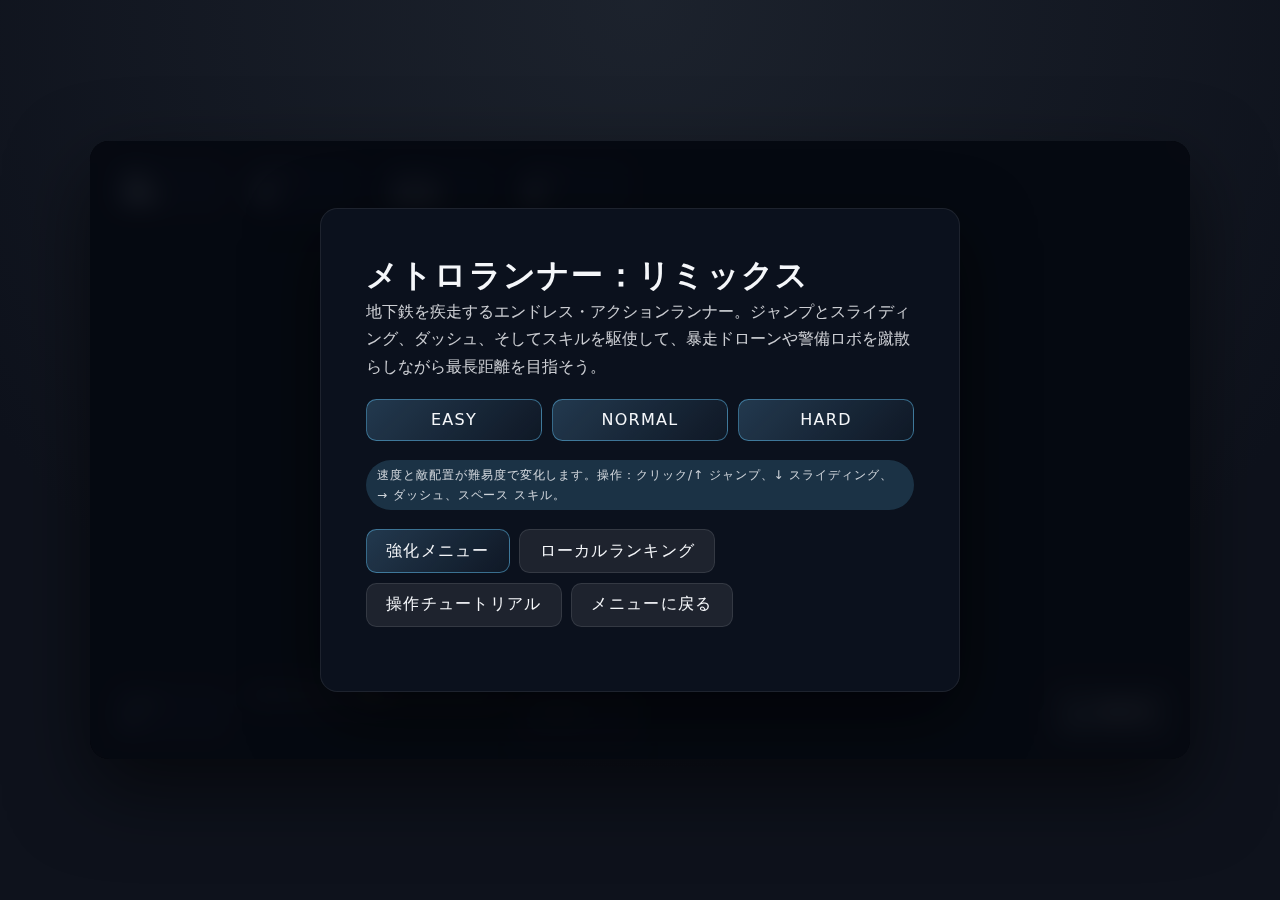
<file: metrorunner.html>
<!DOCTYPE html>
<html lang="ja">
<head>
  <meta charset="utf-8" />
  <meta name="viewport" content="width=device-width, initial-scale=1.0, maximum-scale=1.0, user-scalable=no" />
  <title>メトロランナー：リミックス</title>
  <style>
    :root {
      color-scheme: dark;
      font-family: 'Segoe UI', 'Hiragino Sans', system-ui, sans-serif;
      --bg: radial-gradient(circle at top, rgba(64,92,140,0.22), rgba(14,18,28,1) 70%);
      --panel: rgba(12,16,24,0.78);
      --panel-border: rgba(255,255,255,0.1);
      --accent: #6cf5ff;
      --accent-soft: rgba(102,204,255,0.18);
      --text: #f5f7fa;
      --safe-top: env(safe-area-inset-top, 0px);
      --safe-right: env(safe-area-inset-right, 0px);
      --safe-bottom: env(safe-area-inset-bottom, 0px);
      --safe-left: env(safe-area-inset-left, 0px);
      --page-padding: clamp(1rem, 3vw, 2rem);
    }
    * {
      box-sizing: border-box;
    }
    body {
      margin: 0;
      min-height: 100vh;
      min-height: 100dvh;
      background: var(--bg);
      color: var(--text);
      display: flex;
      align-items: center;
      justify-content: center;
      padding: var(--page-padding);
      padding-top: calc(var(--page-padding) + var(--safe-top));
      padding-bottom: calc(var(--page-padding) + var(--safe-bottom));
      padding-left: calc(var(--page-padding) + var(--safe-left));
      padding-right: calc(var(--page-padding) + var(--safe-right));
    }
    .app {
      position: relative;
      width: min(1100px, 100%);
      aspect-ratio: 16 / 9;
      background: rgba(6,10,18,0.9);
      border-radius: 1.2rem;
      box-shadow: 0 30px 80px rgba(0,0,0,0.55);
      overflow: hidden;
      display: flex;
      align-items: stretch;
      justify-content: stretch;
    }
    canvas {
      width: 100%;
      height: 100%;
      display: block;
      background: #05070c;
    }
    .hud {
      position: absolute;
      inset: 0;
      display: flex;
      flex-direction: column;
      justify-content: space-between;
      pointer-events: none;
      padding: 1.2rem;
      gap: 1rem;
    }
    .hud-row {
      display: flex;
      gap: 0.9rem;
      flex-wrap: wrap;
    }
    .hud-card {
      background: rgba(12,18,28,0.72);
      border: 1px solid rgba(255,255,255,0.07);
      border-radius: 0.75rem;
      padding: 0.55rem 0.9rem;
      min-width: 120px;
      pointer-events: auto;
      box-shadow: 0 12px 24px rgba(0,0,0,0.25);
    }
    .hud-card strong {
      display: block;
      font-size: 1.05rem;
      letter-spacing: 0.04em;
    }
    .hud-card span {
      display: block;
      font-size: 0.7rem;
      opacity: 0.7;
      letter-spacing: 0.06em;
    }
    .hud-right {
      margin-left: auto;
      display: flex;
      gap: 0.6rem;
      align-items: stretch;
    }
    .skill-bar {
      position: relative;
      width: clamp(180px, 22vw, 260px);
      height: 18px;
      border-radius: 999px;
      background: rgba(255,255,255,0.08);
      overflow: hidden;
      border: 1px solid rgba(255,255,255,0.12);
    }
    .skill-bar-fill {
      position: absolute;
      inset: 0;
      width: 0%;
      background: linear-gradient(90deg, rgba(92,200,255,0.95), rgba(180,80,255,0.9));
      transition: width 0.15s ease;
    }
    .skill-bar-label {
      position: absolute;
      inset: 0;
      display: flex;
      align-items: center;
      justify-content: center;
      font-size: 0.7rem;
      letter-spacing: 0.05em;
    }
    .hud-badges {
      display: flex;
      gap: 0.25rem;
      align-items: center;
    }
    .shield-dot {
      width: 14px;
      height: 14px;
      border-radius: 50%;
      border: 1px solid rgba(255,255,255,0.6);
      background: rgba(135,220,255,0.6);
      box-shadow: 0 0 6px rgba(110,200,255,0.6);
    }
    .shield-dot.empty {
      background: transparent;
      border-color: rgba(255,255,255,0.2);
      box-shadow: none;
      opacity: 0.4;
    }
    .overlay {
      position: absolute;
      inset: 0;
      display: grid;
      place-items: center;
      background: rgba(6,10,18,0.82);
      backdrop-filter: blur(12px);
      opacity: 0;
      pointer-events: none;
      transition: opacity 0.3s ease;
      padding: clamp(1.5rem, 4vw, 2.4rem);
      overflow-y: auto;
      -webkit-overflow-scrolling: touch;
    }
    .overlay.active {
      opacity: 1;
      pointer-events: auto;
    }
    .panel {
      width: min(640px, 100%);
      background: rgba(12,18,30,0.92);
      border-radius: 1.1rem;
      border: 1px solid rgba(255,255,255,0.08);
      padding: clamp(1.5rem, 4vw, 2.8rem);
      box-shadow: 0 25px 70px rgba(0,0,0,0.55);
      display: flex;
      flex-direction: column;
      gap: 1.2rem;
      max-height: min(100%, 90vh);
      overflow-y: auto;
      -webkit-overflow-scrolling: touch;
    }
    h1, h2, h3 {
      margin: 0;
      letter-spacing: 0.04em;
    }
    p {
      margin: 0;
      line-height: 1.7;
      color: rgba(245,247,250,0.82);
    }
    .button-row {
      display: flex;
      flex-wrap: wrap;
      gap: 0.6rem;
    }
    button {
      font: inherit;
      border-radius: 0.65rem;
      padding: 0.65rem 1.2rem;
      border: 1px solid rgba(102,204,255,0.45);
      background: linear-gradient(135deg, rgba(120,200,255,0.22), rgba(120,200,255,0.04));
      color: var(--text);
      letter-spacing: 0.08em;
      cursor: pointer;
      transition: transform 0.16s ease, background 0.2s ease, box-shadow 0.2s ease;
    }
    button:hover {
      background: linear-gradient(135deg, rgba(120,200,255,0.35), rgba(120,200,255,0.08));
      box-shadow: 0 12px 24px rgba(120,200,255,0.18);
    }
    button:active {
      transform: translateY(2px) scale(0.99);
    }
    button.subtle {
      background: rgba(255,255,255,0.08);
      border-color: rgba(255,255,255,0.1);
    }
    button.subtle:hover {
      background: rgba(255,255,255,0.12);
    }
    .mode-buttons button {
      flex: 1;
      min-width: 120px;
    }
    .difficulty-tag {
      display: inline-flex;
      align-items: center;
      gap: 0.35rem;
      font-size: 0.75rem;
      letter-spacing: 0.08em;
      padding: 0.3rem 0.7rem;
      background: rgba(102,204,255,0.18);
      border-radius: 999px;
    }
    .list {
      display: flex;
      flex-direction: column;
      gap: 0.75rem;
    }
    .list-item {
      background: rgba(14,20,32,0.8);
      border-radius: 0.8rem;
      border: 1px solid rgba(255,255,255,0.08);
      padding: 0.75rem 1rem;
      display: flex;
      justify-content: space-between;
      align-items: center;
      gap: 0.75rem;
    }
    .list-item strong {
      letter-spacing: 0.06em;
    }
    .list-item small {
      opacity: 0.65;
      letter-spacing: 0.08em;
    }
    .result-grid {
      display: grid;
      grid-template-columns: repeat(auto-fit, minmax(160px, 1fr));
      gap: 0.8rem;
    }
    .result-card {
      background: rgba(14,20,32,0.82);
      border-radius: 0.9rem;
      border: 1px solid rgba(255,255,255,0.1);
      padding: 0.8rem 1rem;
    }
    .result-card span {
      display: block;
      font-size: 0.7rem;
      opacity: 0.7;
      letter-spacing: 0.08em;
    }
    .result-card strong {
      display: block;
      font-size: 1.3rem;
      margin-top: 0.35rem;
      letter-spacing: 0.06em;
    }
    .upgrade-list {
      display: grid;
      grid-template-columns: repeat(auto-fit, minmax(240px, 1fr));
      gap: 0.9rem;
    }
    .upgrade-card {
      padding: 0.9rem 1rem;
      border-radius: 0.9rem;
      border: 1px solid rgba(255,255,255,0.08);
      background: rgba(14,22,34,0.88);
      display: flex;
      flex-direction: column;
      gap: 0.7rem;
    }
    .upgrade-card footer {
      display: flex;
      justify-content: space-between;
      align-items: center;
      gap: 0.6rem;
    }
    .upgrade-card footer button {
      flex: 1;
      font-size: 0.8rem;
      padding: 0.55rem 0.8rem;
    }
    .upgrade-card footer span {
      font-size: 0.8rem;
      opacity: 0.75;
      letter-spacing: 0.08em;
    }
    .toast {
      position: absolute;
      left: 50%;
      top: 12%;
      transform: translate(-50%, -20px);
      background: rgba(20,32,46,0.88);
      border-radius: 0.8rem;
      border: 1px solid rgba(120,200,255,0.4);
      padding: 0.6rem 1rem;
      box-shadow: 0 16px 38px rgba(0,0,0,0.35);
      opacity: 0;
      pointer-events: none;
      transition: opacity 0.3s ease, transform 0.3s ease;
      font-size: 0.85rem;
      letter-spacing: 0.08em;
    }
    .toast.show {
      opacity: 1;
      transform: translate(-50%, 0);
    }
    .badge-list {
      display: flex;
      flex-wrap: wrap;
      gap: 0.35rem;
    }
    .badge {
      padding: 0.2rem 0.55rem;
      border-radius: 999px;
      background: rgba(110,200,255,0.16);
      border: 1px solid rgba(110,200,255,0.3);
      font-size: 0.65rem;
      letter-spacing: 0.08em;
    }
    .muted {
      opacity: 0.55;
    }
    @media (max-width: 720px) {
      .panel {
        padding: 1.6rem 1.2rem;
        border-radius: 1rem;
      }
      .hud {
        padding: 0.9rem;
      }
      .hud-card {
        min-width: 100px;
        padding: 0.45rem 0.7rem;
      }
      button {
        flex: 1;
      }
    }
    @supports (height: 100dvh) {
      .panel {
        max-height: min(100%, 90dvh);
      }
    }
  </style>
</head>
<body>
  <div class="app">
    <canvas id="gameCanvas" width="1280" height="720" aria-label="ゲーム画面"></canvas>
    <div class="hud" aria-hidden="true">
      <div class="hud-row">
        <div class="hud-card">
          <span>距離</span>
          <strong id="hudDistance">0m</strong>
        </div>
        <div class="hud-card">
          <span>スコア</span>
          <strong id="hudScore">0</strong>
        </div>
        <div class="hud-card">
          <span>コンボ</span>
          <strong id="hudCombo">x1.0</strong>
        </div>
        <div class="hud-card">
          <span>コイン</span>
          <strong id="hudCoins">0</strong>
        </div>
      </div>
      <div class="hud-row">
        <div class="hud-card">
          <span>スキル</span>
          <strong id="hudSkillName">--</strong>
        </div>
        <div class="skill-bar" role="progressbar" aria-valuemin="0" aria-valuemax="100" aria-valuenow="0">
          <div class="skill-bar-fill" id="hudSkillFill"></div>
          <div class="skill-bar-label" id="hudSkillLabel">0%</div>
        </div>
        <div class="hud-card hud-badges">
          <span>シールド</span>
          <div class="hud-badges" id="hudShield"></div>
        </div>
        <div class="hud-right">
          <button id="btnMute" class="subtle" type="button">🔈 MUTE</button>
        </div>
      </div>
    </div>

    <section id="titleScreen" class="overlay active" aria-live="polite">
      <div class="panel">
        <div>
          <h1>メトロランナー：リミックス</h1>
          <p>地下鉄を疾走するエンドレス・アクションランナー。ジャンプとスライディング、ダッシュ、そしてスキルを駆使して、暴走ドローンや警備ロボを蹴散らしながら最長距離を目指そう。</p>
        </div>
        <div class="mode-buttons button-row">
          <button type="button" data-start="easy">EASY</button>
          <button type="button" data-start="normal">NORMAL</button>
          <button type="button" data-start="hard">HARD</button>
        </div>
        <div>
          <p class="difficulty-tag">速度と敵配置が難易度で変化します。操作：クリック/↑ ジャンプ、↓ スライディング、→ ダッシュ、スペース スキル。</p>
        </div>
        <div class="button-row">
          <button id="btnUpgrade" type="button">強化メニュー</button>
          <button id="btnShowRanking" type="button" class="subtle">ローカルランキング</button>
          <button id="btnTutorial" type="button" class="subtle">操作チュートリアル</button>
          <button id="btnBackMenu" type="button" class="subtle">メニューに戻る</button>
        </div>
        <div id="titleStats" class="list"></div>
      </div>
    </section>

    <section id="resultScreen" class="overlay" aria-live="polite">
      <div class="panel">
        <div>
          <h2>リザルト</h2>
          <p id="resultMessage">お疲れさまでした！</p>
        </div>
        <div class="result-grid">
          <div class="result-card">
            <span>走行距離</span>
            <strong id="resultDistance">0m</strong>
          </div>
          <div class="result-card">
            <span>最終スコア</span>
            <strong id="resultScore">0</strong>
          </div>
          <div class="result-card">
            <span>撃破数</span>
            <strong id="resultKills">0</strong>
          </div>
          <div class="result-card">
            <span>最大コンボ</span>
            <strong id="resultCombo">x1.0</strong>
          </div>
          <div class="result-card">
            <span>取得コイン</span>
            <strong id="resultCoins">0</strong>
          </div>
          <div class="result-card">
            <span>ベストスコア</span>
            <strong id="resultBest">0</strong>
          </div>
        </div>
        <div>
          <h3>入手実績</h3>
          <div id="resultAchievements" class="badge-list"></div>
        </div>
        <div class="button-row">
          <button id="btnRetry" type="button">リトライ</button>
          <button id="btnResultUpgrade" type="button" class="subtle">強化</button>
          <button id="btnResultTitle" type="button" class="subtle">タイトルへ</button>
        </div>
      </div>
    </section>

    <section id="upgradeScreen" class="overlay" aria-live="polite">
      <div class="panel">
        <div>
          <h2>強化メニュー</h2>
          <p>集めたコインでランナーを強化しよう。新スキルの解放や性能アップで距離を伸ばせます。</p>
        </div>
        <div class="list-item">
          <strong>所持コイン</strong>
          <small id="upgradeCoins">0</small>
        </div>
        <div id="upgradeList" class="upgrade-list"></div>
        <div class="button-row">
          <button id="btnUpgradeClose" type="button" class="subtle">閉じる</button>
        </div>
      </div>
    </section>

    <div id="tutorialScreen" class="overlay" aria-live="polite">
      <div class="panel">
        <h2>操作チュートリアル</h2>
        <div class="list">
          <div class="list-item">
            <div>
              <strong>ジャンプ</strong>
              <p>クリック / タップ / ↑キー。押し続けるほど高さが伸びます。</p>
            </div>
          </div>
          <div class="list-item">
            <div>
              <strong>スライディング</strong>
              <p>↓キーまたは下方向フリック。低い障害物をかわしつつスピードを維持。</p>
            </div>
          </div>
          <div class="list-item">
            <div>
              <strong>ダッシュ</strong>
              <p>→キーまたは右フリックで短距離加速。敵を弾き飛ばしてコンボ倍率を高めよう。</p>
            </div>
          </div>
          <div class="list-item">
            <div>
              <strong>スキル</strong>
              <p>スペースキー。スキルゲージが満タンで発動。スキルオーブで新しい能力を習得できます。</p>
            </div>
          </div>
        </div>
        <div class="button-row">
          <button id="btnTutorialClose" type="button" class="subtle">閉じる</button>
        </div>
      </div>
    </div>

    <div id="rankingScreen" class="overlay" aria-live="polite">
      <div class="panel">
        <h2>ローカルランキング</h2>
        <div id="rankingList" class="list"></div>
        <div class="button-row">
          <button id="btnRankingClose" type="button" class="subtle">閉じる</button>
        </div>
      </div>
    </div>

    <div id="toast" class="toast" role="status" aria-live="polite"></div>
  </div>

  <script>
  (() => {
    const canvas = document.getElementById('gameCanvas');
    const ctx = canvas.getContext('2d');

    const hudDistance = document.getElementById('hudDistance');
    const hudScore = document.getElementById('hudScore');
    const hudCombo = document.getElementById('hudCombo');
    const hudCoins = document.getElementById('hudCoins');
    const hudSkillName = document.getElementById('hudSkillName');
    const hudSkillFill = document.getElementById('hudSkillFill');
    const hudSkillLabel = document.getElementById('hudSkillLabel');
    const hudShield = document.getElementById('hudShield');
    const btnMute = document.getElementById('btnMute');

    const titleScreen = document.getElementById('titleScreen');
    const resultScreen = document.getElementById('resultScreen');
    const upgradeScreen = document.getElementById('upgradeScreen');
    const tutorialScreen = document.getElementById('tutorialScreen');
    const rankingScreen = document.getElementById('rankingScreen');

    const resultDistance = document.getElementById('resultDistance');
    const resultScore = document.getElementById('resultScore');
    const resultKills = document.getElementById('resultKills');
    const resultCombo = document.getElementById('resultCombo');
    const resultCoins = document.getElementById('resultCoins');
    const resultBest = document.getElementById('resultBest');
    const resultAchievements = document.getElementById('resultAchievements');
    const resultMessage = document.getElementById('resultMessage');

    const titleStats = document.getElementById('titleStats');
    const rankingList = document.getElementById('rankingList');

    const upgradeCoins = document.getElementById('upgradeCoins');
    const upgradeList = document.getElementById('upgradeList');

    const toast = document.getElementById('toast');

    const profileKey = 'metroRunnerProfile_v1';
    const defaultProfile = {
      bestScore: 0,
      coins: 0,
      upgrades: { speed: 0, jump: 0, dash: 0, skill: 0 },
      achievements: {},
      ranking: []
    };

    let profile = loadProfile();

    const BASE_WIDTH = 1280;
    const BASE_HEIGHT = 720;

    const difficultySettings = {
      easy: {
        key: 'easy',
        name: 'EASY',
        baseSpeed: 540,
        speedCap: 820,
        acceleration: 26,
        spawnInterval: 1.2,
        enemyBias: 0.35,
        description: '速度ゆっくり。障害物が少なめ。'
      },
      normal: {
        key: 'normal',
        name: 'NORMAL',
        baseSpeed: 620,
        speedCap: 980,
        acceleration: 34,
        spawnInterval: 1.0,
        enemyBias: 0.5,
        description: '標準的なスピード。敵・罠のバランス良し。'
      },
      hard: {
        key: 'hard',
        name: 'HARD',
        baseSpeed: 720,
        speedCap: 1140,
        acceleration: 45,
        spawnInterval: 0.85,
        enemyBias: 0.64,
        description: '高速で開幕。敵もトラップも手強い。'
      }
    };

    const stageThemes = [
      {
        name: '夜のホーム',
        gradient: ['#05070c', '#0b1020'],
        railColor: '#1c2537',
        neon: ['#6cf', '#9ff', '#ff8ed6'],
        detail: '遠くの電光掲示板が流れる。'
      },
      {
        name: '地下トンネル',
        gradient: ['#04060c', '#11131d'],
        railColor: '#1c202c',
        neon: ['#ffbf66', '#70f6ff', '#bba7ff'],
        detail: '天井を照らす保守灯と火花。'
      },
      {
        name: '車両内部',
        gradient: ['#0b111d', '#182034'],
        railColor: '#1f293c',
        neon: ['#ff66a8', '#6cffac', '#ffd866'],
        detail: '広告パネルと車内ディスプレイが連続する。'
      },
      {
        name: '保線区画',
        gradient: ['#05060d', '#10141f'],
        railColor: '#20293a',
        neon: ['#ff825c', '#66ddff', '#8c9cff'],
        detail: '補修用ロボットと配電盤が並ぶ。'
      }
    ];

    const UPGRADE_DEFS = [
      {
        key: 'speed',
        name: 'スプリントブースト',
        desc: '最高速度と加速が向上。',
        max: 6,
        cost: level => 120 + level * 140,
        detail: level => `最高速度+${(level + 1) * 4}%`
      },
      {
        key: 'jump',
        name: 'エアロシューズ',
        desc: 'ジャンプ高度と空中制御力がアップ。',
        max: 5,
        cost: level => 140 + level * 160,
        detail: level => `ジャンプ力+${(level + 1) * 6}%`
      },
      {
        key: 'dash',
        name: 'タクティカルダッシュ',
        desc: 'ダッシュ持続が延び、硬直が短縮。',
        max: 6,
        cost: level => 160 + level * 170,
        detail: level => `硬直- ${(level + 1) * 6}%`
      },
      {
        key: 'skill',
        name: 'ARスキルチップ',
        desc: 'スキルゲージ上昇率アップ。新スキル解放。',
        max: 5,
        cost: level => 200 + level * 220,
        detail: level => `ゲージ効率+${(level + 1) * 10}%`
      }
    ];

    const SKILL_POOL = {
      base: ['shockwave'],
      advanced: ['doubleJump', 'grapple'],
      expert: ['timeWarp']
    };

    const ACHIEVEMENTS = [
      { id: 'dist500', name: '初地下鉄突破', condition: run => run.distance >= 500, description: '距離500m到達' },
      { id: 'dist1500', name: '路線マスター', condition: run => run.distance >= 1500, description: '距離1500m到達' },
      { id: 'kills20', name: 'ドローンハンター', condition: run => run.kills >= 20, description: '敵を20体撃破' },
      { id: 'comboMax', name: 'コンボスパーク', condition: run => run.maxCombo >= 2.5, description: 'コンボ倍率x2.5以上を達成' },
      { id: 'coins80', name: 'メトロ投資家', condition: run => run.coins >= 80, description: 'コインを80枚集める' },
      { id: 'hardClear', name: 'ハードシフター', condition: run => run.difficulty === 'hard' && run.distance >= 800, description: 'HARDで800m到達' }
    ];

    const state = {
      phase: 'title',
      difficulty: difficultySettings.normal,
      running: false,
      distance: 0,
      score: 0,
      combo: 1,
      dashChain: 0,
      comboTimer: 0,
      maxCombo: 1,
      coins: 0,
      kills: 0,
      itemScore: 0,
      killScore: 0,
      time: 0,
      stageIndex: 0,
      stageTimer: 0,
      stageName: stageThemes[0].name,
      nextStage: 500,
      themeLerp: 0,
      lastHit: 0,
      result: null,
      achievements: []
    };

    const player = {
      x: BASE_WIDTH * 0.24,
      y: BASE_HEIGHT * 0.62,
      width: 60,
      height: 96,
      vy: 0,
      onGround: true,
      jumping: false,
      jumpHold: 0,
      jumpMaxHold: 0.26,
      doubleJumpReady: false,
      sliding: false,
      slideTimer: 0,
      dashTimer: 0,
      dashCooldown: 0,
      dashLock: 0,
      invincible: 0,
      shield: 0,
      skill: null,
      skillCharge: 0,
      skillCap: 100,
      skillReady: false,
      speedBoost: 0,
      energyTimer: 0,
      animation: 0
    };

    const world = {
      gravity: 2100,
      speed: difficultySettings.normal.baseSpeed,
      targetSpeed: difficultySettings.normal.baseSpeed,
      speedCap: difficultySettings.normal.speedCap,
      speedEase: 0,
      spawnTimer: 0,
      coinTimer: 2.4,
      itemTimer: 4,
      enemyTimer: 0,
      slowmo: 0,
      shake: 0
    };

    const camera = {
      offsetX: 0,
      offsetY: 0
    };

    const arrays = {
      obstacles: [],
      enemies: [],
      items: [],
      particles: [],
      background: [],
      trains: []
    };

    let lastTimestamp = 0;

    const keys = new Set();
    const pointer = { active: false, startX: 0, startY: 0, startTime: 0 };

    const AUDIO = createAudioSystem();
    const cloneProfile = obj => (typeof structuredClone === 'function') ? structuredClone(obj) : JSON.parse(JSON.stringify(obj));

    function loadProfile() {
      try {
        const raw = localStorage.getItem(profileKey);
        if (!raw) return cloneProfile(defaultProfile);
        const parsed = JSON.parse(raw);
        const base = cloneProfile(defaultProfile);
        return {
          ...base,
          ...parsed,
          upgrades: { ...base.upgrades, ...(parsed.upgrades || {}) },
          achievements: { ...parsed.achievements },
          ranking: Array.isArray(parsed.ranking) ? parsed.ranking : []
        };
      } catch (err) {
        console.warn('Failed to load profile', err);
        return cloneProfile(defaultProfile);
      }
    }

    function saveProfile() {
      try {
        localStorage.setItem(profileKey, JSON.stringify(profile));
      } catch (err) {
        console.warn('Failed to save profile', err);
      }
    }

    function showOverlay(el) {
      for (const overlay of [titleScreen, resultScreen, upgradeScreen, tutorialScreen, rankingScreen]) {
        overlay.classList.remove('active');
      }
      if (el) {
        el.classList.add('active');
      }
    }

    function formatMeters(value) {
      return `${Math.floor(value).toLocaleString()}m`;
    }

    function updateHUD() {
      hudDistance.textContent = formatMeters(state.distance);
      hudScore.textContent = Math.floor(state.score).toLocaleString();
      hudCombo.textContent = `x${state.combo.toFixed(1)}`;
      hudCoins.textContent = state.coins;
      hudSkillName.textContent = player.skill ? skillName(player.skill) : '--';
      const charge = Math.min(100, Math.floor(player.skillCharge));
      hudSkillFill.style.width = `${charge}%`;
      hudSkillLabel.textContent = `${charge}%`;
      hudSkillFill.parentElement.setAttribute('aria-valuenow', `${charge}`);
      hudShield.innerHTML = '';
      const shields = Math.max(0, Math.min(3, player.shield));
      for (let i = 0; i < 3; i++) {
        const dot = document.createElement('div');
        dot.className = 'shield-dot' + (i < shields ? '' : ' empty');
        hudShield.appendChild(dot);
      }
      btnMute.textContent = AUDIO.muted ? '🔇 MUTED' : '🔈 MUTE';
      btnMute.classList.toggle('muted', AUDIO.muted);
    }

    function rebuildTitleStats() {
      titleStats.innerHTML = '';
      const best = document.createElement('div');
      best.className = 'list-item';
      best.innerHTML = `<strong>ベストスコア</strong><small>${profile.bestScore.toLocaleString()}</small>`;
      titleStats.appendChild(best);
      const coins = document.createElement('div');
      coins.className = 'list-item';
      coins.innerHTML = `<strong>所持コイン</strong><small>${profile.coins}</small>`;
      titleStats.appendChild(coins);
      const upgrades = document.createElement('div');
      upgrades.className = 'list-item';
      upgrades.innerHTML = `<strong>アップグレード</strong><small>速度Lv${profile.upgrades.speed} / ジャンプLv${profile.upgrades.jump} / ダッシュLv${profile.upgrades.dash} / スキルLv${profile.upgrades.skill}</small>`;
      titleStats.appendChild(upgrades);
    }

    function rebuildRanking() {
      rankingList.innerHTML = '';
      if (!profile.ranking.length) {
        const empty = document.createElement('p');
        empty.textContent = 'まだスコアが登録されていません。走って記録を残しましょう！';
        rankingList.appendChild(empty);
        return;
      }
      const list = profile.ranking.slice(0, 10);
      list.forEach((entry, index) => {
        const item = document.createElement('div');
        item.className = 'list-item';
        const left = document.createElement('div');
        left.innerHTML = `<strong>#${index + 1} ${entry.score.toLocaleString()}</strong><p style="margin:0;font-size:0.75rem;opacity:0.7;">${entry.distance.toLocaleString()}m / ${entry.kills}撃破 / ${entry.difficulty.toUpperCase()}</p>`;
        const right = document.createElement('small');
        right.textContent = entry.date;
        item.append(left, right);
        rankingList.appendChild(item);
      });
    }

    function rebuildUpgrades() {
      upgradeCoins.textContent = profile.coins.toLocaleString();
      upgradeList.innerHTML = '';
      UPGRADE_DEFS.forEach(def => {
        const level = profile.upgrades[def.key] || 0;
        const card = document.createElement('div');
        card.className = 'upgrade-card';
        const title = document.createElement('div');
        title.innerHTML = `<strong>${def.name}</strong><p>${def.desc}</p>`;
        const info = document.createElement('div');
        info.innerHTML = `<small>Lv ${level}/${def.max} ｜ ${level < def.max ? def.detail(level) : '最大強化済み'}</small>`;
        const footer = document.createElement('footer');
        const cost = def.cost(level);
        const costLabel = document.createElement('span');
        costLabel.textContent = level >= def.max ? 'MAX' : `${cost} コイン`;
        const btn = document.createElement('button');
        btn.type = 'button';
        btn.textContent = level >= def.max ? '強化完了' : '強化する';
        btn.disabled = level >= def.max || profile.coins < cost;
        btn.addEventListener('click', () => {
          if (profile.coins < cost) {
            showToast('コインが足りません');
            return;
          }
          profile.coins -= cost;
          profile.upgrades[def.key] = Math.min(def.max, level + 1);
          saveProfile();
          showToast(`${def.name} を強化しました`);
          rebuildUpgrades();
          rebuildTitleStats();
        });
        footer.append(costLabel, btn);
        card.append(title, info, footer);
        upgradeList.appendChild(card);
      });
    }

    function skillName(key) {
      switch (key) {
        case 'shockwave':
          return 'ショックウェーブ';
        case 'doubleJump':
          return '二段ジャンプ';
        case 'grapple':
          return 'グラップルフック';
        case 'timeWarp':
          return 'クロノドライブ';
        default:
          return '--';
      }
    }

    function skillDescription(key) {
      switch (key) {
        case 'shockwave':
          return '周囲の敵とトラップを弾き飛ばす衝撃波。コンボを継続。';
        case 'doubleJump':
          return '一定時間、空中でもう一度ジャンプ可能。';
        case 'grapple':
          return '先の足場にフックを射出し、一気に加速＆高度を得る。';
        case 'timeWarp':
          return '短時間スローモーション化。全行動の余裕が生まれる。';
        default:
          return '';
      }
    }

    function showToast(message) {
      toast.textContent = message;
      toast.classList.add('show');
      setTimeout(() => toast.classList.remove('show'), 1800);
    }

    function randomRange(min, max) {
      return Math.random() * (max - min) + min;
    }

    function clamp(value, min, max) {
      return Math.max(min, Math.min(max, value));
    }

    function resetRun(difficulty) {
      state.phase = 'running';
      state.difficulty = difficulty;
      state.distance = 0;
      state.score = 0;
      state.combo = 1;
      state.dashChain = 0;
      state.comboTimer = 0;
      state.maxCombo = 1;
      state.coins = 0;
      state.kills = 0;
      state.itemScore = 0;
      state.killScore = 0;
      state.time = 0;
      state.stageIndex = 0;
      state.stageName = stageThemes[0].name;
      state.nextStage = 450;
      state.themeLerp = 0;
      state.achievements = [];
      state.result = null;

      arrays.obstacles.length = 0;
      arrays.enemies.length = 0;
      arrays.items.length = 0;
      arrays.particles.length = 0;
      arrays.background.length = 0;
      arrays.trains.length = 0;

      player.y = BASE_HEIGHT * 0.62;
      player.vy = 0;
      player.onGround = true;
      player.jumping = false;
      player.jumpHold = 0;
      player.jumpMaxHold = 0.26 + profile.upgrades.jump * 0.02;
      player.doubleJumpReady = false;
      player.sliding = false;
      player.slideTimer = 0;
      player.dashTimer = 0;
      player.dashCooldown = 0;
      player.dashLock = 0;
      player.invincible = 0;
      player.shield = Math.min(player.shield, 3);
      player.skillCharge = 0;
      player.skillReady = false;
      player.energyTimer = 0;
      player.animation = 0;
      player.height = 96;

      world.speed = difficulty.baseSpeed * (1 + profile.upgrades.speed * 0.04);
      world.targetSpeed = world.speed;
      world.speedCap = difficulty.speedCap * (1 + profile.upgrades.speed * 0.05);
      world.spawnTimer = difficulty.spawnInterval;
      world.coinTimer = 1.8;
      world.itemTimer = 3.2;
      world.enemyTimer = 1.5;
      world.slowmo = 0;
      world.shake = 0;

      AUDIO.startBgm();
      updateHUD();
    }

    function endRun(reason) {
      state.phase = 'result';
      state.result = {
        reason,
        distance: Math.floor(state.distance),
        score: Math.floor(state.score),
        kills: state.kills,
        coins: state.coins,
        maxCombo: state.maxCombo,
        difficulty: state.difficulty.key
      };
      AUDIO.stopBgm();
      showOverlay(resultScreen);
      populateResult();
      rebuildTitleStats();
    }

    function populateResult() {
      if (!state.result) return;
      const res = state.result;
      const isBest = res.score > profile.bestScore;
      resultDistance.textContent = `${res.distance.toLocaleString()}m`;
      resultScore.textContent = res.score.toLocaleString();
      resultKills.textContent = res.kills.toString();
      resultCombo.textContent = `x${state.maxCombo.toFixed(1)}`;
      resultCoins.textContent = res.coins.toString();
      if (isBest) {
        profile.bestScore = res.score;
        resultMessage.textContent = 'ベストスコア更新！地下鉄の英雄だ！';
      } else {
        resultMessage.textContent = '次のランでさらに遠くへ。';
      }
      profile.coins += res.coins;
      resultBest.textContent = profile.bestScore.toLocaleString();

      const runStats = {
        distance: res.distance,
        score: res.score,
        kills: res.kills,
        coins: res.coins,
        maxCombo: state.maxCombo,
        difficulty: res.difficulty
      };

      const achieved = [];
      ACHIEVEMENTS.forEach(def => {
        if (!profile.achievements[def.id] && def.condition(runStats)) {
          profile.achievements[def.id] = true;
          achieved.push(def);
        }
      });
      state.achievements = achieved;
      resultAchievements.innerHTML = '';
      if (achieved.length) {
        achieved.forEach(a => {
          const badge = document.createElement('span');
          badge.className = 'badge';
          badge.textContent = `${a.name}`;
          resultAchievements.appendChild(badge);
        });
      } else {
        const none = document.createElement('p');
        none.textContent = '今回新しく解除された実績はありません。';
        resultAchievements.appendChild(none);
      }

      profile.ranking.push({
        score: res.score,
        distance: res.distance,
        kills: res.kills,
        difficulty: res.difficulty,
        date: new Date().toLocaleDateString()
      });
      profile.ranking.sort((a, b) => b.score - a.score);
      if (profile.ranking.length > 20) profile.ranking.length = 20;

      saveProfile();
      rebuildRanking();
    }

    function skillPoolForLevel(level) {
      if (level >= 4) {
        return [...SKILL_POOL.base, ...SKILL_POOL.advanced, ...SKILL_POOL.expert];
      }
      if (level >= 2) {
        return [...SKILL_POOL.base, ...SKILL_POOL.advanced];
      }
      return [...SKILL_POOL.base];
    }

    function rollSkill() {
      const pool = skillPoolForLevel(profile.upgrades.skill || 0);
      if (!pool.length) return 'shockwave';
      const index = Math.floor(Math.random() * pool.length);
      return pool[index];
    }

    function addSkillCharge(amount) {
      const efficiency = 1 + (profile.upgrades.skill || 0) * 0.1;
      player.skillCharge = clamp(player.skillCharge + amount * efficiency, 0, 100);
      if (player.skillCharge >= 100) {
        player.skillCharge = 100;
        player.skillReady = true;
      }
    }

    function spendSkillCharge() {
      player.skillCharge = 0;
      player.skillReady = false;
    }

    function triggerSkill() {
      if (!player.skill || !player.skillReady) return;
      const key = player.skill;
      spendSkillCharge();
      switch (key) {
        case 'shockwave':
          AUDIO.play('shockwave');
          world.slowmo = 0.45;
          world.shake = Math.max(world.shake, 12);
          createShockwave();
          break;
        case 'doubleJump':
          AUDIO.play('buff');
          player.doubleJumpReady = true;
          player.jumpMaxHold = 0.32 + profile.upgrades.jump * 0.02;
          setTimeout(() => {
            player.doubleJumpReady = false;
            player.jumpMaxHold = 0.26 + profile.upgrades.jump * 0.02;
          }, 6000);
          break;
        case 'grapple':
          AUDIO.play('grapple');
          player.vy = -900;
          player.onGround = false;
          player.y -= 8;
          world.shake = Math.max(world.shake, 6);
          spawnParticles(player.x + player.width, player.y + player.height / 2, 14, '#8ff');
          break;
        case 'timeWarp':
          AUDIO.play('slow');
          world.slowmo = 0.65;
          break;
        default:
          break;
      }
      updateHUD();
    }

    function createShockwave() {
      arrays.enemies.forEach(enemy => {
        if (!enemy.active) return;
        const dx = (enemy.x + enemy.width / 2) - (player.x + player.width / 2);
        const dy = (enemy.y + enemy.height / 2) - (player.y + player.height / 2);
        const dist = Math.sqrt(dx * dx + dy * dy);
        if (dist < 250) {
          defeatEnemy(enemy, true);
        }
      });
      arrays.obstacles.forEach(ob => {
        if (!ob.active) return;
        const dx = (ob.x + ob.width / 2) - (player.x + player.width / 2);
        if (Math.abs(dx) < 220) {
          ob.active = false;
          spawnParticles(ob.x, ob.y, 12, '#f8f88a');
        }
      });
    }

    function spawnParticles(x, y, count, color) {
      for (let i = 0; i < count; i++) {
        arrays.particles.push({
          x: x + randomRange(-20, 20),
          y: y + randomRange(-20, 20),
          vx: randomRange(-160, 160),
          vy: randomRange(-240, 60),
          life: randomRange(0.35, 0.7),
          color,
          size: randomRange(3, 6)
        });
      }
    }

    function spawnBackgroundElement(theme) {
      const type = Math.random();
      if (type < 0.5) {
        arrays.background.push({
          type: 'light',
          x: BASE_WIDTH + randomRange(0, 300),
          y: randomRange(BASE_HEIGHT * 0.25, BASE_HEIGHT * 0.55),
          width: randomRange(40, 110),
          height: randomRange(16, 28),
          color: theme.neon[Math.floor(Math.random() * theme.neon.length)],
          speed: randomRange(0.35, 0.6)
        });
      } else {
        arrays.background.push({
          type: 'sign',
          x: BASE_WIDTH + randomRange(0, 320),
          y: randomRange(BASE_HEIGHT * 0.2, BASE_HEIGHT * 0.48),
          width: randomRange(100, 200),
          height: randomRange(32, 56),
          color: theme.neon[Math.floor(Math.random() * theme.neon.length)],
          speed: randomRange(0.4, 0.7)
        });
      }
    }

    function spawnTrain(theme) {
      arrays.trains.push({
        x: BASE_WIDTH + 200,
        y: BASE_HEIGHT * randomRange(0.18, 0.32),
        width: randomRange(320, 520),
        height: randomRange(90, 110),
        color: theme.neon[Math.floor(Math.random() * theme.neon.length)],
        speed: randomRange(400, 520)
      });
    }

    function spawnObstacle() {
      const typeRoll = Math.random();
      if (typeRoll < 0.45) {
        arrays.obstacles.push({
          type: 'barrier',
          x: BASE_WIDTH + randomRange(0, 120),
          y: BASE_HEIGHT * 0.66,
          width: randomRange(46, 66),
          height: randomRange(70, 110),
          active: true
        });
      } else if (typeRoll < 0.75) {
        arrays.obstacles.push({
          type: 'low',
          x: BASE_WIDTH + randomRange(0, 160),
          y: BASE_HEIGHT * 0.68,
          width: randomRange(80, 140),
          height: randomRange(36, 48),
          active: true
        });
      } else {
        arrays.enemies.push({
          type: 'drone',
          x: BASE_WIDTH + randomRange(0, 140),
          y: BASE_HEIGHT * randomRange(0.45, 0.58),
          width: 60,
          height: 48,
          vx: 0,
          active: true,
          hp: 1
        });
      }
    }

    function spawnEnemy() {
      const type = Math.random();
      if (type < 0.5) {
        arrays.enemies.push({
          type: 'robot',
          x: BASE_WIDTH + randomRange(0, 160),
          y: BASE_HEIGHT * 0.66,
          width: 70,
          height: 92,
          vx: randomRange(-30, 0),
          active: true,
          hp: 1
        });
      } else {
        arrays.enemies.push({
          type: 'drone',
          x: BASE_WIDTH + randomRange(0, 180),
          y: BASE_HEIGHT * randomRange(0.38, 0.6),
          width: 64,
          height: 50,
          vx: randomRange(-20, 0),
          active: true,
          hp: 1
        });
      }
    }

    function spawnItem() {
      const roll = Math.random();
      if (roll < 0.6) {
        spawnCoinWave();
      } else if (roll < 0.75) {
        arrays.items.push({ type: 'energy', x: BASE_WIDTH + 120, y: BASE_HEIGHT * randomRange(0.48, 0.6), width: 36, height: 36, active: true });
      } else if (roll < 0.9) {
        arrays.items.push({ type: 'shield', x: BASE_WIDTH + 120, y: BASE_HEIGHT * randomRange(0.5, 0.65), width: 38, height: 38, active: true });
      } else {
        arrays.items.push({ type: 'skill', x: BASE_WIDTH + 140, y: BASE_HEIGHT * randomRange(0.4, 0.58), width: 42, height: 42, active: true });
      }
    }

    function spawnCoinWave() {
      const count = 4 + Math.floor(Math.random() * 4);
      const baseX = BASE_WIDTH + randomRange(120, 260);
      const baseY = BASE_HEIGHT * randomRange(0.35, 0.6);
      for (let i = 0; i < count; i++) {
        arrays.items.push({
          type: 'coin',
          x: baseX + i * 42,
          y: baseY - Math.sin(i / count * Math.PI) * 50,
          width: 28,
          height: 28,
          active: true
        });
      }
    }

    function updateGame(delta) {
      const dt = delta * (world.slowmo > 0 ? world.slowmo : 1);
      world.slowmo = Math.max(0, world.slowmo - delta * 0.4);
      state.time += dt;

      const difficulty = state.difficulty;
      const accelBonus = 1 + profile.upgrades.speed * 0.08;
      world.targetSpeed = Math.min(world.targetSpeed + difficulty.acceleration * accelBonus * dt, world.speedCap);
      world.speed += (world.targetSpeed - world.speed) * Math.min(1, dt * 1.8);
      if (player.energyTimer > 0) {
        player.energyTimer -= dt;
        world.speed = Math.min(world.speed + 220 * dt, world.speedCap * 1.15);
      }

      state.distance += world.speed * dt * 0.1;
      state.score = state.distance * 10 + state.itemScore + state.killScore;

      if (state.distance >= state.nextStage) {
        state.stageIndex = (state.stageIndex + 1) % stageThemes.length;
        state.stageName = stageThemes[state.stageIndex].name;
        spawnTrain(stageThemes[state.stageIndex]);
        state.nextStage += randomRange(480, 720);
        state.themeLerp = 1;
      }
      state.themeLerp = Math.max(0, state.themeLerp - dt * 0.4);

      player.invincible = Math.max(0, player.invincible - dt);
      player.dashTimer = Math.max(0, player.dashTimer - dt);
      player.dashCooldown = Math.max(0, player.dashCooldown - dt);
      player.dashLock = Math.max(0, player.dashLock - dt);
      player.slideTimer = Math.max(0, player.slideTimer - dt);
      if (player.slideTimer <= 0 && player.sliding) {
        player.sliding = false;
      }

      if (keys.has('ArrowUp') || keys.has('Space') || keys.has('PointerJump')) {
        requestJump(dt);
      } else {
        player.jumping = false;
      }

      if (keys.has('ArrowDown') || keys.has('PointerDown')) {
        startSlide();
      }

      if (keys.has('ArrowRight') || keys.has('PointerDash')) {
        tryDash();
        keys.delete('ArrowRight');
        keys.delete('PointerDash');
      }

      if (keys.has('SpaceSkill')) {
        triggerSkill();
        keys.delete('SpaceSkill');
      }

      applyPhysics(dt);
      updateEntities(dt);
      handleCollisions();
      updateHUD();
      AUDIO.update(world.speed);
    }

    function requestJump(dt) {
      if (player.onGround && !player.sliding) {
        if (!player.jumping) {
          player.jumping = true;
          player.jumpHold = 0;
          player.onGround = false;
          player.vy = -860 - profile.upgrades.jump * 40;
          AUDIO.play('jump');
        }
      } else if (!player.onGround && player.doubleJumpReady && !player.jumping && player.vy > -200) {
        player.jumping = true;
        player.jumpHold = 0;
        player.doubleJumpReady = false;
        player.vy = -880 - profile.upgrades.jump * 40;
        spawnParticles(player.x, player.y + player.height / 2, 14, '#9ff');
        AUDIO.play('jump');
      }
      if (player.jumping) {
        player.jumpHold += dt;
        if (player.jumpHold < player.jumpMaxHold) {
          player.vy -= 2200 * dt;
        }
      }
    }

    function startSlide() {
      if (!player.onGround || player.sliding) return;
      player.sliding = true;
      player.slideTimer = 0.55 - profile.upgrades.dash * 0.03;
      player.height = 64;
      setTimeout(() => {
        player.height = 96;
      }, (player.slideTimer * 1000) | 0);
      AUDIO.play('slide');
    }

    function tryDash() {
      if (player.dashCooldown > 0 || player.dashTimer > 0) return;
      player.dashTimer = 0.3 + profile.upgrades.dash * 0.03;
      player.dashCooldown = 1.1 - profile.upgrades.dash * 0.08;
      player.dashLock = 0.25;
      world.shake = Math.max(world.shake, 5);
      spawnParticles(player.x + player.width, player.y + player.height / 2, 12, '#6cf');
      AUDIO.play('dash');
    }

    function applyPhysics(dt) {
      player.animation += dt * (world.speed / 300);
      if (!player.onGround) {
        player.vy += world.gravity * dt;
      }
      player.y += player.vy * dt;
      const groundY = BASE_HEIGHT * 0.68 - (player.sliding ? 24 : 0);
      if (player.y + player.height >= groundY) {
        player.y = groundY - player.height;
        player.vy = 0;
        player.onGround = true;
        player.jumping = false;
      } else {
        player.onGround = false;
      }
      if (player.y < BASE_HEIGHT * 0.2) {
        player.vy += 400 * dt;
      }
    }

    function updateEntities(dt) {
      world.spawnTimer -= dt;
      if (world.spawnTimer <= 0) {
        spawnObstacle();
        world.spawnTimer = state.difficulty.spawnInterval * randomRange(0.8, 1.2);
      }

      world.enemyTimer -= dt;
      if (world.enemyTimer <= 0) {
        if (Math.random() < state.difficulty.enemyBias) {
          spawnEnemy();
        }
        world.enemyTimer = randomRange(1.2, 2.6);
      }

      world.itemTimer -= dt;
      if (world.itemTimer <= 0) {
        spawnItem();
        world.itemTimer = randomRange(3, 5.2);
      }

      if (arrays.background.length < 12) {
        spawnBackgroundElement(stageThemes[state.stageIndex]);
      }

      if (Math.random() < dt * 0.08) {
        spawnBackgroundElement(stageThemes[state.stageIndex]);
      }

      arrays.background = arrays.background.filter(b => b.x + b.width > -80);
      arrays.background.forEach(bg => {
        bg.x -= world.speed * dt * bg.speed;
      });

      arrays.trains = arrays.trains.filter(train => train.x + train.width > -200);
      arrays.trains.forEach(train => {
        train.x -= train.speed * dt;
      });

      arrays.obstacles = arrays.obstacles.filter(ob => ob.active && ob.x + ob.width > -80);
      arrays.obstacles.forEach(ob => {
        ob.x -= world.speed * dt;
      });

      arrays.enemies = arrays.enemies.filter(en => en.active && en.x + en.width > -120);
      arrays.enemies.forEach(en => {
        en.x -= world.speed * dt * 1.02;
        en.x += en.vx * dt;
        if (en.type === 'drone') {
          en.y += Math.sin(state.time * 3 + en.x * 0.01) * 30 * dt;
        }
      });

      arrays.items = arrays.items.filter(it => it.active && it.x + it.width > -80);
      arrays.items.forEach(it => {
        it.x -= world.speed * dt;
      });

      arrays.particles = arrays.particles.filter(p => p.life > 0);
      arrays.particles.forEach(p => {
        p.life -= dt;
        p.x += p.vx * dt;
        p.y += p.vy * dt;
        p.vy += 600 * dt;
      });

      if (state.comboTimer > 0) {
        state.comboTimer -= dt;
        if (state.comboTimer <= 0) {
          state.combo = 1;
          state.dashChain = 0;
        }
      }

      if (world.shake > 0) {
        world.shake = Math.max(0, world.shake - dt * 16);
      }
    }

    function handleCollisions() {
      const playerBox = getPlayerBox();

      arrays.items.forEach(item => {
        if (!item.active) return;
        if (rectsOverlap(playerBox, item)) {
          collectItem(item);
        }
      });

      arrays.enemies.forEach(enemy => {
        if (!enemy.active) return;
        if (rectsOverlap(playerBox, enemy)) {
          if (player.dashTimer > 0) {
            defeatEnemy(enemy, false);
          } else {
            takeHit(enemy);
          }
        }
      });

      arrays.obstacles.forEach(ob => {
        if (!ob.active) return;
        if (rectsOverlap(playerBox, ob)) {
          if (player.dashTimer > 0 && ob.type === 'barrier') {
            ob.active = false;
            spawnParticles(ob.x, ob.y, 10, '#fbe066');
            AUDIO.play('hit');
          } else if (ob.type === 'low' && player.sliding) {
            ob.active = false;
            spawnParticles(ob.x, ob.y, 6, '#9fd');
          } else {
            takeHit(ob);
          }
        }
      });
    }

    function getPlayerBox() {
      const width = player.sliding ? player.width + 16 : player.width;
      const height = player.sliding ? player.height - 12 : player.height;
      return {
        x: player.x,
        y: player.y,
        width,
        height
      };
    }

    function rectsOverlap(a, b) {
      return a.x < b.x + b.width &&
             a.x + a.width > b.x &&
             a.y < b.y + b.height &&
             a.y + a.height > b.y;
    }

    function collectItem(item) {
      item.active = false;
      switch (item.type) {
        case 'coin':
          state.coins += 1;
          state.itemScore += 15;
          addSkillCharge(6);
          AUDIO.play('coin');
          break;
        case 'energy':
          player.energyTimer = 3.5;
          state.itemScore += 40;
          world.shake = Math.max(world.shake, 4);
          AUDIO.play('energy');
          break;
        case 'shield':
          player.shield = Math.min(3, player.shield + 1);
          state.itemScore += 60;
          AUDIO.play('shield');
          break;
        case 'skill':
          player.skill = rollSkill();
          player.skillReady = false;
          player.skillCharge = 0;
          showToast(`${skillName(player.skill)} を習得！ ${skillDescription(player.skill)}`);
          AUDIO.play('skill');
          break;
        default:
          break;
      }
    }

    function defeatEnemy(enemy, fromSkill) {
      enemy.active = false;
      const multiplier = comboMultiplier();
      state.killScore += Math.round(120 * multiplier);
      state.kills += 1;
      state.combo = Math.min(3, parseFloat((multiplier).toFixed(1)));
      state.dashChain += 1;
      state.comboTimer = 3.2;
      state.maxCombo = Math.max(state.maxCombo, multiplier);
      addSkillCharge(fromSkill ? 10 : 12);
      spawnParticles(enemy.x, enemy.y, 16, fromSkill ? '#f4f49a' : '#6cf');
      if (fromSkill) {
        AUDIO.play('shockwave');
      } else {
        AUDIO.play('hit');
      }
      if (!fromSkill) {
        world.shake = Math.max(world.shake, 6 + state.dashChain * 1.2);
      }
    }

    function comboMultiplier() {
      const base = 1 + Math.min(state.dashChain, 4) * 0.5;
      return clamp(base, 1, 3);
    }

    function takeHit(source) {
      if (player.invincible > 0) return;
      if (player.shield > 0) {
        player.shield -= 1;
        player.invincible = 1.2;
        world.shake = Math.max(world.shake, 8);
        spawnParticles(player.x, player.y, 18, '#9ff');
        AUDIO.play('guard');
        return;
      }
      AUDIO.play('damage');
      endRun(source.type || 'obstacle');
    }

    function renderGame() {
      const theme = stageThemes[state.stageIndex];
      const gradient = ctx.createLinearGradient(0, 0, 0, BASE_HEIGHT);
      gradient.addColorStop(0, theme.gradient[0]);
      gradient.addColorStop(1, theme.gradient[1]);
      ctx.fillStyle = gradient;
      ctx.fillRect(0, 0, BASE_WIDTH, BASE_HEIGHT);

      ctx.save();
      if (world.shake > 0) {
        ctx.translate(randomRange(-world.shake, world.shake), randomRange(-world.shake, world.shake));
      }

      arrays.background.forEach(bg => {
        ctx.fillStyle = bg.color;
        ctx.globalAlpha = bg.type === 'light' ? 0.4 : 0.18;
        ctx.fillRect(bg.x, bg.y, bg.width, bg.height);
        ctx.globalAlpha = 1;
      });

      arrays.trains.forEach(train => {
        ctx.fillStyle = 'rgba(60,90,140,0.5)';
        ctx.fillRect(train.x, train.y, train.width, train.height);
        ctx.fillStyle = theme.neon[0];
        ctx.globalAlpha = 0.35;
        ctx.fillRect(train.x + 10, train.y + 20, train.width - 20, train.height - 40);
        ctx.globalAlpha = 1;
      });

      ctx.fillStyle = theme.railColor;
      ctx.fillRect(0, BASE_HEIGHT * 0.68, BASE_WIDTH, BASE_HEIGHT * 0.32);
      ctx.fillStyle = '#0c1320';
      for (let i = 0; i < 8; i++) {
        ctx.globalAlpha = 0.08 + i * 0.04;
        ctx.fillRect(i * 160 - (state.time * world.speed * 0.05 % 160), BASE_HEIGHT * 0.68 + i * 4, 120, 4);
      }
      ctx.globalAlpha = 1;

      arrays.obstacles.forEach(ob => {
        ctx.fillStyle = ob.type === 'low' ? '#a33' : '#c9953a';
        ctx.fillRect(ob.x, ob.y, ob.width, ob.height);
        ctx.fillStyle = 'rgba(255,255,255,0.2)';
        ctx.fillRect(ob.x, ob.y, ob.width, 6);
      });

      arrays.enemies.forEach(en => {
        if (en.type === 'robot') {
          ctx.fillStyle = '#5880ff';
          ctx.fillRect(en.x, en.y, en.width, en.height);
          ctx.fillStyle = '#fff';
          ctx.fillRect(en.x + 12, en.y + 20, 28, 12);
        } else {
          ctx.fillStyle = '#6cf';
          ctx.beginPath();
          ctx.ellipse(en.x + en.width / 2, en.y + en.height / 2, en.width / 2, en.height / 2, 0, 0, Math.PI * 2);
          ctx.fill();
          ctx.fillStyle = '#fff';
          ctx.fillRect(en.x + en.width / 2 - 10, en.y + en.height / 2 - 4, 20, 8);
        }
      });

      arrays.items.forEach(item => {
        switch (item.type) {
          case 'coin':
            ctx.fillStyle = '#ffd75a';
            ctx.beginPath();
            ctx.arc(item.x + item.width / 2, item.y + item.height / 2, item.width / 2, 0, Math.PI * 2);
            ctx.fill();
            ctx.strokeStyle = 'rgba(255,255,255,0.5)';
            ctx.lineWidth = 3;
            ctx.stroke();
            break;
          case 'energy':
            ctx.fillStyle = '#6cffbe';
            ctx.fillRect(item.x, item.y, item.width, item.height);
            break;
          case 'shield':
            ctx.strokeStyle = '#8cf';
            ctx.lineWidth = 3;
            ctx.beginPath();
            ctx.arc(item.x + item.width / 2, item.y + item.height / 2, item.width / 2, 0, Math.PI * 2);
            ctx.stroke();
            break;
          case 'skill':
            ctx.fillStyle = '#c68cff';
            ctx.beginPath();
            ctx.arc(item.x + item.width / 2, item.y + item.height / 2, item.width / 2, 0, Math.PI * 2);
            ctx.fill();
            ctx.fillStyle = '#fff';
            ctx.fillRect(item.x + item.width / 2 - 4, item.y + 8, 8, item.height - 16);
            ctx.fillRect(item.x + 8, item.y + item.height / 2 - 4, item.width - 16, 8);
            break;
        }
      });

      drawPlayer(ctx);

      arrays.particles.forEach(p => {
        ctx.globalAlpha = Math.max(0, p.life * 1.6);
        ctx.fillStyle = p.color;
        ctx.beginPath();
        ctx.arc(p.x, p.y, p.size, 0, Math.PI * 2);
        ctx.fill();
      });
      ctx.globalAlpha = 1;

      ctx.restore();

      ctx.fillStyle = 'rgba(255,255,255,0.08)';
      ctx.font = '20px "Segoe UI"';
      ctx.textAlign = 'left';
      ctx.fillText(`${state.stageName}`, 24, 36);
    }

    function drawPlayer(ctx) {
      ctx.save();
      const wobble = Math.sin(state.time * 8) * 4;
      ctx.translate(player.x, player.y + wobble);
      ctx.fillStyle = '#1b9cff';
      const bodyHeight = player.sliding ? player.height - 12 : player.height;
      ctx.fillRect(0, 0, player.width, bodyHeight);
      ctx.fillStyle = '#fff';
      ctx.fillRect(12, 12, 36, 18);
      if (player.dashTimer > 0) {
        ctx.fillStyle = 'rgba(110,204,255,0.4)';
        ctx.fillRect(-18, 8, 18, bodyHeight - 16);
      }
      if (!player.onGround) {
        ctx.fillStyle = 'rgba(255,255,255,0.2)';
        ctx.fillRect(10, bodyHeight - 10, player.width - 20, 6);
      }
      ctx.restore();
    }

    function loop(timestamp) {
      if (!lastTimestamp) lastTimestamp = timestamp;
      const delta = Math.min((timestamp - lastTimestamp) / 1000, 0.05);
      lastTimestamp = timestamp;

      if (state.phase === 'running') {
        updateGame(delta);
      }

      renderGame();
      requestAnimationFrame(loop);
    }

    function resizeCanvas() {
      const rect = canvas.getBoundingClientRect();
      const scaleX = rect.width / BASE_WIDTH;
      const scaleY = rect.height / BASE_HEIGHT;
      camera.offsetX = (scaleX - 1) * BASE_WIDTH * 0.5;
      camera.offsetY = (scaleY - 1) * BASE_HEIGHT * 0.5;
    }

    function collectInput() {
      window.addEventListener('keydown', (event) => {
        if (['ArrowUp', 'ArrowDown', 'ArrowRight', 'Space'].includes(event.code)) {
          event.preventDefault();
        }
        if (event.code === 'ArrowUp') keys.add('ArrowUp');
        if (event.code === 'ArrowDown') keys.add('ArrowDown');
        if (event.code === 'ArrowRight') keys.add('ArrowRight');
        if (event.code === 'Space') {
          if (event.repeat) return;
          if (state.phase === 'running') {
            if (player.skill && player.skillReady) {
              keys.add('SpaceSkill');
            } else {
              keys.add('Space');
            }
          }
        }
      });

      window.addEventListener('keyup', (event) => {
        if (event.code === 'ArrowUp') keys.delete('ArrowUp');
        if (event.code === 'ArrowDown') keys.delete('ArrowDown');
        if (event.code === 'ArrowRight') keys.delete('ArrowRight');
        if (event.code === 'Space') {
          keys.delete('Space');
          keys.delete('SpaceSkill');
        }
      });

      canvas.addEventListener('pointerdown', (event) => {
        pointer.active = true;
        pointer.startX = event.clientX;
        pointer.startY = event.clientY;
        pointer.startTime = performance.now();
      });

      canvas.addEventListener('pointerup', (event) => {
        if (!pointer.active) return;
        pointer.active = false;
        const dx = event.clientX - pointer.startX;
        const dy = event.clientY - pointer.startY;
        const dt = performance.now() - pointer.startTime;
        if (Math.abs(dx) < 10 && Math.abs(dy) < 10) {
          keys.add('PointerJump');
          setTimeout(() => keys.delete('PointerJump'), 80);
          return;
        }
        if (Math.abs(dx) > Math.abs(dy)) {
          if (dx > 30) {
            keys.add('PointerDash');
            setTimeout(() => keys.delete('PointerDash'), 40);
          }
        } else {
          if (dy > 30) {
            keys.add('PointerDown');
            setTimeout(() => keys.delete('PointerDown'), 140);
          } else if (dy < -30) {
            keys.add('PointerJump');
            setTimeout(() => keys.delete('PointerJump'), 80);
          }
        }
      });
    }

    function setupUI() {
      document.querySelectorAll('[data-start]').forEach(btn => {
        btn.addEventListener('click', () => {
          const difficulty = difficultySettings[btn.dataset.start];
          startRun(difficulty);
        });
      });

      const btnUpgradeOpen = document.getElementById('btnUpgrade');
      const btnUpgradeClose = document.getElementById('btnUpgradeClose');
      const btnResultUpgrade = document.getElementById('btnResultUpgrade');
      const btnShowRanking = document.getElementById('btnShowRanking');
      const btnRankingClose = document.getElementById('btnRankingClose');
      const btnTutorial = document.getElementById('btnTutorial');
      const btnTutorialClose = document.getElementById('btnTutorialClose');
      const btnRetry = document.getElementById('btnRetry');
      const btnResultTitle = document.getElementById('btnResultTitle');
      const btnBackMenu = document.getElementById('btnBackMenu');

      if (btnUpgradeOpen) {
        btnUpgradeOpen.addEventListener('click', () => {
          showOverlay(upgradeScreen);
          rebuildUpgrades();
        });
      }
      if (btnUpgradeClose) {
        btnUpgradeClose.addEventListener('click', () => {
          if (state.phase === 'running') {
            showOverlay(null);
          } else if (state.phase === 'result') {
            showOverlay(resultScreen);
          } else {
            showOverlay(titleScreen);
          }
        });
      }
      if (btnResultUpgrade) {
        btnResultUpgrade.addEventListener('click', () => {
          showOverlay(upgradeScreen);
          rebuildUpgrades();
        });
      }
      if (btnShowRanking) {
        btnShowRanking.addEventListener('click', () => {
          rebuildRanking();
          showOverlay(rankingScreen);
        });
      }
      if (btnRankingClose) {
        btnRankingClose.addEventListener('click', () => {
          showOverlay(titleScreen);
        });
      }
      if (btnTutorial) {
        btnTutorial.addEventListener('click', () => {
          showOverlay(tutorialScreen);
        });
      }
      if (btnTutorialClose) {
        btnTutorialClose.addEventListener('click', () => {
          showOverlay(titleScreen);
        });
      }
      if (btnRetry) {
        btnRetry.addEventListener('click', () => {
          showOverlay(null);
          startRun(state.difficulty);
        });
      }
      if (btnResultTitle) {
        btnResultTitle.addEventListener('click', () => {
          state.phase = 'title';
          showOverlay(titleScreen);
        });
      }
      if (btnBackMenu) {
        btnBackMenu.addEventListener('click', () => {
          window.location.href = 'index.html';
        });
      }

      btnMute.addEventListener('click', () => {
        AUDIO.toggle();
        if (!AUDIO.muted && state.phase === 'running') {
          AUDIO.startBgm();
        }
        updateHUD();
      });
    }

    function startRun(difficulty) {
      if (!difficulty) difficulty = difficultySettings.normal;
      state.difficulty = difficulty;
      player.skill = player.skill || rollSkill();
      player.shield = Math.min(1 + profile.upgrades.skill, 3);
      showOverlay(null);
      state.phase = 'running';
      resetRun(difficulty);
    }

    function createAudioSystem() {
      const ctx = window.AudioContext ? new AudioContext() : null;
      const gainNode = ctx ? ctx.createGain() : null;
      let bgmOsc = null;
      let bgmLfo = null;
      let muted = false;
      if (gainNode && ctx) {
        gainNode.gain.value = 0.12;
        gainNode.connect(ctx.destination);
      }

      const sounds = {
        jump: 520,
        slide: 180,
        dash: 320,
        coin: 960,
        energy: 680,
        shield: 420,
        skill: 760,
        shockwave: 280,
        hit: 300,
        guard: 640,
        damage: 160,
        buff: 880,
        grapple: 440,
        slow: 240
      };

      function ensureContext() {
        if (ctx && ctx.state === 'suspended') {
          ctx.resume();
        }
      }

      return {
        muted,
        toggle() {
          muted = !muted;
          if (gainNode) gainNode.gain.value = muted ? 0 : 0.12;
          this.muted = muted;
        },
        startBgm() {
          if (!ctx || muted) return;
          ensureContext();
          if (bgmOsc) return;
          bgmOsc = ctx.createOscillator();
          bgmOsc.type = 'sawtooth';
          bgmOsc.frequency.value = 160;
          const bgmGain = ctx.createGain();
          bgmGain.gain.value = 0.04;
          const filter = ctx.createBiquadFilter();
          filter.type = 'lowpass';
          filter.frequency.value = 720;
          bgmLfo = ctx.createOscillator();
          const lfoGain = ctx.createGain();
          lfoGain.gain.value = 20;
          bgmLfo.frequency.value = 0.9;
          bgmLfo.connect(lfoGain);
          lfoGain.connect(bgmOsc.frequency);
          bgmOsc.connect(filter).connect(bgmGain).connect(gainNode);
          bgmOsc.start();
          bgmLfo.start();
        },
        stopBgm() {
          if (bgmOsc) {
            bgmOsc.stop();
            if (bgmLfo) bgmLfo.stop();
            bgmOsc = null;
            bgmLfo = null;
          }
        },
        update(speed) {
          if (!ctx || !bgmOsc) return;
          const freq = 140 + clamp(speed, 480, 1200) * 0.08;
          bgmOsc.frequency.setTargetAtTime(freq, ctx.currentTime, 0.4);
        },
        play(name) {
          if (!ctx || muted) return;
          ensureContext();
          const freq = sounds[name] || 440;
          const osc = ctx.createOscillator();
          const gain = ctx.createGain();
          osc.type = 'triangle';
          osc.frequency.value = freq;
          gain.gain.value = 0.06;
          osc.connect(gain).connect(gainNode);
          osc.start();
          gain.gain.exponentialRampToValueAtTime(0.0001, ctx.currentTime + 0.3);
          osc.stop(ctx.currentTime + 0.32);
        }
      };
    }

    function init() {
      rebuildTitleStats();
      rebuildRanking();
      updateHUD();
      collectInput();
      setupUI();
      resizeCanvas();
      requestAnimationFrame(loop);
      window.addEventListener('resize', resizeCanvas);
    }

    init();
  })();
  </script>
</body>
</html>
</file>
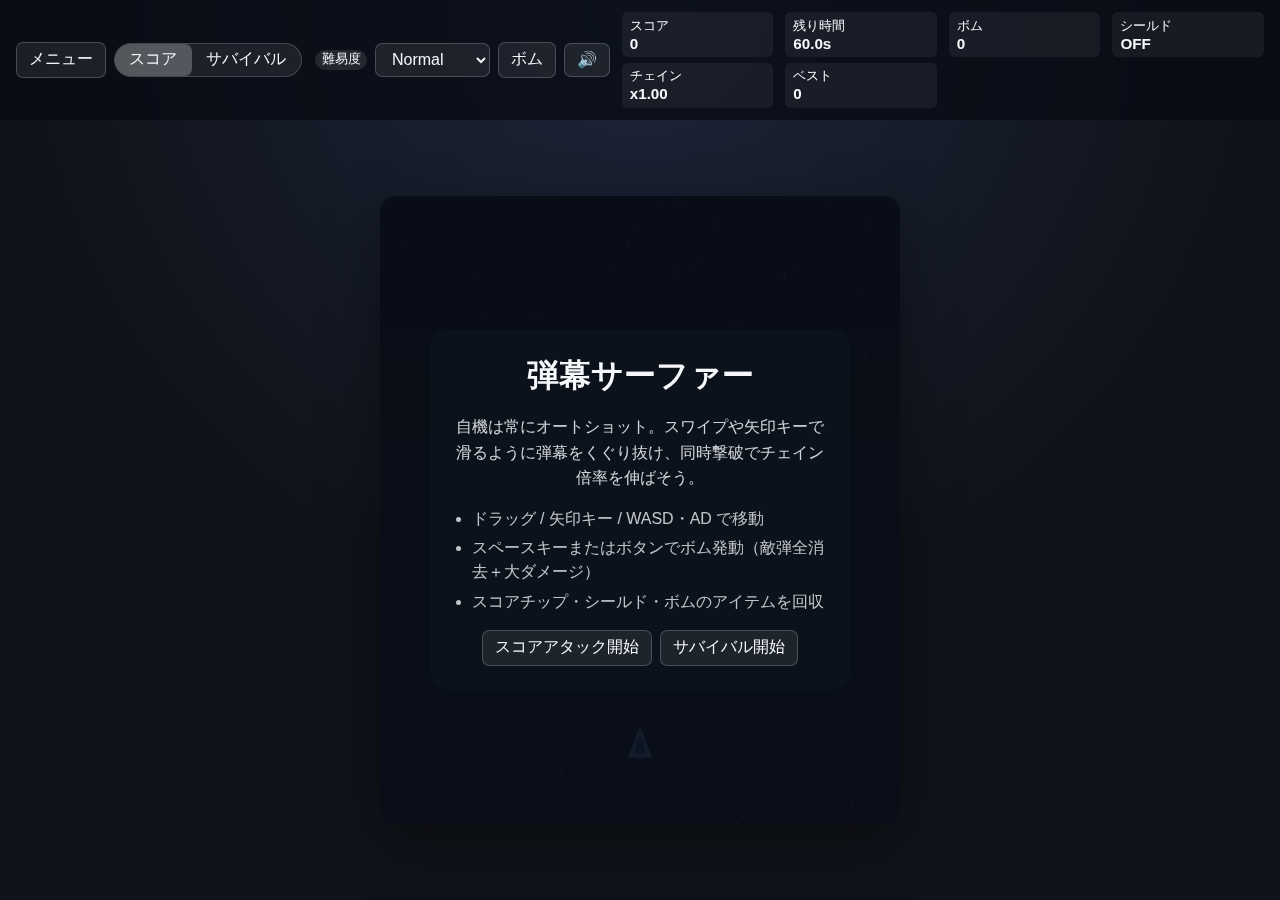
<file: shooter.html>
<!DOCTYPE html>
<html lang="ja">
<head>
  <meta charset="utf-8" />
  <meta name="viewport" content="width=device-width, initial-scale=1.0, maximum-scale=1.0, user-scalable=no" />
  <link rel="stylesheet" href="styles/responsive.css" />
  <title>弾幕サーファー</title>
  <style>
    :root {
      color-scheme: dark light;
      --bg: #10131a;
      --panel: rgba(20, 27, 39, 0.85);
      --accent: #6cf;
      --green: #38c172;
      --purple: #9966ff;
      --ice: #4ec7ff;
      --warp: #ff7de9;
      --crumble: #d4b483;
      --door-gold: #f5c542;
      --door-blue: #3f8cff;
      --door-red: #ff5f6d;
      --text: #f5f7fa;
      --safe-top: env(safe-area-inset-top, 0px);
      --safe-right: env(safe-area-inset-right, 0px);
      --safe-bottom: env(safe-area-inset-bottom, 0px);
      --safe-left: env(safe-area-inset-left, 0px);
      font-family: 'Segoe UI', 'Hiragino Sans', sans-serif;
    }
    * { box-sizing: border-box; }
    body {
      margin: 0;
      min-height: 100vh;
      min-height: 100dvh;
      background: radial-gradient(circle at top, rgba(80,120,200,0.18), transparent 55%), var(--bg);
      color: var(--text);
      display: flex;
      flex-direction: column;
      padding-top: var(--safe-top);
      padding-bottom: var(--safe-bottom);
      padding-left: var(--safe-left);
      padding-right: var(--safe-right);
    }
    button, select {
      font: inherit;
      border-radius: 0.45rem;
      border: 1px solid rgba(255,255,255,0.2);
      background: rgba(255,255,255,0.08);
      color: inherit;
      padding: 0.4rem 0.75rem;
      cursor: pointer;
      transition: transform 0.1s ease, background 0.2s ease;
    }
    button:hover, select:hover { background: rgba(255,255,255,0.18); }
    button:active { transform: scale(0.97); }
    select { padding-right: 1.8rem; }
    .badge {
      font-size: 0.8rem;
      padding: 0.1rem 0.4rem;
      background: rgba(255,255,255,0.1);
      border-radius: 999px;
      margin-left: 0.35rem;
    }
    .shooter-app {
      display: flex;
      flex-direction: column;
      min-height: 100vh;
    }
    #shooterApp[data-mode='score'] .shooter-stat[data-mode='score'],
    #shooterApp[data-mode='survival'] .shooter-stat:not([data-mode]),
    #shooterApp[data-mode='survival'] .shooter-stat[data-mode='survival'],
    #shooterApp[data-mode='score'] .shooter-stat:not([data-mode]) {
      display: flex;
    }
    #shooterApp[data-mode='score'] .shooter-stat[data-mode='survival'],
    #shooterApp[data-mode='survival'] .shooter-stat[data-mode='score'] {
      display: none;
    }
    .shooter-topbar {
      display: flex;
      flex-wrap: wrap;
      align-items: center;
      justify-content: space-between;
      gap: 0.75rem;
      padding: 0.75rem 1rem;
      background: rgba(8, 12, 20, 0.78);
      backdrop-filter: blur(12px);
      position: sticky;
      top: var(--safe-top);
      z-index: 30;
    }
    .shooter-controls {
      display: flex;
      align-items: center;
      gap: 0.5rem;
      flex-wrap: wrap;
    }
    .shooter-mode-toggle {
      display: inline-flex;
      align-items: center;
      border-radius: 999px;
      overflow: hidden;
      border: 1px solid rgba(255,255,255,0.18);
      background: rgba(255,255,255,0.08);
    }
    .shooter-mode-toggle button {
      border: none;
      background: transparent;
      padding: 0.35rem 0.9rem;
      cursor: pointer;
      color: inherit;
      font: inherit;
      transition: background 0.2s ease;
    }
    .shooter-mode-toggle button.active {
      background: rgba(255,255,255,0.25);
    }
    .shooter-stats {
      display: grid;
      grid-template-columns: repeat(auto-fit, minmax(120px, 1fr));
      gap: 0.35rem 0.75rem;
      min-width: 260px;
      flex: 1;
    }
    .shooter-stat {
      display: none;
      flex-direction: column;
      font-size: 0.8rem;
      background: rgba(255,255,255,0.06);
      padding: 0.35rem 0.5rem;
      border-radius: 0.35rem;
      min-width: 120px;
    }
    .shooter-stat strong {
      font-size: 0.95rem;
      font-weight: 600;
    }
    .shooter-main {
      flex: 1;
      display: flex;
      justify-content: center;
      align-items: center;
      padding: 1rem;
      position: relative;
    }
    .shooter-canvas-shell {
      position: relative;
      width: 100%;
      max-width: 520px;
      --frame-max-width: 520px;
      --frame-aspect: 0.5625;
      --frame-horizontal-gap: 1rem;
      --frame-vertical-gap: calc(1rem + 7.5rem);
      --frame-min-width: 260px;
      aspect-ratio: 9 / 16;
      background: rgba(12,18,28,0.78);
      border-radius: 1rem;
      overflow: hidden;
      box-shadow: 0 20px 60px rgba(0,0,0,0.35);
      touch-action: none;
    }
    #shooterCanvas {
      width: 100%;
      height: 100%;
      display: block;
    }
    .shooter-overlay {
      position: absolute;
      inset: 0;
      display: flex;
      flex-direction: column;
      justify-content: center;
      align-items: center;
      background: rgba(10, 14, 24, 0.92);
      color: var(--text);
      padding: clamp(1.2rem, 4vw, 2rem);
      gap: 1rem;
      text-align: center;
      overflow-y: auto;
      -webkit-overflow-scrolling: touch;
    }
    .shooter-overlay.hidden { display: none; }
    .shooter-panel {
      background: rgba(12,18,28,0.92);
      border-radius: 1rem;
      padding: 1.5rem;
      max-width: 420px;
      width: 100%;
      display: flex;
      flex-direction: column;
      gap: 1rem;
    }
    .shooter-panel h1,
    .shooter-panel h2 { margin: 0; }
    .shooter-panel p {
      margin: 0;
      line-height: 1.6;
      color: rgba(245,247,250,0.85);
    }
    .shooter-panel ul {
      margin: 0;
      padding-left: 1.1rem;
      text-align: left;
      color: rgba(245,247,250,0.78);
      line-height: 1.5;
    }
    .shooter-panel ul li + li { margin-top: 0.35rem; }
    .shooter-actions {
      display: flex;
      flex-wrap: wrap;
      gap: 0.5rem;
      justify-content: center;
    }
    .shooter-toast {
      position: absolute;
      bottom: 1rem;
      left: 50%;
      transform: translateX(-50%);
      background: rgba(0,0,0,0.65);
      padding: 0.5rem 1rem;
      border-radius: 999px;
      font-size: 0.9rem;
      pointer-events: none;
      opacity: 0;
      transition: opacity 0.3s ease, transform 0.3s ease;
    }
    .shooter-toast.show {
      opacity: 1;
      transform: translate(-50%, -0.25rem);
    }
    @media (max-width: 768px), (max-height: 720px) {
      .shooter-topbar {
        flex-direction: column;
        align-items: stretch;
      }
      .shooter-controls {
        width: 100%;
        justify-content: center;
      }
      .shooter-stats {
        width: 100%;
      }
      .shooter-canvas-shell {
        max-width: min(420px, 100%);
        --frame-horizontal-gap: 0.75rem;
        --frame-vertical-gap: calc(0.75rem + 6.5rem);
      }
    }
  </style>
</head>
<body>
  <div id="shooterApp" class="shooter-app" data-mode="score" aria-hidden="true">
    <div class="shooter-topbar" role="toolbar">
      <div class="shooter-controls">
        <button id="shooterMenuBtn" aria-label="メニューに戻る">メニュー</button>
        <div class="shooter-mode-toggle" role="tablist" aria-label="モード切替">
          <button type="button" class="active" data-mode-select="score" role="tab" aria-selected="true">スコア</button>
          <button type="button" data-mode-select="survival" role="tab" aria-selected="false">サバイバル</button>
        </div>
        <label class="badge" for="shooterDifficulty">難易度</label>
        <select id="shooterDifficulty" aria-label="難易度選択">
          <option value="easy">Easy</option>
          <option value="normal" selected>Normal</option>
          <option value="hard">Hard</option>
        </select>
        <button id="shooterBombBtn" type="button" aria-label="ボムを使用">ボム</button>
        <button id="shooterMuteBtn" aria-label="ミュート切替" aria-pressed="false">🔊</button>
      </div>
      <div class="shooter-stats" role="status" aria-live="polite">
        <div class="shooter-stat"><span>スコア</span><strong id="shooterScoreLabel">0</strong></div>
        <div class="shooter-stat" data-mode="score"><span>残り時間</span><strong id="shooterTimerLabel">60.0s</strong></div>
        <div class="shooter-stat" data-mode="survival"><span>残りHP</span><strong id="shooterHpLabel">3</strong></div>
        <div class="shooter-stat"><span>ボム</span><strong id="shooterBombLabel">0</strong></div>
        <div class="shooter-stat"><span>シールド</span><strong id="shooterShieldLabel">OFF</strong></div>
        <div class="shooter-stat"><span>チェイン</span><strong id="shooterChainLabel">x1.0</strong></div>
        <div class="shooter-stat"><span>ベスト</span><strong id="shooterBestLabel">0</strong></div>
      </div>
    </div>
    <div class="shooter-main">
      <div class="shooter-canvas-shell responsive-frame responsive-frame--tall" id="shooterCanvasShell">
        <canvas id="shooterCanvas" aria-label="弾幕サーファー"></canvas>
        <div class="shooter-overlay" id="shooterStartOverlay" role="dialog" aria-modal="true">
          <div class="shooter-panel">
            <h1>弾幕サーファー</h1>
            <p>自機は常にオートショット。スワイプや矢印キーで滑るように弾幕をくぐり抜け、同時撃破でチェイン倍率を伸ばそう。</p>
            <ul>
              <li>ドラッグ / 矢印キー / WASD・AD で移動</li>
              <li>スペースキーまたはボタンでボム発動（敵弾全消去＋大ダメージ）</li>
              <li>スコアチップ・シールド・ボムのアイテムを回収</li>
            </ul>
            <div class="shooter-actions">
              <button type="button" data-start-mode="score">スコアアタック開始</button>
              <button type="button" data-start-mode="survival">サバイバル開始</button>
            </div>
          </div>
        </div>
        <div class="shooter-overlay hidden" id="shooterGameOverOverlay" role="dialog" aria-modal="true">
          <div class="shooter-panel">
            <h2 id="shooterGameOverTitle">リザルト</h2>
            <p><strong>最終スコア</strong> <span id="shooterFinalScore">0</span></p>
            <p><strong>ベストスコア</strong> <span id="shooterBestScore">0</span></p>
            <div class="shooter-actions">
              <button id="shooterRetryBtn" type="button">リトライ</button>
              <button id="shooterModeSelectBtn" type="button">モード選択</button>
              <button id="shooterMenuFromResultBtn" type="button">メニュー</button>
            </div>
          </div>
        </div>
        <div class="shooter-toast" id="shooterToast" role="status" aria-live="polite"></div>
      </div>
    </div>
  </div>
  
<script>
  (() => {
    const root = document.getElementById('shooterApp');
    if (!root) return;

    const canvas = document.getElementById('shooterCanvas');
    const ctx = canvas.getContext('2d');
    const shell = document.getElementById('shooterCanvasShell');
    const startOverlay = document.getElementById('shooterStartOverlay');
    const gameOverOverlay = document.getElementById('shooterGameOverOverlay');
    const toast = document.getElementById('shooterToast');
    const menuBtn = document.getElementById('shooterMenuBtn');
    const menuFromResultBtn = document.getElementById('shooterMenuFromResultBtn');
    const bombBtn = document.getElementById('shooterBombBtn');
    const muteBtn = document.getElementById('shooterMuteBtn');
    const difficultySelect = document.getElementById('shooterDifficulty');
    const modeButtons = root.querySelectorAll('[data-mode-select]');
    const startButtons = root.querySelectorAll('[data-start-mode]');
    const retryBtn = document.getElementById('shooterRetryBtn');
    const modeSelectBtn = document.getElementById('shooterModeSelectBtn');

    const scoreLabel = document.getElementById('shooterScoreLabel');
    const timerLabel = document.getElementById('shooterTimerLabel');
    const hpLabel = document.getElementById('shooterHpLabel');
    const bombLabel = document.getElementById('shooterBombLabel');
    const shieldLabel = document.getElementById('shooterShieldLabel');
    const chainLabel = document.getElementById('shooterChainLabel');
    const bestLabel = document.getElementById('shooterBestLabel');
    const finalScoreLabel = document.getElementById('shooterFinalScore');
    const bestScoreLabel = document.getElementById('shooterBestScore');
    const gameOverTitle = document.getElementById('shooterGameOverTitle');

    let width = 0;
    let height = 0;
    let pixelRatio = window.devicePixelRatio || 1;
    let backgroundGradient = null;
    let lastFrame = performance.now();

    const difficultySettings = {
      easy: { spawnInterval: 1.4, speed: 0.9, bulletSpeed: 0.85, bulletDensity: 0.85, bombs: 3, hp: 4, chipValue: 90, score: 1.0 },
      normal: { spawnInterval: 1.1, speed: 1.0, bulletSpeed: 1.0, bulletDensity: 1.0, bombs: 2, hp: 3, chipValue: 120, score: 1.15 },
      hard: { spawnInterval: 0.85, speed: 1.2, bulletSpeed: 1.25, bulletDensity: 1.25, bombs: 2, hp: 3, chipValue: 150, score: 1.35 }
    };

    const state = {
      active: false,
      running: false,
      mode: 'score',
      difficulty: difficultySelect ? difficultySelect.value : 'normal',
      bombs: 0,
      shield: 0,
      hp: 3,
      timer: 60,
      elapsed: 0,
      realTime: 0,
      spawnTimer: 0,
      score: 0,
      chainCount: 0,
      chainTimer: 0,
      chainMultiplier: 1,
      slowMoTimer: 0,
      timeScale: 1,
      bombCooldown: 0,
      bestScore: 0,
      config: null,
      resultMessage: ''
    };

    const params = new URLSearchParams(location.search);
    const requestedMode = params.get('mode');
    if (requestedMode === 'score' || requestedMode === 'survival') {
      state.mode = requestedMode;
    }
    const requestedDifficulty = params.get('difficulty');
    if (requestedDifficulty && difficultySettings[requestedDifficulty]) {
      state.difficulty = requestedDifficulty;
      if (difficultySelect) {
        difficultySelect.value = requestedDifficulty;
      }
    }
    const shouldAutoStart = params.get('autostart') === '1' || params.get('start') === '1';

    const player = {
      x: 0,
      y: 0,
      radius: 12,
      speed: 320,
      fireCooldown: 0,
      fireDelay: 0.12,
      pointerActive: false,
      targetX: 0,
      targetY: 0,
      pointerOffsetX: 0,
      pointerOffsetY: 0,
      invincible: 0
    };

    const keyState = Object.create(null);
    const bullets = [];
    const enemies = [];
    const enemyBullets = [];
    const items = [];
    const particles = [];
    const floatingTexts = [];
    const formations = new Map();
    let nextFormationId = 1;

    const stars = [];
    const STAR_COUNT = 90;

    const screenShake = { power: 0, duration: 0, time: 0 };
    let toastTimer = 0;
    let activePointerId = null;

    const audio = createShooterAudio();
    updateMuteButton();

    state.config = difficultySettings[state.difficulty] || difficultySettings.normal;

    setupEvents();
    resize();
    draw();
    requestAnimationFrame(loop);

    setMode(state.mode);
    setDifficulty(state.difficulty);
    updateBestLabel();
    updateHUD();
    openShooter(state.mode);
    if (shouldAutoStart) {
      startGame(state.mode);
    }
    function setupEvents() {
      if (menuBtn) {
        menuBtn.addEventListener('click', () => goToMenu());
      }
      if (menuFromResultBtn) {
        menuFromResultBtn.addEventListener('click', () => goToMenu());
      }
      if (retryBtn) {
        retryBtn.addEventListener('click', () => startGame(state.mode));
      }
      if (modeSelectBtn) {
        modeSelectBtn.addEventListener('click', () => showModeSelect());
      }
      modeButtons.forEach((btn) => {
        btn.addEventListener('click', () => {
          const mode = btn.getAttribute('data-mode-select');
          setMode(mode);
          if (!state.running) updateHUD();
        });
      });
      startButtons.forEach((btn) => {
        btn.addEventListener('click', () => {
          const mode = btn.getAttribute('data-start-mode');
          startGame(mode);
        });
      });
      if (bombBtn) {
        bombBtn.addEventListener('click', () => useBomb());
      }
      if (muteBtn) {
        muteBtn.addEventListener('click', () => {
          audio.toggle();
          updateMuteButton();
        });
      }
      if (difficultySelect) {
        difficultySelect.addEventListener('change', () => {
          setDifficulty(difficultySelect.value);
        });
      }
      if (canvas) {
        canvas.addEventListener('pointerdown', handlePointerDown);
      }
      window.addEventListener('pointermove', handlePointerMove);
      window.addEventListener('pointerup', handlePointerUp);
      window.addEventListener('pointercancel', handlePointerUp);
      window.addEventListener('keydown', handleKeyDown);
      window.addEventListener('keyup', handleKeyUp);
      const resizeObserver = new ResizeObserver(() => resize());
      if (shell) resizeObserver.observe(shell);
    }

    function handlePointerDown(event) {
      if (!state.active) return;
      if (canvas) {
        try { canvas.setPointerCapture(event.pointerId); } catch (err) {}
      }
      activePointerId = event.pointerId;
      const pos = pointerToCanvas(event, { clampToBounds: false });
      player.pointerActive = true;
      player.pointerOffsetX = player.x - pos.x;
      player.pointerOffsetY = player.y - pos.y;
      player.targetX = clamp(player.x, player.radius, width - player.radius);
      player.targetY = clamp(player.y, player.radius, height - player.radius);
    }

    function handlePointerMove(event) {
      if (!state.active) return;
      if (activePointerId !== null && event.pointerId !== activePointerId) return;
      if (!player.pointerActive) return;
      const pos = pointerToCanvas(event, { clampToBounds: false });
      player.targetX = clamp(pos.x + player.pointerOffsetX, player.radius, width - player.radius);
      player.targetY = clamp(pos.y + player.pointerOffsetY, player.radius, height - player.radius);
    }

    function handlePointerUp(event) {
      if (activePointerId !== null && event.pointerId !== activePointerId) return;
      activePointerId = null;
      player.pointerActive = false;
    }

    function handleKeyDown(event) {
      if (!state.active) return;
      const moveKeys = ['ArrowLeft', 'ArrowRight', 'ArrowUp', 'ArrowDown', 'KeyA', 'KeyD', 'KeyW', 'KeyS'];
      if (moveKeys.includes(event.code)) {
        keyState[event.code] = true;
        event.preventDefault();
      } else if (event.code === 'Space') {
        useBomb();
        event.preventDefault();
      } else if (event.code === 'Escape') {
        if (state.running) {
          showModeSelect();
        } else {
          goToMenu();
        }
        event.preventDefault();
      }
    }

    function handleKeyUp(event) {
      const moveKeys = ['ArrowLeft', 'ArrowRight', 'ArrowUp', 'ArrowDown', 'KeyA', 'KeyD', 'KeyW', 'KeyS'];
      if (moveKeys.includes(event.code)) {
        keyState[event.code] = false;
        event.preventDefault();
      }
    }
    function setMode(mode) {
      if (mode !== 'score' && mode !== 'survival') mode = 'score';
      state.mode = mode;
      root.dataset.mode = mode;
      modeButtons.forEach((btn) => {
        const active = btn.getAttribute('data-mode-select') === mode;
        btn.classList.toggle('active', active);
        btn.setAttribute('aria-selected', active ? 'true' : 'false');
      });
      updateBestLabel();
      updateHUD();
    }

    function setDifficulty(diff) {
      if (!difficultySettings[diff]) diff = 'normal';
      state.difficulty = diff;
      state.config = difficultySettings[diff];
      if (difficultySelect && difficultySelect.value !== diff) {
        difficultySelect.value = diff;
      }
      updateBestLabel();
      updateHUD();
    }

    function bestKey(mode, difficulty) {
      return `danmaku_surfer_best_${mode}_${difficulty}`;
    }

    function updateBestLabel() {
      const key = bestKey(state.mode, state.difficulty);
      const stored = parseInt(localStorage.getItem(key), 10);
      state.bestScore = Number.isFinite(stored) ? stored : 0;
      if (bestLabel) bestLabel.textContent = state.bestScore.toLocaleString();
    }

    function saveBestScore() {
      const key = bestKey(state.mode, state.difficulty);
      if (state.score > state.bestScore) {
        state.bestScore = state.score;
        localStorage.setItem(key, String(state.score));
        if (bestLabel) bestLabel.textContent = state.bestScore.toLocaleString();
        return true;
      }
      return false;
    }

    function updateMuteButton() {
      if (!muteBtn) return;
      muteBtn.textContent = audio.muted ? '🔇' : '🔊';
      muteBtn.setAttribute('aria-pressed', audio.muted ? 'true' : 'false');
    }

    function updateHUD() {
      if (scoreLabel) scoreLabel.textContent = Math.round(state.score).toLocaleString();
      if (timerLabel) {
        timerLabel.textContent = state.mode === 'score'
          ? `${Math.max(0, state.timer).toFixed(1)}s`
          : `${Math.floor(state.elapsed).toString()}s`;
      }
      if (hpLabel) hpLabel.textContent = Math.max(0, state.hp).toString();
      if (bombLabel) bombLabel.textContent = state.bombs.toString();
      if (shieldLabel) shieldLabel.textContent = state.shield > 0 ? 'ON' : 'OFF';
      if (chainLabel) chainLabel.textContent = `x${state.chainMultiplier.toFixed(2)}`;
      updateMuteButton();
      if (bombBtn) bombBtn.disabled = !state.running || state.bombs <= 0;
    }

    function showToastMessage(text, duration = 1600) {
      if (!toast) return;
      toast.textContent = text;
      toast.classList.add('show');
      if (toastTimer) clearTimeout(toastTimer);
      toastTimer = window.setTimeout(() => {
        toast.classList.remove('show');
        toastTimer = 0;
      }, duration);
    }

    function hideToast() {
      if (!toast) return;
      toast.classList.remove('show');
      if (toastTimer) {
        clearTimeout(toastTimer);
        toastTimer = 0;
      }
    }
    function openShooter(mode = state.mode) {
      setMode(mode);
      if (difficultySelect) {
        setDifficulty(difficultySelect.value);
      } else {
        setDifficulty(state.difficulty);
      }
      clearStage();
      state.active = true;
      state.running = false;
      root.setAttribute('aria-hidden', 'false');
      startOverlay.classList.remove('hidden');
      gameOverOverlay.classList.add('hidden');
      lastFrame = performance.now();
      updateBestLabel();
      updateHUD();
    }

    function startGame(mode = state.mode) {
      openShooter(mode);
      if (width <= 0 || height <= 0) resize();
      state.running = true;
      state.elapsed = 0;
      state.realTime = 0;
      state.score = 0;
      state.chainCount = 0;
      state.chainTimer = 0;
      state.chainMultiplier = 1;
      state.slowMoTimer = 0;
      state.timeScale = 1;
      state.bombCooldown = 0;
      state.config = difficultySettings[state.difficulty] || difficultySettings.normal;
      state.bombs = state.config.bombs;
      state.shield = 0;
      state.hp = state.config.hp;
      state.spawnTimer = 0.4;
      state.timer = 60;
      player.x = width * 0.5;
      player.y = height - 80;
      player.fireCooldown = 0;
      player.pointerActive = false;
      player.pointerOffsetX = 0;
      player.pointerOffsetY = 0;
      player.targetX = player.x;
      player.targetY = player.y;
      player.invincible = 1.0;
      startOverlay.classList.add('hidden');
      gameOverOverlay.classList.add('hidden');
      clearStage();
      updateBestLabel();
      updateHUD();
      hideToast();
      showToastMessage(state.mode === 'score' ? '60秒で限界突破！' : '生き残り続けよう！', 1500);
    }

    function showModeSelect() {
      state.running = false;
      startOverlay.classList.remove('hidden');
      gameOverOverlay.classList.add('hidden');
      updateHUD();
    }

    function goToMenu() {
      deactivateShooter();
      window.location.href = 'index.html';
    }

    function deactivateShooter() {
      hideToast();
      state.active = false;
      state.running = false;
      root.setAttribute('aria-hidden', 'true');
      startOverlay.classList.remove('hidden');
      gameOverOverlay.classList.add('hidden');
      player.pointerActive = false;
      activePointerId = null;
      clearStage();
      updateHUD();
    }

    function clearStage() {
      bullets.length = 0;
      enemies.length = 0;
      enemyBullets.length = 0;
      items.length = 0;
      particles.length = 0;
      floatingTexts.length = 0;
      formations.clear();
    }
    function loop(now) {
      const realDt = Math.min((now - lastFrame) / 1000, 0.1);
      lastFrame = now;
      if (!state.active) {
        updateStars(realDt * 0.5);
        draw();
        requestAnimationFrame(loop);
        return;
      }
      if (state.slowMoTimer > 0) {
        state.slowMoTimer = Math.max(0, state.slowMoTimer - realDt);
      }
      const slow = state.slowMoTimer > 0 ? 0.4 : 1;
      state.timeScale = slow;
      const dt = realDt * (state.running ? slow : 0.5);
      updateStars(realDt * (state.running ? slow : 0.5));
      if (state.running) {
        updateGame(realDt * slow, realDt);
      } else {
        if (state.chainTimer > 0) {
          state.chainTimer = Math.max(0, state.chainTimer - realDt);
          if (state.chainTimer === 0) {
            state.chainCount = 0;
            state.chainMultiplier = 1;
          }
        }
        updateParticles(dt);
        updateFloatingTexts(dt);
      }
      applyScreenShake(realDt);
      draw();
      requestAnimationFrame(loop);
    }

    function updateGame(dt, realDt) {
      state.elapsed += dt;
      state.realTime += realDt;
      if (state.mode === 'score') {
        state.timer = Math.max(0, 60 - state.elapsed);
      } else {
        state.timer = state.elapsed;
      }
      if (state.chainTimer > 0) {
        state.chainTimer = Math.max(0, state.chainTimer - realDt);
        if (state.chainTimer === 0) {
          state.chainCount = 0;
          state.chainMultiplier = 1;
        }
      }
      if (state.bombCooldown > 0) {
        state.bombCooldown = Math.max(0, state.bombCooldown - realDt);
      }
      updatePlayer(dt);
      updateBullets(dt);
      updateEnemies(dt, realDt);
      updateEnemyBullets(dt);
      updateItems(dt);
      updateParticles(dt);
      updateFloatingTexts(dt);
      updateHUD();
      if (state.mode === 'score' && state.timer <= 0) {
        finishGame('time');
      }
    }

    function updatePlayer(dt) {
      const config = state.config || difficultySettings.normal;
      const moveSpeed = player.speed * config.speed;
      let moveX = 0;
      let moveY = 0;
      if (keyState.ArrowLeft || keyState.KeyA) moveX -= 1;
      if (keyState.ArrowRight || keyState.KeyD) moveX += 1;
      if (keyState.ArrowUp || keyState.KeyW) moveY -= 1;
      if (keyState.ArrowDown || keyState.KeyS) moveY += 1;
      if (moveX !== 0 || moveY !== 0) {
        const len = Math.hypot(moveX, moveY) || 1;
        moveX /= len;
        moveY /= len;
        player.x += moveX * moveSpeed * dt;
        player.y += moveY * moveSpeed * dt;
      }
      if (player.pointerActive) {
        const dx = player.targetX - player.x;
        const dy = player.targetY - player.y;
        const dist = Math.hypot(dx, dy);
        if (dist > 1) {
          const pointerSpeed = moveSpeed * 1.25;
          const step = Math.min(pointerSpeed * dt, dist);
          player.x += (dx / dist) * step;
          player.y += (dy / dist) * step;
        }
      }
      player.x = clamp(player.x, player.radius, width - player.radius);
      player.y = clamp(player.y, player.radius, height - player.radius);
      if (player.invincible > 0) {
        player.invincible = Math.max(0, player.invincible - dt);
      }
      player.fireCooldown -= dt;
      while (player.fireCooldown <= 0 && state.running) {
        firePlayerShot();
        player.fireCooldown += player.fireDelay;
      }
    }

    function firePlayerShot() {
      const speed = 560;
      bullets.push({ x: player.x - 6, y: player.y - player.radius - 2, vx: 0, vy: -speed, width: 4, height: 16, damage: 1 });
      bullets.push({ x: player.x + 6, y: player.y - player.radius - 2, vx: 0, vy: -speed, width: 4, height: 16, damage: 1 });
      audio.play('shot');
    }

    function updateBullets(dt) {
      for (let i = bullets.length - 1; i >= 0; i--) {
        const b = bullets[i];
        b.x += b.vx * dt;
        b.y += b.vy * dt;
        let hit = false;
        for (let j = enemies.length - 1; j >= 0; j--) {
          const enemy = enemies[j];
          if (Math.abs(enemy.x - b.x) < (enemy.width * 0.5 + b.width * 0.5) &&
              Math.abs(enemy.y - b.y) < (enemy.height * 0.5 + b.height * 0.5)) {
            enemy.hp -= b.damage;
            enemy.hitFlash = 0.2;
            spawnSpark(b.x, b.y, enemy.color || 'rgba(255,255,255,0.9)');
            if (enemy.hp <= 0) {
              destroyEnemy(j, enemy, 'bullet');
            }
            hit = true;
            break;
          }
        }
        if (hit || b.y < -40) {
          bullets.splice(i, 1);
        }
      }
    }

    function spawnSpark(x, y, color) {
      particles.push({
        x,
        y,
        vx: (Math.random() * 2 - 1) * 80,
        vy: -120 - Math.random() * 60,
        life: 0.35,
        age: 0,
        size: 2.5,
        color
      });
    }

    function destroyEnemy(index, enemy, cause) {
      enemies.splice(index, 1);
      if (enemy.formationId && !enemies.some((e) => e.formationId === enemy.formationId)) {
        formations.delete(enemy.formationId);
      }
      const color = enemy.color || 'rgba(255,255,255,0.9)';
      spawnExplosion(enemy.x, enemy.y, color);
      const baseScore = Math.round(enemy.scoreValue * (state.config ? state.config.score : 1));
      registerKill(baseScore, enemy.x, enemy.y);
      dropItems(enemy);
      audio.play('explosion');
      addShake(cause === 'bomb' ? 16 : 9, cause === 'bomb' ? 0.45 : 0.25);
    }

    function registerKill(baseScore, x, y) {
      if (state.chainTimer > 0) {
        state.chainCount += 1;
      } else {
        state.chainCount = 1;
      }
      state.chainTimer = 0.8;
      state.chainMultiplier = Math.min(3, 1 + 0.15 * (state.chainCount - 1));
      const gained = Math.round(baseScore * state.chainMultiplier);
      state.score += gained;
      floatingTexts.push({ x, y, text: `+${gained.toLocaleString()}`, age: 0, life: 0.8, color: '#fefefe' });
      if (state.chainCount >= 2) {
        triggerSlowMo();
      }
      updateHUD();
    }

    function triggerSlowMo() {
      state.slowMoTimer = Math.min(0.6, state.slowMoTimer + 0.3);
    }

    function dropItems(enemy) {
      const intensity = Math.min(1, state.elapsed / (state.mode === 'score' ? 60 : 90));
      const config = state.config || difficultySettings.normal;
      const chipChance = enemy.type === 'medium' ? 0.9 : 0.65;
      if (Math.random() < chipChance) {
        const value = Math.round(config.chipValue * (0.8 + Math.random() * 0.4 + intensity * 0.4));
        items.push({ type: 'chip', x: enemy.x, y: enemy.y, vx: (Math.random() * 2 - 1) * 30, vy: 60 + Math.random() * 40, value, radius: 14, age: 0 });
      }
      const shieldChance = 0.08 + intensity * 0.05 + (enemy.type === 'medium' ? 0.05 : 0);
      if (state.shield === 0 && Math.random() < shieldChance) {
        items.push({ type: 'shield', x: enemy.x, y: enemy.y, vx: (Math.random() * 2 - 1) * 25, vy: 55, value: 0, radius: 16, age: 0 });
      }
      const bombChance = 0.05 + intensity * 0.04 + (enemy.type === 'medium' ? 0.04 : 0);
      if (Math.random() < bombChance) {
        items.push({ type: 'bomb', x: enemy.x, y: enemy.y, vx: (Math.random() * 2 - 1) * 20, vy: 65, value: 0, radius: 16, age: 0 });
      }
    }

    function spawnExplosion(x, y, color) {
      const count = 24;
      for (let i = 0; i < count; i++) {
        const angle = (Math.PI * 2 * i) / count;
        const speed = 80 + Math.random() * 140;
        particles.push({
          x,
          y,
          vx: Math.cos(angle) * speed,
          vy: Math.sin(angle) * speed,
          life: 0.6 + Math.random() * 0.3,
          age: 0,
          size: 3 + Math.random() * 3,
          color
        });
      }
    }

    function addShake(power, duration = 0.25) {
      screenShake.power = Math.max(screenShake.power, power);
      screenShake.duration = Math.max(screenShake.duration, duration);
      screenShake.time = 0;
    }

    function applyScreenShake(dt) {
      if (screenShake.duration > 0) {
        screenShake.time += dt;
        if (screenShake.time >= screenShake.duration) {
          screenShake.duration = 0;
          screenShake.power = 0;
          screenShake.time = 0;
        }
      }
    }

    function getShakeOffset() {
      if (screenShake.duration <= 0) return [0, 0];
      const progress = screenShake.time / screenShake.duration;
      const power = screenShake.power * (1 - progress);
      return [(Math.random() * 2 - 1) * power, (Math.random() * 2 - 1) * power];
    }
    function updateEnemies(dt, realDt) {
      const config = state.config || difficultySettings.normal;
      const intensity = Math.min(1, state.elapsed / (state.mode === 'score' ? 60 : 90));
      state.spawnTimer -= dt;
      if (state.spawnTimer <= 0) {
        spawnWave(intensity);
        const base = config.spawnInterval;
        const interval = Math.max(0.35, (base - intensity * 0.35) * (0.65 + Math.random() * 0.8));
        state.spawnTimer = interval;
      }
      formations.forEach((info) => (info.active = 0));
      for (let i = enemies.length - 1; i >= 0; i--) {
        const enemy = enemies[i];
        enemy.y += enemy.vy * dt;
        enemy.x += enemy.vx * dt;
        enemy.phase += dt;
        if (enemy.type === 'small') {
          enemy.x += Math.sin(enemy.phase * 3.2) * 30 * dt;
        } else if (enemy.type === 'formation') {
          enemy.x += Math.sin(enemy.phase * 2.5 + enemy.offset) * 22 * dt;
          const info = formations.get(enemy.formationId);
          if (info) info.active += 1;
        } else if (enemy.type === 'medium') {
          enemy.vx += Math.sin(enemy.phase * 2.4) * 6 * dt;
          enemy.fireCooldown -= dt;
          if (enemy.fireCooldown <= 0) {
            fireMedium(enemy, intensity);
            enemy.fireCooldown = enemy.fireRate;
          }
        }
        if (enemy.hitFlash > 0) {
          enemy.hitFlash = Math.max(0, enemy.hitFlash - dt);
        }
        if (enemy.y > height + 120 || enemy.x < -160 || enemy.x > width + 160) {
          enemies.splice(i, 1);
          continue;
        }
        if (state.running && checkCircleCollision(player.x, player.y, player.radius * 0.8, enemy.x, enemy.y, enemy.collisionRadius)) {
          destroyEnemy(i, enemy, 'ram');
          onPlayerHit();
        }
      }
      formations.forEach((info, id) => {
        if (!info.active) {
          formations.delete(id);
          return;
        }
        info.timer -= dt;
        if (!info.triggered && info.timer <= 0) {
          info.triggered = true;
          fireFormationBurst(id, intensity);
        }
      });
    }

    function spawnWave(intensity) {
      const config = state.config || difficultySettings.normal;
      const weightSmall = 0.55 - intensity * 0.15;
      const weightMedium = 0.3 + intensity * 0.25;
      const weightFormation = 0.15 + intensity * 0.25;
      const total = weightSmall + weightMedium + weightFormation;
      const r = Math.random() * total;
      if (r < weightSmall) {
        spawnSmallGroup(intensity);
      } else if (r < weightSmall + weightMedium) {
        spawnMediumEnemy(intensity);
      } else {
        spawnFormation(intensity);
      }
    }

    function spawnSmallGroup(intensity) {
      const count = 1 + Math.floor(Math.random() * 2 + intensity * 2);
      const config = state.config || difficultySettings.normal;
      for (let i = 0; i < count; i++) {
        const x = clamp(Math.random() * width, 40, width - 40);
        enemies.push({
          type: 'small',
          x,
          y: -30 - Math.random() * 80,
          vx: (Math.random() * 2 - 1) * 30,
          vy: (120 + Math.random() * 40) * config.speed * (1 + intensity * 0.5),
          width: 26,
          height: 26,
          hp: 1,
          scoreValue: 100,
          collisionRadius: 16,
          phase: Math.random() * Math.PI * 2,
          hitFlash: 0,
          color: 'hsl(190, 80%, 65%)'
        });
      }
    }

    function spawnMediumEnemy(intensity) {
      const config = state.config || difficultySettings.normal;
      const patternRoll = Math.random();
      enemies.push({
        type: 'medium',
        x: clamp(Math.random() * width, 60, width - 60),
        y: -60,
        vx: (Math.random() * 2 - 1) * 18,
        vy: (90 + Math.random() * 40) * config.speed * (1 + intensity * 0.4),
        width: 36,
        height: 36,
        hp: 3 + Math.floor(intensity * 2),
        scoreValue: 260,
        collisionRadius: 20,
        phase: Math.random() * Math.PI * 2,
        hitFlash: 0,
        fireCooldown: 0.4 + Math.random() * 0.6,
        fireRate: (1.1 + Math.random() * 0.6) / config.bulletDensity,
        pattern: patternRoll < 0.5 ? 'straight' : patternRoll < 0.8 ? 'fan' : 'snake',
        color: 'hsl(40, 85%, 58%)'
      });
    }

    function spawnFormation(intensity) {
      const config = state.config || difficultySettings.normal;
      const count = 5;
      const spacing = 38;
      const startX = clamp(Math.random() * width, 100, width - 100);
      const id = nextFormationId++;
      formations.set(id, { timer: Math.max(0.8, 1.4 - intensity * 0.5), triggered: false, active: 0 });
      for (let i = 0; i < count; i++) {
        const offsetIndex = i - (count - 1) / 2;
        enemies.push({
          type: 'formation',
          formationId: id,
          x: startX + offsetIndex * spacing,
          y: -50 - Math.random() * 40,
          vx: (Math.random() * 2 - 1) * 10,
          vy: (110 + Math.random() * 30) * config.speed * (1 + intensity * 0.4),
          width: 28,
          height: 28,
          hp: 1,
          scoreValue: 160,
          collisionRadius: 16,
          phase: Math.random() * Math.PI * 2,
          offset: offsetIndex,
          hitFlash: 0,
          color: 'hsl(280, 80%, 72%)'
        });
      }
    }

    function fireMedium(enemy, intensity) {
      const config = state.config || difficultySettings.normal;
      const speed = 220 * config.bulletSpeed * (1 + intensity * 0.4);
      if (enemy.pattern === 'fan') {
        for (let i = -1; i <= 1; i++) {
          spawnEnemyBullet(enemy.x, enemy.y + 10, Math.PI / 2 + i * 0.18, speed, 'fan');
        }
      } else if (enemy.pattern === 'snake') {
        spawnEnemyBullet(enemy.x, enemy.y + 10, Math.PI / 2, speed * 0.9, 'snake', { amplitude: 0.45, frequency: 5.5 });
      } else {
        spawnEnemyBullet(enemy.x, enemy.y + 10, Math.PI / 2, speed, 'straight');
      }
      audio.play('fan');
    }

    function fireFormationBurst(id, intensity) {
      const config = state.config || difficultySettings.normal;
      const members = enemies.filter((e) => e.formationId === id);
      if (!members.length) return;
      const speed = 200 * config.bulletSpeed * (1 + intensity * 0.6);
      members.forEach((enemy, index) => {
        const spread = 0.8 + intensity * 0.5;
        const count = 6;
        for (let i = 0; i < count; i++) {
          const angle = Math.PI / 2 - spread / 2 + (spread / (count - 1 || 1)) * i + (index - (members.length - 1) / 2) * 0.04;
          spawnEnemyBullet(enemy.x, enemy.y, angle, speed, 'fan');
        }
      });
      audio.play('fan');
    }

    function spawnEnemyBullet(x, y, angle, speed, type, extra = {}) {
      enemyBullets.push({
        x,
        y,
        baseAngle: angle,
        speed,
        radius: type === 'fan' ? 8 : 6,
        type,
        amplitude: extra.amplitude || 0,
        frequency: extra.frequency || 0,
        age: 0
      });
    }

    function updateEnemyBullets(dt) {
      for (let i = enemyBullets.length - 1; i >= 0; i--) {
        const b = enemyBullets[i];
        b.age += dt;
        let angle = b.baseAngle;
        if (b.type === 'snake') {
          angle = b.baseAngle + Math.sin(b.age * b.frequency) * b.amplitude;
        }
        const vx = Math.cos(angle) * b.speed;
        const vy = Math.sin(angle) * b.speed;
        b.x += vx * dt;
        b.y += vy * dt;
        if (b.x < -40 || b.x > width + 40 || b.y > height + 60) {
          enemyBullets.splice(i, 1);
          continue;
        }
        if (!state.running) continue;
        if (checkCircleCollision(player.x, player.y, player.radius * 0.85, b.x, b.y, b.radius)) {
          enemyBullets.splice(i, 1);
          onPlayerHit();
        }
      }
    }

    function updateItems(dt) {
      for (let i = items.length - 1; i >= 0; i--) {
        const item = items[i];
        item.age += dt;
        item.y += item.vy * dt;
        item.x += (item.vx || 0) * dt;
        item.vy += 30 * dt;
        if (item.y > height + 60) {
          items.splice(i, 1);
          continue;
        }
        if (state.running && checkCircleCollision(player.x, player.y, player.radius + 6, item.x, item.y, item.radius)) {
          collectItem(i, item);
        }
      }
    }

    function collectItem(index, item) {
      items.splice(index, 1);
      if (item.type === 'chip') {
        state.score += item.value;
        floatingTexts.push({ x: player.x, y: player.y - 20, text: `+${item.value}`, age: 0, life: 0.6, color: '#ffd75e' });
        audio.play('item');
      } else if (item.type === 'shield') {
        state.shield = 1;
        floatingTexts.push({ x: player.x, y: player.y - 20, text: 'SHIELD', age: 0, life: 0.8, color: '#78f8ff' });
        audio.play('shield');
      } else if (item.type === 'bomb') {
        state.bombs += 1;
        floatingTexts.push({ x: player.x, y: player.y - 20, text: 'BOMB +1', age: 0, life: 0.8, color: '#ff9a9a' });
        audio.play('item');
      }
      updateHUD();
    }

    function updateParticles(dt) {
      for (let i = particles.length - 1; i >= 0; i--) {
        const p = particles[i];
        p.age += dt;
        p.x += (p.vx || 0) * dt;
        p.y += (p.vy || 0) * dt;
        if (p.age >= p.life) {
          particles.splice(i, 1);
        }
      }
    }

    function updateFloatingTexts(dt) {
      for (let i = floatingTexts.length - 1; i >= 0; i--) {
        const t = floatingTexts[i];
        t.age += dt;
        t.y -= 40 * dt;
        if (t.age >= t.life) {
          floatingTexts.splice(i, 1);
        }
      }
    }
    function initStars() {
      stars.length = 0;
      for (let i = 0; i < STAR_COUNT; i++) {
        stars.push({
          x: Math.random() * width,
          y: Math.random() * height,
          speed: 40 + Math.random() * 80,
          size: Math.random() * 1.5 + 0.4
        });
      }
    }

    function updateStars(dt) {
      if (!width || !height) return;
      for (const star of stars) {
        star.y += (star.speed + state.elapsed * 5) * dt;
        if (star.y > height) {
          star.y -= height;
          star.x = Math.random() * width;
        }
      }
    }

    function resize() {
      if (!canvas || !shell) return;
      const rect = shell.getBoundingClientRect();
      pixelRatio = window.devicePixelRatio || 1;
      canvas.width = Math.max(1, Math.floor(rect.width * pixelRatio));
      canvas.height = Math.max(1, Math.floor(rect.height * pixelRatio));
      ctx.setTransform(pixelRatio, 0, 0, pixelRatio, 0, 0);
      width = rect.width;
      height = rect.height;
      backgroundGradient = ctx.createLinearGradient(0, 0, 0, height);
      backgroundGradient.addColorStop(0, '#050911');
      backgroundGradient.addColorStop(1, '#0d1724');
      initStars();
      player.x = width * 0.5;
      player.y = height - 80;
    }

    function draw() {
      if (!ctx) return;
      ctx.save();
      ctx.setTransform(pixelRatio, 0, 0, pixelRatio, 0, 0);
      ctx.fillStyle = backgroundGradient || '#050910';
      ctx.fillRect(0, 0, width, height);
      drawStars();
      const [sx, sy] = getShakeOffset();
      ctx.translate(sx, sy);
      drawItems();
      drawEnemyBullets();
      drawEnemies();
      drawPlayerBullets();
      drawPlayer();
      drawParticlesLayer();
      drawFloatingTextsLayer();
      ctx.restore();
      if (state.slowMoTimer > 0) {
        ctx.save();
        ctx.setTransform(pixelRatio, 0, 0, pixelRatio, 0, 0);
        const alpha = Math.min(0.25, 0.05 + state.slowMoTimer * 0.2);
        ctx.fillStyle = `rgba(120, 200, 255, ${alpha.toFixed(3)})`;
        ctx.fillRect(0, 0, width, height);
        ctx.restore();
      }
    }

    function drawStars() {
      ctx.save();
      ctx.fillStyle = 'rgba(255,255,255,0.7)';
      for (const star of stars) {
        ctx.globalAlpha = 0.35 + star.size * 0.1;
        ctx.fillRect(star.x, star.y, star.size, star.size * 2);
      }
      ctx.restore();
    }

    function drawItems() {
      for (const item of items) {
        ctx.save();
        ctx.translate(item.x, item.y);
        if (item.type === 'chip') {
          ctx.rotate(Math.PI / 4);
          ctx.fillStyle = 'rgba(255, 208, 96, 0.9)';
          ctx.fillRect(-10, -10, 20, 20);
        } else if (item.type === 'shield') {
          ctx.fillStyle = 'rgba(120, 240, 255, 0.8)';
          ctx.beginPath();
          ctx.arc(0, 0, 14, 0, Math.PI * 2);
          ctx.fill();
        } else if (item.type === 'bomb') {
          ctx.fillStyle = 'rgba(255, 110, 110, 0.85)';
          ctx.beginPath();
          ctx.arc(0, 0, 14, 0, Math.PI * 2);
          ctx.fill();
          ctx.fillStyle = 'rgba(255,255,255,0.9)';
          ctx.font = 'bold 12px sans-serif';
          ctx.textAlign = 'center';
          ctx.textBaseline = 'middle';
          ctx.fillText('B', 0, 1);
        }
        ctx.restore();
      }
    }

    function drawEnemyBullets() {
      ctx.save();
      for (const b of enemyBullets) {
        ctx.fillStyle = b.type === 'snake' ? 'rgba(255,120,200,0.85)' : 'rgba(255,190,120,0.85)';
        ctx.beginPath();
        ctx.arc(b.x, b.y, b.radius, 0, Math.PI * 2);
        ctx.fill();
      }
      ctx.restore();
    }

    function drawEnemies() {
      ctx.save();
      for (const enemy of enemies) {
        ctx.save();
        ctx.translate(enemy.x, enemy.y);
        ctx.globalAlpha = enemy.hitFlash > 0 ? 1 : 0.85;
        ctx.fillStyle = enemy.color || '#ffffff';
        if (enemy.type === 'small' || enemy.type === 'formation') {
          ctx.beginPath();
          ctx.moveTo(0, -enemy.height / 2);
          ctx.lineTo(-enemy.width / 2, enemy.height / 2);
          ctx.lineTo(enemy.width / 2, enemy.height / 2);
          ctx.closePath();
          ctx.fill();
        } else if (enemy.type === 'medium') {
          ctx.beginPath();
          ctx.ellipse(0, 0, enemy.width / 2, enemy.height / 2, 0, 0, Math.PI * 2);
          ctx.fill();
          ctx.strokeStyle = 'rgba(0,0,0,0.25)';
          ctx.lineWidth = 2;
          ctx.stroke();
        }
        ctx.restore();
      }
      ctx.restore();
    }

    function drawPlayerBullets() {
      ctx.save();
      ctx.fillStyle = 'rgba(140, 220, 255, 0.9)';
      for (const b of bullets) {
        ctx.fillRect(b.x - b.width / 2, b.y - b.height, b.width, b.height);
      }
      ctx.restore();
    }

    function drawPlayer() {
      ctx.save();
      ctx.translate(player.x, player.y);
      ctx.beginPath();
      ctx.moveTo(0, -18);
      ctx.lineTo(-12, 14);
      ctx.lineTo(12, 14);
      ctx.closePath();
      ctx.fillStyle = player.invincible > 0 ? 'rgba(180,240,255,0.95)' : 'rgba(120,200,255,0.95)';
      ctx.fill();
      ctx.beginPath();
      ctx.moveTo(0, -12);
      ctx.lineTo(-6, 10);
      ctx.lineTo(6, 10);
      ctx.closePath();
      ctx.fillStyle = 'rgba(40, 80, 160, 0.9)';
      ctx.fill();
      if (state.shield > 0) {
        ctx.strokeStyle = `rgba(140, 240, 255, ${0.6 + Math.sin(state.realTime * 6) * 0.2})`;
        ctx.lineWidth = 3;
        ctx.beginPath();
        ctx.arc(0, 0, player.radius + 8, 0, Math.PI * 2);
        ctx.stroke();
      }
      ctx.restore();
    }

    function drawParticlesLayer() {
      ctx.save();
      for (const p of particles) {
        const alpha = Math.max(0, 1 - p.age / p.life);
        ctx.globalAlpha = alpha;
        ctx.fillStyle = p.color || 'rgba(255,255,255,1)';
        ctx.beginPath();
        ctx.arc(p.x, p.y, p.size || 3, 0, Math.PI * 2);
        ctx.fill();
      }
      ctx.restore();
    }

    function drawFloatingTextsLayer() {
      ctx.save();
      ctx.font = 'bold 16px "Segoe UI", sans-serif';
      ctx.textAlign = 'center';
      ctx.textBaseline = 'middle';
      for (const t of floatingTexts) {
        const alpha = Math.max(0, 1 - t.age / t.life);
        ctx.globalAlpha = alpha;
        ctx.fillStyle = t.color || 'rgba(255,255,255,1)';
        ctx.fillText(t.text, t.x, t.y);
      }
      ctx.restore();
    }

    function onPlayerHit() {
      if (!state.running) return;
      if (player.invincible > 0) return;
      if (state.shield > 0) {
        state.shield = 0;
        player.invincible = 1.1;
        spawnExplosion(player.x, player.y, 'rgba(150, 240, 255, 0.9)');
        audio.play('shield');
        showToastMessage('シールドが自動防御！', 1400);
      } else {
        state.hp = Math.max(0, state.hp - 1);
        player.invincible = 1.3;
        spawnExplosion(player.x, player.y, 'rgba(255, 120, 120, 0.9)');
        audio.play('hit');
        showToastMessage(state.hp > 0 ? `被弾！ 残りHP ${state.hp}` : '被弾！', 1400);
        if (state.hp <= 0) {
          finishGame('dead');
        }
      }
      addShake(16, 0.45);
      updateHUD();
    }

    function finishGame(reason) {
      if (!state.running) return;
      state.running = false;
      const cleared = reason === 'time';
      state.resultMessage = cleared ? 'タイムアップ！' : '撃墜…';
      gameOverTitle.textContent = state.resultMessage;
      finalScoreLabel.textContent = state.score.toLocaleString();
      const newRecord = saveBestScore();
      bestScoreLabel.textContent = state.bestScore.toLocaleString();
      gameOverOverlay.classList.remove('hidden');
      if (newRecord) {
        showToastMessage('ベストスコア更新！', 2000);
      }
      updateHUD();
    }

    function useBomb() {
      if (!state.running) return;
      if (state.bombs <= 0) return;
      if (state.bombCooldown > 0) return;
      state.bombs -= 1;
      state.bombCooldown = 0.8;
      audio.play('bomb');
      enemyBullets.length = 0;
      for (let i = enemies.length - 1; i >= 0; i--) {
        const enemy = enemies[i];
        if (enemy.type === 'medium') {
          enemy.hp -= 3;
        } else {
          enemy.hp = 0;
        }
        enemy.hitFlash = 0.35;
        if (enemy.hp <= 0) {
          destroyEnemy(i, enemy, 'bomb');
        }
      }
      addShake(24, 0.5);
      spawnExplosion(player.x, player.y - 20, 'rgba(255, 200, 120, 0.9)');
      showToastMessage('ボム発動！', 1200);
      updateHUD();
    }

    function checkCircleCollision(x1, y1, r1, x2, y2, r2) {
      const dx = x1 - x2;
      const dy = y1 - y2;
      return dx * dx + dy * dy <= (r1 + r2) * (r1 + r2);
    }

    function pointerToCanvas(event, { clampToBounds = true } = {}) {
      if (!canvas) return { x: 0, y: 0 };
      const rect = canvas.getBoundingClientRect();
      const x = rect.width ? ((event.clientX - rect.left) / rect.width) * width : 0;
      const y = rect.height ? ((event.clientY - rect.top) / rect.height) * height : 0;
      if (!clampToBounds) {
        return { x, y };
      }
      return {
        x: clamp(x, player.radius, width - player.radius),
        y: clamp(y, player.radius, height - player.radius)
      };
    }

    function clamp(value, min, max) {
      return Math.max(min, Math.min(max, value));
    }

    function createShooterAudio() {
      const AudioContext = window.AudioContext || window.webkitAudioContext;
      const ctxAudio = AudioContext ? new AudioContext() : null;
      let muted = localStorage.getItem('danmaku_muted') === '1';
      let unlocked = false;
      let lastShotTime = 0;
      if (ctxAudio) {
        const resume = () => {
          if (!unlocked) {
            ctxAudio.resume();
            unlocked = true;
          }
        };
        window.addEventListener('pointerdown', resume, { once: true });
        window.addEventListener('keydown', resume, { once: true });
      }

      function playOscillator(type, startFreq, endFreq, duration, volume = 0.2) {
        if (!ctxAudio || muted) return;
        const now = ctxAudio.currentTime;
        const osc = ctxAudio.createOscillator();
        const gain = ctxAudio.createGain();
        osc.type = type;
        osc.frequency.setValueAtTime(startFreq, now);
        if (endFreq && endFreq !== startFreq) {
          osc.frequency.exponentialRampToValueAtTime(endFreq, now + duration);
        }
        gain.gain.setValueAtTime(0.0001, now);
        gain.gain.exponentialRampToValueAtTime(volume, now + 0.01);
        gain.gain.exponentialRampToValueAtTime(0.0001, now + duration);
        osc.connect(gain).connect(ctxAudio.destination);
        osc.start(now);
        osc.stop(now + duration + 0.05);
      }

      function playNoise(duration, volume = 0.2) {
        if (!ctxAudio || muted) return;
        const now = ctxAudio.currentTime;
        const buffer = ctxAudio.createBuffer(1, ctxAudio.sampleRate * duration, ctxAudio.sampleRate);
        const data = buffer.getChannelData(0);
        for (let i = 0; i < data.length; i++) {
          data[i] = Math.random() * 2 - 1;
        }
        const source = ctxAudio.createBufferSource();
        source.buffer = buffer;
        const gain = ctxAudio.createGain();
        gain.gain.setValueAtTime(volume, now);
        gain.gain.exponentialRampToValueAtTime(0.0001, now + duration);
        source.connect(gain).connect(ctxAudio.destination);
        source.start(now);
        source.stop(now + duration);
      }

      return {
        play(name) {
          if (!ctxAudio || muted) return;
          const now = ctxAudio.currentTime;
          switch (name) {
            case 'shot':
              if (now - lastShotTime < 0.05) return;
              lastShotTime = now;
              playOscillator('triangle', 660, 520, 0.12, 0.12);
              break;
            case 'explosion':
              playNoise(0.4, 0.3);
              playOscillator('sawtooth', 180, 60, 0.35, 0.25);
              break;
            case 'bomb':
              playNoise(0.6, 0.45);
              playOscillator('sine', 140, 45, 0.6, 0.35);
              break;
            case 'item':
              playOscillator('square', 880, 1320, 0.25, 0.12);
              break;
            case 'hit':
              playOscillator('sawtooth', 220, 110, 0.3, 0.25);
              break;
            case 'shield':
              playOscillator('triangle', 520, 780, 0.3, 0.2);
              break;
            case 'fan':
              playOscillator('triangle', 400, 360, 0.18, 0.12);
              break;
            default:
              break;
          }
        },
        toggle() {
          muted = !muted;
          localStorage.setItem('danmaku_muted', muted ? '1' : '0');
        },
        get muted() {
          return muted || !ctxAudio;
        }
      };
    }
  })();
  </script>
</body>
</html>
</file>
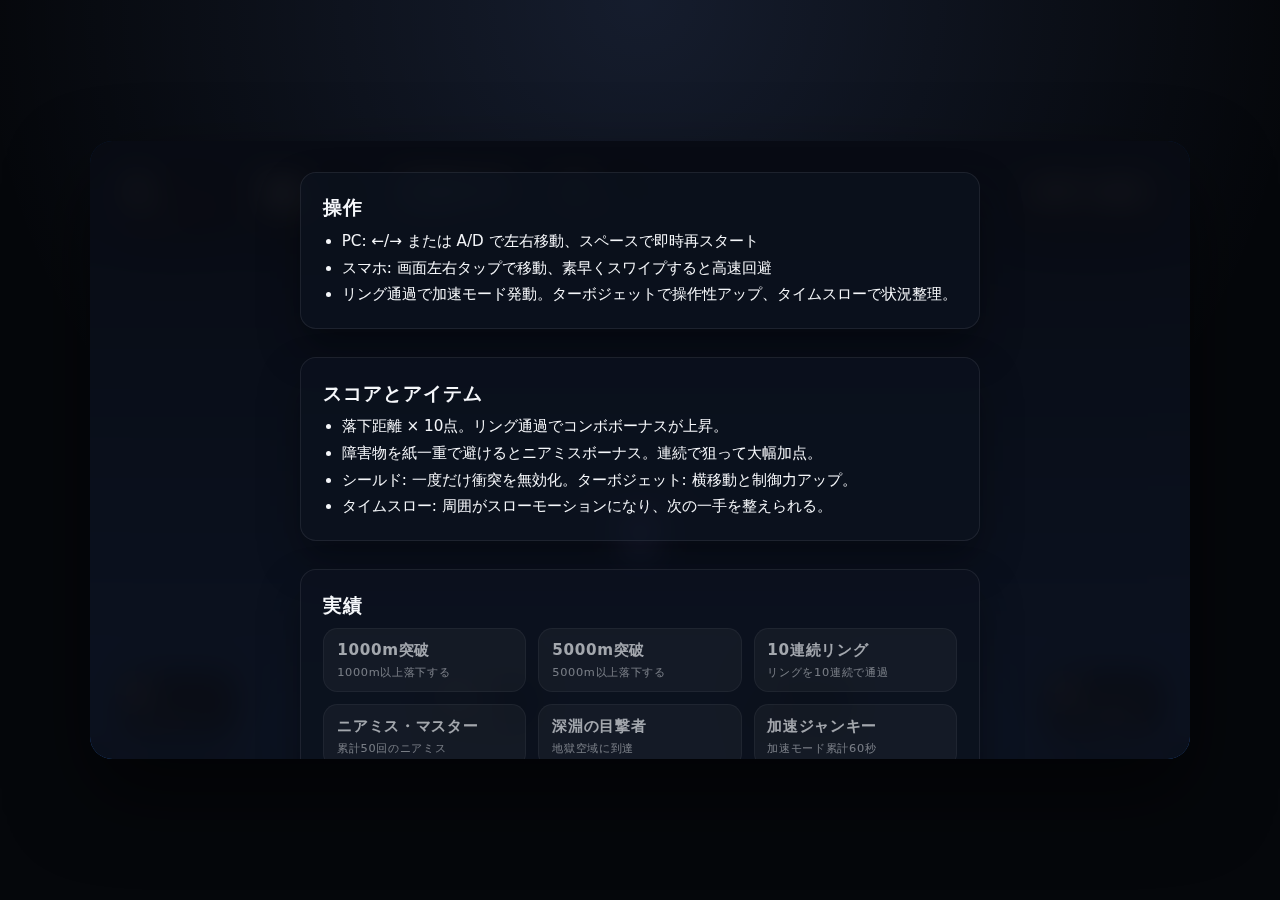
<file: skydive.html>
<!DOCTYPE html>
<html lang="ja">
<head>
  <meta charset="utf-8" />
  <meta name="viewport" content="width=device-width, initial-scale=1.0, maximum-scale=1.0, user-scalable=no" />
  <link rel="stylesheet" href="styles/responsive.css" />
  <title>スカイダイブ・インフェルノ</title>
  <style>
    :root {
      color-scheme: dark;
      font-family: 'Segoe UI', 'Hiragino Sans', 'Noto Sans JP', system-ui, sans-serif;
      --bg: #05070b;
      --panel: rgba(10, 14, 22, 0.82);
      --panel-border: rgba(255, 255, 255, 0.12);
      --accent: #ff6b9b;
      --accent-soft: rgba(255, 102, 204, 0.18);
      --text: #f5f7fa;
      --safe-top: env(safe-area-inset-top, 0px);
      --safe-right: env(safe-area-inset-right, 0px);
      --safe-bottom: env(safe-area-inset-bottom, 0px);
      --safe-left: env(safe-area-inset-left, 0px);
      --page-padding: clamp(1rem, 3vw, 2rem);
    }
    * { box-sizing: border-box; }
    body {
      margin: 0;
      min-height: 100vh;
      min-height: 100dvh;
      display: flex;
      align-items: center;
      justify-content: center;
      padding: var(--page-padding);
      padding-top: calc(var(--page-padding) + var(--safe-top));
      padding-bottom: calc(var(--page-padding) + var(--safe-bottom));
      padding-left: calc(var(--page-padding) + var(--safe-left));
      padding-right: calc(var(--page-padding) + var(--safe-right));
      background: radial-gradient(circle at top, rgba(120, 160, 255, 0.14), transparent 60%), var(--bg);
      color: var(--text);
      overflow: hidden;
    }
    .app {
      position: relative;
      width: 100%;
      max-width: 1100px;
      --frame-max-width: 1100px;
      --frame-horizontal-gap: var(--page-padding);
      --frame-vertical-gap: var(--page-padding);
      --frame-min-width: 280px;
      aspect-ratio: 16 / 9;
      background: rgba(6, 10, 18, 0.92);
      border-radius: clamp(1rem, 2vw, 1.4rem);
      box-shadow: 0 36px 80px rgba(0, 0, 0, 0.55);
      overflow: hidden;
      display: flex;
      align-items: stretch;
      justify-content: stretch;
      touch-action: none;
    }
    canvas {
      width: 100%;
      height: 100%;
      display: block;
      background: #05070b;
    }
    .hud {
      position: absolute;
      inset: 0;
      padding: clamp(1rem, 3vw, 1.6rem);
      display: flex;
      flex-direction: column;
      justify-content: space-between;
      pointer-events: none;
    }
    .hud-row {
      display: flex;
      gap: clamp(0.6rem, 1.5vw, 0.9rem);
      flex-wrap: wrap;
    }
    .hud-card {
      background: rgba(12, 18, 30, 0.78);
      border-radius: 0.9rem;
      border: 1px solid rgba(255, 255, 255, 0.1);
      padding: 0.6rem 0.85rem;
      min-width: 120px;
      pointer-events: auto;
      box-shadow: 0 18px 32px rgba(0, 0, 0, 0.3);
    }
    .hud-card strong {
      display: block;
      font-size: clamp(1.1rem, 2.4vw, 1.35rem);
      letter-spacing: 0.05em;
    }
    .hud-card span {
      display: block;
      font-size: clamp(0.65rem, 1.5vw, 0.75rem);
      opacity: 0.72;
      letter-spacing: 0.08em;
    }
    .hud-right {
      margin-left: auto;
      display: flex;
      align-items: stretch;
      gap: clamp(0.5rem, 1.5vw, 0.8rem);
      flex-wrap: wrap;
    }
    .status-tags {
      display: flex;
      gap: 0.3rem;
      flex-wrap: wrap;
      margin-top: 0.25rem;
    }
    .status-tag {
      background: rgba(255, 255, 255, 0.12);
      color: #fff;
      font-size: clamp(0.55rem, 1.4vw, 0.7rem);
      letter-spacing: 0.06em;
      padding: 0.2rem 0.55rem;
      border-radius: 999px;
      text-transform: uppercase;
      box-shadow: 0 0 12px rgba(255, 120, 160, 0.4);
    }
    .status-tag.slow {
      background: rgba(140, 200, 255, 0.24);
      box-shadow: 0 0 12px rgba(120, 200, 255, 0.4);
    }
    .status-tag.shield {
      background: rgba(110, 220, 255, 0.24);
      box-shadow: 0 0 12px rgba(110, 220, 255, 0.5);
    }
    .status-tag.turbo {
      background: rgba(255, 160, 90, 0.24);
      box-shadow: 0 0 12px rgba(255, 160, 90, 0.5);
    }
    .overlay {
      position: absolute;
      inset: 0;
      background: rgba(8, 10, 16, 0.82);
      backdrop-filter: blur(16px);
      display: flex;
      flex-direction: column;
      align-items: center;
      justify-content: center;
      padding: clamp(1.5rem, 4vw, 2.5rem);
      gap: clamp(1.2rem, 3vw, 1.8rem);
      color: var(--text);
      text-align: center;
      transition: opacity 0.25s ease;
      opacity: 0;
      pointer-events: none;
    }
    .overlay.active {
      opacity: 1;
      pointer-events: auto;
    }
    .overlay h1 {
      margin: 0;
      font-size: clamp(1.8rem, 4vw, 2.4rem);
      letter-spacing: 0.08em;
    }
    .overlay p {
      margin: 0;
      line-height: 1.7;
      opacity: 0.82;
      font-size: clamp(0.85rem, 1.8vw, 1rem);
    }
    .overlay-section {
      background: rgba(12, 18, 30, 0.72);
      border: 1px solid rgba(255, 255, 255, 0.08);
      border-radius: 1rem;
      padding: clamp(1rem, 2.8vw, 1.4rem);
      text-align: left;
      width: min(680px, 100%);
      box-shadow: 0 20px 40px rgba(0,0,0,0.35);
    }
    .overlay-section h2 {
      margin: 0 0 0.6rem;
      font-size: clamp(1rem, 2.1vw, 1.2rem);
      letter-spacing: 0.05em;
    }
    .overlay-section ul {
      margin: 0;
      padding-left: 1.2em;
      display: grid;
      gap: 0.35rem;
      font-size: clamp(0.8rem, 1.8vw, 0.95rem);
    }
    .overlay button {
      font: inherit;
      padding: 0.7rem 1.8rem;
      border-radius: 999px;
      border: 1px solid rgba(255, 255, 255, 0.3);
      background: linear-gradient(120deg, rgba(255, 102, 204, 0.45), rgba(255, 20, 80, 0.45));
      color: #fff;
      cursor: pointer;
      text-transform: uppercase;
      letter-spacing: 0.18em;
      transition: transform 0.2s ease, box-shadow 0.2s ease;
      box-shadow: 0 18px 40px rgba(255, 40, 100, 0.35);
      pointer-events: auto;
    }
    .overlay button:hover {
      transform: translateY(-2px);
      box-shadow: 0 20px 48px rgba(255, 40, 120, 0.45);
    }
    .overlay button:active {
      transform: translateY(1px);
    }
    .touch-layer {
      position: absolute;
      inset: 0;
      display: grid;
      grid-template-columns: 1fr 1fr;
      pointer-events: none;
    }
    .touch-zone {
      pointer-events: auto;
    }
    .touch-hint {
      position: absolute;
      bottom: clamp(1rem, 3vw, 1.6rem);
      left: 50%;
      transform: translateX(-50%);
      background: rgba(12, 18, 28, 0.72);
      border-radius: 999px;
      padding: 0.45rem 1.2rem;
      font-size: clamp(0.7rem, 1.6vw, 0.85rem);
      letter-spacing: 0.08em;
      display: flex;
      align-items: center;
      gap: 0.4rem;
      opacity: 0.85;
      pointer-events: none;
    }
    .touch-hint span {
      opacity: 0.8;
    }
    .toast-container {
      position: absolute;
      top: clamp(1rem, 3vw, 1.6rem);
      right: clamp(1rem, 3vw, 1.6rem);
      display: flex;
      flex-direction: column;
      gap: 0.5rem;
      pointer-events: none;
      z-index: 20;
    }
    .toast {
      background: rgba(255, 255, 255, 0.1);
      border-radius: 0.8rem;
      padding: 0.55rem 0.9rem;
      font-size: clamp(0.65rem, 1.6vw, 0.85rem);
      letter-spacing: 0.07em;
      backdrop-filter: blur(6px);
      opacity: 0;
      transform: translateY(-8px);
      animation: toast-in 0.35s forwards, toast-out 0.35s forwards 3s;
      box-shadow: 0 14px 30px rgba(255, 80, 140, 0.32);
    }
    @keyframes toast-in {
      from { opacity: 0; transform: translateY(-8px); }
      to { opacity: 1; transform: translateY(0); }
    }
    @keyframes toast-out {
      to { opacity: 0; transform: translateY(-6px); }
    }
    .achievements-grid {
      display: grid;
      grid-template-columns: repeat(auto-fit, minmax(160px, 1fr));
      gap: 0.75rem;
      margin-top: 0.5rem;
    }
    .achievement {
      background: rgba(255, 255, 255, 0.06);
      border: 1px solid rgba(255, 255, 255, 0.08);
      border-radius: 0.9rem;
      padding: 0.65rem 0.8rem;
      font-size: clamp(0.7rem, 1.6vw, 0.85rem);
      line-height: 1.4;
      letter-spacing: 0.05em;
      display: flex;
      flex-direction: column;
      gap: 0.25rem;
      opacity: 0.65;
    }
    .achievement strong {
      font-size: clamp(0.8rem, 1.8vw, 0.95rem);
    }
    .achievement.earned {
      opacity: 1;
      border-color: rgba(255, 120, 170, 0.65);
      box-shadow: 0 0 18px rgba(255, 80, 160, 0.4);
    }
    .achievement small {
      opacity: 0.7;
      letter-spacing: 0.06em;
    }
    .combo-meter {
      position: absolute;
      top: 50%;
      left: 50%;
      transform: translate(-50%, -50%);
      font-size: clamp(1.2rem, 4vw, 2.5rem);
      letter-spacing: 0.12em;
      color: rgba(255, 240, 255, 0.8);
      text-shadow: 0 0 16px rgba(255, 80, 200, 0.7);
      pointer-events: none;
      opacity: 0;
      transition: opacity 0.2s ease;
    }
    .combo-meter.show {
      opacity: 1;
    }
    .pulse-ring {
      position: absolute;
      width: 200px;
      height: 200px;
      border-radius: 50%;
      border: 2px solid rgba(255, 120, 200, 0.6);
      transform: translate(-50%, -50%) scale(1);
      top: 50%;
      left: 50%;
      pointer-events: none;
      opacity: 0;
      animation: pulse-ring 0.6s forwards;
    }
    @keyframes pulse-ring {
      from { opacity: 0.7; transform: translate(-50%, -50%) scale(0.6); }
      to { opacity: 0; transform: translate(-50%, -50%) scale(1.8); }
    }
    @media (max-width: 900px), (max-height: 700px) {
      body {
        align-items: stretch;
        justify-content: flex-start;
      }
    }
    @media (max-width: 840px) {
      .hud {
        padding: clamp(0.6rem, 4vw, 1.2rem);
      }
      .hud-card {
        min-width: 110px;
      }
    }
  </style>
</head>
<body class="mobile-full-bleed">
  <div class="app responsive-frame responsive-frame--wide" id="app">
    <canvas id="gameCanvas" width="960" height="540" aria-label="スカイダイブ・インフェルノのゲーム画面"></canvas>
    <div class="hud" aria-live="polite">
      <div class="hud-row">
        <div class="hud-card">
          <strong id="scoreValue">0</strong>
          <span>スコア</span>
        </div>
        <div class="hud-card">
          <strong id="distanceValue">0m</strong>
          <span>落下距離</span>
        </div>
        <div class="hud-card">
          <strong id="speedValue">0km/h</strong>
          <span>落下速度</span>
        </div>
        <div class="hud-card">
          <strong id="comboValue">×1</strong>
          <span>リングコンボ</span>
        </div>
        <div class="hud-card hud-right" id="statusCard">
          <div>
            <strong>ステータス</strong>
            <div class="status-tags" id="statusTags"></div>
          </div>
        </div>
      </div>
      <div class="hud-row" style="justify-content: space-between; align-items: flex-end;">
        <div class="hud-card">
          <strong id="bestScoreValue">0</strong>
          <span>ベストスコア</span>
        </div>
        <div class="hud-card">
          <strong id="bestDistanceValue">0m</strong>
          <span>最長距離</span>
        </div>
        <div class="hud-card">
          <strong id="nearMissValue">0</strong>
          <span>ニアミス</span>
        </div>
        <div class="hud-card">
          <strong id="ringsValue">0</strong>
          <span>リング通過数</span>
        </div>
      </div>
    </div>
    <div class="combo-meter" id="comboMeter">BOOST ×1</div>
    <div class="touch-layer" id="touchLayer">
      <div class="touch-zone" data-direction="-1"></div>
      <div class="touch-zone" data-direction="1"></div>
    </div>
    <div class="touch-hint" id="touchHint">
      <span>タップで左右移動 · スワイプで高速回避</span>
    </div>
    <div class="overlay active" id="startOverlay" role="dialog" aria-modal="true">
      <h1>スカイダイブ・インフェルノ</h1>
      <p>無限に広がる空を突き抜け、灼熱の深層へ。障害物をギリギリでかわし、燃え盛るリングを潜り抜けてスコアを伸ばそう。</p>
      <div class="overlay-section">
        <h2>操作</h2>
        <ul>
          <li>PC: ←/→ または A/D で左右移動、スペースで即時再スタート</li>
          <li>スマホ: 画面左右タップで移動、素早くスワイプすると高速回避</li>
          <li>リング通過で加速モード発動。ターボジェットで操作性アップ、タイムスローで状況整理。</li>
        </ul>
      </div>
      <div class="overlay-section">
        <h2>スコアとアイテム</h2>
        <ul>
          <li>落下距離 × 10点。リング通過でコンボボーナスが上昇。</li>
          <li>障害物を紙一重で避けるとニアミスボーナス。連続で狙って大幅加点。</li>
          <li>シールド: 一度だけ衝突を無効化。ターボジェット: 横移動と制御力アップ。</li>
          <li>タイムスロー: 周囲がスローモーションになり、次の一手を整えられる。</li>
        </ul>
      </div>
      <div class="overlay-section">
        <h2>実績</h2>
        <div class="achievements-grid" id="achievementGrid"></div>
      </div>
      <button id="startButton" type="button">Dive Start</button>
    </div>
    <div class="overlay" id="gameOverOverlay" role="dialog" aria-modal="true">
      <h1>墜落……しかし終わりではない</h1>
      <p id="gameOverSummary">あなたの記録</p>
      <div class="overlay-section" id="gameOverStats"></div>
      <button id="restartButton" type="button">再挑戦</button>
    </div>
    <div class="toast-container" id="toastContainer" aria-live="polite" aria-atomic="true"></div>
  </div>
  <script>
    (() => {
      const canvas = document.getElementById('gameCanvas');
      const ctx = canvas.getContext('2d');
      const dpr = window.devicePixelRatio || 1;
      const app = document.getElementById('app');
      const startOverlay = document.getElementById('startOverlay');
      const gameOverOverlay = document.getElementById('gameOverOverlay');
      const startButton = document.getElementById('startButton');
      const restartButton = document.getElementById('restartButton');
      const toastContainer = document.getElementById('toastContainer');
      const comboMeter = document.getElementById('comboMeter');
      const touchLayer = document.getElementById('touchLayer');
      const touchHint = document.getElementById('touchHint');

      const scoreValue = document.getElementById('scoreValue');
      const distanceValue = document.getElementById('distanceValue');
      const speedValue = document.getElementById('speedValue');
      const comboValue = document.getElementById('comboValue');
      const statusTags = document.getElementById('statusTags');
      const bestScoreValue = document.getElementById('bestScoreValue');
      const bestDistanceValue = document.getElementById('bestDistanceValue');
      const nearMissValue = document.getElementById('nearMissValue');
      const ringsValue = document.getElementById('ringsValue');
      const achievementGrid = document.getElementById('achievementGrid');
      const gameOverStats = document.getElementById('gameOverStats');
      const gameOverSummary = document.getElementById('gameOverSummary');

      let width = canvas.clientWidth;
      let height = canvas.clientHeight;
      let pixelWidth = Math.round(width * dpr);
      let pixelHeight = Math.round(height * dpr);
      canvas.width = pixelWidth;
      canvas.height = pixelHeight;
      ctx.scale(dpr, dpr);

      function resize() {
        const rect = app.getBoundingClientRect();
        width = rect.width;
        height = rect.height;
        pixelWidth = Math.round(width * dpr);
        pixelHeight = Math.round(height * dpr);
        canvas.width = pixelWidth;
        canvas.height = pixelHeight;
        ctx.setTransform(1, 0, 0, 1, 0, 0);
        ctx.scale(dpr, dpr);
      }
      window.addEventListener('resize', resize);

      const saveKey = 'skydive_inferno_progress_v1';
      const achievementDefs = [
        { id: 'distance1000', name: '1000m突破', desc: '1000m以上落下する', check: (s) => s.bestDistance >= 1000 },
        { id: 'distance5000', name: '5000m突破', desc: '5000m以上落下する', check: (s) => s.bestDistance >= 5000 },
        { id: 'ring10', name: '10連続リング', desc: 'リングを10連続で通過', check: (s) => s.longestCombo >= 10 },
        { id: 'nearMiss50', name: 'ニアミス・マスター', desc: '累計50回のニアミス', check: (s) => s.totalNearMiss >= 50 },
        { id: 'infernoReach', name: '深淵の目撃者', desc: '地獄空域に到達', check: (s) => s.maxStage >= 4 },
        { id: 'boost60', name: '加速ジャンキー', desc: '加速モード累計60秒', check: (s) => s.totalBoostTime >= 60 }
      ];

      const persistent = {
        bestScore: 0,
        bestDistance: 0,
        totalRings: 0,
        totalNearMiss: 0,
        longestCombo: 0,
        totalBoostTime: 0,
        maxStage: 0,
        achievements: {}
      };

      function loadProgress() {
        try {
          const raw = localStorage.getItem(saveKey);
          if (!raw) return;
          const data = JSON.parse(raw);
          if (typeof data !== 'object') return;
          Object.assign(persistent, data);
        } catch (err) {
          console.warn('progress load failed', err);
        }
      }

      function saveProgress() {
        try {
          localStorage.setItem(saveKey, JSON.stringify(persistent));
        } catch (err) {
          console.warn('progress save failed', err);
        }
      }

      loadProgress();

      function initAchievements() {
        achievementGrid.innerHTML = '';
        achievementDefs.forEach((ach) => {
          const div = document.createElement('div');
          div.className = 'achievement';
          div.dataset.id = ach.id;
          const strong = document.createElement('strong');
          strong.textContent = ach.name;
          const small = document.createElement('small');
          small.textContent = ach.desc;
          div.appendChild(strong);
          div.appendChild(small);
          achievementGrid.appendChild(div);
        });
        refreshAchievements();
      }

      function refreshAchievements() {
        const cards = achievementGrid.querySelectorAll('.achievement');
        cards.forEach((card) => {
          const id = card.dataset.id;
          if (persistent.achievements && persistent.achievements[id]) {
            card.classList.add('earned');
          } else {
            card.classList.remove('earned');
          }
        });
        bestScoreValue.textContent = persistent.bestScore.toLocaleString('ja-JP');
        bestDistanceValue.textContent = `${Math.floor(persistent.bestDistance).toLocaleString('ja-JP')}m`;
      }

      initAchievements();

      const player = {
        x: width / 2,
        y: height * 0.62,
        vx: 0,
        radius: 26,
        baseControl: 320,
        control: 320,
        dashTimer: 0,
        dashDir: 0,
        dashCooldown: 0,
        shield: 0,
        turboTimer: 0,
        invulTimer: 0,
        heat: 0
      };

      const state = {
        running: false,
        lastTime: performance.now(),
        distance: 0,
        score: 0,
        ringScore: 0,
        nearMissScore: 0,
        rings: 0,
        ringCombo: 0,
        longestCombo: 0,
        nearMissCount: 0,
        fallSpeed: 160,
        targetSpeed: 160,
        baseSpeed: 160,
        maxSpeed: 640,
        boostTimer: 0,
        slowTimer: 0,
        spawnTimer: 0,
        ringTimer: 2.6,
        itemTimer: 7,
        hazards: [],
        particles: [],
        events: [],
        stage: 0,
        overlayFlash: 0,
        nearMissFlash: 0,
        shieldFlash: 0,
        hudTimer: 0,
        totalBoostAccum: 0,
        totalBoostThisRun: 0,
        totalNearMissThisRun: 0,
        totalRingThisRun: 0,
        envWind: 0,
        envShake: 0,
        environmentTimer: 0,
        lightningFlash: 0,
        pyroGlow: 0,
        comboTimer: 0,
        maxSpeedReached: 0,
        speedLineAccum: 0
      };

      const input = {
        left: false,
        right: false,
        pointerDir: 0,
        swipeStart: null,
        dashQueued: 0
      };
      function resetPlayer() {
        player.x = width / 2;
        player.y = height * 0.62;
        player.vx = 0;
        player.control = player.baseControl;
        player.dashTimer = 0;
        player.dashDir = 0;
        player.dashCooldown = 0;
        player.shield = 0;
        player.turboTimer = 0;
        player.invulTimer = 0;
        player.heat = 0;
      }

      function resetState() {
        state.distance = 0;
        state.score = 0;
        state.ringScore = 0;
        state.nearMissScore = 0;
        state.rings = 0;
        state.ringCombo = 0;
        state.longestCombo = 0;
        state.nearMissCount = 0;
        state.fallSpeed = state.baseSpeed;
        state.targetSpeed = state.baseSpeed;
        state.boostTimer = 0;
        state.slowTimer = 0;
        state.spawnTimer = 0.8;
        state.ringTimer = 2.6;
        state.itemTimer = 7.2;
        state.hazards = [];
        state.particles = [];
        state.events = [];
        state.stage = 0;
        state.overlayFlash = 0;
        state.nearMissFlash = 0;
        state.shieldFlash = 0;
        state.totalBoostAccum = 0;
        state.totalBoostThisRun = 0;
        state.totalNearMissThisRun = 0;
        state.totalRingThisRun = 0;
        state.envWind = 0;
        state.envShake = 0;
        state.environmentTimer = 0;
        state.lightningFlash = 0;
        state.pyroGlow = 0;
        state.comboTimer = 0;
        state.maxSpeedReached = 0;
        state.speedLineAccum = 0;
      }

      function startGame() {
        audio.init();
        audio.resume();
        hideTouchHint();
        resetPlayer();
        resetState();
        state.running = true;
        state.lastTime = performance.now();
        startOverlay.classList.remove('active');
        gameOverOverlay.classList.remove('active');
        comboMeter.classList.remove('show');
        clearToasts();
        updateHud();
      }

      function endGame() {
        if (!state.running) return;
        state.running = false;
        updatePersistentScores();
        buildGameOverStats();
        saveProgress();
        gameOverOverlay.classList.add('active');
      }

      function updatePersistentScores() {
        if (state.score > persistent.bestScore) {
          persistent.bestScore = Math.floor(state.score);
        }
        if (state.distance > persistent.bestDistance) {
          persistent.bestDistance = state.distance;
        }
        persistent.totalRings += state.totalRingThisRun;
        persistent.totalNearMiss += state.totalNearMissThisRun;
        persistent.longestCombo = Math.max(persistent.longestCombo, state.longestCombo);
        persistent.totalBoostTime += state.totalBoostThisRun;
        persistent.maxStage = Math.max(persistent.maxStage, state.stage);
        updateAchievements();
        refreshAchievements();
      }

      function buildGameOverStats() {
        const dist = Math.floor(state.distance);
        const summary = `落下距離 ${dist.toLocaleString('ja-JP')}m / リング ${state.rings} / ニアミス ${state.nearMissCount}`;
        gameOverSummary.textContent = summary;
        const lines = [
          `<p><strong>スコア</strong>: ${Math.floor(state.score).toLocaleString('ja-JP')} 点</p>`,
          `<p><strong>落下距離</strong>: ${dist.toLocaleString('ja-JP')} m</p>`,
          `<p><strong>リング通過</strong>: ${state.rings} (${state.longestCombo} 連続)</p>`,
          `<p><strong>ニアミス</strong>: ${state.nearMissCount}</p>`,
          `<p><strong>加速モード累計</strong>: ${state.totalBoostThisRun.toFixed(1)} 秒</p>`,
          `<p><strong>最高速度</strong>: ${Math.round((state.maxSpeedReached || state.fallSpeed) * 3.6).toLocaleString('ja-JP')} km/h</p>`
        ];
        gameOverStats.innerHTML = lines.join('');
      }

      function updateAchievements() {
        achievementDefs.forEach((ach) => {
          const earned = ach.check(persistent);
          if (earned && !persistent.achievements[ach.id]) {
            persistent.achievements[ach.id] = true;
            showToast(`${ach.name} 達成！`);
          }
        });
      }

      function clearToasts() {
        toastContainer.innerHTML = '';
      }

      function showToast(text) {
        const div = document.createElement('div');
        div.className = 'toast';
        div.textContent = text;
        toastContainer.appendChild(div);
        setTimeout(() => {
          if (div.parentElement) {
            div.parentElement.removeChild(div);
          }
        }, 3600);
      }

      function addComboPulse(combo) {
        comboMeter.textContent = `BOOST ×${combo}`;
        comboMeter.classList.add('show');
        const ring = document.createElement('div');
        ring.className = 'pulse-ring';
        app.appendChild(ring);
        setTimeout(() => {
          if (ring.parentElement) {
            ring.parentElement.removeChild(ring);
          }
        }, 620);
        clearTimeout(addComboPulse.timer);
        addComboPulse.timer = setTimeout(() => {
          comboMeter.classList.remove('show');
        }, 1500);
      }

      function spawnParticle(p) {
        state.particles.push(p);
      }

      function spawnBurst(x, y, count, color) {
        for (let i = 0; i < count; i += 1) {
          const angle = Math.random() * Math.PI * 2;
          const speed = 120 + Math.random() * 160;
          spawnParticle({
            x,
            y,
            vx: Math.cos(angle) * speed,
            vy: Math.sin(angle) * speed,
            life: 0.6 + Math.random() * 0.4,
            age: 0,
            size: 2 + Math.random() * 3,
            color,
            glow: true
          });
        }
      }

      function spawnTrail(x, y, length, color) {
        state.particles.push({
          x,
          y,
          vx: 0,
          vy: -state.fallSpeed * 0.6,
          life: 0.4,
          age: 0,
          size: length,
          type: 'trail',
          color
        });
      }

      function spawnEvent(event) {
        state.events.push(event);
      }

      function updateEvents(dt, rawDt) {
        const stage = state.stage;
        if (stage >= 2 && Math.random() < 0.0025 * rawDt * 60) {
          spawnEvent({ type: 'lightning', timer: 0, duration: 0.7, x: Math.random() * width });
          state.lightningFlash = 0.4;
        }
        if (stage >= 3 && Math.random() < 0.003 * rawDt * 60) {
          spawnEvent({ type: 'fire', timer: 0, duration: 1.2 + Math.random(), x: Math.random() * width, width: 60 + Math.random() * 80 });
          state.pyroGlow = 0.6;
        }
        if (stage >= 1 && Math.random() < 0.002 * rawDt * 60) {
          spawnEvent({ type: 'gust', timer: 0, duration: 1.4, direction: Math.random() > 0.5 ? 1 : -1 });
        }
        state.events = state.events.filter((ev) => {
          ev.timer += rawDt;
          if (ev.type === 'gust') {
            const intensity = Math.sin((ev.timer / ev.duration) * Math.PI);
            state.envWind += ev.direction * intensity * dt * 120;
          }
          return ev.timer < ev.duration;
        });
      }
      const audio = {
        ctx: null,
        gain: null,
        init() {
          if (this.ctx) return;
          try {
            const AudioCtx = window.AudioContext || window.webkitAudioContext;
            if (!AudioCtx) return;
            this.ctx = new AudioCtx();
            this.gain = this.ctx.createGain();
            this.gain.gain.value = 0.12;
            this.gain.connect(this.ctx.destination);
          } catch (err) {
            console.warn('audio init failed', err);
          }
        },
        resume() {
          if (this.ctx && this.ctx.state === 'suspended') {
            this.ctx.resume();
          }
        },
        play(type, options = {}) {
          if (!this.ctx || !this.gain) return;
          const now = this.ctx.currentTime;
          const osc = this.ctx.createOscillator();
          const gain = this.ctx.createGain();
          osc.type = options.type || (type === 'ring' ? 'sawtooth' : type === 'near' ? 'triangle' : 'square');
          const base = options.base || 260;
          const pitch = options.pitch || 1;
          osc.frequency.setValueAtTime(base * pitch, now);
          if (type === 'ring') {
            osc.frequency.exponentialRampToValueAtTime(base * pitch * 1.8, now + 0.12);
          } else if (type === 'near') {
            osc.frequency.exponentialRampToValueAtTime(base * 0.7, now + 0.18);
          }
          gain.gain.setValueAtTime(0.0001, now);
          const vol = (options.volume || 0.4) * (type === 'ring' ? 0.6 : 0.4);
          gain.gain.exponentialRampToValueAtTime(vol, now + 0.02);
          gain.gain.exponentialRampToValueAtTime(0.0001, now + (options.duration || 0.45));
          osc.connect(gain);
          gain.connect(this.gain);
          osc.start(now);
          osc.stop(now + (options.duration || 0.5));
        }
      };
      function getStage(distance) {
        if (distance < 900) return 0;
        if (distance < 2200) return 1;
        if (distance < 4200) return 2;
        if (distance < 6800) return 3;
        return 4;
      }

      function spawnHazard() {
        const stage = state.stage;
        const margin = 70;
        const x = margin + Math.random() * (width - margin * 2);
        const y = height + 140;
        const baseSpeedFactor = 0.85 + Math.random() * 0.35;
        const r = Math.random();
        const cloudChance = Math.max(0.15, 0.38 - stage * 0.05);
        if (r < cloudChance) {
          state.hazards.push({
            type: 'cloud',
            x,
            y,
            radius: 34 + Math.random() * 30,
            speedFactor: baseSpeedFactor,
            wobble: 0.6 + Math.random() * 0.6,
            angle: Math.random() * Math.PI * 2,
            opacity: 0.55 + Math.random() * 0.25
          });
          return;
        }
        if (r < 0.7) {
          state.hazards.push({
            type: 'rock',
            x,
            y,
            width: 60 + Math.random() * 80,
            height: 32 + Math.random() * 44,
            rotation: (Math.random() - 0.5) * 0.4,
            spin: (Math.random() - 0.5) * 0.5,
            vx: (Math.random() - 0.5) * 40,
            speedFactor: baseSpeedFactor
          });
          return;
        }
        if (r < 0.88) {
          state.hazards.push({
            type: 'debris',
            x,
            y,
            width: 26 + Math.random() * 22,
            height: 18 + Math.random() * 22,
            rotation: Math.random() * Math.PI,
            spin: (Math.random() - 0.5) * 1.5,
            vx: (Math.random() - 0.5) * 90,
            speedFactor: baseSpeedFactor + 0.25
          });
          return;
        }
        if (stage >= 2 && r < 0.96) {
          state.hazards.push({
            type: 'shard',
            x,
            y,
            width: 24 + Math.random() * 18,
            height: 90 + Math.random() * 70,
            rotation: (Math.random() > 0.5 ? 1 : -1) * (0.25 + Math.random() * 0.35),
            spin: (Math.random() - 0.5) * 0.6,
            vx: (Math.random() - 0.5) * 60,
            speedFactor: baseSpeedFactor + 0.2
          });
          return;
        }
        if (stage >= 3 && Math.random() < 0.65) {
          state.hazards.push({
            type: 'fireColumn',
            x,
            y,
            width: 70 + Math.random() * 90,
            height: 240 + Math.random() * 120,
            speedFactor: baseSpeedFactor + 0.35,
            flame: Math.random()
          });
          return;
        }
        state.hazards.push({
          type: 'ember',
          x,
          y,
          radius: 24 + Math.random() * 18,
          speedFactor: baseSpeedFactor + 0.4,
          vx: (Math.random() - 0.5) * 100,
          glow: true
        });
      }

      function spawnRing() {
        const margin = 90;
        const x = margin + Math.random() * (width - margin * 2);
        const outerRadius = 56 + Math.random() * 18;
        const innerRadius = outerRadius - (16 + Math.random() * 6);
        const variant = state.stage >= 4 ? 'inferno' : state.stage >= 3 ? 'magma' : state.stage >= 2 ? 'storm' : 'sky';
        state.hazards.push({
          type: 'ring',
          x,
          y: height + outerRadius + 80,
          outerRadius,
          innerRadius,
          speedFactor: 1,
          variant,
          passed: false,
          rotation: Math.random() * Math.PI * 2
        });
      }

      function spawnItem() {
        const margin = 80;
        const x = margin + Math.random() * (width - margin * 2);
        const roll = Math.random();
        const kind = roll < 0.4 ? 'shield' : roll < 0.72 ? 'turbo' : 'slow';
        state.hazards.push({
          type: 'item',
          itemType: kind,
          x,
          y: height + 80,
          radius: 22,
          speedFactor: 1,
          wobble: 1.2 + Math.random() * 0.6,
          angle: Math.random() * Math.PI * 2
        });
      }
      function clamp(value, min, max) {
        return Math.max(min, Math.min(max, value));
      }

      function circleRectCollision(px, py, radius, rect) {
        const dx = Math.abs(px - rect.x);
        const dy = Math.abs(py - rect.y);
        if (dx > rect.hw + radius || dy > rect.hh + radius) return false;
        if (dx <= rect.hw || dy <= rect.hh) return true;
        const corner = (dx - rect.hw) ** 2 + (dy - rect.hh) ** 2;
        return corner <= radius * radius;
      }

      function circleRectDistance(px, py, radius, rect) {
        const dx = Math.abs(px - rect.x) - rect.hw;
        const dy = Math.abs(py - rect.y) - rect.hh;
        const clampedX = Math.max(dx, 0);
        const clampedY = Math.max(dy, 0);
        const dist = Math.hypot(clampedX, clampedY) - radius;
        return dist;
      }

      function registerNearMiss(intensity = 1, source) {
        if (source && source.nearMissed) return;
        if (source) source.nearMissed = true;
        state.nearMissCount += 1;
        state.totalNearMissThisRun += 1;
        const bonus = Math.round(140 * (1 + intensity * 0.5) + state.fallSpeed * 0.8);
        state.nearMissScore += bonus;
        state.nearMissFlash = 0.45;
        spawnBurst(player.x, player.y - 20, 12, 'rgba(255,255,255,0.45)');
        audio.play('near', { base: 220, pitch: 1.1, volume: 0.4, duration: 0.5 });
      }

      function handleHit(source) {
        if (player.invulTimer > 0) return;
        if (player.shield > 0) {
          player.shield = 0;
          player.invulTimer = 0.9;
          state.shieldFlash = 0.6;
          spawnBurst(player.x, player.y, 26, 'rgba(120,200,255,0.6)');
          audio.play('shield', { base: 200, pitch: 0.8, volume: 0.6, duration: 0.6, type: 'sine' });
          return;
        }
        spawnBurst(player.x, player.y, 40, 'rgba(255,120,80,0.7)');
        audio.play('crash', { base: 140, pitch: 0.7, volume: 0.6, duration: 0.7, type: 'sawtooth' });
        endGame();
      }

      function collectItem(kind) {
        switch (kind) {
          case 'shield':
            player.shield = 1;
            showToast('シールド展開');
            spawnBurst(player.x, player.y, 18, 'rgba(110,220,255,0.6)');
            audio.play('item', { base: 320, pitch: 1.4, volume: 0.5, duration: 0.5, type: 'triangle' });
            break;
          case 'turbo':
            player.turboTimer = 6;
            player.control = player.baseControl * 1.4;
            showToast('ターボジェット起動');
            spawnBurst(player.x, player.y, 18, 'rgba(255,180,90,0.8)');
            audio.play('item', { base: 360, pitch: 1.2, volume: 0.45, duration: 0.5, type: 'sawtooth' });
            break;
          case 'slow':
            state.slowTimer = 3.5;
            showToast('タイムスロー発動');
            spawnBurst(player.x, player.y, 18, 'rgba(160,200,255,0.7)');
            audio.play('item', { base: 280, pitch: 0.8, volume: 0.45, duration: 0.8, type: 'sine' });
            break;
          default:
            break;
        }
      }

      function handleRingPass(h) {
        if (h.passed) return;
        h.passed = true;
        state.rings += 1;
        state.totalRingThisRun += 1;
        state.ringCombo += 1;
        state.comboTimer = 4.2;
        state.longestCombo = Math.max(state.longestCombo, state.ringCombo);
        const bonus = 550 + state.ringCombo * 120;
        state.ringScore += bonus;
        state.boostTimer = Math.min(state.boostTimer + 3.5, 7.5);
        audio.play('ring', { base: 420, pitch: 1 + state.ringCombo * 0.05, volume: 0.55, duration: 0.55 });
        state.overlayFlash = 0.5;
        addComboPulse(state.ringCombo);
        spawnBurst(h.x, h.y, 40, h.variant === 'inferno' ? 'rgba(255,80,40,0.9)' : 'rgba(255,120,220,0.9)');
      }
      function updateHazards(dt) {
        const remove = [];
        state.hazards.forEach((h) => {
          const factor = h.speedFactor || 1;
          h.y -= state.fallSpeed * dt * factor;
          if (h.vx) {
            h.x += h.vx * dt;
          }
          if (h.wobble) {
            h.angle = (h.angle || 0) + dt * h.wobble;
            h.x += Math.sin(h.angle * 2) * 14 * dt;
          }
          if (h.spin) {
            h.rotation = (h.rotation || 0) + h.spin * dt;
          }
          if (h.type === 'ring') {
            h.rotation = (h.rotation || 0) + dt * 0.6;
          }

          switch (h.type) {
            case 'item': {
              const dist = Math.hypot(player.x - h.x, player.y - h.y);
              if (dist < player.radius + h.radius) {
                collectItem(h.itemType);
                remove.push(h);
              }
              break;
            }
            case 'ring': {
              const dist = Math.hypot(player.x - h.x, player.y - h.y);
              if (!h.passed && dist < h.innerRadius - player.radius * 0.2) {
                handleRingPass(h);
              } else if (dist < h.outerRadius - 4 && dist > h.innerRadius - player.radius * 0.1) {
                handleHit(h);
              } else if (dist > h.outerRadius - 6 && dist < h.outerRadius + player.radius + 10) {
                registerNearMiss(0.5, h);
              }
              break;
            }
            case 'cloud': {
              const dist = Math.hypot(player.x - h.x, player.y - h.y);
              if (dist < player.radius + h.radius - 6) {
                handleHit(h);
              } else if (dist < player.radius + h.radius + 12) {
                registerNearMiss(0.4, h);
              }
              break;
            }
            case 'rock':
            case 'debris':
            case 'shard':
            case 'fireColumn': {
              const rect = {
                x: h.x,
                y: h.y,
                hw: (h.width || h.radius || 40) / 2,
                hh: (h.height || h.radius || 40) / 2
              };
              if (circleRectCollision(player.x, player.y, player.radius, rect)) {
                handleHit(h);
              } else {
                const dist = circleRectDistance(player.x, player.y, player.radius, rect);
                if (dist < 16) {
                  registerNearMiss(0.6, h);
                }
              }
              break;
            }
            case 'ember': {
              const dist = Math.hypot(player.x - h.x, player.y - h.y);
              if (dist < player.radius + (h.radius || 24) - 4) {
                handleHit(h);
              } else if (dist < player.radius + (h.radius || 24) + 12) {
                registerNearMiss(0.7, h);
              }
              break;
            }
            default:
              break;
          }
        });

        state.hazards = state.hazards.filter((h) => {
          if (remove.includes(h)) return false;
          const offscreen = h.y < -240 || h.x < -200 || h.x > width + 200;
          if (offscreen) {
            if (h.type === 'ring' && !h.passed) {
              state.ringCombo = 0;
              comboMeter.classList.remove('show');
            }
            return false;
          }
          return true;
        });
      }
      function updateParticles(dt) {
        state.particles = state.particles.filter((p) => {
          p.age += dt;
          if (p.age >= p.life) return false;
          p.x += (p.vx || 0) * dt;
          p.y += (p.vy || 0) * dt;
          if (p.gravity) {
            p.vy += p.gravity * dt;
          }
          return p.x > -120 && p.x < width + 120 && p.y > -120 && p.y < height + 140;
        });
      }
      function triggerDash(dir) {
        player.dashDir = dir;
        player.dashTimer = 0.24;
        player.dashCooldown = 0.85;
        player.invulTimer = Math.max(player.invulTimer, 0.3);
        for (let i = 0; i < 5; i += 1) {
          spawnTrail(player.x, player.y + i * 6, 60 + Math.random() * 40, 'rgba(255,120,180,0.6)');
        }
        audio.play('dash', { base: 260, pitch: dir > 0 ? 1.3 : 0.9, volume: 0.45, duration: 0.3, type: 'square' });
      }

      function updatePlayer(dt, rawDt) {
        if (input.dashQueued && player.dashCooldown <= 0) {
          triggerDash(input.dashQueued);
        }
        input.dashQueued = 0;

        let move = 0;
        if (input.left) move -= 1;
        if (input.right) move += 1;
        if (input.pointerDir) move += input.pointerDir;
        move = clamp(move, -1, 1);

        const boostControl = state.boostTimer > 0 ? 140 : 0;
        const controlPower = player.control + boostControl;
        if (player.dashTimer > 0) {
          player.dashTimer -= dt;
          player.vx = player.dashDir * (player.baseControl * 2.4);
          move = 0;
        } else {
          player.vx += move * controlPower * dt;
          player.vx *= Math.pow(0.9, dt * 60);
        }

        player.vx += state.envWind * dt;
        state.envWind *= Math.pow(0.9, dt * 60);

        player.x += player.vx * dt;
        player.x = clamp(player.x, player.radius + 24, width - player.radius - 24);

        if (player.turboTimer > 0) {
          player.turboTimer -= rawDt;
          if (player.turboTimer <= 0) {
            player.control = player.baseControl;
            showToast('ターボジェット終了');
          }
        }

        if (player.dashCooldown > 0) {
          player.dashCooldown -= rawDt;
        }
        if (player.invulTimer > 0) {
          player.invulTimer -= rawDt;
        }

        const heatTarget = state.boostTimer > 0 ? 1 : 0;
        player.heat += (heatTarget - player.heat) * clamp(dt * 4, 0, 1);
      }
      const stageNames = ['青空層', '雲海層', '嵐雲層', '火山地帯', 'インフェルノ・レイヤー'];

      function updateGame(dt, rawDt) {
        const prevStage = state.stage;

        if (state.slowTimer > 0) {
          state.slowTimer -= rawDt;
          if (state.slowTimer <= 0) {
            showToast('タイムスロー解除');
          }
        }

        if (state.boostTimer > 0) {
          state.boostTimer -= rawDt;
          state.totalBoostThisRun += rawDt;
          state.totalBoostAccum += rawDt;
          if (state.boostTimer < 0) state.boostTimer = 0;
        }

        if (state.comboTimer > 0) {
          state.comboTimer -= rawDt;
          if (state.comboTimer <= 0) {
            state.ringCombo = 0;
            comboMeter.classList.remove('show');
          }
        }

        state.distance += state.fallSpeed * dt;
        state.stage = getStage(state.distance);
        if (state.stage !== prevStage) {
          showToast(`${stageNames[state.stage]} へ突入`);
        }

        const stageBonus = state.stage * 18;
        state.targetSpeed = state.baseSpeed + stageBonus + state.distance * 0.02;
        if (state.boostTimer > 0) {
          state.targetSpeed += 160 + state.ringCombo * 12;
        }
        state.fallSpeed += (state.targetSpeed - state.fallSpeed) * clamp(dt * 3, 0, 1);
        state.maxSpeedReached = Math.max(state.maxSpeedReached, state.fallSpeed);

        state.score = state.distance * 10 + state.ringScore + state.nearMissScore;

        state.spawnTimer -= rawDt;
        const spawnIntervalBase = Math.max(0.35, 1.1 - state.stage * 0.12 - state.distance / 7000);
        const spawnInterval = spawnIntervalBase / (state.boostTimer > 0 ? 1.25 : 1);
        if (state.spawnTimer <= 0) {
          spawnHazard();
          state.spawnTimer = spawnInterval * (0.7 + Math.random() * 0.6);
        }

        state.ringTimer -= rawDt;
        if (state.ringTimer <= 0) {
          spawnRing();
          state.ringTimer = 3.8 - Math.min(1.6, state.stage * 0.45) + Math.random();
        }

        state.itemTimer -= rawDt;
        if (state.itemTimer <= 0) {
          spawnItem();
          state.itemTimer = 7.5 - Math.min(2, state.stage * 0.5) + Math.random() * 3;
        }

        state.speedLineAccum += dt * clamp((state.fallSpeed - 150) / 28, 0, 10);
        while (state.speedLineAccum > 1) {
          state.speedLineAccum -= 1;
          spawnParticle({
            type: 'speed',
            x: Math.random() * width,
            y: height + 20,
            vx: (Math.random() - 0.5) * 60,
            vy: -state.fallSpeed * (0.9 + Math.random() * 0.25),
            life: 0.4,
            age: 0,
            size: 1 + Math.random() * 1.4,
            color: 'rgba(255,255,255,0.55)'
          });
        }

        updateEvents(dt, rawDt);
        updatePlayer(dt, rawDt);
        updateHazards(dt);
        updateParticles(dt);

        state.overlayFlash = Math.max(0, state.overlayFlash - rawDt * 1.8);
        state.nearMissFlash = Math.max(0, state.nearMissFlash - rawDt * 2.4);
        state.shieldFlash = Math.max(0, state.shieldFlash - rawDt * 2.4);
        state.lightningFlash = Math.max(0, state.lightningFlash - rawDt * 2.2);
        state.pyroGlow = Math.max(0, state.pyroGlow - rawDt * 1.2);
      }
      function addStatus(label, className = '') {
        const span = document.createElement('span');
        span.className = className ? `status-tag ${className}` : 'status-tag';
        span.textContent = label;
        statusTags.appendChild(span);
      }

      function updateHud() {
        scoreValue.textContent = Math.floor(state.score).toLocaleString('ja-JP');
        distanceValue.textContent = `${Math.floor(state.distance).toLocaleString('ja-JP')}m`;
        speedValue.textContent = `${Math.round(state.fallSpeed * 3.6).toLocaleString('ja-JP')}km/h`;
        comboValue.textContent = `×${Math.max(1, state.ringCombo || 1)}`;
        nearMissValue.textContent = state.nearMissCount.toString();
        ringsValue.textContent = state.rings.toString();

        statusTags.innerHTML = '';
        if (state.boostTimer > 0) addStatus('BOOST');
        if (state.slowTimer > 0) addStatus('SLOW', 'slow');
        if (player.shield > 0) addStatus('SHIELD', 'shield');
        if (player.turboTimer > 0) addStatus('TURBO', 'turbo');
      }
      function drawBackground() {
        const palettes = [
          ['#071428', '#122b52', '#1c3d70'],
          ['#0c1a34', '#1c345a', '#2b4d78'],
          ['#151023', '#271c3a', '#3c2952'],
          ['#240b11', '#3e1718', '#5a231b'],
          ['#2a050d', '#470c18', '#701624']
        ];
        const colors = palettes[state.stage] || palettes[0];
        const gradient = ctx.createLinearGradient(0, 0, 0, height);
        gradient.addColorStop(0, colors[0]);
        gradient.addColorStop(0.55, colors[1]);
        gradient.addColorStop(1, colors[2]);
        ctx.fillStyle = gradient;
        ctx.fillRect(0, 0, width, height);

        const stripeOffset = (state.distance * 0.04) % (height / 3);
        ctx.save();
        ctx.globalAlpha = 0.08;
        ctx.strokeStyle = 'rgba(255,255,255,0.2)';
        ctx.lineWidth = 1;
        for (let i = -1; i < 5; i += 1) {
          const y = (i * height / 4) + stripeOffset;
          ctx.beginPath();
          ctx.moveTo(0, y);
          ctx.lineTo(width, y);
          ctx.stroke();
        }
        ctx.restore();
      }

      function drawEvents() {
        state.events.forEach((ev) => {
          const progress = clamp(ev.timer / ev.duration, 0, 1);
          if (ev.type === 'lightning') {
            const intensity = Math.sin(progress * Math.PI);
            const boltWidth = 3 + intensity * 12;
            ctx.save();
            ctx.globalCompositeOperation = 'screen';
            const gradient = ctx.createLinearGradient(ev.x, 0, ev.x + boltWidth, height);
            gradient.addColorStop(0, `rgba(200,240,255,${0.45 * intensity})`);
            gradient.addColorStop(1, 'rgba(110,160,255,0)');
            ctx.fillStyle = gradient;
            ctx.fillRect(ev.x - boltWidth / 2, 0, boltWidth, height);
            ctx.restore();
          } else if (ev.type === 'fire') {
            const intensity = Math.sin(progress * Math.PI);
            ctx.save();
            ctx.globalCompositeOperation = 'screen';
            const grad = ctx.createLinearGradient(ev.x - ev.width / 2, height, ev.x + ev.width / 2, ev.y || height * 0.5);
            grad.addColorStop(0, 'rgba(255,80,0,0)');
            grad.addColorStop(0.4, `rgba(255,100,30,${0.4 * intensity})`);
            grad.addColorStop(1, `rgba(255,140,60,${0.6 * intensity})`);
            ctx.fillStyle = grad;
            ctx.fillRect(ev.x - ev.width / 2, 0, ev.width, height);
            ctx.restore();
          } else if (ev.type === 'gust') {
            const intensity = Math.sin(progress * Math.PI);
            ctx.save();
            ctx.globalAlpha = 0.15 * intensity;
            ctx.fillStyle = 'rgba(180,210,255,0.4)';
            const widthGust = ev.direction > 0 ? width : -width;
            ctx.translate(ev.direction > 0 ? 0 : width, 0);
            ctx.rotate(ev.direction > 0 ? 0.05 : -0.05);
            ctx.fillRect(0, 0, widthGust, height);
            ctx.restore();
          }
        });
      }
      function drawHazards() {
        state.hazards.forEach((h) => {
          switch (h.type) {
            case 'cloud': {
              ctx.save();
              ctx.globalAlpha = h.opacity || 0.6;
              const widthCloud = h.radius * 1.4;
              const heightCloud = h.radius * 0.9;
              const tint = state.stage >= 3 ? 'rgba(255,140,120,0.5)' : 'rgba(180,210,255,0.5)';
              ctx.fillStyle = tint;
              ctx.beginPath();
              ctx.ellipse(h.x, h.y, widthCloud, heightCloud, 0, 0, Math.PI * 2);
              ctx.fill();
              ctx.restore();
              break;
            }
            case 'rock': {
              ctx.save();
              ctx.translate(h.x, h.y);
              ctx.rotate(h.rotation || 0);
              const grad = ctx.createLinearGradient(-h.width / 2, -h.height / 2, h.width / 2, h.height / 2);
              grad.addColorStop(0, '#39445a');
              grad.addColorStop(1, '#151b26');
              ctx.fillStyle = grad;
              ctx.fillRect(-h.width / 2, -h.height / 2, h.width, h.height);
              ctx.restore();
              break;
            }
            case 'debris': {
              ctx.save();
              ctx.translate(h.x, h.y);
              ctx.rotate(h.rotation || 0);
              ctx.fillStyle = '#8c3f28';
              ctx.fillRect(-h.width / 2, -h.height / 2, h.width, h.height);
              ctx.restore();
              break;
            }
            case 'shard': {
              ctx.save();
              ctx.translate(h.x, h.y);
              ctx.rotate(h.rotation || 0);
              ctx.fillStyle = '#3ab1ff';
              ctx.beginPath();
              ctx.moveTo(0, -h.height / 2);
              ctx.lineTo(h.width / 2, h.height / 2);
              ctx.lineTo(-h.width / 2, h.height / 2);
              ctx.closePath();
              ctx.fill();
              ctx.restore();
              break;
            }
            case 'fireColumn': {
              ctx.save();
              const grad = ctx.createLinearGradient(h.x, h.y - h.height / 2, h.x, h.y + h.height / 2);
              grad.addColorStop(0, 'rgba(255,180,80,0.8)');
              grad.addColorStop(0.5, 'rgba(255,80,20,0.7)');
              grad.addColorStop(1, 'rgba(120,20,5,0.8)');
              ctx.fillStyle = grad;
              ctx.globalAlpha = 0.85;
              ctx.fillRect(h.x - h.width / 2, h.y - h.height / 2, h.width, h.height);
              ctx.restore();
              break;
            }
            case 'ember': {
              ctx.save();
              const radius = h.radius || 24;
              const grad = ctx.createRadialGradient(h.x, h.y, radius * 0.2, h.x, h.y, radius);
              grad.addColorStop(0, 'rgba(255,200,120,0.95)');
              grad.addColorStop(1, 'rgba(255,80,20,0.1)');
              ctx.fillStyle = grad;
              ctx.globalCompositeOperation = 'lighter';
              ctx.beginPath();
              ctx.arc(h.x, h.y, radius, 0, Math.PI * 2);
              ctx.fill();
              ctx.restore();
              break;
            }
            case 'ring': {
              ctx.save();
              ctx.translate(h.x, h.y);
              ctx.rotate(h.rotation || 0);
              ctx.lineWidth = h.outerRadius - h.innerRadius;
              const radius = (h.outerRadius + h.innerRadius) / 2;
              const grad = ctx.createLinearGradient(-radius, -radius, radius, radius);
              if (h.variant === 'inferno') {
                grad.addColorStop(0, 'rgba(255,80,40,0.9)');
                grad.addColorStop(1, 'rgba(255,200,80,0.7)');
              } else if (h.variant === 'magma') {
                grad.addColorStop(0, 'rgba(255,120,80,0.9)');
                grad.addColorStop(1, 'rgba(255,200,150,0.7)');
              } else if (h.variant === 'storm') {
                grad.addColorStop(0, 'rgba(140,200,255,0.9)');
                grad.addColorStop(1, 'rgba(200,240,255,0.7)');
              } else {
                grad.addColorStop(0, 'rgba(255,140,255,0.9)');
                grad.addColorStop(1, 'rgba(180,120,255,0.8)');
              }
              ctx.strokeStyle = grad;
              ctx.shadowColor = 'rgba(255,120,220,0.7)';
              ctx.shadowBlur = 18;
              ctx.beginPath();
              ctx.arc(0, 0, radius, 0, Math.PI * 2);
              ctx.stroke();
              ctx.restore();
              break;
            }
            case 'item': {
              ctx.save();
              const radius = h.radius || 22;
              const baseColor = h.itemType === 'shield' ? '#7fe2ff' : h.itemType === 'turbo' ? '#ffb86c' : '#9ec9ff';
              ctx.fillStyle = baseColor;
              ctx.globalAlpha = 0.85;
              ctx.beginPath();
              ctx.arc(h.x, h.y, radius, 0, Math.PI * 2);
              ctx.fill();
              ctx.globalAlpha = 1;
              ctx.fillStyle = '#0b0f16';
              ctx.font = `${radius * 0.9}px "Segoe UI", sans-serif`;
              ctx.textAlign = 'center';
              ctx.textBaseline = 'middle';
              const label = h.itemType === 'shield' ? 'S' : h.itemType === 'turbo' ? 'T' : 'Λ';
              ctx.fillText(label, h.x, h.y + 1);
              ctx.restore();
              break;
            }
            default:
              break;
          }
        });
      }
      function drawParticles(layer) {
        state.particles.forEach((p) => {
          const isBack = p.type === 'trail' || p.type === 'speed';
          if ((layer === 'back' && !isBack) || (layer === 'front' && isBack)) return;
          const t = p.age / p.life;
          if (p.type === 'trail') {
            ctx.save();
            ctx.globalAlpha = 0.4 * (1 - t);
            ctx.fillStyle = p.color || 'rgba(255,120,180,0.6)';
            ctx.fillRect(p.x - 2, p.y - p.size * (1 - t), 4, p.size);
            ctx.restore();
          } else if (p.type === 'speed') {
            ctx.save();
            ctx.globalAlpha = 0.5 * (1 - t);
            ctx.strokeStyle = p.color || 'rgba(255,255,255,0.5)';
            ctx.lineWidth = 1.2;
            ctx.beginPath();
            ctx.moveTo(p.x, p.y);
            ctx.lineTo(p.x - (p.vx || 0) * 0.02, p.y - (p.vy || 0) * 0.02);
            ctx.stroke();
            ctx.restore();
          } else {
            ctx.save();
            ctx.globalAlpha = (1 - t) * (p.glow ? 0.9 : 0.7);
            ctx.fillStyle = p.color || 'rgba(255,255,255,0.6)';
            ctx.beginPath();
            ctx.arc(p.x, p.y, p.size || 3, 0, Math.PI * 2);
            ctx.fill();
            ctx.restore();
          }
        });
      }
      function drawPlayer() {
        ctx.save();
        ctx.translate(player.x, player.y);
        const tilt = clamp(player.vx / 400, -0.4, 0.4);
        ctx.rotate(tilt);
        const heat = player.heat;
        const bodyGradient = ctx.createLinearGradient(0, -32, 0, 32);
        bodyGradient.addColorStop(0, `rgba(${200 + heat * 40}, ${120 - heat * 40}, ${255}, 0.95)`);
        bodyGradient.addColorStop(1, `rgba(${90 + heat * 90}, ${150 + heat * 20}, 255, 0.95)`);
        ctx.fillStyle = bodyGradient;
        ctx.beginPath();
        ctx.ellipse(0, 0, 18, 32, 0, 0, Math.PI * 2);
        ctx.fill();

        ctx.fillStyle = '#0c1018';
        ctx.beginPath();
        ctx.ellipse(0, -20, 10, 12, 0, 0, Math.PI * 2);
        ctx.fill();

        ctx.restore();

        if (player.shield > 0 || state.shieldFlash > 0) {
          ctx.save();
          ctx.globalAlpha = 0.35 + state.shieldFlash * 0.4;
          ctx.strokeStyle = 'rgba(120,220,255,0.9)';
          ctx.lineWidth = 3;
          ctx.beginPath();
          ctx.arc(player.x, player.y, player.radius + 10, 0, Math.PI * 2);
          ctx.stroke();
          ctx.restore();
        }

        if (state.boostTimer > 0) {
          ctx.save();
          ctx.globalAlpha = 0.4;
          ctx.strokeStyle = 'rgba(255,80,160,0.6)';
          ctx.lineWidth = 2;
          ctx.beginPath();
          ctx.arc(player.x, player.y, player.radius + 20 + Math.sin(performance.now() * 0.01) * 4, 0, Math.PI * 2);
          ctx.stroke();
          ctx.restore();
        }
      }
      function drawOverlayEffects() {
        if (state.slowTimer > 0) {
          ctx.save();
          ctx.fillStyle = `rgba(120,180,255,${0.12 + state.slowTimer * 0.05})`;
          ctx.fillRect(0, 0, width, height);
          ctx.restore();
        }
        if (state.boostTimer > 0) {
          ctx.save();
          ctx.globalAlpha = 0.18 + Math.sin(performance.now() * 0.02) * 0.04;
          ctx.fillStyle = 'rgba(255,40,140,0.6)';
          ctx.fillRect(0, 0, width, height);
          ctx.restore();
        }
        if (state.overlayFlash > 0) {
          ctx.save();
          ctx.fillStyle = `rgba(255,160,200,${state.overlayFlash})`;
          ctx.fillRect(0, 0, width, height);
          ctx.restore();
        }
        if (state.nearMissFlash > 0) {
          ctx.save();
          ctx.fillStyle = `rgba(255,255,255,${state.nearMissFlash * 0.4})`;
          ctx.fillRect(0, 0, width, height);
          ctx.restore();
        }
        if (state.lightningFlash > 0) {
          ctx.save();
          ctx.fillStyle = `rgba(200,220,255,${state.lightningFlash * 0.5})`;
          ctx.fillRect(0, 0, width, height);
          ctx.restore();
        }
        if (state.pyroGlow > 0) {
          ctx.save();
          ctx.fillStyle = `rgba(255,60,40,${state.pyroGlow * 0.2})`;
          ctx.fillRect(0, 0, width, height);
          ctx.restore();
        }
      }
      function draw() {
        drawBackground();
        drawEvents();
        drawParticles('back');
        drawHazards();
        drawParticles('front');
        drawPlayer();
        drawOverlayEffects();
      }
      function loop(timestamp) {
        const rawDt = Math.min((timestamp - state.lastTime) / 1000, 0.08);
        state.lastTime = timestamp;
        const slowFactor = state.slowTimer > 0 ? 0.6 : 1;
        const dt = rawDt * slowFactor;
        if (state.running) {
          updateGame(dt, rawDt);
          state.hudTimer -= dt;
          if (state.hudTimer <= 0) {
            updateHud();
            state.hudTimer = 0.08;
          }
        }
        draw();
        requestAnimationFrame(loop);
      }
      function hideTouchHint() {
        if (touchHint) {
          touchHint.style.opacity = '0';
          touchHint.style.transition = 'opacity 0.3s ease';
          setTimeout(() => {
            touchHint.style.display = 'none';
          }, 320);
        }
      }

      window.addEventListener('keydown', (event) => {
        if (event.repeat) return;
        switch (event.code) {
          case 'ArrowLeft':
          case 'KeyA':
            input.left = true;
            event.preventDefault();
            audio.resume();
            hideTouchHint();
            break;
          case 'ArrowRight':
          case 'KeyD':
            input.right = true;
            event.preventDefault();
            audio.resume();
            hideTouchHint();
            break;
          case 'Space':
            if (!state.running) {
              audio.resume();
              startGame();
            }
            event.preventDefault();
            break;
          case 'Enter':
            if (!state.running) {
              audio.resume();
              startGame();
            }
            break;
          default:
            break;
        }
      });

      window.addEventListener('keyup', (event) => {
        switch (event.code) {
          case 'ArrowLeft':
          case 'KeyA':
            input.left = false;
            break;
          case 'ArrowRight':
          case 'KeyD':
            input.right = false;
            break;
          default:
            break;
        }
      });

      function handleTouchStart(ev) {
        if (!state.running) return;
        ev.preventDefault();
        audio.resume();
        hideTouchHint();
        const touch = ev.changedTouches[0];
        const dir = Number(ev.target.dataset.direction || 0);
        if (dir) {
          input.pointerDir = dir;
        }
        input.swipeStart = { x: touch.clientX, y: touch.clientY, time: performance.now() };
      }

      function handleTouchMove(ev) {
        if (!state.running) return;
        ev.preventDefault();
        const touch = ev.changedTouches[0];
        if (input.swipeStart) {
          const dx = touch.clientX - input.swipeStart.x;
          const dy = touch.clientY - input.swipeStart.y;
          const elapsed = performance.now() - input.swipeStart.time;
          if (Math.abs(dx) > 80 && elapsed < 360 && Math.abs(dx) > Math.abs(dy) * 1.2) {
            input.dashQueued = dx > 0 ? 1 : -1;
            input.pointerDir = 0;
            input.swipeStart = null;
          }
        }
        const element = document.elementFromPoint(touch.clientX, touch.clientY);
        if (element && element.dataset && element.dataset.direction) {
          input.pointerDir = Number(element.dataset.direction);
        }
      }

      function handleTouchEnd(ev) {
        if (!state.running) return;
        ev.preventDefault();
        input.pointerDir = 0;
        input.swipeStart = null;
      }

      touchLayer.addEventListener('touchstart', handleTouchStart, { passive: false });
      touchLayer.addEventListener('touchmove', handleTouchMove, { passive: false });
      touchLayer.addEventListener('touchend', handleTouchEnd, { passive: false });
      touchLayer.addEventListener('touchcancel', handleTouchEnd, { passive: false });

      const touchZones = touchLayer.querySelectorAll('.touch-zone');
      touchZones.forEach((zone) => {
        zone.addEventListener('mousedown', (ev) => {
          if (!state.running) return;
          audio.resume();
          hideTouchHint();
          input.pointerDir = Number(zone.dataset.direction || 0);
        });
        zone.addEventListener('mouseup', () => {
          input.pointerDir = 0;
        });
        zone.addEventListener('mouseleave', () => {
          input.pointerDir = 0;
        });
      });
      window.addEventListener('mouseup', () => {
        input.pointerDir = 0;
      });

      startButton.addEventListener('click', () => {
        audio.init();
        audio.resume();
        hideTouchHint();
        startGame();
      });

      restartButton.addEventListener('click', () => {
        audio.resume();
        startGame();
      });

      document.addEventListener('visibilitychange', () => {
        if (document.hidden && state.running) {
          state.running = false;
          gameOverOverlay.classList.add('active');
          gameOverSummary.textContent = '一時停止中 - 再開するにはボタンを押してください';
          gameOverStats.innerHTML = '';
        }
      });

      const prefersTouch = window.matchMedia && window.matchMedia('(pointer: coarse)').matches;
      if (!prefersTouch) {
        touchHint.style.display = 'none';
      }

      resize();
      updateHud();
      draw();
      state.lastTime = performance.now();
      requestAnimationFrame(loop);
    })();
  </script>
</body>
</html>
</file>
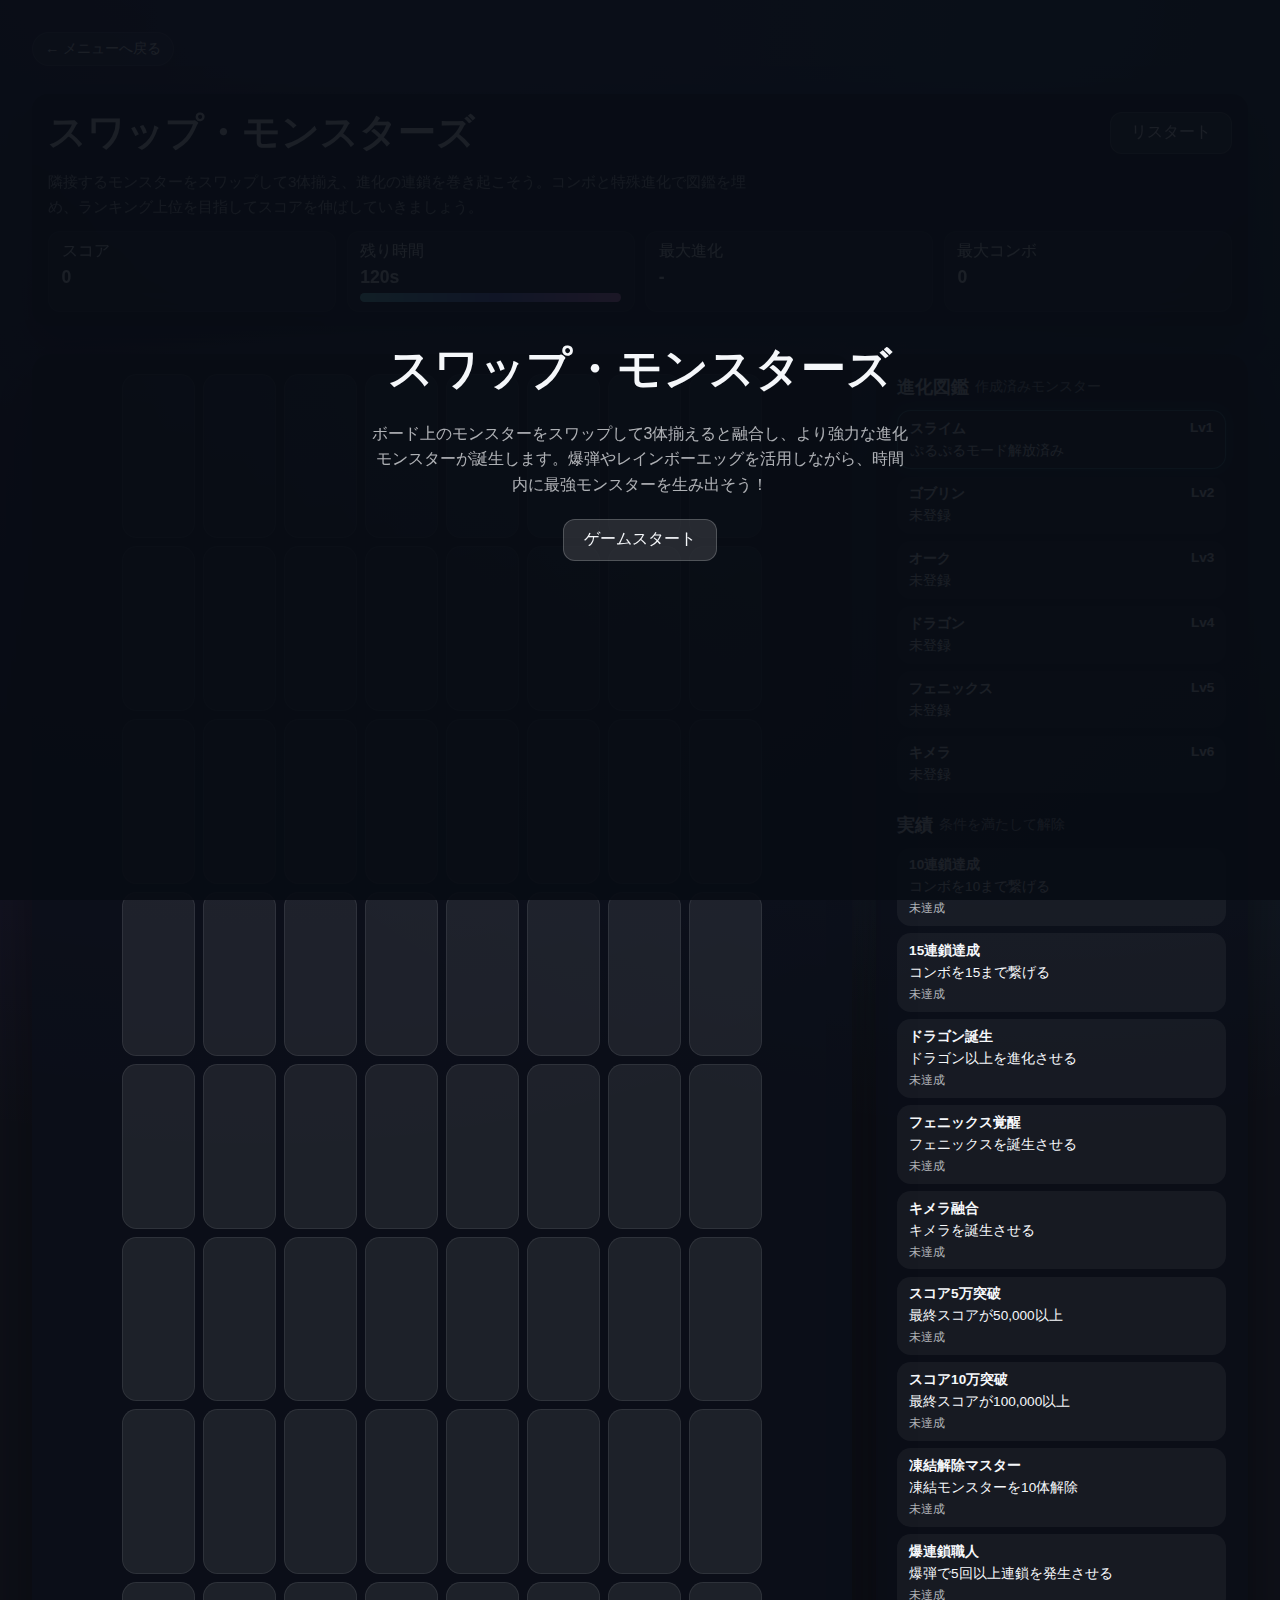
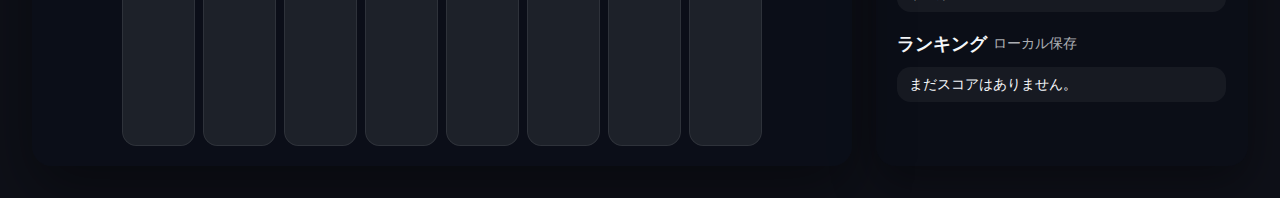
<file: swapmonsters.html>
<!DOCTYPE html>
<html lang="ja">
<head>
  <meta charset="utf-8" />
  <meta name="viewport" content="width=device-width, initial-scale=1.0, maximum-scale=1.0, user-scalable=no" />
  <title>スワップ・モンスターズ</title>
  <style>
    :root {
      color-scheme: dark light;
      --bg: radial-gradient(circle at 20% -10%, rgba(145, 96, 255, 0.22), transparent 60%),
              radial-gradient(circle at 80% 0%, rgba(70, 200, 255, 0.18), transparent 55%),
              #0e1018;
      --panel: rgba(16, 20, 32, 0.78);
      --accent: #7df5ff;
      --accent-strong: #ff96f5;
      --text: #f5f7fa;
      --muted: rgba(245, 247, 250, 0.7);
      --safe-top: env(safe-area-inset-top, 0px);
      --safe-right: env(safe-area-inset-right, 0px);
      --safe-bottom: env(safe-area-inset-bottom, 0px);
      --safe-left: env(safe-area-inset-left, 0px);
      font-family: 'Segoe UI', 'Hiragino Sans', 'Noto Sans JP', sans-serif;
    }
    * {
      box-sizing: border-box;
      touch-action: manipulation;
    }
    body {
      margin: 0;
      min-height: 100vh;
      min-height: 100dvh;
      background: var(--bg);
      color: var(--text);
      display: flex;
      flex-direction: column;
      padding: clamp(1rem, 3vw, 2rem);
      padding-top: calc(clamp(1rem, 3vw, 2rem) + var(--safe-top));
      padding-bottom: calc(clamp(1rem, 3vw, 2rem) + var(--safe-bottom));
      padding-left: calc(clamp(1rem, 3vw, 2rem) + var(--safe-left));
      padding-right: calc(clamp(1rem, 3vw, 2rem) + var(--safe-right));
      gap: clamp(1rem, 2.5vw, 1.75rem);
      overflow: hidden;
    }
    header {
      display: grid;
      gap: 0.75rem;
      background: rgba(10, 14, 26, 0.72);
      padding: 0.85rem 1rem;
      border-radius: 1rem;
      box-shadow: 0 18px 42px rgba(0, 0, 0, 0.35);
      backdrop-filter: blur(14px);
    }
    header .top-row {
      display: flex;
      flex-wrap: wrap;
      gap: 0.75rem;
      align-items: center;
      justify-content: space-between;
    }
    header h1 {
      margin: 0;
      font-size: clamp(1.8rem, 3.6vw, 2.4rem);
    }
    header p {
      margin: 0;
      color: var(--muted);
      line-height: 1.6;
      font-size: 0.95rem;
      max-width: 720px;
    }
    .hud {
      display: grid;
      grid-template-columns: repeat(auto-fit, minmax(180px, 1fr));
      gap: 0.65rem;
      width: 100%;
    }
    .hud .hud-tile {
      background: rgba(255, 255, 255, 0.06);
      border-radius: 0.75rem;
      padding: 0.65rem 0.85rem;
      display: flex;
      flex-direction: column;
      gap: 0.3rem;
      box-shadow: inset 0 0 0 1px rgba(255, 255, 255, 0.06);
    }
    .hud .hud-tile strong {
      font-size: 1.1rem;
    }
    .time-bar {
      width: 100%;
      height: 0.55rem;
      border-radius: 999px;
      background: rgba(255, 255, 255, 0.12);
      overflow: hidden;
      position: relative;
    }
    .time-bar span {
      position: absolute;
      inset: 0;
      background: linear-gradient(90deg, #7df5ff, #6f85ff, #ff96f5);
      transform-origin: left center;
      transform: scaleX(1);
      transition: transform 0.2s ease;
    }
    main {
      flex: 1;
      display: grid;
      gap: clamp(1rem, 3vw, 1.5rem);
      grid-template-columns: minmax(0, 2.2fr) minmax(0, 1fr);
    }
    .board-shell {
      position: relative;
      background: rgba(10, 14, 24, 0.78);
      border-radius: 1.25rem;
      padding: clamp(1rem, 2vw, 1.25rem);
      display: flex;
      align-items: stretch;
      justify-content: center;
      overflow: hidden;
      box-shadow: 0 24px 60px rgba(0, 0, 0, 0.4);
    }
    .board {
      width: min(88vw, 640px);
      aspect-ratio: 1 / 1;
      display: grid;
      grid-template-columns: repeat(var(--size), 1fr);
      gap: clamp(0.25rem, 1.4vw, 0.5rem);
      position: relative;
      user-select: none;
      touch-action: none;
    }
    .tile {
      position: relative;
      border: none;
      border-radius: 0.9rem;
      background: rgba(255, 255, 255, 0.08);
      color: inherit;
      display: flex;
      flex-direction: column;
      justify-content: center;
      align-items: center;
      gap: 0.15rem;
      font-weight: 600;
      padding: 0.4rem;
      cursor: pointer;
      transition: transform 0.15s ease, filter 0.2s ease, box-shadow 0.2s ease;
      box-shadow: inset 0 0 0 1px rgba(255, 255, 255, 0.08);
      overflow: hidden;
      touch-action: none;
    }
    .tile::after {
      content: '';
      position: absolute;
      inset: 0;
      border-radius: inherit;
      opacity: 0;
      background: radial-gradient(circle at center, rgba(255, 255, 255, 0.38), transparent 70%);
      transition: opacity 0.2s ease;
      pointer-events: none;
    }
    .tile span.label {
      font-size: clamp(0.7rem, 1.8vw, 0.95rem);
      text-shadow: 0 0 6px rgba(0, 0, 0, 0.4);
    }
    .tile span.level {
      font-size: clamp(0.6rem, 1.6vw, 0.8rem);
      opacity: 0.8;
    }
    .tile.selected {
      transform: scale(1.04);
      filter: brightness(1.1);
      box-shadow: 0 0 0 2px rgba(255, 255, 255, 0.45), 0 12px 24px rgba(0, 0, 0, 0.35);
    }
    .tile.highlight::after {
      opacity: 1;
      animation: pulse 0.4s ease alternate infinite;
    }
    .tile.frozen {
      cursor: not-allowed;
    }
    .tile.frozen::before {
      content: '\\2744';
      position: absolute;
      font-size: clamp(1.4rem, 3vw, 1.8rem);
      inset: 0;
      display: grid;
      place-items: center;
      color: rgba(255, 255, 255, 0.95);
      text-shadow: 0 0 10px rgba(90, 210, 255, 0.8);
      backdrop-filter: blur(2px);
      pointer-events: none;
    }
    .tile.special-bomb::after {
      opacity: 1;
      background: radial-gradient(circle at center, rgba(255, 240, 170, 0.5), transparent 65%);
    }
    .tile.special-rainbow {
      animation: rainbowCycle 2.2s linear infinite;
    }
    .tile.chain-surge {
      animation: surge 0.45s ease;
    }
    canvas.fx-layer {
      position: absolute;
      inset: clamp(1rem, 2vw, 1.25rem);
      width: calc(100% - clamp(1rem, 2vw, 1.25rem) * 2);
      height: calc(100% - clamp(1rem, 2vw, 1.25rem) * 2);
      pointer-events: none;
    }
    .side-panel {
      background: rgba(10, 14, 24, 0.68);
      border-radius: 1.25rem;
      padding: clamp(1rem, 2vw, 1.35rem);
      display: flex;
      flex-direction: column;
      gap: 1.25rem;
      box-shadow: 0 18px 45px rgba(0, 0, 0, 0.35);
      overflow: hidden;
    }
    .panel-block {
      display: flex;
      flex-direction: column;
      gap: 0.65rem;
    }
    .panel-block h2 {
      margin: 0;
      font-size: 1.1rem;
      display: flex;
      align-items: center;
      gap: 0.35rem;
    }
    .panel-block h2 span {
      font-size: 0.85rem;
      font-weight: 500;
      color: var(--muted);
    }
    .codex-list,
    .achievement-list,
    .ranking-list {
      display: grid;
      gap: 0.45rem;
    }
    .codex-entry,
    .achievement,
    .ranking-entry {
      background: rgba(255, 255, 255, 0.05);
      border-radius: 0.85rem;
      padding: 0.55rem 0.75rem;
      display: flex;
      flex-direction: column;
      gap: 0.25rem;
      font-size: 0.85rem;
    }
    .codex-entry.unlocked {
      border: 1px solid rgba(125, 245, 255, 0.4);
      box-shadow: 0 0 14px rgba(125, 245, 255, 0.18);
    }
    .codex-entry .name-line {
      display: flex;
      justify-content: space-between;
      gap: 0.35rem;
      font-weight: 600;
    }
    .achievement.completed {
      border: 1px solid rgba(255, 240, 170, 0.35);
      box-shadow: 0 0 14px rgba(255, 240, 170, 0.2);
    }
    .achievement .status {
      font-size: 0.75rem;
      color: var(--muted);
    }
    .ranking-entry strong {
      font-size: 1.05rem;
    }
    .status-bar {
      min-height: 1.4rem;
      font-size: 0.95rem;
      color: var(--muted);
      display: flex;
      align-items: center;
    }
    .combo-banner {
      position: fixed;
      top: clamp(2.5rem, 6vw, 5rem);
      left: 50%;
      transform: translateX(-50%);
      padding: 0.65rem 1.25rem;
      border-radius: 999px;
      background: rgba(255, 255, 255, 0.15);
      backdrop-filter: blur(12px);
      box-shadow: 0 18px 45px rgba(0, 0, 0, 0.35);
      font-size: clamp(1rem, 3vw, 1.4rem);
      font-weight: 700;
      opacity: 0;
      pointer-events: none;
      transition: opacity 0.25s ease, transform 0.25s ease;
    }
    .combo-banner.active {
      opacity: 1;
      transform: translate(-50%, -0.5rem);
    }
    .overlay {
      position: fixed;
      inset: 0;
      background: rgba(8, 12, 20, 0.92);
      display: flex;
      flex-direction: column;
      align-items: center;
      justify-content: center;
      padding: clamp(1.5rem, 4vw, 3rem);
      text-align: center;
      gap: 1.35rem;
      z-index: 30;
      color: var(--text);
    }
    .overlay.hidden {
      display: none;
    }
    .overlay h1 {
      font-size: clamp(2rem, 5vw, 2.8rem);
      margin: 0;
    }
    .overlay p {
      margin: 0;
      color: var(--muted);
      line-height: 1.6;
      max-width: 540px;
    }
    .overlay .actions {
      display: flex;
      flex-wrap: wrap;
      gap: 0.75rem;
      justify-content: center;
    }
    button, .overlay button {
      font: inherit;
      border-radius: 0.75rem;
      border: 1px solid rgba(255, 255, 255, 0.2);
      background: rgba(255, 255, 255, 0.12);
      color: inherit;
      padding: 0.6rem 1.25rem;
      cursor: pointer;
      transition: transform 0.12s ease, background 0.18s ease, box-shadow 0.18s ease;
    }
    button:hover:not(:disabled) {
      background: rgba(255, 255, 255, 0.2);
      box-shadow: 0 8px 18px rgba(0, 0, 0, 0.3);
    }
    button:active:not(:disabled) {
      transform: scale(0.97);
    }
    .back-link {
      align-self: flex-start;
      text-decoration: none;
      color: inherit;
      display: inline-flex;
      align-items: center;
      gap: 0.35rem;
      font-size: 0.9rem;
      padding: 0.4rem 0.75rem;
      border-radius: 999px;
      background: rgba(255, 255, 255, 0.08);
      border: 1px solid rgba(255, 255, 255, 0.15);
    }
    .result-stats {
      display: grid;
      gap: 0.75rem;
      width: min(480px, 100%);
    }
    .result-stats .stat {
      background: rgba(255, 255, 255, 0.08);
      padding: 0.75rem 1rem;
      border-radius: 0.9rem;
      display: flex;
      justify-content: space-between;
      align-items: center;
    }
    body.shake {
      animation: shake 0.3s linear;
    }
    @keyframes shake {
      0%, 100% { transform: translate3d(0, 0, 0); }
      25% { transform: translate3d(-6px, 3px, 0); }
      50% { transform: translate3d(5px, -4px, 0); }
      75% { transform: translate3d(-4px, -3px, 0); }
    }
    @keyframes pulse {
      from { opacity: 0.3; }
      to { opacity: 0.8; }
    }
    @keyframes rainbowCycle {
      0% { filter: hue-rotate(0deg) brightness(1.05); }
      50% { filter: hue-rotate(180deg) brightness(1.1); }
      100% { filter: hue-rotate(360deg) brightness(1.05); }
    }
    @keyframes surge {
      0% { transform: scale(1); }
      40% { transform: scale(1.08); }
      100% { transform: scale(1); }
    }
    @media (max-width: 1024px) {
      main {
        grid-template-columns: 1fr;
        grid-template-rows: auto auto;
      }
      .board {
        width: min(94vw, 520px);
      }
    }
    @media (max-width: 640px) {
      body {
        padding: 1rem;
      }
      header .top-row {
        flex-direction: column;
        align-items: flex-start;
      }
      .hud {
        grid-template-columns: repeat(auto-fit, minmax(150px, 1fr));
      }
      .board-shell {
        padding: 0.75rem;
      }
      .board {
        gap: 0.25rem;
      }
      .tile {
        border-radius: 0.6rem;
      }
    }
  </style>
</head>
<body>
  <a class="back-link" href="index.html">&larr; メニューへ戻る</a>
  <header>
    <div class="top-row">
      <h1>スワップ・モンスターズ</h1>
      <button id="restartBtn" type="button">リスタート</button>
    </div>
    <p>隣接するモンスターをスワップして3体揃え、進化の連鎖を巻き起こそう。コンボと特殊進化で図鑑を埋め、ランキング上位を目指してスコアを伸ばしていきましょう。</p>
    <div class="hud">
      <div class="hud-tile">
        <span>スコア</span>
        <strong id="scoreValue">0</strong>
      </div>
      <div class="hud-tile">
        <span>残り時間</span>
        <strong><span id="timeValue">120</span>s</strong>
        <div class="time-bar"><span id="timeBar"></span></div>
      </div>
      <div class="hud-tile">
        <span>最大進化</span>
        <strong id="maxEvolution">-</strong>
      </div>
      <div class="hud-tile">
        <span>最大コンボ</span>
        <strong id="maxCombo">0</strong>
      </div>
    </div>
  </header>
  <main>
    <div class="board-shell">
      <div class="board" id="board" aria-label="ゲームボード" role="grid"></div>
      <canvas class="fx-layer" id="fxCanvas"></canvas>
    </div>
    <aside class="side-panel">
      <div class="panel-block">
        <h2>進化図鑑 <span>作成済みモンスター</span></h2>
        <div class="codex-list" id="codexList"></div>
      </div>
      <div class="panel-block">
        <h2>実績 <span>条件を満たして解除</span></h2>
        <div class="achievement-list" id="achievementList"></div>
      </div>
      <div class="panel-block">
        <h2>ランキング <span>ローカル保存</span></h2>
        <div class="ranking-list" id="rankingList"></div>
      </div>
      <div class="status-bar" id="statusBar"></div>
    </aside>
  </main>
  <div class="combo-banner" id="comboBanner"></div>
  <div class="overlay" id="startOverlay">
    <h1>スワップ・モンスターズ</h1>
    <p>ボード上のモンスターをスワップして3体揃えると融合し、より強力な進化モンスターが誕生します。爆弾やレインボーエッグを活用しながら、時間内に最強モンスターを生み出そう！</p>
    <div class="actions">
      <button id="startBtn" type="button">ゲームスタート</button>
    </div>
  </div>
  <div class="overlay hidden" id="resultOverlay">
    <h1>リザルト</h1>
    <div class="result-stats">
      <div class="stat"><span>最終スコア</span><strong id="resultScore">0</strong></div>
      <div class="stat"><span>最大進化モンスター</span><strong id="resultEvolution">-</strong></div>
      <div class="stat"><span>最大コンボ</span><strong id="resultCombo">0</strong></div>
    </div>
    <p id="resultMessage">次はさらに進化連鎖を狙おう！</p>
    <div class="actions">
      <button id="retryBtn" type="button">もう一度</button>
      <button id="resultMenuBtn" type="button" onclick="window.location.href='index.html'">メニューに戻る</button>
    </div>
  </div>
  <script>
    (() => {
      const BOARD_SIZE = 8;
      const TIME_LIMIT = 120;
      const BASE_SCORE = 120;
      const COMBO_STEP = 0.45;
      const BOMB_RADIUS = 1;
      const SPECIAL_PROB = {
        bomb: 0.07,
        rainbow: 0.045,
        frozen: 0.08
      };
      const STORAGE_KEYS = {
        ranking: 'swapmonsters_ranking',
        achievements: 'swapmonsters_achievements',
        codex: 'swapmonsters_codex'
      };

      const elements = [
        { id: 'aqua', label: 'アクア', colors: ['#4ecbff', '#2a6dff'], glow: 'rgba(110, 210, 255, 0.65)' },
        { id: 'ember', label: 'エンバー', colors: ['#ff8b5d', '#ff3d7f'], glow: 'rgba(255, 120, 90, 0.6)' },
        { id: 'terra', label: 'テラ', colors: ['#5dff9e', '#1fba7f'], glow: 'rgba(120, 255, 200, 0.6)' },
        { id: 'volt', label: 'ヴォルト', colors: ['#ffe76d', '#ff7b1f'], glow: 'rgba(255, 235, 120, 0.62)' },
        { id: 'myst', label: 'ミスト', colors: ['#c18bff', '#7139ff'], glow: 'rgba(170, 120, 255, 0.65)' }
      ];

      const evolutionStages = [
        { level: 1, name: 'スライム', flair: 'ぷるぷる' },
        { level: 2, name: 'ゴブリン', flair: '素早い' },
        { level: 3, name: 'オーク', flair: '剛腕' },
        { level: 4, name: 'ドラゴン', flair: '火炎' },
        { level: 5, name: 'フェニックス', flair: '不死鳥' },
        { level: 6, name: 'キメラ', flair: '禁断' }
      ];
      const maxLevel = evolutionStages[evolutionStages.length - 1].level;

      const achievementDefs = [
        { id: 'combo10', name: '10連鎖達成', description: 'コンボを10まで繋げる', condition: (ctx) => ctx.maxCombo >= 10 },
        { id: 'combo15', name: '15連鎖達成', description: 'コンボを15まで繋げる', condition: (ctx) => ctx.maxCombo >= 15 },
        { id: 'dragonBorn', name: 'ドラゴン誕生', description: 'ドラゴン以上を進化させる', condition: (ctx) => ctx.bestLevel >= 4 },
        { id: 'phoenix', name: 'フェニックス覚醒', description: 'フェニックスを誕生させる', condition: (ctx) => ctx.bestLevel >= 5 },
        { id: 'chimera', name: 'キメラ融合', description: 'キメラを誕生させる', condition: (ctx) => ctx.bestLevel >= 6 },
        { id: 'score50k', name: 'スコア5万突破', description: '最終スコアが50,000以上', condition: (ctx) => ctx.score >= 50000 },
        { id: 'score100k', name: 'スコア10万突破', description: '最終スコアが100,000以上', condition: (ctx) => ctx.score >= 100000 },
        { id: 'frozenBreak', name: '凍結解除マスター', description: '凍結モンスターを10体解除', condition: (ctx) => ctx.unfrozen >= 10 },
        { id: 'bombChain', name: '爆連鎖職人', description: '爆弾で5回以上連鎖を発生させる', condition: (ctx) => ctx.bombChains >= 5 }
      ];

      const boardEl = document.getElementById('board');
      const scoreEl = document.getElementById('scoreValue');
      const timeEl = document.getElementById('timeValue');
      const timeBarEl = document.getElementById('timeBar');
      const maxEvolutionEl = document.getElementById('maxEvolution');
      const maxComboEl = document.getElementById('maxCombo');
      const codexListEl = document.getElementById('codexList');
      const achievementListEl = document.getElementById('achievementList');
      const rankingListEl = document.getElementById('rankingList');
      const statusBarEl = document.getElementById('statusBar');
      const comboBannerEl = document.getElementById('comboBanner');
      const fxCanvas = document.getElementById('fxCanvas');
      const startOverlay = document.getElementById('startOverlay');
      const resultOverlay = document.getElementById('resultOverlay');
      const resultScoreEl = document.getElementById('resultScore');
      const resultEvolutionEl = document.getElementById('resultEvolution');
      const resultComboEl = document.getElementById('resultCombo');
      const resultMessageEl = document.getElementById('resultMessage');
      const startBtn = document.getElementById('startBtn');
      const retryBtn = document.getElementById('retryBtn');
      const restartBtn = document.getElementById('restartBtn');

      let grid = [];
      let tileEls = [];
      let selectedTile = null;
      let pointerState = null;
      let busy = false;
      let gameActive = false;
      let startTimestamp = 0;
      let score = 0;
      let comboChain = 0;
      let maxCombo = 0;
      let bestLevel = 1;
      let frozenReleased = 0;
      let bombChains = 0;
      let timerFrame = null;
      let codexState = loadFromStorage(STORAGE_KEYS.codex, {});
      let achievementsState = loadFromStorage(STORAGE_KEYS.achievements, {});
      let rankingState = loadFromStorage(STORAGE_KEYS.ranking, []);
      let audio = null;
      let fxCtx = fxCanvas.getContext('2d');
      let particles = [];
      let comboBannerTimer = null;

      if (!codexState || typeof codexState !== 'object') codexState = {};
      if (!achievementsState || typeof achievementsState !== 'object') achievementsState = {};
      if (!Array.isArray(rankingState)) rankingState = [];

      const ctxStats = {
        get score() { return score; },
        get maxCombo() { return maxCombo; },
        get bestLevel() { return bestLevel; },
        get unfrozen() { return frozenReleased; },
        get bombChains() { return bombChains; }
      };

      function loadFromStorage(key, fallback) {
        try {
          const raw = localStorage.getItem(key);
          if (!raw) return fallback;
          const parsed = JSON.parse(raw);
          return parsed ?? fallback;
        } catch (err) {
          return fallback;
        }
      }

      function saveToStorage(key, value) {
        try {
          localStorage.setItem(key, JSON.stringify(value));
        } catch (err) {
          // ignore
        }
      }

      function initBoardElements() {
        boardEl.style.setProperty('--size', BOARD_SIZE);
        boardEl.innerHTML = '';
        tileEls = new Array(BOARD_SIZE).fill(null).map(() => new Array(BOARD_SIZE).fill(null));
        for (let r = 0; r < BOARD_SIZE; r++) {
          for (let c = 0; c < BOARD_SIZE; c++) {
            const btn = document.createElement('button');
            btn.className = 'tile';
            btn.type = 'button';
            btn.setAttribute('data-row', r);
            btn.setAttribute('data-col', c);
            btn.setAttribute('role', 'gridcell');
            btn.addEventListener('pointerdown', handlePointerDown);
            btn.addEventListener('pointermove', handlePointerMove);
            btn.addEventListener('pointerup', handlePointerUp);
            btn.addEventListener('pointercancel', handlePointerUp);
            btn.addEventListener('keydown', handleTileKey);
            boardEl.appendChild(btn);
            tileEls[r][c] = btn;
          }
        }
        resizeFxCanvas();
      }

      function createTile(row, col, level = 1) {
        const element = Math.floor(Math.random() * elements.length);
        const tile = {
          id: crypto.randomUUID ? crypto.randomUUID() : `${Date.now()}-${Math.random()}`,
          row,
          col,
          element,
          level,
          special: null,
          frozen: false
        };
        if (level === 1) {
          const roll = Math.random();
          if (roll < SPECIAL_PROB.rainbow) {
            tile.special = 'rainbow';
          } else if (roll < SPECIAL_PROB.rainbow + SPECIAL_PROB.bomb) {
            tile.special = 'bomb';
          } else if (Math.random() < SPECIAL_PROB.frozen) {
            tile.frozen = true;
          }
        }
        return tile;
      }

      function cloneTile(tile) {
        return {
          id: tile.id,
          row: tile.row,
          col: tile.col,
          element: tile.element,
          level: tile.level,
          special: tile.special,
          frozen: tile.frozen
        };
      }

      function fillBoard() {
        grid = new Array(BOARD_SIZE).fill(null).map(() => new Array(BOARD_SIZE).fill(null));
        let attempts = 0;
        do {
          attempts++;
          for (let r = 0; r < BOARD_SIZE; r++) {
            for (let c = 0; c < BOARD_SIZE; c++) {
              grid[r][c] = createTile(r, c, 1);
            }
          }
        } while ((hasInitialMatches() || !hasAnyMoves()) && attempts < 40);
        renderBoard();
      }

      function hasInitialMatches() {
        const matches = findMatches();
        return matches.length > 0;
      }

      function renderBoard() {
        for (let r = 0; r < BOARD_SIZE; r++) {
          for (let c = 0; c < BOARD_SIZE; c++) {
            const tile = grid[r][c];
            const btn = tileEls[r][c];
            if (!tile) {
              btn.classList.add('empty');
              btn.style.background = 'transparent';
              btn.textContent = '';
              continue;
            }
            btn.classList.remove('empty', 'highlight', 'chain-surge');
            btn.dataset.row = tile.row;
            btn.dataset.col = tile.col;
            btn.dataset.level = tile.level;
            btn.dataset.element = tile.element;
            btn.dataset.special = tile.special || '';
            btn.classList.toggle('selected', selectedTile && selectedTile.id === tile.id);
            btn.classList.toggle('frozen', !!tile.frozen);
            btn.classList.toggle('special-bomb', tile.special === 'bomb');
            btn.classList.toggle('special-rainbow', tile.special === 'rainbow');
            const palette = elements[tile.element];
            const grad = `linear-gradient(145deg, ${palette.colors[0]}, ${palette.colors[1]})`;
            btn.style.background = grad;
            btn.style.boxShadow = `0 12px 20px rgba(0,0,0,0.35), inset 0 0 0 1px rgba(255,255,255,0.12), inset 0 0 18px ${palette.glow}`;
            const stage = evolutionStages.find((st) => st.level === tile.level) || evolutionStages[evolutionStages.length - 1];
            btn.innerHTML = `<span class="label">${stage.name}</span><span class="level">Lv${tile.level}・${elements[tile.element].label}</span>`;
          }
        }
      }

      function startGame() {
        resetStats();
        initBoardElements();
        fillBoard();
        updateCodexUI();
        updateAchievementsUI();
        updateRankingUI();
        updateHUD();
        startOverlay.classList.add('hidden');
        resultOverlay.classList.add('hidden');
        gameActive = true;
        startTimestamp = performance.now();
        if (timerFrame) cancelAnimationFrame(timerFrame);
        timerFrame = requestAnimationFrame(updateTimer);
        ensureAudio();
        showStatus('モンスターをスワップして進化させよう！');
      }

      function resetStats() {
        score = 0;
        comboChain = 0;
        maxCombo = 0;
        bestLevel = 1;
        frozenReleased = 0;
        bombChains = 0;
        selectedTile = null;
        busy = false;
        gameActive = false;
        particles = [];
        if (fxCtx) {
          fxCtx.clearRect(0, 0, fxCanvas.width, fxCanvas.height);
        }
        tickParticles.last = null;
      }

      function updateTimer(now) {
        if (!gameActive) return;
        const elapsed = (now - startTimestamp) / 1000;
        const remaining = Math.max(0, TIME_LIMIT - elapsed);
        timeEl.textContent = remaining.toFixed(0);
        const ratio = remaining / TIME_LIMIT;
        timeBarEl.style.transform = `scaleX(${Math.max(0, ratio)})`;
        if (remaining <= 0) {
          finishGame('time');
        } else {
          timerFrame = requestAnimationFrame(updateTimer);
          if (audio) audio.setTempo(1 + (1 - ratio) * 0.8);
        }
      }

      function ensureAudio() {
        if (audio) {
          audio.start();
          return;
        }
        audio = createAudioSystem();
        audio.start();
      }

      function createAudioSystem() {
        const AudioContext = window.AudioContext || window.webkitAudioContext;
        if (!AudioContext) {
          return {
            start() {},
            play(name) {},
            setTempo() {}
          };
        }
        const ctx = new AudioContext();
        let unlocked = false;
        let tempo = 1;
        const beatInterval = 0.8;
        let nextBeat = 0;
        function ensureUnlocked() {
          if (!unlocked) {
            const osc = ctx.createOscillator();
            osc.frequency.value = 0;
            osc.connect(ctx.destination);
            osc.start();
            osc.stop(ctx.currentTime + 0.01);
            unlocked = true;
          }
        }
        function scheduleBeat() {
          if (ctx.state !== 'running') return;
          const now = ctx.currentTime;
          if (now + 0.1 < nextBeat) return;
          const interval = beatInterval / tempo;
          nextBeat = Math.max(nextBeat, now);
          for (let i = 0; i < 2; i++) {
            const t = nextBeat + i * interval;
            triggerBass(t);
            triggerHat(t + interval * 0.5);
          }
          nextBeat += interval * 2;
        }
        function triggerBass(time) {
          const osc = ctx.createOscillator();
          const gain = ctx.createGain();
          osc.type = 'sawtooth';
          osc.frequency.setValueAtTime(120, time);
          osc.frequency.exponentialRampToValueAtTime(60, time + 0.3 / tempo);
          gain.gain.setValueAtTime(0.18, time);
          gain.gain.exponentialRampToValueAtTime(0.001, time + 0.4 / tempo);
          osc.connect(gain).connect(ctx.destination);
          osc.start(time);
          osc.stop(time + 0.5 / tempo);
        }
        function triggerHat(time) {
          const buffer = ctx.createBuffer(1, ctx.sampleRate * 0.08, ctx.sampleRate);
          const data = buffer.getChannelData(0);
          for (let i = 0; i < data.length; i++) {
            data[i] = Math.random() * 2 - 1;
          }
          const noise = ctx.createBufferSource();
          noise.buffer = buffer;
          const filter = ctx.createBiquadFilter();
          filter.type = 'highpass';
          filter.frequency.value = 5000;
          const gain = ctx.createGain();
          gain.gain.setValueAtTime(0.12, time);
          gain.gain.exponentialRampToValueAtTime(0.001, time + 0.05 / tempo);
          noise.connect(filter).connect(gain).connect(ctx.destination);
          noise.start(time);
          noise.stop(time + 0.07 / tempo);
        }
        function play(name) {
          ensureUnlocked();
          const now = ctx.currentTime;
          if (name === 'match') {
            const osc = ctx.createOscillator();
            const gain = ctx.createGain();
            osc.type = 'triangle';
            osc.frequency.setValueAtTime(420, now);
            osc.frequency.exponentialRampToValueAtTime(240, now + 0.25);
            gain.gain.setValueAtTime(0.25, now);
            gain.gain.exponentialRampToValueAtTime(0.001, now + 0.28);
            osc.connect(gain).connect(ctx.destination);
            osc.start(now);
            osc.stop(now + 0.3);
          } else if (name === 'evolve') {
            const osc = ctx.createOscillator();
            const gain = ctx.createGain();
            osc.type = 'sine';
            osc.frequency.setValueAtTime(520, now);
            osc.frequency.linearRampToValueAtTime(840, now + 0.32);
            gain.gain.setValueAtTime(0.28, now);
            gain.gain.exponentialRampToValueAtTime(0.001, now + 0.4);
            osc.connect(gain).connect(ctx.destination);
            osc.start(now);
            osc.stop(now + 0.45);
          } else if (name === 'fail') {
            const osc = ctx.createOscillator();
            const gain = ctx.createGain();
            osc.type = 'square';
            osc.frequency.setValueAtTime(200, now);
            osc.frequency.linearRampToValueAtTime(140, now + 0.2);
            gain.gain.setValueAtTime(0.2, now);
            gain.gain.linearRampToValueAtTime(0.001, now + 0.2);
            osc.connect(gain).connect(ctx.destination);
            osc.start(now);
            osc.stop(now + 0.22);
          } else if (name === 'combo') {
            const osc = ctx.createOscillator();
            const gain = ctx.createGain();
            osc.type = 'sine';
            osc.frequency.setValueAtTime(660, now);
            osc.frequency.linearRampToValueAtTime(1040, now + 0.18);
            gain.gain.setValueAtTime(0.18, now);
            gain.gain.linearRampToValueAtTime(0.001, now + 0.2);
            osc.connect(gain).connect(ctx.destination);
            osc.start(now);
            osc.stop(now + 0.22);
          }
        }
        function start() {
          ctx.resume().catch(() => {});
          ensureUnlocked();
          nextBeat = ctx.currentTime;
          if ('requestAudioWorklet' in ctx) {
            // ignore
          }
          const loop = () => {
            if (ctx.state === 'running') {
              scheduleBeat();
            }
            requestAnimationFrame(loop);
          };
          requestAnimationFrame(loop);
        }
        function setTempo(value) {
          tempo = Math.max(0.5, Math.min(2.4, value));
        }
        return { start, play, setTempo };
      }

      function updateHUD() {
        scoreEl.textContent = Math.floor(score).toLocaleString('ja-JP');
        maxComboEl.textContent = maxCombo.toString();
        const stage = evolutionStages.find((st) => st.level === bestLevel) || evolutionStages[evolutionStages.length - 1];
        maxEvolutionEl.textContent = `${stage.name} (Lv${stage.level})`;
      }

      function handlePointerDown(event) {
        if (!gameActive || busy) return;
        const btn = event.currentTarget;
        const row = Number(btn.dataset.row);
        const col = Number(btn.dataset.col);
        const tile = grid[row][col];
        if (!tile || tile.frozen) {
          showStatus(tile ? '凍結中！隣で揃えて解除しよう。' : '');
          return;
        }
        pointerState = {
          id: event.pointerId,
          startTile: tile,
          startX: event.clientX,
          startY: event.clientY,
          swapped: false
        };
        btn.setPointerCapture(event.pointerId);
        selectTile(tile);
      }

      function handlePointerMove(event) {
        if (!pointerState || pointerState.id !== event.pointerId || pointerState.swapped || busy || !gameActive) return;
        const dx = event.clientX - pointerState.startX;
        const dy = event.clientY - pointerState.startY;
        const threshold = 20;
        if (Math.abs(dx) < threshold && Math.abs(dy) < threshold) return;
        const tile = pointerState.startTile;
        let target = null;
        if (Math.abs(dx) > Math.abs(dy)) {
          const dir = dx > 0 ? 1 : -1;
          if (withinBounds(tile.row, tile.col + dir)) target = grid[tile.row][tile.col + dir];
        } else {
          const dir = dy > 0 ? 1 : -1;
          if (withinBounds(tile.row + dir, tile.col)) target = grid[tile.row + dir][tile.col];
        }
        if (target && !target.frozen) {
          pointerState.swapped = true;
          attemptSwap(tile, target);
        }
      }

      function handlePointerUp(event) {
        if (pointerState && pointerState.id === event.pointerId) {
          const tile = pointerState.startTile;
          if (!pointerState.swapped && tile && !tile.frozen && !busy && gameActive) {
            handleTileSelection(tile);
          }
          pointerState = null;
        }
        const btn = event.currentTarget;
        if (btn && event.pointerId) {
          try { btn.releasePointerCapture(event.pointerId); } catch (err) {}
        }
      }

      function handleTileSelection(tile) {
        if (!selectedTile) {
          selectTile(tile);
          return;
        }
        if (selectedTile.id === tile.id) {
          selectTile(null);
          return;
        }
        if (isAdjacent(selectedTile, tile)) {
          attemptSwap(selectedTile, tile);
        } else {
          selectTile(tile);
        }
      }

      function handleTileKey(event) {
        if (!gameActive || busy) return;
        const row = Number(this.dataset.row);
        const col = Number(this.dataset.col);
        const tile = grid[row][col];
        if (!tile || tile.frozen) return;
        const key = event.key;
        let target = null;
        if (key === 'Enter' || key === ' ') {
          event.preventDefault();
          handleTileSelection(tile);
          return;
        }
        if (key === 'ArrowUp') target = withinBounds(row - 1, col) ? grid[row - 1][col] : null;
        if (key === 'ArrowDown') target = withinBounds(row + 1, col) ? grid[row + 1][col] : null;
        if (key === 'ArrowLeft') target = withinBounds(row, col - 1) ? grid[row][col - 1] : null;
        if (key === 'ArrowRight') target = withinBounds(row, col + 1) ? grid[row][col + 1] : null;
        if (target && !target.frozen) {
          event.preventDefault();
          attemptSwap(tile, target);
        }
      }

      function selectTile(tile) {
        selectedTile = tile;
        renderBoard();
      }

      function attemptSwap(a, b) {
        if (!gameActive || busy) return;
        if (!a || !b) return;
        if (a.frozen || b.frozen) return;
        comboChain = 0;
        busy = true;
        swapTiles(a, b);
        renderBoard();
        const matches = findMatches();
        if (matches.length === 0) {
          swapTiles(a, b);
          renderBoard();
          busy = false;
          selectTile(null);
          if (audio) audio.play('fail');
          return;
        }
        resolveMatches(matches).then(() => {
          busy = false;
          selectTile(null);
        });
      }

      function swapTiles(a, b) {
        const tempRow = a.row;
        const tempCol = a.col;
        grid[a.row][a.col] = b;
        grid[b.row][b.col] = a;
        a.row = b.row;
        a.col = b.col;
        b.row = tempRow;
        b.col = tempCol;
      }
      function withinBounds(row, col) {
        return row >= 0 && row < BOARD_SIZE && col >= 0 && col < BOARD_SIZE;
      }

      function isAdjacent(a, b) {
        return Math.abs(a.row - b.row) + Math.abs(a.col - b.col) === 1;
      }

      function findMatches() {
        const groups = [];
        const pushMatch = (tiles) => {
          const realTiles = tiles.filter((t) => t.special !== 'rainbow');
          if (tiles.length >= 3 && realTiles.length > 0) {
            const base = realTiles[0];
            groups.push({
              tiles: new Set(tiles),
              element: base.element,
              level: base.level
            });
          }
        };

        // horizontal
        for (let r = 0; r < BOARD_SIZE; r++) {
          let sequence = [];
          let base = null;
          let hasReal = false;
          for (let c = 0; c < BOARD_SIZE; c++) {
            const tile = grid[r][c];
            if (!tile) {
              finalize();
              continue;
            }
            const tileBase = tile.special === 'rainbow' ? null : { element: tile.element, level: tile.level };
            if (sequence.length === 0) {
              sequence = [tile];
              if (tileBase) {
                base = tileBase;
                hasReal = true;
              } else {
                base = null;
                hasReal = false;
              }
            } else if (!tileBase) {
              sequence.push(tile);
            } else if (!base) {
              base = tileBase;
              hasReal = true;
              sequence.push(tile);
            } else if (base.element === tileBase.element && base.level === tileBase.level) {
              sequence.push(tile);
              hasReal = true;
            } else {
              finalize();
              sequence = [tile];
              base = tileBase;
              hasReal = true;
            }
          }
          finalize();

          function finalize() {
            if (sequence.length >= 3 && hasReal) {
              pushMatch([...sequence]);
            }
            sequence = [];
            base = null;
            hasReal = false;
          }
        }

        // vertical
        for (let c = 0; c < BOARD_SIZE; c++) {
          let sequence = [];
          let base = null;
          let hasReal = false;
          for (let r = 0; r < BOARD_SIZE; r++) {
            const tile = grid[r][c];
            if (!tile) {
              finalize();
              continue;
            }
            const tileBase = tile.special === 'rainbow' ? null : { element: tile.element, level: tile.level };
            if (sequence.length === 0) {
              sequence = [tile];
              if (tileBase) {
                base = tileBase;
                hasReal = true;
              } else {
                base = null;
                hasReal = false;
              }
            } else if (!tileBase) {
              sequence.push(tile);
            } else if (!base) {
              base = tileBase;
              hasReal = true;
              sequence.push(tile);
            } else if (base.element === tileBase.element && base.level === tileBase.level) {
              sequence.push(tile);
              hasReal = true;
            } else {
              finalize();
              sequence = [tile];
              base = tileBase;
              hasReal = true;
            }
          }
          finalize();

          function finalize() {
            if (sequence.length >= 3 && hasReal) {
              pushMatch([...sequence]);
            }
            sequence = [];
            base = null;
            hasReal = false;
          }
        }

        if (groups.length <= 1) return groups;
        const merged = [];
        for (const group of groups) {
          let mergedInto = null;
          for (const existing of merged) {
            if (intersects(existing.tiles, group.tiles)) {
              mergedInto = existing;
              break;
            }
          }
          if (mergedInto) {
            group.tiles.forEach((tile) => mergedInto.tiles.add(tile));
            mergedInto.level = Math.max(mergedInto.level, group.level);
          } else {
            merged.push({ tiles: new Set(group.tiles), element: group.element, level: group.level });
          }
        }
        return merged;
      }

      function intersects(setA, setB) {
        for (const item of setB) {
          if (setA.has(item)) return true;
        }
        return false;
      }

      function resolveMatches(initialMatches) {
        let promise = Promise.resolve();
        let localBombUsed = false;
        const processCascade = (matches) => {
          if (!matches || matches.length === 0) {
            comboChain = 0;
            return Promise.resolve();
          }
          comboChain += 1;
          maxCombo = Math.max(maxCombo, comboChain);
          showCombo(comboChain);
          if (audio) audio.play(comboChain > 1 ? 'combo' : 'match');
          bodyShake();
          highlightMatches(matches);
          const scoreGain = applyMatchEffects(matches);
          score += scoreGain * (1 + (comboChain - 1) * COMBO_STEP);
          updateHUD();
          return delay(260)
            .then(() => {
              clearHighlights(matches);
              collapseBoard();
              renderBoard();
              return delay(150);
            })
            .then(() => {
              const nextMatches = findMatches();
              if (matches.some((m) => Array.from(m.tiles).some((tile) => tile.special === 'bomb'))) {
                localBombUsed = true;
              }
              return processCascade(nextMatches);
            });
        };
        promise = promise.then(() => processCascade(initialMatches)).then(() => {
          if (localBombUsed) bombChains += 1;
          if (!hasAnyMoves()) {
            finishGame('nomove');
          }
        });
        return promise;
      }

      function highlightMatches(matches) {
        matches.forEach((match) => {
          match.tiles.forEach((tile) => {
            const btn = tileEls[tile.row][tile.col];
            if (btn) btn.classList.add('highlight');
          });
        });
      }

      function clearHighlights(matches) {
        matches.forEach((match) => {
          match.tiles.forEach((tile) => {
            const btn = tileEls[tile.row][tile.col];
            if (btn) btn.classList.remove('highlight');
          });
        });
      }

      function applyMatchEffects(matches) {
        let gained = 0;
        let tilesToRemove = new Set();
        let upgradeTargets = [];
        let frozenToRelease = new Set();
        matches.forEach((match) => {
          const tiles = Array.from(match.tiles);
          const realTiles = tiles.filter((tile) => tile.special !== 'rainbow');
          const baseTile = realTiles[0] || tiles[0];
          let target = baseTile;
          if (tiles.some((tile) => tile.special === 'bomb')) {
            target = tiles.find((tile) => tile.special !== 'rainbow') || tiles[0];
          }
          const nextLevel = Math.min(maxLevel, baseTile.level + 1);
          const stage = evolutionStages.find((st) => st.level === nextLevel) || evolutionStages[evolutionStages.length - 1];
          const comboBonus = Math.max(0, comboChain - 1) * 0.35;
          const basePoints = tiles.length * BASE_SCORE;
          const bonus = stage.level * 240 + tiles.length * 25;
          gained += (basePoints + bonus) * (1 + comboBonus);
          if (tiles.length >= 4 && nextLevel < maxLevel && Math.random() < 0.4) {
            target.special = 'rainbow';
          }
          tiles.forEach((tile) => {
            if (tile.id !== target.id) {
              tilesToRemove.add(tile);
            }
            if (tile.special === 'bomb') {
              const neighbors = getNeighbors(tile.row, tile.col, BOMB_RADIUS);
              neighbors.forEach((neighbor) => {
                if (neighbor.id !== target.id) tilesToRemove.add(neighbor);
              });
              spawnParticles(tile, elements[tile.element].glow, 28);
            }
            if (tile.special === 'rainbow') {
              spawnParticles(tile, 'rgba(255,255,255,0.85)', 20);
            }
          });
          tilesToRemove.forEach((tile) => {
            const neighbors = getNeighbors(tile.row, tile.col, 1);
            neighbors.forEach((neighbor) => {
              if (neighbor.frozen) frozenToRelease.add(neighbor);
            });
          });
          upgradeTargets.push({ tile: target, toLevel: nextLevel });
          spawnParticles(target, elements[target.element].glow, 36);
          if (audio) audio.play('evolve');
          bestLevel = Math.max(bestLevel, nextLevel);
          codexState[nextLevel] = true;
        });

        tilesToRemove.forEach((tile) => {
          grid[tile.row][tile.col] = null;
        });
        upgradeTargets.forEach(({ tile, toLevel }) => {
          tile.level = toLevel;
          if (tile.special !== 'rainbow') {
            tile.special = null;
          }
          tile.frozen = false;
        });
        frozenToRelease.forEach((tile) => {
          if (tile.frozen) {
            tile.frozen = false;
            frozenReleased += 1;
            spawnParticles(tile, 'rgba(160, 220, 255, 0.9)', 18);
          }
        });
        updateCodexUI();
        return gained;
      }

      function collapseBoard() {
        for (let c = 0; c < BOARD_SIZE; c++) {
          let writeRow = BOARD_SIZE - 1;
          for (let r = BOARD_SIZE - 1; r >= 0; r--) {
            const tile = grid[r][c];
            if (tile) {
              if (r !== writeRow) {
                grid[writeRow][c] = tile;
                tile.row = writeRow;
                tile.col = c;
                grid[r][c] = null;
              }
              writeRow--;
            }
          }
          for (let r = writeRow; r >= 0; r--) {
            const tile = createTile(r, c, 1);
            grid[r][c] = tile;
          }
        }
      }

      function getNeighbors(row, col, radius = 1) {
        const neighbors = new Set();
        for (let dr = -radius; dr <= radius; dr++) {
          for (let dc = -radius; dc <= radius; dc++) {
            if (Math.abs(dr) + Math.abs(dc) === 0) continue;
            const nr = row + dr;
            const nc = col + dc;
            if (withinBounds(nr, nc)) {
              const tile = grid[nr][nc];
              if (tile) neighbors.add(tile);
            }
          }
        }
        return neighbors;
      }

      function delay(ms) {
        return new Promise((resolve) => setTimeout(resolve, ms));
      }

      function showCombo(combo) {
        comboBannerEl.textContent = `${combo} COMBO!`;
        comboBannerEl.classList.add('active');
        if (comboBannerTimer) clearTimeout(comboBannerTimer);
        comboBannerTimer = setTimeout(() => {
          comboBannerEl.classList.remove('active');
        }, 1200);
      }

      function bodyShake() {
        document.body.classList.add('shake');
        setTimeout(() => document.body.classList.remove('shake'), 300);
      }

      function hasAnyMoves() {
        for (let r = 0; r < BOARD_SIZE; r++) {
          for (let c = 0; c < BOARD_SIZE; c++) {
            const tile = grid[r][c];
            if (!tile || tile.frozen) continue;
            const right = withinBounds(r, c + 1) ? grid[r][c + 1] : null;
            const down = withinBounds(r + 1, c) ? grid[r + 1][c] : null;
            if (right && !right.frozen && wouldCreateMatch(tile, right)) return true;
            if (down && !down.frozen && wouldCreateMatch(tile, down)) return true;
          }
        }
        return false;
      }

      function wouldCreateMatch(tileA, tileB) {
        swapTiles(tileA, tileB);
        const matches = findMatches();
        swapTiles(tileA, tileB);
        return matches.length > 0;
      }

      function showStatus(message) {
        statusBarEl.textContent = message || '';
        if (!message) return;
        statusBarEl.style.opacity = '1';
        setTimeout(() => {
          statusBarEl.style.opacity = '0.7';
        }, 1200);
      }

      function finishGame(reason) {
        if (!gameActive) return;
        gameActive = false;
        cancelAnimationFrame(timerFrame);
        timerFrame = null;
        comboBannerEl.classList.remove('active');
        selectTile(null);
        updateHUD();
        const stage = evolutionStages.find((st) => st.level === bestLevel) || evolutionStages[evolutionStages.length - 1];
        resultScoreEl.textContent = Math.floor(score).toLocaleString('ja-JP');
        resultEvolutionEl.textContent = `${stage.name} (Lv${stage.level})`;
        resultComboEl.textContent = maxCombo.toString();
        let message = '次はさらに進化連鎖を狙おう！';
        if (reason === 'time') message = '時間切れ！怒涛の進化は続く…';
        if (reason === 'nomove') message = '動かせる組み合わせがなくなった！新たな進化を求めよう。';
        resultMessageEl.textContent = message;
        resultOverlay.classList.remove('hidden');
        updateAchievements();
        updateAchievementsUI();
        updateCodexUI();
        updateRanking();
        updateRankingUI();
        showStatus('');
      }

      function updateAchievements() {
        achievementDefs.forEach((ach) => {
          if (achievementsState[ach.id]) return;
          if (ach.condition(ctxStats)) {
            achievementsState[ach.id] = true;
            showStatus(`実績「${ach.name}」を解除！`);
          }
        });
        saveToStorage(STORAGE_KEYS.achievements, achievementsState);
      }

      function updateAchievementsUI() {
        achievementListEl.innerHTML = '';
        achievementDefs.forEach((ach) => {
          const div = document.createElement('div');
          const completed = !!achievementsState[ach.id];
          div.className = `achievement${completed ? ' completed' : ''}`;
          div.innerHTML = `<strong>${ach.name}</strong><span>${ach.description}</span><span class="status">${completed ? '解除済み' : '未達成'}</span>`;
          achievementListEl.appendChild(div);
        });
      }

      function updateCodexUI() {
        codexListEl.innerHTML = '';
        evolutionStages.forEach((stage) => {
          const unlocked = stage.level === 1 || codexState[stage.level];
          const div = document.createElement('div');
          div.className = `codex-entry${unlocked ? ' unlocked' : ''}`;
          div.innerHTML = `<div class="name-line"><span>${stage.name}</span><span>Lv${stage.level}</span></div><span>${unlocked ? stage.flair + 'モード解放済み' : '未登録'}</span>`;
          codexListEl.appendChild(div);
        });
        saveToStorage(STORAGE_KEYS.codex, codexState);
      }

      function updateRanking() {
        rankingState.push({ score: Math.floor(score), date: new Date().toISOString(), bestLevel, maxCombo });
        rankingState.sort((a, b) => b.score - a.score);
        rankingState = rankingState.slice(0, 10);
        saveToStorage(STORAGE_KEYS.ranking, rankingState);
      }

      function updateRankingUI() {
        rankingListEl.innerHTML = '';
        if (!rankingState.length) {
          const div = document.createElement('div');
          div.className = 'ranking-entry';
          div.innerHTML = '<span>まだスコアはありません。</span>';
          rankingListEl.appendChild(div);
          return;
        }
        rankingState.forEach((entry, index) => {
          const stage = evolutionStages.find((st) => st.level === entry.bestLevel) || evolutionStages[evolutionStages.length - 1];
          const div = document.createElement('div');
          div.className = 'ranking-entry';
          const date = new Date(entry.date);
          const dateText = `${date.getFullYear()}/${(date.getMonth() + 1).toString().padStart(2, '0')}/${date.getDate().toString().padStart(2, '0')}`;
          div.innerHTML = `<strong>${index + 1}位</strong><span>${entry.score.toLocaleString('ja-JP')} pts</span><span>${stage.name}・最大コンボ${entry.maxCombo}</span><span>${dateText}</span>`;
          rankingListEl.appendChild(div);
        });
      }

      function spawnParticles(tile, color, count = 20) {
        const btn = tileEls[tile.row][tile.col];
        if (!btn) return;
        const rect = btn.getBoundingClientRect();
        const boardRect = boardEl.getBoundingClientRect();
        const cx = rect.left + rect.width / 2 - boardRect.left;
        const cy = rect.top + rect.height / 2 - boardRect.top;
        for (let i = 0; i < count; i++) {
          particles.push({
            x: cx,
            y: cy,
            vx: (Math.random() - 0.5) * 180,
            vy: (Math.random() - 0.5) * 180 - 40,
            life: 0.6 + Math.random() * 0.4,
            age: 0,
            color: color
          });
        }
        if (particles.length > 0) requestAnimationFrame(tickParticles);
      }

      function tickParticles(timestamp) {
        if (!fxCtx) return;
        if (!tickParticles.last) tickParticles.last = timestamp;
        const dt = Math.min(0.05, (timestamp - tickParticles.last) / 1000);
        tickParticles.last = timestamp;
        const boardRect = boardEl.getBoundingClientRect();
        resizeFxCanvas();
        fxCtx.clearRect(0, 0, fxCanvas.width, fxCanvas.height);
        particles = particles.filter((p) => {
          p.age += dt;
          if (p.age > p.life) return false;
          p.x += p.vx * dt;
          p.y += p.vy * dt;
          p.vy += 360 * dt;
          const alpha = 1 - p.age / p.life;
          fxCtx.fillStyle = colorWithAlpha(p.color, alpha);
          fxCtx.beginPath();
          fxCtx.arc(p.x, p.y, 4 * alpha + 1, 0, Math.PI * 2);
          fxCtx.fill();
          return true;
        });
        if (particles.length > 0) {
          requestAnimationFrame(tickParticles);
        } else {
          tickParticles.last = null;
        }
      }

      function colorWithAlpha(color, alpha) {
        if (color.startsWith('rgba')) {
          return color.replace(/rgba\(([^)]+)\)/, (match, values) => {
            const parts = values.split(',').map((v) => v.trim());
            return `rgba(${parts[0]}, ${parts[1]}, ${parts[2]}, ${alpha.toFixed(2)})`;
          });
        }
        if (color.startsWith('#')) {
          const bigint = parseInt(color.slice(1), 16);
          const r = (bigint >> 16) & 255;
          const g = (bigint >> 8) & 255;
          const b = bigint & 255;
          return `rgba(${r}, ${g}, ${b}, ${alpha.toFixed(2)})`;
        }
        return color;
      }

      function resizeFxCanvas() {
        const rect = boardEl.getBoundingClientRect();
        fxCanvas.width = rect.width;
        fxCanvas.height = rect.height;
      }

      function handleWindowResize() {
        resizeFxCanvas();
      }

      function bindEvents() {
        window.addEventListener('resize', handleWindowResize);
        startBtn.addEventListener('click', () => {
          startGame();
        });
        retryBtn.addEventListener('click', () => {
          startGame();
        });
        restartBtn.addEventListener('click', () => {
          startGame();
        });
        boardEl.addEventListener('contextmenu', (e) => e.preventDefault());
      }

      function init() {
        initBoardElements();
        updateCodexUI();
        updateAchievementsUI();
        updateRankingUI();
        bindEvents();
      }

      init();
    })();
  </script>
</body>
</html>
</file>
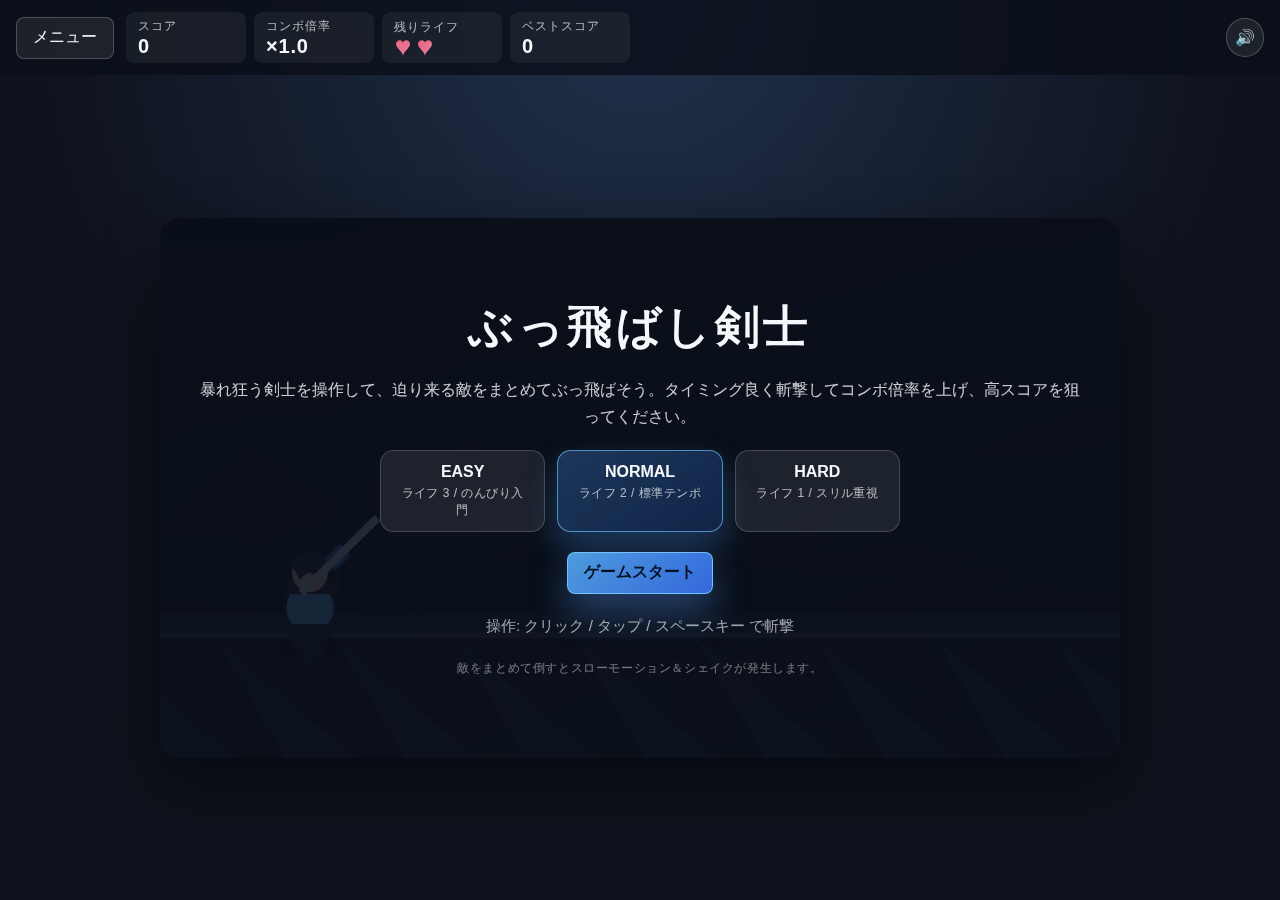
<file: swordsman.html>
<!DOCTYPE html>
<html lang="ja">
<head>
  <meta charset="utf-8" />
  <meta name="viewport" content="width=device-width, initial-scale=1.0, maximum-scale=1.0, user-scalable=no" />
  <link rel="stylesheet" href="styles/responsive.css" />
  <title>ぶっ飛ばし剣士</title>
  <style>
    :root {
      color-scheme: dark light;
      --bg: #0e121c;
      --panel: rgba(16, 22, 34, 0.86);
      --accent: #6dc7ff;
      --accent-strong: #4ec3ff;
      --danger: #ff6374;
      --text: #f5f7fa;
      --safe-top: env(safe-area-inset-top, 0px);
      --safe-right: env(safe-area-inset-right, 0px);
      --safe-bottom: env(safe-area-inset-bottom, 0px);
      --safe-left: env(safe-area-inset-left, 0px);
      font-family: 'Segoe UI', 'Hiragino Sans', sans-serif;
    }
    * { box-sizing: border-box; }
    body {
      margin: 0;
      min-height: 100vh;
      min-height: 100dvh;
      display: flex;
      flex-direction: column;
      background: radial-gradient(circle at top, rgba(90,140,220,0.25), transparent 55%), var(--bg);
      color: var(--text);
      padding-top: var(--safe-top);
      padding-bottom: var(--safe-bottom);
      padding-left: var(--safe-left);
      padding-right: var(--safe-right);
    }
    button {
      font: inherit;
      border-radius: 0.5rem;
      border: 1px solid rgba(255,255,255,0.22);
      background: rgba(255,255,255,0.08);
      color: inherit;
      padding: 0.6rem 1rem;
      cursor: pointer;
      transition: transform 0.12s ease, background 0.2s ease, box-shadow 0.2s ease;
      position: relative;
      overflow: hidden;
    }
    button::after {
      content: '';
      position: absolute;
      inset: 0;
      background: radial-gradient(circle at top, rgba(255,255,255,0.22), transparent 70%);
      opacity: 0;
      transition: opacity 0.2s ease;
      pointer-events: none;
    }
    button:hover:not(:disabled) {
      background: rgba(255,255,255,0.18);
    }
    button:hover:not(:disabled)::after { opacity: 0.4; }
    button:active:not(:disabled) { transform: scale(0.97); }
    button:disabled {
      cursor: not-allowed;
      opacity: 0.55;
    }
    .blade-app {
      display: flex;
      flex-direction: column;
      min-height: 100vh;
    }
    .blade-topbar {
      display: flex;
      align-items: center;
      justify-content: space-between;
      gap: 0.75rem;
      padding: 0.75rem 1rem;
      background: rgba(10, 15, 24, 0.82);
      backdrop-filter: blur(12px);
      position: sticky;
      top: var(--safe-top);
      z-index: 20;
    }
    .blade-controls {
      display: flex;
      align-items: center;
      gap: 0.75rem;
      flex: 1 1 auto;
      flex-wrap: wrap;
    }
    .blade-controls .blade-hud {
      flex: 1 1 auto;
    }
    .blade-hud {
      display: flex;
      gap: 0.5rem;
      flex-wrap: wrap;
      align-items: stretch;
    }
    .hud-item {
      display: flex;
      flex-direction: column;
      justify-content: center;
      padding: 0.35rem 0.75rem;
      background: rgba(255,255,255,0.06);
      border-radius: 0.55rem;
      min-width: 120px;
      transition: transform 0.15s ease, box-shadow 0.2s ease;
    }
    .hud-item span {
      font-size: 0.75rem;
      letter-spacing: 0.08em;
      text-transform: uppercase;
      opacity: 0.7;
    }
    .hud-item strong {
      font-size: 1.25rem;
      font-weight: 600;
      letter-spacing: 0.04em;
    }
    .hud-item.pulse {
      transform: translateY(-2px);
      box-shadow: 0 12px 28px rgba(80,160,255,0.32);
    }
    .blade-life {
      display: flex;
      gap: 0.25rem;
      align-items: center;
      margin-top: 0.25rem;
    }
    .blade-life .life-heart {
      width: 18px;
      height: 16px;
      background: linear-gradient(135deg, #ff6b83, #ff8fb3);
      clip-path: path('M9 3 C9 -1 16 -1 16 4 C16 8 9 12 9 16 C9 12 2 8 2 4 C2 -1 9 -1 9 3 Z');
      opacity: 0.9;
      filter: drop-shadow(0 2px 4px rgba(255,105,135,0.35));
    }
    .blade-life[data-danger="true"] .life-heart {
      animation: pulse 0.8s ease-in-out infinite;
    }
    @keyframes pulse {
      0%, 100% { transform: scale(1); opacity: 0.9; }
      50% { transform: scale(1.18); opacity: 1; }
    }
    .blade-stage {
      flex: 1 0 auto;
      display: flex;
      justify-content: center;
      align-items: center;
      padding: clamp(1rem, 4vw, 2.5rem);
    }
    .blade-canvas-shell {
      position: relative;
      width: 100%;
      max-width: 960px;
      --frame-max-width: 960px;
      --frame-horizontal-gap: clamp(1rem, 4vw, 2.5rem);
      --frame-vertical-gap: calc(clamp(1rem, 4vw, 2.5rem) + 8.5rem);
      --frame-min-width: 280px;
      aspect-ratio: 16 / 9;
      background: rgba(12, 18, 28, 0.82);
      border-radius: 1.2rem;
      overflow: hidden;
      box-shadow: 0 24px 60px rgba(0,0,0,0.45);
    }
    canvas {
      width: 100%;
      height: 100%;
      display: block;
      touch-action: none;
    }
    .blade-overlay {
      position: absolute;
      inset: 0;
      display: flex;
      flex-direction: column;
      align-items: center;
      justify-content: center;
      text-align: center;
      background: linear-gradient(160deg, rgba(10,14,24,0.92), rgba(10,14,24,0.82));
      padding: clamp(1.5rem, 4vw, 2.5rem);
      gap: 1.2rem;
      color: var(--text);
      transition: opacity 0.35s ease;
      z-index: 4;
      overflow-y: auto;
      -webkit-overflow-scrolling: touch;
    }
    .blade-overlay h1 {
      margin: 0;
      font-size: clamp(2rem, 5vw, 2.8rem);
      letter-spacing: 0.08em;
    }
    .blade-overlay p {
      margin: 0;
      line-height: 1.7;
      color: rgba(245,247,250,0.82);
    }
    .blade-overlay.hidden {
      opacity: 0;
      pointer-events: none;
    }
    .blade-difficulty {
      display: grid;
      grid-template-columns: repeat(auto-fit, minmax(140px, 1fr));
      gap: 0.75rem;
      width: min(520px, 100%);
    }
    .blade-difficulty button {
      display: flex;
      flex-direction: column;
      gap: 0.2rem;
      padding: 0.8rem 0.9rem;
      border-radius: 0.85rem;
      border: 1px solid rgba(255,255,255,0.18);
      background: rgba(255,255,255,0.08);
      font-weight: 600;
    }
    .blade-difficulty button span {
      font-size: 0.75rem;
      font-weight: 400;
      opacity: 0.72;
      letter-spacing: 0.04em;
    }
    .blade-difficulty button.active {
      background: linear-gradient(145deg, rgba(80,160,255,0.28), rgba(40,120,255,0.2));
      box-shadow: 0 16px 32px rgba(80,160,255,0.28);
      border-color: rgba(110,200,255,0.65);
    }
    .blade-primary {
      background: linear-gradient(135deg, rgba(90,180,255,0.85), rgba(60,120,255,0.85));
      border-color: rgba(120,200,255,0.9);
      color: #041224;
      font-weight: 700;
      box-shadow: 0 18px 35px rgba(90,160,255,0.35);
    }
    .blade-primary:hover {
      background: linear-gradient(135deg, rgba(120,200,255,0.95), rgba(70,140,255,0.92));
    }
    .blade-hint {
      font-size: 0.95rem;
      opacity: 0.78;
    }
    .blade-mute {
      width: 2.4rem;
      height: 2.4rem;
      display: inline-flex;
      align-items: center;
      justify-content: center;
      border-radius: 50%;
      background: rgba(255,255,255,0.08);
      padding: 0;
      flex-shrink: 0;
    }
    .blade-mute[aria-pressed="true"] {
      background: rgba(255,255,255,0.22);
    }
    .blade-final-score {
      display: flex;
      flex-direction: column;
      gap: 0.4rem;
      align-items: center;
    }
    .blade-final-score strong {
      font-size: clamp(2rem, 5vw, 2.8rem);
      letter-spacing: 0.04em;
    }
    .blade-final-score span {
      font-size: 0.95rem;
      opacity: 0.76;
    }
    .blade-result-actions {
      display: flex;
      gap: 0.6rem;
      flex-wrap: wrap;
      justify-content: center;
    }
    .blade-overlay .blade-retry-hint {
      font-size: 0.85rem;
      opacity: 0.65;
    }
    .blade-credits {
      font-size: 0.75rem;
      letter-spacing: 0.05em;
      opacity: 0.55;
    }
    @media (max-width: 720px) {
      .blade-topbar {
        flex-direction: column;
        align-items: stretch;
      }
      .blade-controls {
        width: 100%;
        justify-content: center;
      }
      .blade-hud { justify-content: center; }
      .hud-item { min-width: 45%; }
      .blade-life { justify-content: center; }
      .blade-canvas-shell {
        --frame-vertical-gap: calc(clamp(1rem, 4vw, 2.5rem) + 7rem);
      }
    }
    @media (max-width: 600px) {
      .blade-stage {
        padding: 1rem 0.75rem 1.5rem;
        align-items: flex-start;
      }
      .blade-canvas-shell {
        width: 100%;
        max-width: 520px;
        --frame-horizontal-gap: 1rem;
        --frame-vertical-gap: 1rem;
        aspect-ratio: auto;
        background: none;
        border-radius: 0;
        box-shadow: none;
        overflow: visible;
        display: flex;
        flex-direction: column;
        gap: 1rem;
        align-items: stretch;
      }
      .blade-canvas-shell canvas {
        width: 100%;
        height: auto;
        aspect-ratio: 16 / 9;
        border-radius: 1rem;
        box-shadow: 0 18px 36px rgba(0,0,0,0.45);
        background: rgba(12, 18, 28, 0.86);
      }
      .blade-overlay {
        position: static;
        width: 100%;
        background: linear-gradient(160deg, rgba(10,14,24,0.95), rgba(10,14,24,0.9));
        border-radius: 1rem;
        box-shadow: 0 22px 45px rgba(0,0,0,0.5);
        padding: 1.1rem 1rem 1.4rem;
        gap: 0.9rem;
        text-align: center;
        touch-action: auto;
      }
      .blade-overlay.hidden {
        display: none;
        opacity: 1;
        pointer-events: auto;
      }
      .blade-overlay h1 {
        font-size: clamp(1.8rem, 8vw, 2.4rem);
      }
      .blade-difficulty {
        grid-template-columns: 1fr;
      }
      .blade-hint {
        font-size: 0.85rem;
      }
      .blade-credits {
        font-size: 0.7rem;
      }
      .blade-final-score strong {
        font-size: clamp(1.8rem, 8vw, 2.4rem);
      }
    }
    @media (prefers-reduced-motion: reduce) {
      *, *::before, *::after { animation-duration: 0.01ms !important; animation-iteration-count: 1 !important; transition-duration: 0.01ms !important; }
    }
  </style>
</head>
<body>
  <div class="blade-app" id="bladeApp">
    <header class="blade-topbar">
      <div class="blade-controls">
        <button id="bladeMenu" type="button" aria-label="メニューに戻る">メニュー</button>
        <div class="blade-hud">
          <div class="hud-item" id="hudScore">
            <span>スコア</span>
            <strong id="bladeScore">0</strong>
          </div>
          <div class="hud-item" id="hudCombo">
            <span>コンボ倍率</span>
            <strong id="bladeCombo">×1.0</strong>
          </div>
          <div class="hud-item" id="hudLife">
            <span>残りライフ</span>
            <div class="blade-life" id="bladeLife" data-danger="false"></div>
          </div>
          <div class="hud-item">
            <span>ベストスコア</span>
            <strong id="bladeBest">0</strong>
          </div>
        </div>
      </div>
      <button id="bladeMute" class="blade-mute" type="button" title="ミュート切替" aria-label="ミュート切替" aria-pressed="false">🔊</button>
    </header>
    <main class="blade-stage">
      <div class="blade-canvas-shell responsive-frame responsive-frame--wide">
        <canvas id="bladeCanvas" width="960" height="540" aria-label="ぶっ飛ばし剣士のゲーム画面"></canvas>
        <div class="blade-overlay" id="bladeTitle" role="dialog" aria-modal="true">
          <h1>ぶっ飛ばし剣士</h1>
          <p>暴れ狂う剣士を操作して、迫り来る敵をまとめてぶっ飛ばそう。タイミング良く斬撃してコンボ倍率を上げ、高スコアを狙ってください。</p>
          <div class="blade-difficulty" role="group" aria-label="難易度選択">
            <button type="button" data-difficulty="easy">
              EASY
              <span>ライフ 3 / のんびり入門</span>
            </button>
            <button type="button" data-difficulty="normal" class="active">
              NORMAL
              <span>ライフ 2 / 標準テンポ</span>
            </button>
            <button type="button" data-difficulty="hard">
              HARD
              <span>ライフ 1 / スリル重視</span>
            </button>
          </div>
          <button id="bladeStart" class="blade-primary" type="button">ゲームスタート</button>
          <p class="blade-hint">操作: クリック / タップ / スペースキー で斬撃</p>
          <p class="blade-credits">敵をまとめて倒すとスローモーション＆シェイクが発生します。</p>
        </div>
        <div class="blade-overlay hidden" id="bladeGameOver" role="alertdialog" aria-modal="true">
          <h1>Game Over</h1>
          <div class="blade-final-score">
            <span>今回のスコア</span>
            <strong id="bladeFinalScore">0</strong>
            <span>ベスト: <span id="bladeFinalBest">0</span></span>
          </div>
          <div class="blade-result-actions">
            <button id="bladeRetry" class="blade-primary" type="button">もう一度挑戦</button>
            <button id="bladeMenuResult" type="button" aria-label="メニューに戻る">メニュー</button>
          </div>
          <p class="blade-retry-hint">スペースキーでもリトライできます。</p>
        </div>
      </div>
    </main>
  </div>
  <script>
  (() => {
    const canvas = document.getElementById('bladeCanvas');
    const ctx = canvas.getContext('2d');
    const scoreEl = document.getElementById('bladeScore');
    const comboEl = document.getElementById('bladeCombo');
    const lifeWrap = document.getElementById('bladeLife');
    const lifeHud = document.getElementById('hudLife');
    const hudScore = document.getElementById('hudScore');
    const hudCombo = document.getElementById('hudCombo');
    const bestEl = document.getElementById('bladeBest');
    const titleOverlay = document.getElementById('bladeTitle');
    const gameOverOverlay = document.getElementById('bladeGameOver');
    const startBtn = document.getElementById('bladeStart');
    const retryBtn = document.getElementById('bladeRetry');
    const menuBtn = document.getElementById('bladeMenu');
    const menuResultBtn = document.getElementById('bladeMenuResult');
    const finalScoreEl = document.getElementById('bladeFinalScore');
    const finalBestEl = document.getElementById('bladeFinalBest');
    const muteBtn = document.getElementById('bladeMute');
    const difficultyButtons = Array.from(document.querySelectorAll('[data-difficulty]'));
    let renderedLives = -1;

    const STORAGE_KEY = 'bt_blade_best';
    const storage = {
      available: true,
      get(key) {
        if (!this.available) return null;
        try {
          return window.localStorage.getItem(key);
        } catch (err) {
          this.available = false;
          return null;
        }
      },
      set(key, value) {
        if (!this.available) return;
        try {
          window.localStorage.setItem(key, value);
        } catch (err) {
          this.available = false;
        }
      },
    };
    const storedBest = storage.get(STORAGE_KEY);
    const config = {
      width: 960,
      height: 540,
      ground: 420,
      slashReach: 150,
      slashHeight: 120,
      slashActive: 0.18,
      slashRecovery: 0.16,
      slashCooldown: 0.1,
      playerRadius: 34,
      maxDelta: 1 / 30,
    };

    const difficulties = {
      easy: {
        label: 'EASY',
        lives: 3,
        spawnBase: 1.35,
        spawnMin: 0.55,
        enemyBase: 150,
        enemyScale: 0.12,
        itemFactor: 0.85,
      },
      normal: {
        label: 'NORMAL',
        lives: 2,
        spawnBase: 1.15,
        spawnMin: 0.45,
        enemyBase: 170,
        enemyScale: 0.16,
        itemFactor: 1,
      },
      hard: {
        label: 'HARD',
        lives: 1,
        spawnBase: 0.95,
        spawnMin: 0.38,
        enemyBase: 190,
        enemyScale: 0.2,
        itemFactor: 1.2,
      }
    };

    const enemyDefs = {
      small: { hp: 1, radius: 24, value: 120, color: '#f8b642' },
      medium: { hp: 2, radius: 30, value: 220, color: '#ff6b97' },
      large: { hp: 3, radius: 40, value: 420, color: '#8d7aff' },
    };

    const itemDefs = {
      heart: { radius: 20, color: '#ff7d8a' },
      bomb: { radius: 22, color: '#ffd84d' },
      orb: { radius: 18, color: '#4ed3c4' },
    };

    const state = {
      status: 'title',
      difficulty: 'normal',
      score: 0,
      best: storedBest ? Number(storedBest) || 0 : 0,
      comboMultiplier: 1,
      comboTimer: 0,
      comboPulse: 0,
      scorePulse: 0,
      enemyTimer: 1,
      itemTimer: 6,
      totalTime: 0,
      elapsed: 0,
      slowTimer: 0,
      slowDuration: 0,
      slowFactor: 0.4,
      shakeTimer: 0,
      shakeDuration: 0,
      shakeStrength: 0,
      shakeOffsetX: 0,
      shakeOffsetY: 0,
    };

    const player = {
      x: 150,
      y: config.ground - config.playerRadius,
      radius: config.playerRadius,
      height: 86,
      lives: difficulties[state.difficulty].lives,
      maxLives: 5,
      slashTimer: 0,
      slashActive: 0,
      slashCooldown: 0,
      slashId: 0,
      slashHit: false,
      slashHitCount: 0,
      slashKillCount: 0,
      slashMultiTriggered: false,
      invincible: 0,
      hurtTimer: 0,
      comboPulse: 0,
      scorePulse: 0,
    };

    const world = {
      scroll: 0,
      skyline: 0,
    };

    const enemies = [];
    const items = [];
    const floaters = [];
    const sparks = [];

    const sound = {
      ctx: null,
      enabled: true,
      unlocked: false,
      ensureContext() {
        if (!this.enabled) return false;
        if (!window.AudioContext && !window.webkitAudioContext) return false;
        if (!this.ctx) {
          const AudioCtx = window.AudioContext || window.webkitAudioContext;
          try {
            this.ctx = new AudioCtx();
          } catch (err) {
            return false;
          }
        }
        return !!this.ctx;
      },
      unlock() {
        if (this.unlocked) return;
        if (!this.ensureContext()) return;
        if (this.ctx.state === 'suspended') {
          this.ctx.resume();
        }
        this.unlocked = true;
      },
      setEnabled(flag) {
        this.enabled = flag;
        if (!this.ctx) return;
        if (!flag && this.ctx.state !== 'closed') {
          this.ctx.suspend();
        }
        if (flag && this.ctx.state === 'suspended') {
          this.ctx.resume();
        }
      },
      play(name) {
        if (!this.enabled) return;
        if (!this.ensureContext()) return;
        const ctx = this.ctx;
        const now = ctx.currentTime;
        const makeOsc = (opts) => {
          const osc = ctx.createOscillator();
          const gain = ctx.createGain();
          osc.type = opts.type || 'sine';
          osc.frequency.setValueAtTime(opts.startFreq, now);
          if (opts.endFreq) {
            osc.frequency.exponentialRampToValueAtTime(Math.max(1, opts.endFreq), now + opts.duration);
          }
          gain.gain.setValueAtTime(0.0001, now);
          gain.gain.exponentialRampToValueAtTime(opts.gain || 0.2, now + 0.01);
          gain.gain.exponentialRampToValueAtTime(0.0001, now + opts.duration);
          osc.connect(gain);
          gain.connect(ctx.destination);
          osc.start(now);
          osc.stop(now + opts.duration + 0.05);
        };
        const makeNoise = (duration, gainValue) => {
          const bufferSize = ctx.sampleRate * duration;
          const buffer = ctx.createBuffer(1, bufferSize, ctx.sampleRate);
          const data = buffer.getChannelData(0);
          for (let i = 0; i < bufferSize; i++) {
            data[i] = (Math.random() * 2 - 1) * (1 - i / bufferSize);
          }
          const noise = ctx.createBufferSource();
          noise.buffer = buffer;
          const gain = ctx.createGain();
          gain.gain.setValueAtTime(gainValue, now);
          gain.gain.exponentialRampToValueAtTime(0.0001, now + duration);
          noise.connect(gain);
          gain.connect(ctx.destination);
          noise.start(now);
          noise.stop(now + duration + 0.02);
        };
        switch (name) {
          case 'slash':
            makeOsc({ startFreq: 520, endFreq: 260, duration: 0.18, type: 'triangle', gain: 0.28 });
            break;
          case 'hit':
            makeOsc({ startFreq: 420, endFreq: 190, duration: 0.22, type: 'sawtooth', gain: 0.22 });
            break;
          case 'multi':
            makeOsc({ startFreq: 260, endFreq: 520, duration: 0.35, type: 'triangle', gain: 0.18 });
            makeNoise(0.25, 0.14);
            break;
          case 'hurt':
            makeOsc({ startFreq: 140, endFreq: 80, duration: 0.4, type: 'sine', gain: 0.25 });
            break;
          case 'bomb':
            makeNoise(0.38, 0.28);
            makeOsc({ startFreq: 240, endFreq: 60, duration: 0.4, type: 'sawtooth', gain: 0.18 });
            break;
          case 'item':
            makeOsc({ startFreq: 660, endFreq: 880, duration: 0.22, type: 'triangle', gain: 0.18 });
            break;
        }
      }
    };

    function updateDifficultyButtons() {
      difficultyButtons.forEach((btn) => {
        const isActive = btn.dataset.difficulty === state.difficulty;
        btn.classList.toggle('active', isActive);
        btn.setAttribute('aria-pressed', isActive ? 'true' : 'false');
      });
    }

    function setDifficulty(key) {
      if (!difficulties[key]) return;
      state.difficulty = key;
      updateDifficultyButtons();
    }

    function createLifeHearts(force = false) {
      if (!force && renderedLives === player.lives) {
        lifeWrap.dataset.danger = player.lives <= 1 ? 'true' : 'false';
        return;
      }
      lifeWrap.innerHTML = '';
      if (player.lives === 0) {
        lifeWrap.textContent = '0';
      } else {
        for (let i = 0; i < player.lives; i += 1) {
          const span = document.createElement('span');
          span.className = 'life-heart';
          span.setAttribute('aria-hidden', 'true');
          lifeWrap.appendChild(span);
        }
      }
      lifeWrap.dataset.danger = player.lives <= 1 ? 'true' : 'false';
      renderedLives = player.lives;
    }

    function updateHUD() {
      scoreEl.textContent = Math.round(state.score).toLocaleString('ja-JP');
      comboEl.textContent = `×${state.comboMultiplier.toFixed(1)}`;
      bestEl.textContent = Math.round(state.best).toLocaleString('ja-JP');
      createLifeHearts();
      const scorePulse = state.scorePulse > 0;
      const comboPulse = state.comboPulse > 0;
      if (hudScore) {
        hudScore.classList.toggle('pulse', scorePulse);
      }
      if (hudCombo) {
        hudCombo.classList.toggle('pulse', comboPulse);
      }
      lifeHud.classList.toggle('pulse', player.hurtTimer > 0);
    }

    function resetGame() {
      state.score = 0;
      state.comboMultiplier = 1;
      state.comboTimer = 0;
      state.comboPulse = 0;
      state.scorePulse = 0;
      state.enemyTimer = 0.4;
      state.itemTimer = rollItemTimer();
      state.totalTime = 0;
      state.elapsed = 0;
      state.slowTimer = 0;
      state.slowDuration = 0;
      state.shakeTimer = 0;
      state.shakeDuration = 0;
      state.shakeStrength = 0;
      state.shakeOffsetX = 0;
      state.shakeOffsetY = 0;
      enemies.length = 0;
      items.length = 0;
      floaters.length = 0;
      sparks.length = 0;
      world.scroll = 0;
      world.skyline = 0;
      player.lives = difficulties[state.difficulty].lives;
      player.slashTimer = 0;
      player.slashActive = 0;
      player.slashCooldown = 0;
      player.slashHit = false;
      player.slashHitCount = 0;
      player.slashKillCount = 0;
      player.slashMultiTriggered = false;
      player.invincible = 0;
      player.hurtTimer = 0;
      createLifeHearts(true);
      updateHUD();
    }

    function rollItemTimer() {
      const base = 7 + Math.random() * 6;
      return base * difficulties[state.difficulty].itemFactor;
    }

    function calcSpawnInterval() {
      const settings = difficulties[state.difficulty];
      const ramp = Math.min(0.6, state.totalTime * 0.0025);
      const base = settings.spawnBase - ramp;
      return Math.max(settings.spawnMin, base);
    }

    function calcEnemyBaseSpeed(type) {
      const settings = difficulties[state.difficulty];
      const ramp = Math.min(280, state.totalTime * 18);
      const typeBonus = type === 'small' ? 26 : type === 'medium' ? 0 : -28;
      const variance = 30 + Math.random() * 35;
      return -(settings.enemyBase + ramp * settings.enemyScale + typeBonus + variance);
    }

    function spawnEnemy() {
      const t = state.totalTime;
      const diffBias = state.difficulty === 'hard' ? 0.08 : state.difficulty === 'easy' ? -0.05 : 0;
      const largeChance = Math.min(0.32, 0.08 + t * 0.0008 + diffBias * 0.6);
      const mediumChance = Math.min(0.55, 0.24 + t * 0.0012 + diffBias);
      const roll = Math.random();
      let type = 'small';
      if (roll < largeChance) {
        type = 'large';
      } else if (roll < largeChance + mediumChance) {
        type = 'medium';
      }
      const def = enemyDefs[type];
      const enemy = {
        type,
        x: config.width + def.radius + 20,
        y: config.ground - def.radius,
        radius: def.radius,
        hp: def.hp,
        maxHp: def.hp,
        value: def.value,
        color: def.color,
        baseSpeed: calcEnemyBaseSpeed(type),
        knockVelocity: 0,
        hitFlash: 0,
        lastSlashId: -1,
        dead: false,
        deathTimer: 0,
        rotation: 0,
        lift: 0,
        hitCooldown: 0,
      };
      enemies.push(enemy);
    }

    function spawnItem() {
      const roll = Math.random();
      let type = 'orb';
      if (roll < 0.35) {
        type = 'heart';
      } else if (roll < 0.65) {
        type = 'bomb';
      }
      const def = itemDefs[type];
      const item = {
        type,
        x: config.width + def.radius + 20,
        y: config.ground - def.radius - 12,
        radius: def.radius,
        color: def.color,
        speed: -(110 + Math.random() * 60),
        wobble: Math.random() * Math.PI * 2,
      };
      items.push(item);
    }

    function triggerSlash() {
      if (state.status !== 'playing') return;
      if (player.slashTimer > 0 || player.slashCooldown > 0) return;
      player.slashTimer = config.slashActive + config.slashRecovery;
      player.slashActive = config.slashActive;
      player.slashCooldown = config.slashCooldown + config.slashActive + config.slashRecovery;
      player.slashHit = false;
      player.slashHitCount = 0;
      player.slashKillCount = 0;
      player.slashMultiTriggered = false;
      player.slashId += 1;
      sound.play('slash');
    }

    function clamp(value, min, max) {
      return Math.max(min, Math.min(max, value));
    }

    function addScore(base, x, y) {
      const gain = Math.round(base * state.comboMultiplier);
      state.score += gain;
      state.best = Math.max(state.best, state.score);
      state.scorePulse = 0.25;
      floaters.push({ text: `+${gain}`, x, y, vy: -22, life: 0.8, maxLife: 0.8 });
      updateHUD();
    }

    function increaseCombo(amount = 0.1) {
      const prev = state.comboMultiplier;
      state.comboMultiplier = clamp(Math.round((state.comboMultiplier + amount) * 10) / 10, 1, 2);
      state.comboTimer = 4.2;
      if (state.comboMultiplier > prev) {
        state.comboPulse = 0.35;
      }
      updateHUD();
    }

    function decayCombo(dtRaw) {
      if (state.comboMultiplier <= 1) return;
      state.comboTimer -= dtRaw;
      if (state.comboTimer <= 0) {
        state.comboMultiplier = clamp(Math.round((state.comboMultiplier - 0.1) * 10) / 10, 1, 2);
        state.comboTimer = state.comboMultiplier > 1 ? 1.2 : 0;
        updateHUD();
      }
    }

    function triggerSlowMotion(duration = 0.45, factor = 0.35) {
      state.slowTimer = Math.max(state.slowTimer, duration);
      state.slowDuration = Math.max(state.slowDuration, duration);
      state.slowFactor = factor;
    }

    function activateShake(strength = 10, duration = 0.35) {
      state.shakeStrength = Math.max(state.shakeStrength, strength);
      state.shakeTimer = Math.max(state.shakeTimer, duration);
      state.shakeDuration = Math.max(state.shakeDuration, duration);
    }

    function handleEnemyDefeated(enemy, cause = 'slash') {
      if (enemy.dead) return;
      enemy.dead = true;
      enemy.deathTimer = 0.6;
      enemy.knockVelocity = 340;
      enemy.lift = 0;
      enemy.rotation = (Math.random() - 0.5) * 6;
      addScore(enemy.value, enemy.x, enemy.y - enemy.radius - 12);
      increaseCombo(0.1);
      spawnSparks(enemy.x, enemy.y, 12, enemy.color);
      sound.play('hit');
      if (cause === 'bomb') {
        triggerSlowMotion(0.3, 0.5);
      }
    }

    function spawnSparks(x, y, count = 8, color = '#6dc7ff') {
      for (let i = 0; i < count; i += 1) {
        const angle = Math.random() * Math.PI * 2;
        const speed = 150 + Math.random() * 160;
        sparks.push({
          x,
          y,
          vx: Math.cos(angle) * speed,
          vy: Math.sin(angle) * speed,
          life: 0.35 + Math.random() * 0.25,
          maxLife: 0.35 + Math.random() * 0.25,
          color,
        });
      }
    }

    function collectItem(item) {
      sound.play('item');
      switch (item.type) {
        case 'heart': {
          if (player.lives < player.maxLives) {
            player.lives += 1;
            floaters.push({ text: 'LIFE +1', x: item.x, y: item.y - 20, vy: -18, life: 0.9, maxLife: 0.9 });
            createLifeHearts();
          } else {
            floaters.push({ text: 'LIFE MAX', x: item.x, y: item.y - 20, vy: -18, life: 0.8, maxLife: 0.8 });
          }
          break;
        }
        case 'bomb': {
          floaters.push({ text: 'BOMB!!', x: item.x, y: item.y - 20, vy: -18, life: 0.8, maxLife: 0.8 });
          sound.play('bomb');
          activateShake(18, 0.55);
          triggerSlowMotion(0.25, 0.45);
          for (const enemy of enemies) {
            if (!enemy.dead) {
              handleEnemyDefeated(enemy, 'bomb');
            }
          }
          break;
        }
        case 'orb': {
          floaters.push({ text: 'COMBO +0.1', x: item.x, y: item.y - 20, vy: -18, life: 0.8, maxLife: 0.8 });
          increaseCombo(0.1);
          break;
        }
      }
    }

    function takeDamage(sourceX) {
      if (player.invincible > 0 || state.status !== 'playing') return;
      player.lives = Math.max(0, player.lives - 1);
      player.invincible = 1.2;
      player.hurtTimer = 0.5;
      state.comboMultiplier = 1;
      state.comboTimer = 0;
      state.comboPulse = 0;
      floaters.push({ text: 'HIT!', x: sourceX || player.x, y: player.y - player.radius, vy: -10, life: 0.6, maxLife: 0.6 });
      activateShake(14, 0.45);
      sound.play('hurt');
      createLifeHearts();
      updateHUD();
      if (player.lives <= 0) {
        endGame();
      }
    }

    function endGame() {
      state.status = 'gameover';
      updateHUD();
      storage.set(STORAGE_KEY, String(state.best));
      finalScoreEl.textContent = Math.round(state.score).toLocaleString('ja-JP');
      finalBestEl.textContent = Math.round(state.best).toLocaleString('ja-JP');
      gameOverOverlay.classList.remove('hidden');
    }

    function startGame() {
      resetGame();
      state.status = 'playing';
      titleOverlay.classList.add('hidden');
      gameOverOverlay.classList.add('hidden');
      sound.unlock();
    }

    function updateWorld(dt, rawDt) {
      const scrollSpeed = 220 + Math.min(200, state.totalTime * 12);
      world.scroll += scrollSpeed * dt;
      world.skyline += 40 * dt;
      if (state.comboPulse > 0) state.comboPulse -= rawDt;
      if (state.scorePulse > 0) state.scorePulse -= rawDt;
      if (state.slowTimer > 0) {
        state.slowTimer -= rawDt;
        if (state.slowTimer <= 0) {
          state.slowTimer = 0;
          state.slowDuration = 0;
        }
      }
      if (state.shakeTimer > 0) {
        state.shakeTimer -= rawDt;
        const progress = state.shakeDuration > 0 ? Math.max(0, state.shakeTimer / state.shakeDuration) : 0;
        const intensity = state.shakeStrength * progress;
        state.shakeOffsetX = (Math.random() - 0.5) * 2 * intensity;
        state.shakeOffsetY = (Math.random() - 0.5) * 1.5 * intensity;
        if (state.shakeTimer <= 0) {
          state.shakeTimer = 0;
          state.shakeDuration = 0;
          state.shakeStrength = 0;
          state.shakeOffsetX = 0;
          state.shakeOffsetY = 0;
        }
      }
    }

    function updatePlayer(dt, rawDt) {
      if (player.slashCooldown > 0) player.slashCooldown = Math.max(0, player.slashCooldown - rawDt);
      if (player.slashTimer > 0) {
        player.slashTimer = Math.max(0, player.slashTimer - rawDt);
        if (player.slashTimer <= 0) {
          player.slashHit = false;
          player.slashHitCount = 0;
          player.slashKillCount = 0;
          player.slashMultiTriggered = false;
        }
      }
      if (player.slashActive > 0) {
        player.slashActive = Math.max(0, player.slashActive - rawDt);
      }
      if (player.invincible > 0) player.invincible = Math.max(0, player.invincible - rawDt);
      if (player.hurtTimer > 0) player.hurtTimer = Math.max(0, player.hurtTimer - rawDt);
    }

    function updateEnemies(dt, rawDt) {
      for (let i = enemies.length - 1; i >= 0; i -= 1) {
        const enemy = enemies[i];
        if (enemy.dead) {
          enemy.deathTimer -= rawDt;
          enemy.knockVelocity = Math.max(0, enemy.knockVelocity - rawDt * 420);
          enemy.x += (enemy.knockVelocity) * dt;
          enemy.y -= 60 * dt;
          enemy.rotation += 3.5 * dt;
          if (enemy.deathTimer <= 0 || enemy.x > config.width + 160) {
            enemies.splice(i, 1);
          }
          continue;
        }

        enemy.hitCooldown = Math.max(0, enemy.hitCooldown - rawDt);
        enemy.knockVelocity = Math.max(0, enemy.knockVelocity - rawDt * 600);
        const velocity = enemy.baseSpeed + enemy.knockVelocity;
        enemy.x += velocity * dt;
        if (enemy.hitFlash > 0) enemy.hitFlash = Math.max(0, enemy.hitFlash - rawDt * 2.5);

        if (enemy.x < -200) {
          enemies.splice(i, 1);
          continue;
        }

        const slashStart = player.x + player.radius * 0.6;
        const slashEnd = slashStart + config.slashReach;
        if (player.slashActive > 0 && enemy.lastSlashId !== player.slashId) {
          const enemyLeft = enemy.x - enemy.radius;
          const enemyRight = enemy.x + enemy.radius;
          if (enemyLeft <= slashEnd && enemyRight >= slashStart) {
            enemy.lastSlashId = player.slashId;
            enemy.hp -= 1;
            enemy.hitFlash = 0.35;
            enemy.knockVelocity = Math.max(enemy.knockVelocity, 260 + player.slashHitCount * 40);
            player.slashHit = true;
            player.slashHitCount += 1;
            spawnSparks(enemy.x, enemy.y, 6, enemy.color);
            if (enemy.hp <= 0) {
              player.slashKillCount += 1;
              handleEnemyDefeated(enemy, 'slash');
              if (player.slashKillCount >= 2 && !player.slashMultiTriggered) {
                player.slashMultiTriggered = true;
                triggerSlowMotion();
                activateShake(12, 0.45);
                sound.play('multi');
              }
            } else {
              sound.play('hit');
            }
          }
        }

        const playerCenterX = player.x;
        const playerCenterY = config.ground - player.radius;
        const dx = enemy.x - playerCenterX;
        const dy = enemy.y - playerCenterY;
        const distanceSq = dx * dx + dy * dy;
        const hitRadius = (enemy.radius + player.radius - 6);
        const justHitThisSlash = enemy.lastSlashId === player.slashId && player.slashTimer > 0;
        if (!justHitThisSlash && distanceSq <= hitRadius * hitRadius && enemy.hitCooldown <= 0) {
          enemy.hitCooldown = 0.35;
          enemy.knockVelocity = Math.max(enemy.knockVelocity, 300);
          takeDamage(enemy.x);
        }
      }
    }

    function updateItems(dt, rawDt) {
      for (let i = items.length - 1; i >= 0; i -= 1) {
        const item = items[i];
        item.x += item.speed * dt;
        item.wobble += rawDt * 3.2;
        item.y = config.ground - item.radius - 18 + Math.sin(item.wobble) * 10;
        if (item.x < -120) {
          items.splice(i, 1);
          continue;
        }
        const playerCenterX = player.x;
        const playerCenterY = config.ground - player.radius;
        const dx = item.x - playerCenterX;
        const dy = item.y - playerCenterY;
        const distanceSq = dx * dx + dy * dy;
        const hitRadius = item.radius + player.radius - 2;
        if (distanceSq <= hitRadius * hitRadius) {
          collectItem(item);
          items.splice(i, 1);
        }
      }
    }

    function updateFloaters(rawDt) {
      for (let i = floaters.length - 1; i >= 0; i -= 1) {
        const floater = floaters[i];
        floater.y += floater.vy * rawDt;
        floater.life -= rawDt;
        if (floater.life <= 0) {
          floaters.splice(i, 1);
        }
      }
    }

    function updateSparks(dt, rawDt) {
      for (let i = sparks.length - 1; i >= 0; i -= 1) {
        const spark = sparks[i];
        spark.x += spark.vx * dt;
        spark.y += spark.vy * dt;
        spark.vx *= Math.pow(0.92, rawDt * 60);
        spark.vy += 220 * dt;
        spark.life -= rawDt;
        if (spark.life <= 0) {
          sparks.splice(i, 1);
        }
      }
    }

    function updateGame(dt, rawDt) {
      state.elapsed += dt;
      state.totalTime += rawDt;
      updateWorld(dt, rawDt);
      updatePlayer(dt, rawDt);
      updateEnemies(dt, rawDt);
      updateItems(dt, rawDt);
      updateFloaters(rawDt);
      updateSparks(dt, rawDt);

      state.enemyTimer -= dt;
      if (state.enemyTimer <= 0) {
        spawnEnemy();
        state.enemyTimer = calcSpawnInterval() * (0.7 + Math.random() * 0.6);
      }

      state.itemTimer -= rawDt;
      if (state.itemTimer <= 0) {
        spawnItem();
        state.itemTimer = rollItemTimer();
      }

      if (state.comboMultiplier > 1) {
        decayCombo(rawDt);
      }
    }

    function drawBackground() {
      ctx.clearRect(0, 0, config.width, config.height);
      const gradient = ctx.createLinearGradient(0, 0, 0, config.height);
      gradient.addColorStop(0, '#0b182a');
      gradient.addColorStop(0.55, '#0f1d2e');
      gradient.addColorStop(1, '#090f1a');
      ctx.fillStyle = gradient;
      ctx.fillRect(0, 0, config.width, config.height);

      ctx.save();
      const skylineOffset = (world.scroll * 0.15) % 280;
      ctx.globalAlpha = 0.32;
      ctx.fillStyle = '#1a2b3f';
      for (let i = -1; i < 6; i += 1) {
        const baseX = i * 220 - skylineOffset;
        ctx.beginPath();
        ctx.moveTo(baseX, config.ground - 100);
        ctx.lineTo(baseX + 100, config.ground - 200);
        ctx.lineTo(baseX + 220, config.ground - 100);
        ctx.fill();
      }
      ctx.restore();
    }

    function drawGround() {
      const horizon = config.ground;
      ctx.fillStyle = '#111a28';
      ctx.fillRect(0, horizon, config.width, config.height - horizon);
      ctx.fillStyle = 'rgba(120,190,255,0.12)';
      ctx.fillRect(0, horizon - 24, config.width, 24);
      const spacing = 120;
      const offset = world.scroll % spacing;
      ctx.fillStyle = 'rgba(120,200,255,0.1)';
      for (let i = -1; i < 10; i += 1) {
        const x = i * spacing - offset;
        ctx.beginPath();
        ctx.moveTo(x, horizon);
        ctx.lineTo(x + 140, config.height);
        ctx.lineTo(x + 70, config.height);
        ctx.closePath();
        ctx.fill();
      }
      ctx.fillStyle = 'rgba(255,255,255,0.12)';
      ctx.fillRect(0, horizon - 6, config.width, 6);
    }

    function drawSlashEffect() {
      if (player.slashTimer <= 0) return;
      const activeRatio = player.slashActive > 0 ? player.slashActive / config.slashActive : 0;
      const alpha = player.slashActive > 0 ? 0.45 : 0.22;
      const slashDuration = config.slashActive + config.slashRecovery;
      const slashProgress = player.slashTimer > 0 ? 1 - (player.slashTimer / slashDuration) : 0;
      const swing = slashProgress > 0 ? 1 - Math.pow(1 - Math.min(1, slashProgress), 3) : 0;
      const swordBaseX = player.x + player.radius * 0.4;
      const topY = config.ground - player.height - config.slashHeight - 18 + swing * 72;
      const midY = config.ground - player.height * 0.15;
      const bottomY = config.ground + 38;
      const frontX = swordBaseX + config.slashReach * 0.38;
      const innerX = swordBaseX + config.slashReach * 0.16;
      ctx.save();
      ctx.beginPath();
      ctx.moveTo(swordBaseX - 10, topY);
      ctx.quadraticCurveTo(frontX + 12, topY + config.slashHeight * 0.42, frontX - 4, midY);
      ctx.lineTo(innerX + 12, bottomY);
      ctx.quadraticCurveTo(player.x - 4, bottomY - 26, swordBaseX - 14, midY - 22);
      ctx.closePath();
      ctx.fillStyle = `rgba(120,200,255,${alpha})`;
      ctx.fill();
      ctx.lineWidth = 2 + activeRatio * 6;
      ctx.strokeStyle = `rgba(200,240,255,${0.25 + activeRatio * 0.35})`;
      ctx.stroke();
      ctx.restore();
    }

    function drawPlayer() {
      const baseX = player.x;
      const baseY = config.ground;
      ctx.save();
      ctx.fillStyle = 'rgba(0,0,0,0.32)';
      ctx.beginPath();
      ctx.ellipse(baseX, baseY + 10, 34, 12, 0, 0, Math.PI * 2);
      ctx.fill();
      ctx.translate(baseX, baseY);
      const blink = player.invincible > 0 ? (Math.sin(state.totalTime * 20) > 0 ? 0.55 : 1) : 1;
      ctx.globalAlpha = blink;
      ctx.save();
      ctx.fillStyle = '#1c273d';
      ctx.beginPath();
      ctx.moveTo(-24, -player.height + 26);
      ctx.quadraticCurveTo(-34, -player.height + 6, -24, -14);
      ctx.lineTo(-14, 12);
      ctx.quadraticCurveTo(-4, 28, 0, 30);
      ctx.quadraticCurveTo(4, 28, 14, 12);
      ctx.lineTo(24, -14);
      ctx.quadraticCurveTo(34, -player.height + 6, 24, -player.height + 26);
      ctx.closePath();
      ctx.fill();
      ctx.fillStyle = '#5bb6ff';
      ctx.beginPath();
      ctx.moveTo(-20, -player.height + 42);
      ctx.lineTo(20, -player.height + 42);
      ctx.quadraticCurveTo(28, -player.height + 60, 18, -player.height + 72);
      ctx.lineTo(-18, -player.height + 72);
      ctx.quadraticCurveTo(-28, -player.height + 60, -20, -player.height + 42);
      ctx.closePath();
      ctx.fill();
      ctx.fillStyle = '#f4d7c5';
      ctx.beginPath();
      ctx.ellipse(0, -player.height + 20, 18, 20, 0, 0, Math.PI * 2);
      ctx.fill();
      ctx.fillStyle = '#25324a';
      ctx.beginPath();
      ctx.moveTo(-20, -player.height + 10);
      ctx.quadraticCurveTo(0, -player.height - 12, 20, -player.height + 8);
      ctx.lineTo(8, -player.height + 28);
      ctx.quadraticCurveTo(0, -player.height + 14, -10, -player.height + 28);
      ctx.closePath();
      ctx.fill();
      ctx.restore();

      ctx.save();
      const slashDuration = config.slashActive + config.slashRecovery;
      const slashProgress = player.slashTimer > 0 ? 1 - (player.slashTimer / slashDuration) : 0;
      const swing = slashProgress > 0 ? 1 - Math.pow(1 - Math.min(1, slashProgress), 3) : 0;
      const startAngle = -2.35;
      const endAngle = -0.2;
      const currentAngle = startAngle + (endAngle - startAngle) * swing;
      const lift = (1 - swing) * 60;
      ctx.translate(24, -player.height + 16 - lift * 0.12);
      ctx.rotate(currentAngle);
      ctx.fillStyle = '#3f7de8';
      ctx.fillRect(-8, -6, 16, 22);
      ctx.fillStyle = '#cbeaff';
      const bladeOffset = 14 - lift;
      const bladeLength = 86 + lift * 0.35;
      ctx.fillRect(-4, bladeOffset, 8, bladeLength);
      ctx.restore();
      ctx.restore();
    }

    function drawEnemies() {
      for (const enemy of enemies) {
        const alpha = enemy.dead ? clamp(enemy.deathTimer / 0.6, 0, 1) : 1;
        ctx.globalAlpha = alpha;
        ctx.fillStyle = `rgba(0,0,0,${0.28 * alpha})`;
        ctx.beginPath();
        ctx.ellipse(enemy.x, config.ground + 10, enemy.radius * 0.9, enemy.radius * 0.35, 0, 0, Math.PI * 2);
        ctx.fill();
        ctx.save();
        ctx.translate(enemy.x, enemy.y);
        ctx.rotate(enemy.dead ? enemy.rotation : Math.sin((enemy.x + state.totalTime * 60) * 0.001) * 0.08);
        const baseColor = enemy.hitFlash > 0 ? '#ffffff' : enemy.color;
        ctx.fillStyle = baseColor;
        ctx.beginPath();
        ctx.arc(0, 0, enemy.radius, 0, Math.PI * 2);
        ctx.fill();
        ctx.fillStyle = 'rgba(0,0,0,0.3)';
        ctx.beginPath();
        ctx.arc(0, 0, enemy.radius * 0.65, Math.PI * 0.1, Math.PI * 1.3);
        ctx.fill();
        ctx.restore();
        ctx.globalAlpha = 1;
        if (!enemy.dead && enemy.maxHp > 1) {
          const barWidth = enemy.radius * 1.6;
          const ratio = enemy.hp / enemy.maxHp;
          ctx.fillStyle = 'rgba(0,0,0,0.45)';
          ctx.fillRect(enemy.x - barWidth / 2, enemy.y - enemy.radius - 14, barWidth, 5);
          ctx.fillStyle = 'rgba(255,255,255,0.85)';
          ctx.fillRect(enemy.x - barWidth / 2, enemy.y - enemy.radius - 14, barWidth * ratio, 5);
        }
      }
      ctx.globalAlpha = 1;
    }

    function drawItems() {
      for (const item of items) {
        ctx.fillStyle = 'rgba(0,0,0,0.22)';
        ctx.beginPath();
        ctx.ellipse(item.x, config.ground + 6, item.radius * 0.7, item.radius * 0.28, 0, 0, Math.PI * 2);
        ctx.fill();
        ctx.save();
        ctx.translate(item.x, item.y);
        if (item.type === 'heart') {
          ctx.fillStyle = item.color;
          ctx.beginPath();
          ctx.moveTo(0, -item.radius * 0.2);
          ctx.bezierCurveTo(item.radius * 0.7, -item.radius * 0.9, item.radius * 1.3, item.radius * 0.3, 0, item.radius);
          ctx.bezierCurveTo(-item.radius * 1.3, item.radius * 0.3, -item.radius * 0.7, -item.radius * 0.9, 0, -item.radius * 0.2);
          ctx.fill();
        } else if (item.type === 'bomb') {
          ctx.fillStyle = item.color;
          ctx.beginPath();
          ctx.arc(0, 0, item.radius * 0.85, 0, Math.PI * 2);
          ctx.fill();
          ctx.strokeStyle = '#5c4d15';
          ctx.lineWidth = 3;
          ctx.beginPath();
          ctx.moveTo(0, -item.radius * 0.85);
          ctx.quadraticCurveTo(6, -item.radius * 1.4, 10, -item.radius * 1.6);
          ctx.stroke();
        } else {
          ctx.fillStyle = item.color;
          ctx.beginPath();
          ctx.arc(0, 0, item.radius * 0.7, 0, Math.PI * 2);
          ctx.fill();
          ctx.strokeStyle = 'rgba(255,255,255,0.6)';
          ctx.lineWidth = 3;
          ctx.beginPath();
          ctx.arc(0, 0, item.radius * 0.9, 0, Math.PI * 2);
          ctx.stroke();
        }
        ctx.restore();
      }
    }

    function drawSparks() {
      if (!sparks.length) return;
      ctx.save();
      ctx.globalCompositeOperation = 'lighter';
      for (const spark of sparks) {
        const alpha = clamp(spark.life / spark.maxLife, 0, 1);
        ctx.strokeStyle = `rgba(120,200,255,${alpha})`;
        ctx.lineWidth = 2;
        ctx.beginPath();
        ctx.moveTo(spark.x, spark.y);
        ctx.lineTo(spark.x - spark.vx * 0.02, spark.y - spark.vy * 0.02);
        ctx.stroke();
      }
      ctx.restore();
    }

    function drawFloaters() {
      if (!floaters.length) return;
      ctx.save();
      ctx.font = '700 20px "Segoe UI", "Hiragino Sans", sans-serif';
      ctx.textAlign = 'center';
      ctx.textBaseline = 'middle';
      for (const floater of floaters) {
        const alpha = clamp(floater.life / floater.maxLife, 0, 1);
        ctx.globalAlpha = alpha;
        ctx.fillStyle = '#f5f7fa';
        ctx.fillText(floater.text, floater.x, floater.y);
      }
      ctx.restore();
      ctx.globalAlpha = 1;
    }

    function drawOverlays() {
      if (state.slowTimer > 0 && state.slowDuration > 0) {
        const alpha = clamp(state.slowTimer / state.slowDuration, 0, 1) * 0.25;
        ctx.fillStyle = `rgba(80,150,255,${alpha})`;
        ctx.fillRect(0, 0, config.width, config.height);
      }
      if (player.hurtTimer > 0) {
        const alpha = clamp(player.hurtTimer / 0.5, 0, 1) * 0.35;
        ctx.fillStyle = `rgba(255,80,110,${alpha})`;
        ctx.fillRect(0, 0, config.width, config.height);
      }
    }

    let pixelRatio = Math.min(2, window.devicePixelRatio || 1);
    function resizeCanvas() {
      pixelRatio = Math.min(2, window.devicePixelRatio || 1);
      canvas.width = config.width * pixelRatio;
      canvas.height = config.height * pixelRatio;
    }

    function render() {
      ctx.setTransform(pixelRatio, 0, 0, pixelRatio, 0, 0);
      drawBackground();
      ctx.save();
      ctx.translate(state.shakeOffsetX, state.shakeOffsetY);
      drawGround();
      drawItems();
      drawEnemies();
      drawPlayer();
      drawSlashEffect();
      drawSparks();
      drawFloaters();
      ctx.restore();
      drawOverlays();
    }

    function toggleMute() {
      sound.setEnabled(!sound.enabled);
      updateMuteButton();
    }

    function updateMuteButton() {
      muteBtn.textContent = sound.enabled ? '🔊' : '🔇';
      muteBtn.setAttribute('aria-pressed', sound.enabled ? 'false' : 'true');
    }

    function goToMenu() {
      window.location.href = 'index.html';
    }

    function handlePointerDown(event) {
      event.preventDefault();
      if (state.status === 'title') {
        startGame();
      } else if (state.status === 'gameover') {
        startGame();
      } else {
        triggerSlash();
      }
    }

    function handleKeyDown(event) {
      if (event.code === 'Space') {
        event.preventDefault();
        if (state.status === 'title' || state.status === 'gameover') {
          startGame();
        } else {
          triggerSlash();
        }
      } else if (event.code === 'KeyM') {
        event.preventDefault();
        toggleMute();
      } else if (event.code === 'Escape') {
        event.preventDefault();
        goToMenu();
      }
    }

    let lastTime = 0;
    function loop(timestamp) {
      requestAnimationFrame(loop);
      if (!lastTime) lastTime = timestamp;
      let delta = (timestamp - lastTime) / 1000;
      lastTime = timestamp;
      delta = Math.min(delta, 0.1);
      const rawDt = delta;
      let dt = delta;
      if (state.slowTimer > 0) {
        dt *= state.slowFactor;
      }
      if (state.status === 'playing') {
        updateGame(dt, rawDt);
        updateHUD();
      } else {
        updateWorld(dt * 0.4, rawDt * 0.4);
        updateFloaters(rawDt * 0.6);
        updateSparks(dt * 0.4, rawDt * 0.6);
        updateHUD();
      }
      render();
    }

    difficultyButtons.forEach((btn) => {
      btn.addEventListener('click', () => {
        setDifficulty(btn.dataset.difficulty);
      });
    });

    startBtn.addEventListener('click', () => {
      startGame();
    });

    retryBtn.addEventListener('click', () => {
      startGame();
    });

    if (menuBtn) {
      menuBtn.addEventListener('click', () => {
        goToMenu();
      });
    }

    if (menuResultBtn) {
      menuResultBtn.addEventListener('click', () => {
        goToMenu();
      });
    }

    muteBtn.addEventListener('click', () => {
      toggleMute();
    });

    canvas.addEventListener('pointerdown', handlePointerDown);
    canvas.addEventListener('contextmenu', (event) => event.preventDefault());
    window.addEventListener('keydown', handleKeyDown);
    window.addEventListener('resize', () => {
      resizeCanvas();
    });
    document.addEventListener('visibilitychange', () => {
      if (document.hidden && sound.ctx && sound.ctx.state === 'running') {
        sound.ctx.suspend();
      } else if (!document.hidden && sound.enabled && sound.ctx && sound.ctx.state === 'suspended') {
        sound.ctx.resume();
      }
    });

    updateDifficultyButtons();
    createLifeHearts(true);
    updateHUD();
    resizeCanvas();
    updateMuteButton();
    requestAnimationFrame(loop);
  })();
  </script>
</body>
</html>
</file>
<file: stardust/styles.css>
:root {
  --bg: #0b1021;
  --fg: #e0f0ff;
  --accent: #ffcc66;
  --danger: #ff6680;
  --font-size: 16px;
}

body {
  margin: 0;
  background: radial-gradient(circle at top, rgba(25, 40, 80, 0.6), #05060f);
  color: var(--fg);
  font-family: "Segoe UI", sans-serif;
  font-size: var(--font-size);
  overflow: hidden;
}

body.reduced-motion * {
  transition: none !important;
  animation: none !important;
}

.colorblind .card.attack {
  border-color: #fcbf49;
}

.colorblind .card.skill {
  border-color: #90be6d;
}

.colorblind .card.power {
  border-color: #577590;
}

body.contrast {
  filter: contrast(1.2);
}

main {
  display: grid;
  grid-template-columns: 320px 1fr;
  height: 100vh;
}

#sidebar {
  background: rgba(12, 18, 40, 0.8);
  padding: 16px;
  overflow-y: auto;
}

#content {
  position: relative;
  overflow: hidden;
}

h1, h2, h3 {
  margin: 0 0 12px;
  font-weight: 600;
}

button {
  background: linear-gradient(135deg, rgba(255, 204, 102, 0.85), rgba(255, 160, 64, 0.85));
  border: 0;
  border-radius: 8px;
  padding: 10px 16px;
  color: #1b0f1f;
  font-weight: bold;
  cursor: pointer;
  margin: 4px 0;
  transition: transform 0.15s ease, box-shadow 0.15s ease;
}

button:hover {
  transform: translateY(-2px);
  box-shadow: 0 6px 14px rgba(255, 200, 128, 0.3);
}

button:disabled {
  opacity: 0.4;
  cursor: not-allowed;
}

.card {
  background: rgba(30, 45, 80, 0.85);
  border: 2px solid rgba(255, 255, 255, 0.1);
  border-radius: 12px;
  padding: 12px;
  margin: 8px;
  width: 160px;
  min-height: 220px;
  display: inline-flex;
  flex-direction: column;
  justify-content: space-between;
  position: relative;
  overflow: hidden;
  transition: transform 0.2s ease, box-shadow 0.2s ease;
}

.card:hover {
  transform: rotate3d(1, 0, 0, -6deg) scale(1.05);
  box-shadow: 0 14px 32px rgba(0, 0, 0, 0.4);
}

.card.power {
  border-color: rgba(255, 236, 179, 0.9);
  box-shadow: 0 0 12px rgba(255, 215, 128, 0.4);
}

.card.attack {
  border-color: rgba(255, 120, 120, 0.7);
}

.card.skill {
  border-color: rgba(120, 200, 255, 0.7);
}

.damage-float {
  position: fixed;
  left: 50%;
  top: 50%;
  transform: translate(-50%, -50%) scale(0.9);
  font-size: 32px;
  color: var(--danger);
  opacity: 0;
  transition: transform 0.6s ease, opacity 0.6s ease;
  pointer-events: none;
  text-shadow: 0 0 8px rgba(255, 120, 120, 0.8);
}

.damage-float.show {
  opacity: 1;
  transform: translate(-50%, -60%) scale(1.2);
}

#map {
  display: flex;
  justify-content: center;
  align-items: center;
  flex-wrap: wrap;
  gap: 16px;
  padding: 24px;
  height: 100%;
}

.map-node {
  width: 120px;
  height: 120px;
  border-radius: 50%;
  background: rgba(50, 80, 140, 0.7);
  display: flex;
  align-items: center;
  justify-content: center;
  cursor: pointer;
  transition: transform 0.2s ease, background 0.2s ease;
}

.map-node:hover {
  transform: scale(1.05);
  background: rgba(80, 130, 200, 0.85);
}

.map-node.visited {
  background: rgba(150, 220, 255, 0.4);
}

#battle {
  display: flex;
  flex-direction: column;
  justify-content: space-between;
  padding: 24px;
  height: 100%;
}

#battle .potions {
  display: flex;
  gap: 8px;
  justify-content: center;
  margin-bottom: 12px;
}

#battle .potions .potion {
  background: linear-gradient(135deg, rgba(150, 220, 255, 0.8), rgba(90, 160, 255, 0.8));
}

#battle .hands {
  display: flex;
  justify-content: center;
  flex-wrap: wrap;
}

#enemy-intent {
  text-align: center;
  font-size: 24px;
  margin-bottom: 16px;
}

.toast {
  position: absolute;
  top: 20px;
  right: 20px;
  padding: 12px 18px;
  background: rgba(0, 0, 0, 0.7);
  border-radius: 8px;
  color: #fff;
  opacity: 0;
  transform: translateY(-10px);
  transition: opacity 0.3s ease, transform 0.3s ease;
}

.toast.show {
  opacity: 1;
  transform: translateY(0);
}

.settings-group {
  margin-bottom: 16px;
}

.label-row {
  display: flex;
  align-items: center;
  justify-content: space-between;
}

#tutorial {
  background: rgba(255, 255, 255, 0.05);
  padding: 12px;
  border-radius: 8px;
  margin-top: 12px;
}

@media (max-width: 960px) {
  main {
    grid-template-columns: 1fr;
  }
  #sidebar {
    height: auto;
    max-height: 40vh;
  }
}
</file>
<file: styles/responsive.css>
:root {
  --safe-top: env(safe-area-inset-top, 0px);
  --safe-right: env(safe-area-inset-right, 0px);
  --safe-bottom: env(safe-area-inset-bottom, 0px);
  --safe-left: env(safe-area-inset-left, 0px);
  --viewport-height: calc(100dvh - var(--safe-top) - var(--safe-bottom));
  --viewport-width: calc(100vw - var(--safe-left) - var(--safe-right));
}

.responsive-frame {
  --frame-aspect: 1;
  --frame-max-width: 100%;
  --frame-horizontal-gap: 0px;
  --frame-vertical-gap: 0px;
  --frame-min-width: 0px;
  --frame-min-height: 0px;
  --_responsive-width: max(
    var(--frame-min-width),
    var(--viewport-width) - 2 * var(--frame-horizontal-gap)
  );
  --_responsive-height: max(
    var(--frame-min-height),
    var(--viewport-height) - 2 * var(--frame-vertical-gap)
  );
  width: min(
    var(--frame-max-width),
    var(--_responsive-width),
    calc(var(--_responsive-height) * var(--frame-aspect))
  );
  max-height: var(--_responsive-height);
}

.responsive-frame--wide {
  --frame-aspect: 1.7777778;
}

.responsive-frame--tall {
  --frame-aspect: 0.5625;
}

.responsive-frame--tower {
  --frame-aspect: 0.6666667;
}

.responsive-frame--square {
  --frame-aspect: 1;
}

@media (max-width: 720px), (max-height: 720px) {
  .mobile-full-bleed {
    align-items: stretch !important;
    justify-content: flex-start !important;
  }
}
</file>
